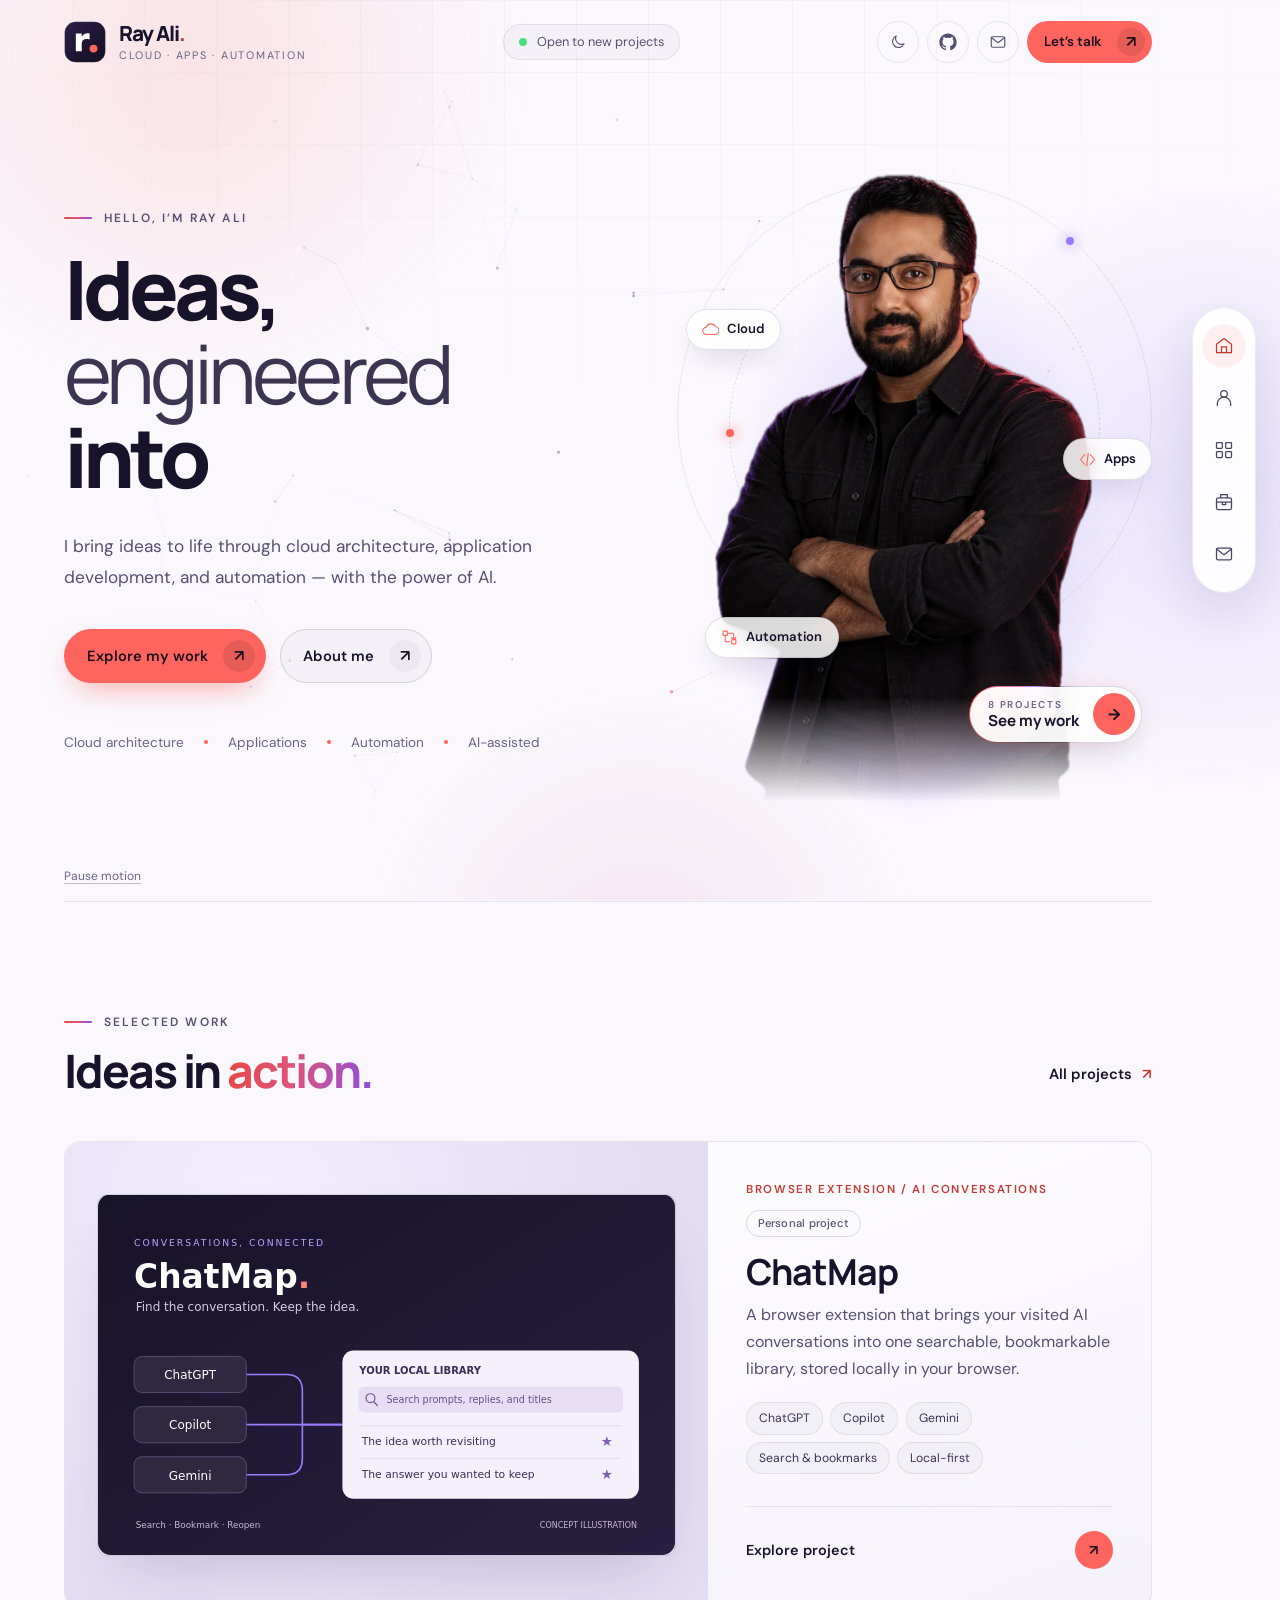
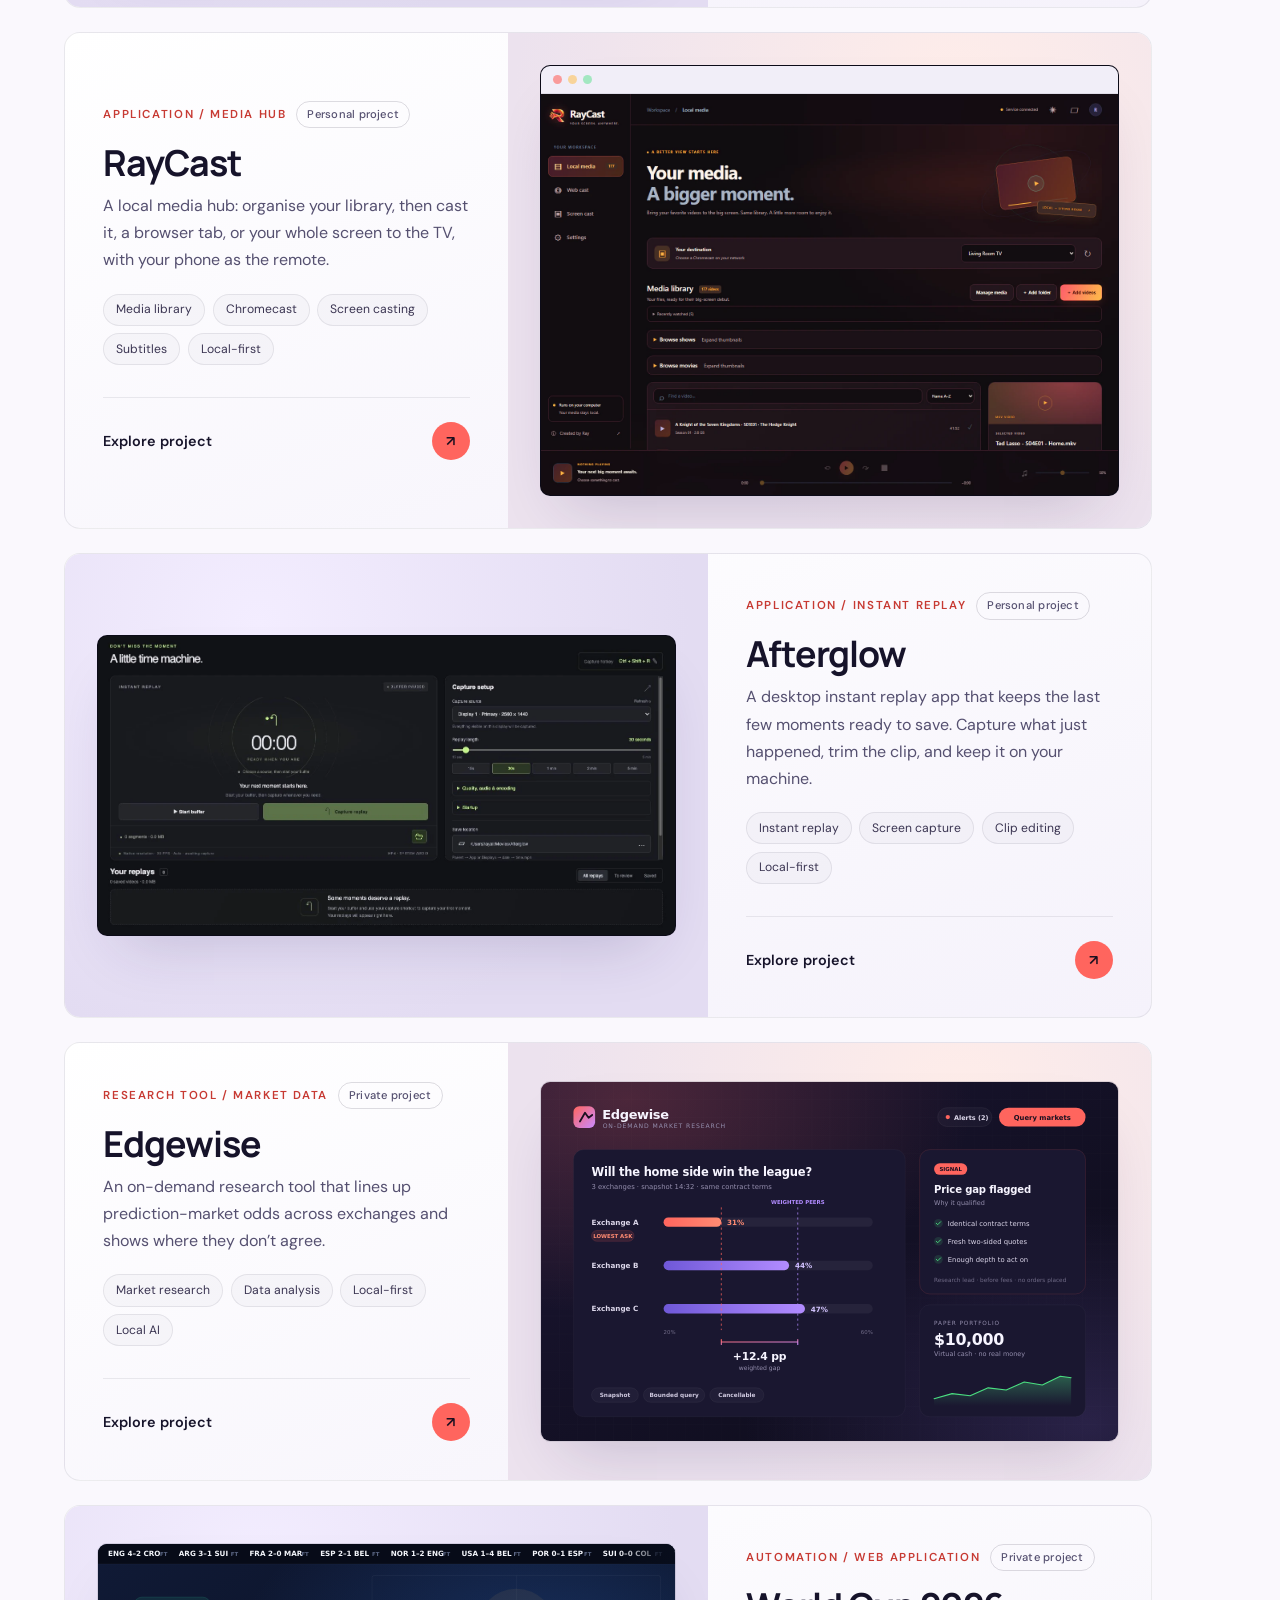
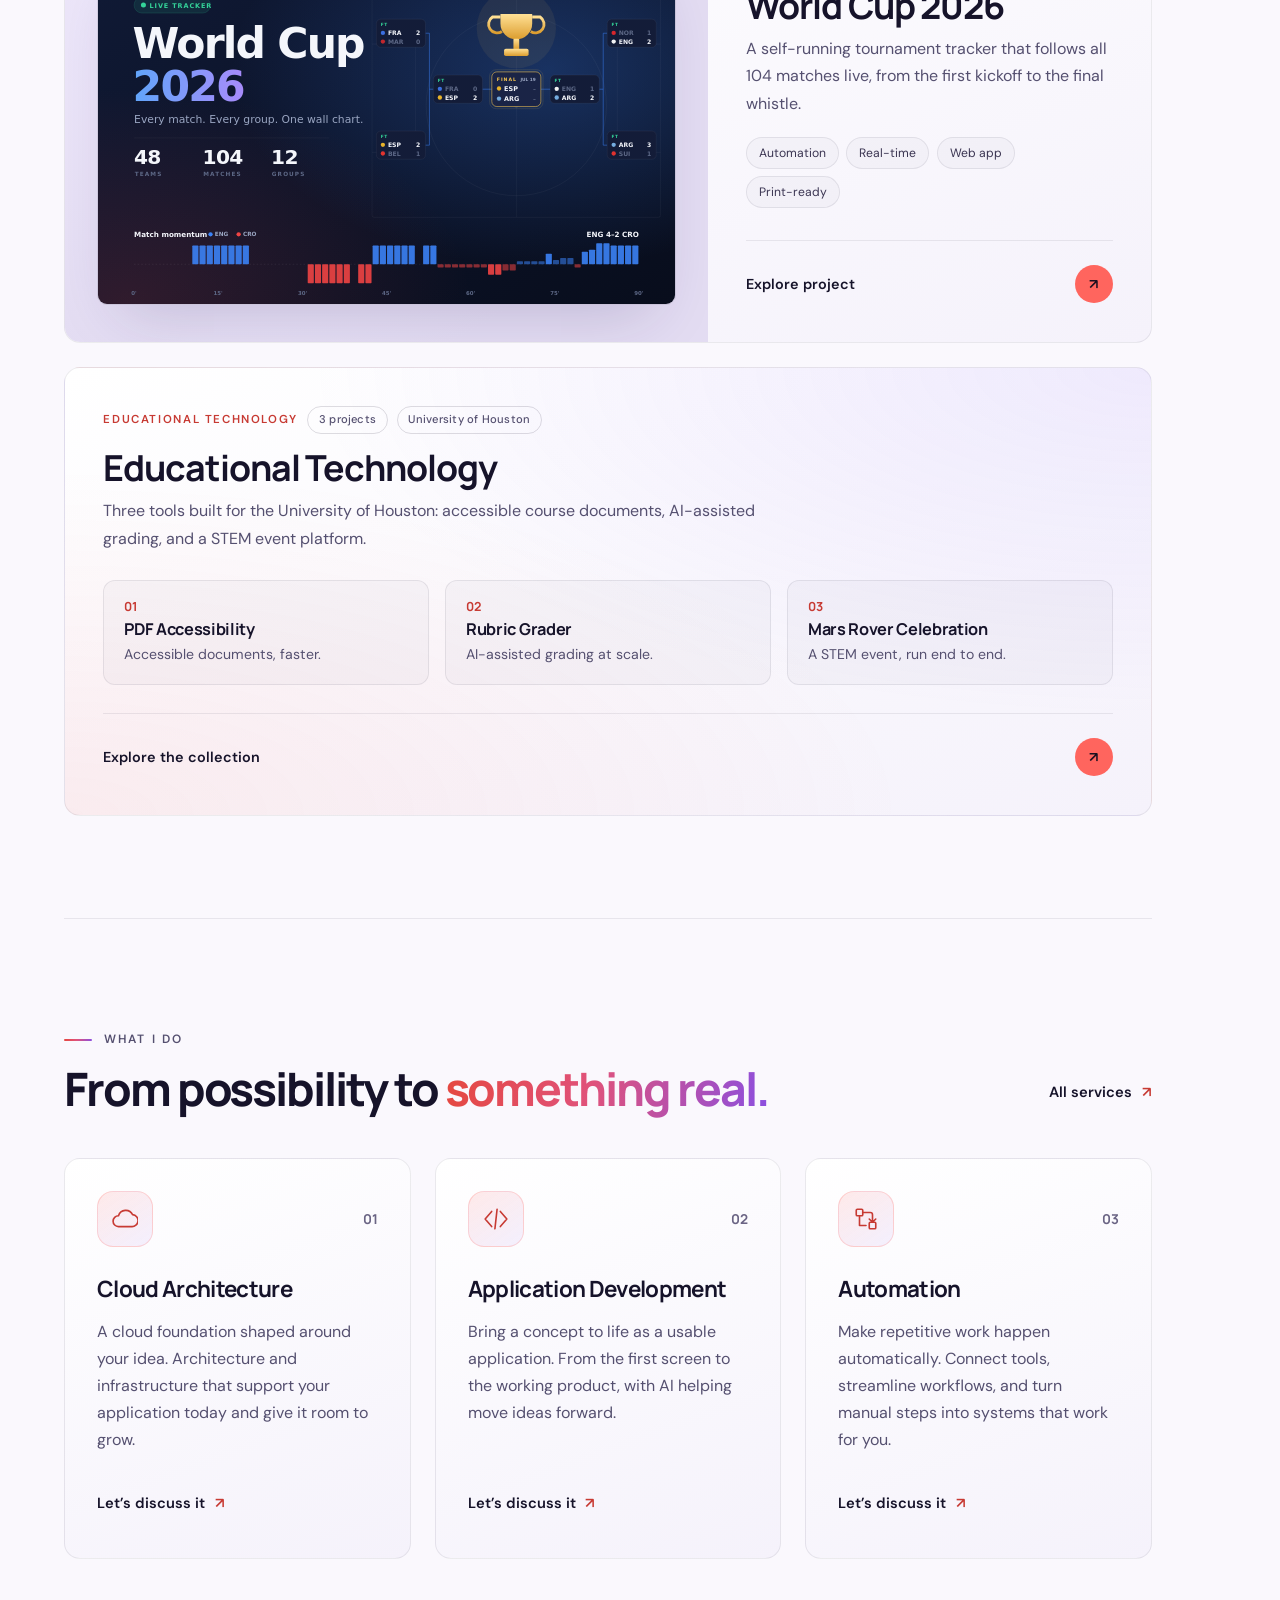
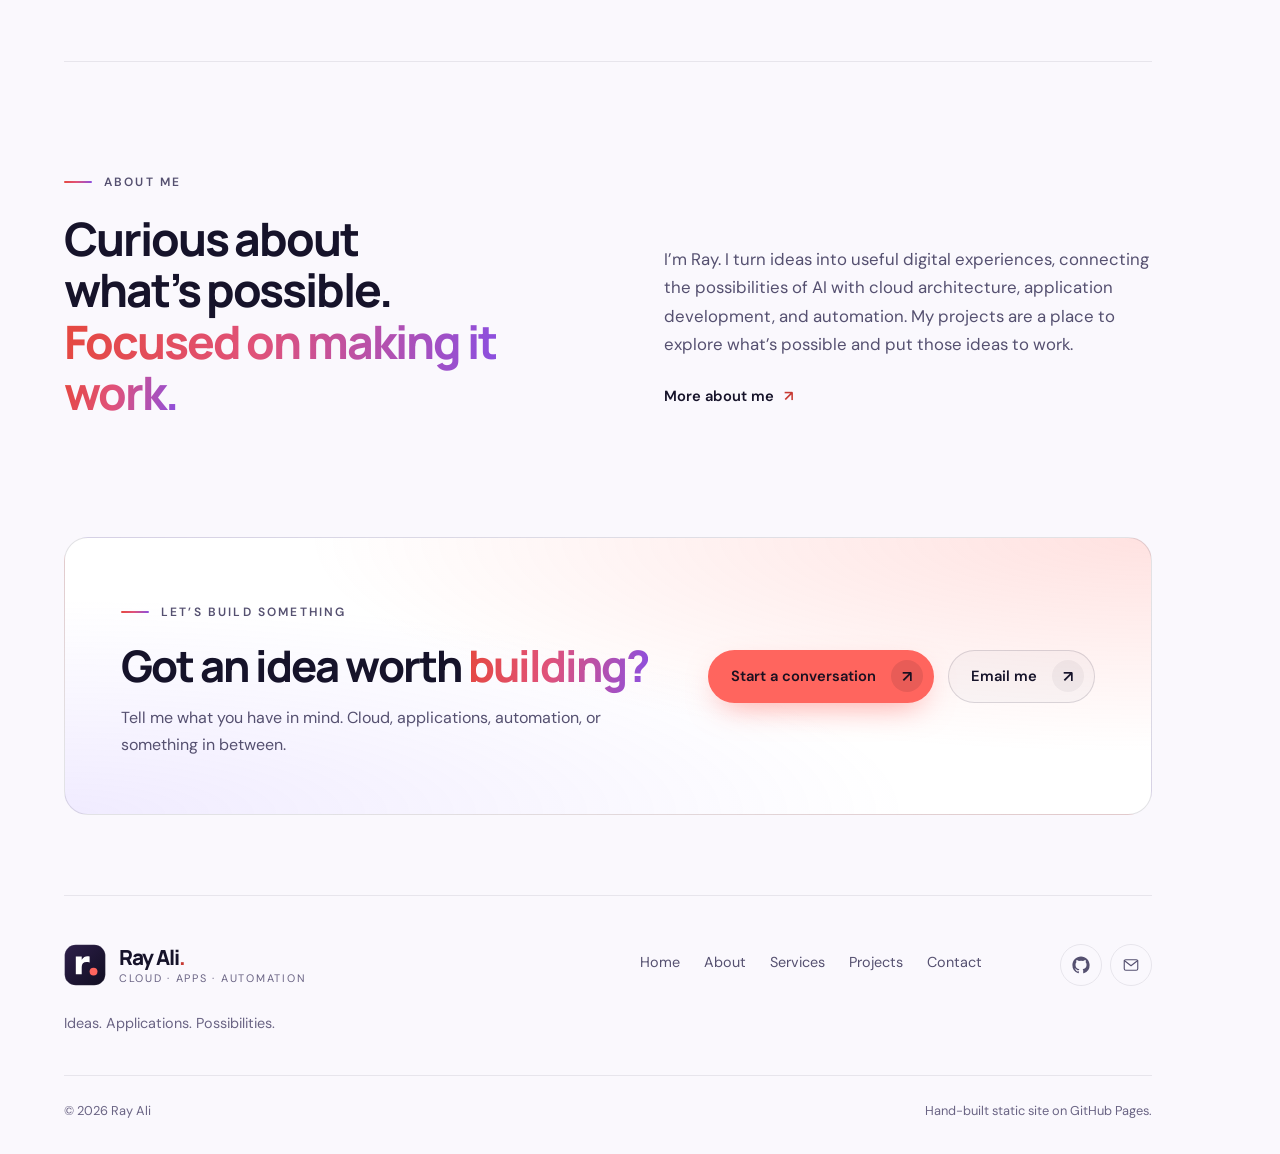
<file: index.html>
<!doctype html>
<html lang="en">
<head>
<meta charset="utf-8">
<meta name="viewport" content="width=device-width, initial-scale=1">
<title>Ray Ali — Cloud, Applications &amp; Automation</title>
<meta name="description" content="I bring ideas to life through cloud architecture, application development, and automation — with the power of AI.">
<meta name="theme-color" content="#0e0c1d">
<meta property="og:type" content="website">
<meta property="og:site_name" content="Ray Ali">
<meta property="og:title" content="Ray Ali — Cloud, Applications &amp; Automation">
<meta property="og:description" content="I bring ideas to life through cloud architecture, application development, and automation — with the power of AI.">
<meta property="og:url" content="https://rayali.dev/">
<meta property="og:image" content="https://rayali.dev/assets/ray-portrait-noir.jpg">
<meta name="twitter:card" content="summary_large_image">
<link rel="icon" href="assets/favicon.svg" type="image/svg+xml">
<link rel="preconnect" href="https://fonts.googleapis.com">
<link rel="preconnect" href="https://fonts.gstatic.com" crossorigin>
<link rel="stylesheet" href="https://fonts.googleapis.com/css2?family=DM+Sans:opsz,wght@9..40,400;9..40,500;9..40,600&family=Manrope:wght@400;500;600;700;800&display=swap">
<link rel="stylesheet" href="assets/style.css">
<script>(function(){var d=document.documentElement,t;d.classList.add('js');try{t=localStorage.getItem('theme')}catch(e){}if(t!=='light'&&t!=='dark')t=matchMedia('(prefers-color-scheme: light)').matches?'light':'dark';d.dataset.theme=t})()</script>
<script src="assets/site.js" defer></script>
</head>
<body class="page-home">
<a class="skip" href="#main">Skip to content</a>
<div class="ambient" aria-hidden="true"><span></span><span></span><span></span></div>
<header class="site-header" data-header>
  <div class="header-inner">
    <a class="brand" href="index.html" aria-label="Ray Ali, home"><svg class="brand-mark" viewBox="0 0 64 64" aria-hidden="true"><defs><linearGradient id="bm-head" x1="0" y1="0" x2="1" y2="1"><stop offset="0" stop-color="#2d1f4a"/><stop offset="1" stop-color="#110e21"/></linearGradient></defs><rect x="1" y="1" width="62" height="62" rx="17" fill="url(#bm-head)" stroke="#ffffff26"/><path d="M18 46V19h9v5c3-5 7-6 12-5v9c-8-2-12 1-12 7v11z" fill="#fff"/><circle cx="45" cy="42" r="6" fill="#ff655e"/></svg><span class="brand-text"><strong>Ray Ali<span class="dot">.</span></strong><small>Cloud · Apps · Automation</small></span></a>
    <p class="status"><span class="pulse" aria-hidden="true"></span>Open to new projects</p>
    <div class="header-actions">
      <button class="icon-btn theme-toggle" type="button" data-theme-toggle aria-label="Switch to light theme"><svg class="icon-sun" viewBox="0 0 24 24" fill="none" stroke="currentColor" stroke-width="1.5" stroke-linecap="round" stroke-linejoin="round" aria-hidden="true"><circle cx="12" cy="12" r="4"/><path d="M12 2v2M12 20v2M4.9 4.9l1.4 1.4M17.7 17.7l1.4 1.4M2 12h2M20 12h2M4.9 19.1l1.4-1.4M17.7 6.3l1.4-1.4"/></svg><svg class="icon-moon" viewBox="0 0 24 24" fill="none" stroke="currentColor" stroke-width="1.5" stroke-linecap="round" stroke-linejoin="round" aria-hidden="true"><path d="M20 14.5A8 8 0 0 1 9.5 4a8 8 0 1 0 10.5 10.5Z"/></svg></button>
      <a class="icon-btn" href="https://github.com/itsRayAli" target="_blank" rel="noopener noreferrer" aria-label="GitHub profile (opens in a new tab)"><svg viewBox="0 0 24 24" fill="currentColor" aria-hidden="true"><path d="M12 .5C5.65.5.5 5.65.5 12a11.5 11.5 0 0 0 7.86 10.92c.58.1.79-.25.79-.56v-2c-3.2.7-3.88-1.37-3.88-1.37-.52-1.33-1.28-1.69-1.28-1.69-1.04-.71.08-.7.08-.7 1.16.08 1.77 1.19 1.77 1.19 1.03 1.76 2.7 1.25 3.36.96.1-.75.4-1.25.73-1.54-2.55-.29-5.24-1.28-5.24-5.68 0-1.26.45-2.28 1.19-3.09-.12-.29-.52-1.46.11-3.05 0 0 .97-.31 3.17 1.18a11 11 0 0 1 5.77 0c2.2-1.49 3.17-1.18 3.17-1.18.63 1.59.23 2.76.11 3.05.74.81 1.19 1.83 1.19 3.09 0 4.41-2.7 5.38-5.26 5.67.41.36.78 1.06.78 2.14v3.17c0 .31.21.67.8.56A11.5 11.5 0 0 0 23.5 12C23.5 5.65 18.35.5 12 .5Z"/></svg></a>
      <a class="icon-btn" href="mailto:hi@rayali.dev" aria-label="Email Ray Ali"><svg viewBox="0 0 24 24" fill="none" stroke="currentColor" stroke-width="1.5" stroke-linecap="round" stroke-linejoin="round" aria-hidden="true"><rect x="3" y="5" width="18" height="14" rx="2"/><path d="m3 6 9 7 9-7"/></svg></a>
      <a class="button button-sm" href="contact/">Let’s talk <span class="arrow" aria-hidden="true">↗</span></a>
    </div>
  </div>
</header>
<nav class="dock" aria-label="Main navigation"><a href="index.html" aria-current="page"><svg viewBox="0 0 24 24" fill="none" stroke="currentColor" stroke-width="1.5" stroke-linecap="round" stroke-linejoin="round" aria-hidden="true"><path d="m3 10 9-7 9 7v10H3z"/><path d="M9 20v-7h6v7"/></svg><span>Home</span></a><a href="about/"><svg viewBox="0 0 24 24" fill="none" stroke="currentColor" stroke-width="1.5" stroke-linecap="round" stroke-linejoin="round" aria-hidden="true"><circle cx="12" cy="7" r="4"/><path d="M4 21v-2a8 8 0 0 1 16 0v2"/></svg><span>About</span></a><a href="services/"><svg viewBox="0 0 24 24" fill="none" stroke="currentColor" stroke-width="1.5" stroke-linecap="round" stroke-linejoin="round" aria-hidden="true"><rect x="3" y="3" width="7" height="7" rx="1"/><rect x="14" y="3" width="7" height="7" rx="1"/><rect x="3" y="14" width="7" height="7" rx="1"/><rect x="14" y="14" width="7" height="7" rx="1"/></svg><span>Services</span></a><a href="work/"><svg viewBox="0 0 24 24" fill="none" stroke="currentColor" stroke-width="1.5" stroke-linecap="round" stroke-linejoin="round" aria-hidden="true"><rect x="3" y="7" width="18" height="14" rx="2"/><path d="M8 7V3h8v4M3 12h18M10 12v3h4v-3"/></svg><span>Projects</span></a><a href="contact/"><svg viewBox="0 0 24 24" fill="none" stroke="currentColor" stroke-width="1.5" stroke-linecap="round" stroke-linejoin="round" aria-hidden="true"><rect x="3" y="5" width="18" height="14" rx="2"/><path d="m3 6 9 7 9-7"/></svg><span>Contact</span></a></nav>
<div class="site-shell">
<main id="main">
<section class="hero" data-hero>
  <canvas class="particles" data-particles aria-hidden="true"></canvas>
  <div class="hero-copy">
    <p class="eyebrow">Hello, I’m Ray Ali</p>
    <h1 class="hero-title"><span class="sr-only">Ideas, engineered into reality.</span><span aria-hidden="true">Ideas, <span class="soft">engineered</span><br>into <span class="rotator" data-rotate="[&quot;reality.&quot;, &quot;the cloud.&quot;, &quot;apps.&quot;, &quot;automation.&quot;, &quot;reality.&quot;]">reality.</span></span></h1>
    <p class="lead">I bring ideas to life through cloud architecture, application development, and automation — with the power of AI.</p>
    <div class="actions"><a class="button" href="work/">Explore my work <span class="arrow" aria-hidden="true">↗</span></a><a class="button secondary" href="about/">About me <span class="arrow" aria-hidden="true">↗</span></a></div>
    <ul class="focus-list" aria-label="Focus areas"><li>Cloud architecture</li><li>Applications</li><li>Automation</li><li>AI-assisted</li></ul>
  </div>
  <div class="portrait portrait-hero"><div class="rings" aria-hidden="true"><span></span><span></span></div><img class="portrait-dark" src="assets/ray-portrait-noir.jpg" alt="AI-generated portrait of Ray Ali standing with his arms crossed" width="1024" height="1536" loading="lazy" fetchpriority="high"><img class="portrait-light" src="assets/ray-portrait-light.webp" alt="AI-generated portrait of Ray Ali standing with his arms crossed" width="1024" height="1536" loading="lazy" fetchpriority="high"><span class="chip chip-0" aria-hidden="true"><svg viewBox="0 0 24 24" fill="none" stroke="currentColor" stroke-width="1.5" stroke-linecap="round" stroke-linejoin="round" aria-hidden="true"><path d="M6 19a5 5 0 1 1 0-10 7 7 0 0 1 13-1 5.5 5.5 0 0 1-1 11Z"/></svg>Cloud</span><span class="chip chip-1" aria-hidden="true"><svg viewBox="0 0 24 24" fill="none" stroke="currentColor" stroke-width="1.5" stroke-linecap="round" stroke-linejoin="round" aria-hidden="true"><path d="m8 5-6 7 6 7m8-14 6 7-6 7m-3-16-2 18"/></svg>Apps</span><span class="chip chip-2" aria-hidden="true"><svg viewBox="0 0 24 24" fill="none" stroke="currentColor" stroke-width="1.5" stroke-linecap="round" stroke-linejoin="round" aria-hidden="true"><rect x="3" y="3" width="6" height="6" rx="1"/><rect x="15" y="15" width="6" height="6" rx="1"/><path d="M9 6h7a2 2 0 0 1 2 2v7M15 12l3 3 3-3M6 9v9h6"/></svg>Automation</span><a class="work-cta" href="work/"><span class="work-cta-label"><small>8 projects</small>See my work</span><span class="work-cta-arrow" aria-hidden="true"><i>→</i><i>→</i></span></a></div>
  <button class="motion-toggle" type="button" data-motion-toggle aria-pressed="false">Pause motion</button>
</section>
<section class="section">
  <div class="section-heading reveal"><div><p class="eyebrow">Selected work</p><h2>Ideas in <em>action.</em></h2></div><a class="text-link" href="work/">All projects <span class="arrow" aria-hidden="true">↗</span></a></div>
  <div class="project-grid"><a class="project-card reveal featured" href="projects/chatmap/"><div class="card-cover"><img class="art" src="assets/chatmap/cover.svg" alt="ChatMap illustration connecting ChatGPT, Copilot, and Gemini to a local library with search and bookmarks" loading="lazy"></div><div class="card-copy"><p class="card-meta"><span>Browser extension / AI conversations</span><span class="pill">Personal project</span></p><h3>ChatMap</h3><p class="card-summary">A browser extension that brings your visited AI conversations into one searchable, bookmarkable library, stored locally in your browser.</p><ul class="tags" aria-label="Tags"><li>ChatGPT</li><li>Copilot</li><li>Gemini</li><li>Search &amp; bookmarks</li><li>Local-first</li></ul><span class="card-action">Explore project <span class="arrow" aria-hidden="true">↗</span></span></div></a><a class="project-card reveal featured reverse" href="projects/raycast/"><div class="card-cover"><div class="window"><div class="window-bar" aria-hidden="true"><i></i><i></i><i></i></div><picture><source srcset="assets/raycast/RAYCAST.webp" type="image/webp"><img src="assets/raycast/RAYCAST.png" alt="RayCast local media library with Chromecast destination, video list, and player controls" loading="lazy" width="1440" height="1000"></picture></div></div><div class="card-copy"><p class="card-meta"><span>Application / Media hub</span><span class="pill">Personal project</span></p><h3>RayCast</h3><p class="card-summary">A local media hub: organise your library, then cast it, a browser tab, or your whole screen to the TV, with your phone as the remote.</p><ul class="tags" aria-label="Tags"><li>Media library</li><li>Chromecast</li><li>Screen casting</li><li>Subtitles</li><li>Local-first</li></ul><span class="card-action">Explore project <span class="arrow" aria-hidden="true">↗</span></span></div></a><a class="project-card reveal featured" href="projects/afterglow/"><div class="card-cover"><div class="window"><picture><source srcset="assets/afterglow/workspace.webp" type="image/webp"><img src="assets/afterglow/workspace.png" alt="Afterglow Original theme showing the paused replay buffer, capture setup, replay length controls, and local replay library" loading="lazy" width="1349" height="698"></picture></div></div><div class="card-copy"><p class="card-meta"><span>Application / Instant replay</span><span class="pill">Personal project</span></p><h3>Afterglow</h3><p class="card-summary">A desktop instant replay app that keeps the last few moments ready to save. Capture what just happened, trim the clip, and keep it on your machine.</p><ul class="tags" aria-label="Tags"><li>Instant replay</li><li>Screen capture</li><li>Clip editing</li><li>Local-first</li></ul><span class="card-action">Explore project <span class="arrow" aria-hidden="true">↗</span></span></div></a><a class="project-card reveal featured reverse" href="projects/edgewise/"><div class="card-cover"><img class="art" src="assets/edgewise/edgewise-illustration.svg" alt="Illustration of Edgewise comparing one prediction&#x27;s odds across three exchanges, with the price gap highlighted, a signal card, and a paper portfolio" loading="lazy"></div><div class="card-copy"><p class="card-meta"><span>Research tool / Market data</span><span class="pill">Private project</span></p><h3>Edgewise</h3><p class="card-summary">An on-demand research tool that lines up prediction-market odds across exchanges and shows where they don’t agree.</p><ul class="tags" aria-label="Tags"><li>Market research</li><li>Data analysis</li><li>Local-first</li><li>Local AI</li></ul><span class="card-action">Explore project <span class="arrow" aria-hidden="true">↗</span></span></div></a><a class="project-card reveal featured" href="projects/world-cup-2026/"><div class="card-cover"><img class="art" src="assets/worldcup/cover.svg" alt="World Cup 2026 cover: title with 48 teams, 104 matches and 12 groups, a knockout bracket leading to the final, and a match momentum chart" loading="lazy"></div><div class="card-copy"><p class="card-meta"><span>Automation / Web application</span><span class="pill">Private project</span></p><h3>World Cup 2026</h3><p class="card-summary">A self-running tournament tracker that follows all 104 matches live, from the first kickoff to the final whistle.</p><ul class="tags" aria-label="Tags"><li>Automation</li><li>Real-time</li><li>Web app</li><li>Print-ready</li></ul><span class="card-action">Explore project <span class="arrow" aria-hidden="true">↗</span></span></div></a><a class="project-card collection-card reveal" href="projects/edtech/"><div class="card-copy"><p class="card-meta"><span>Educational technology</span><span class="pill">3 projects</span><span class="pill">University of Houston</span></p><h3>Educational Technology</h3><p class="card-summary">Three tools built for the University of Houston: accessible course documents, AI-assisted grading, and a STEM event platform.</p><ul class="collection-members"><li><span class="member-num">01</span><strong>PDF Accessibility</strong><span>Accessible documents, faster.</span></li><li><span class="member-num">02</span><strong>Rubric Grader</strong><span>AI-assisted grading at scale.</span></li><li><span class="member-num">03</span><strong>Mars Rover Celebration</strong><span>A STEM event, run end to end.</span></li></ul><span class="card-action">Explore the collection <span class="arrow" aria-hidden="true">↗</span></span></div></a></div>
</section>
<section class="section">
  <div class="section-heading reveal"><div><p class="eyebrow">What I do</p><h2>From possibility to <em>something real.</em></h2></div><a class="text-link" href="services/">All services <span class="arrow" aria-hidden="true">↗</span></a></div>
  <div class="services-grid"><article class="service-card reveal"><div class="service-top"><span class="service-icon"><svg viewBox="0 0 24 24" fill="none" stroke="currentColor" stroke-width="1.5" stroke-linecap="round" stroke-linejoin="round" aria-hidden="true"><path d="M6 19a5 5 0 1 1 0-10 7 7 0 0 1 13-1 5.5 5.5 0 0 1-1 11Z"/></svg></span><span class="service-num">01</span></div><h3>Cloud Architecture</h3><p>A cloud foundation shaped around your idea. Architecture and infrastructure that support your application today and give it room to grow.</p><a class="text-link" href="contact/?service=cloud">Let’s discuss it <span class="arrow" aria-hidden="true">↗</span></a></article><article class="service-card reveal"><div class="service-top"><span class="service-icon"><svg viewBox="0 0 24 24" fill="none" stroke="currentColor" stroke-width="1.5" stroke-linecap="round" stroke-linejoin="round" aria-hidden="true"><path d="m8 5-6 7 6 7m8-14 6 7-6 7m-3-16-2 18"/></svg></span><span class="service-num">02</span></div><h3>Application Development</h3><p>Bring a concept to life as a usable application. From the first screen to the working product, with AI helping move ideas forward.</p><a class="text-link" href="contact/?service=code">Let’s discuss it <span class="arrow" aria-hidden="true">↗</span></a></article><article class="service-card reveal"><div class="service-top"><span class="service-icon"><svg viewBox="0 0 24 24" fill="none" stroke="currentColor" stroke-width="1.5" stroke-linecap="round" stroke-linejoin="round" aria-hidden="true"><rect x="3" y="3" width="6" height="6" rx="1"/><rect x="15" y="15" width="6" height="6" rx="1"/><path d="M9 6h7a2 2 0 0 1 2 2v7M15 12l3 3 3-3M6 9v9h6"/></svg></span><span class="service-num">03</span></div><h3>Automation</h3><p>Make repetitive work happen automatically. Connect tools, streamline workflows, and turn manual steps into systems that work for you.</p><a class="text-link" href="contact/?service=flow">Let’s discuss it <span class="arrow" aria-hidden="true">↗</span></a></article></div>
</section>
<section class="section home-about reveal">
  <div><p class="eyebrow">About me</p><h2>Curious about what’s possible.<br><em>Focused on making it work.</em></h2></div>
  <div><p>I’m Ray. I turn ideas into useful digital experiences, connecting the possibilities of AI with cloud architecture, application development, and automation. My projects are a place to explore what’s possible and put those ideas to work.</p><a class="text-link" href="about/">More about me <span class="arrow" aria-hidden="true">↗</span></a></div>
</section>
<section class="cta-band reveal"><div><p class="eyebrow">Let’s build something</p><h2>Got an idea worth <em>building?</em></h2><p>Tell me what you have in mind. Cloud, applications, automation, or something in between.</p></div><div class="actions"><a class="button" href="contact/">Start a conversation <span class="arrow" aria-hidden="true">↗</span></a><a class="button secondary" href="mailto:hi@rayali.dev">Email me <span class="arrow" aria-hidden="true">↗</span></a></div></section>
</main>
<footer class="site-footer">
  <div class="footer-top">
    <div class="footer-brand"><a class="brand" href="index.html" aria-label="Ray Ali, home"><svg class="brand-mark" viewBox="0 0 64 64" aria-hidden="true"><defs><linearGradient id="bm-foot" x1="0" y1="0" x2="1" y2="1"><stop offset="0" stop-color="#2d1f4a"/><stop offset="1" stop-color="#110e21"/></linearGradient></defs><rect x="1" y="1" width="62" height="62" rx="17" fill="url(#bm-foot)" stroke="#ffffff26"/><path d="M18 46V19h9v5c3-5 7-6 12-5v9c-8-2-12 1-12 7v11z" fill="#fff"/><circle cx="45" cy="42" r="6" fill="#ff655e"/></svg><span class="brand-text"><strong>Ray Ali<span class="dot">.</span></strong><small>Cloud · Apps · Automation</small></span></a><p>Ideas. Applications. Possibilities.</p></div>
    <nav class="footer-nav" aria-label="Footer"><a href="index.html">Home</a><a href="about/">About</a><a href="services/">Services</a><a href="work/">Projects</a><a href="contact/">Contact</a></nav>
    <div class="footer-social">
      <a class="icon-btn" href="https://github.com/itsRayAli" target="_blank" rel="noopener noreferrer" aria-label="GitHub profile (opens in a new tab)"><svg viewBox="0 0 24 24" fill="currentColor" aria-hidden="true"><path d="M12 .5C5.65.5.5 5.65.5 12a11.5 11.5 0 0 0 7.86 10.92c.58.1.79-.25.79-.56v-2c-3.2.7-3.88-1.37-3.88-1.37-.52-1.33-1.28-1.69-1.28-1.69-1.04-.71.08-.7.08-.7 1.16.08 1.77 1.19 1.77 1.19 1.03 1.76 2.7 1.25 3.36.96.1-.75.4-1.25.73-1.54-2.55-.29-5.24-1.28-5.24-5.68 0-1.26.45-2.28 1.19-3.09-.12-.29-.52-1.46.11-3.05 0 0 .97-.31 3.17 1.18a11 11 0 0 1 5.77 0c2.2-1.49 3.17-1.18 3.17-1.18.63 1.59.23 2.76.11 3.05.74.81 1.19 1.83 1.19 3.09 0 4.41-2.7 5.38-5.26 5.67.41.36.78 1.06.78 2.14v3.17c0 .31.21.67.8.56A11.5 11.5 0 0 0 23.5 12C23.5 5.65 18.35.5 12 .5Z"/></svg></a>
      <a class="icon-btn" href="mailto:hi@rayali.dev" aria-label="Email Ray Ali"><svg viewBox="0 0 24 24" fill="none" stroke="currentColor" stroke-width="1.5" stroke-linecap="round" stroke-linejoin="round" aria-hidden="true"><rect x="3" y="5" width="18" height="14" rx="2"/><path d="m3 6 9 7 9-7"/></svg></a>
    </div>
  </div>
  <div class="footer-bottom"><span>© 2026 Ray Ali</span><span>Hand-built static site on GitHub Pages.</span></div>
</footer>
</div>
</body>
</html>
</file>
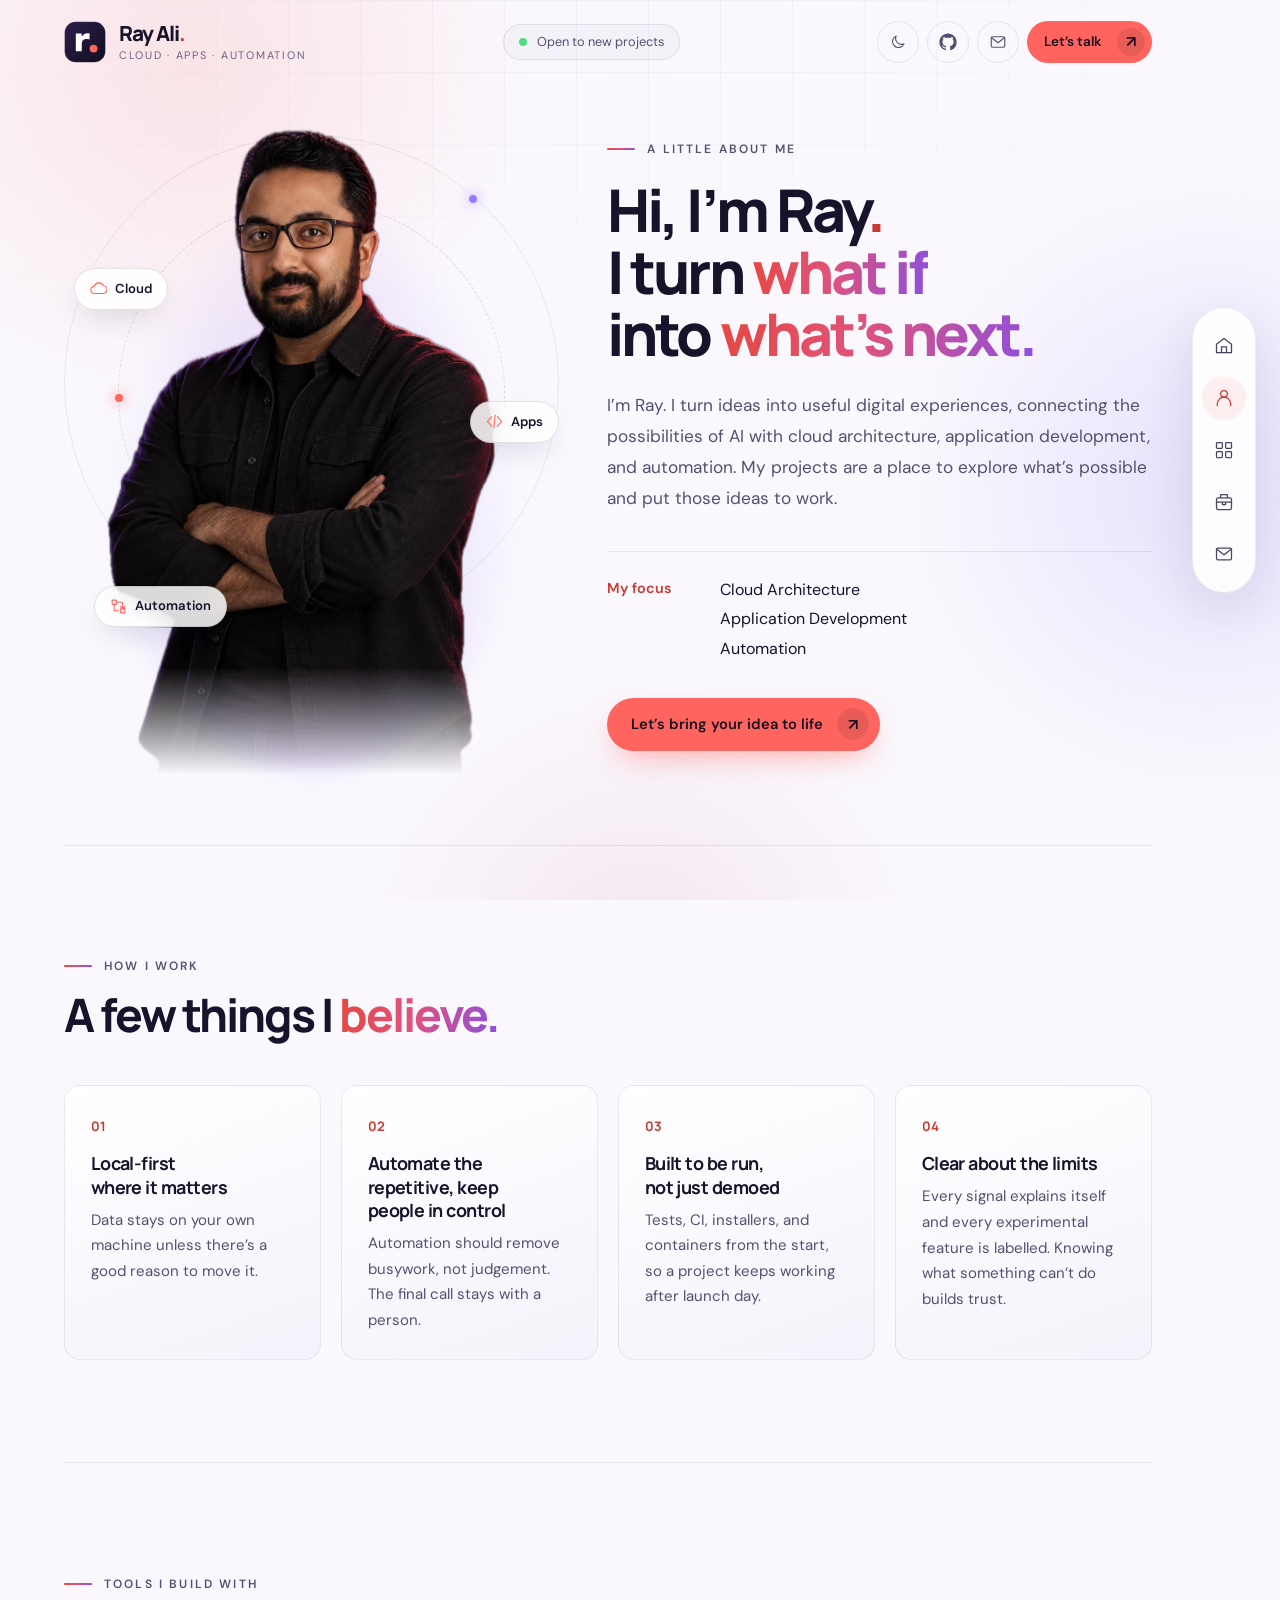
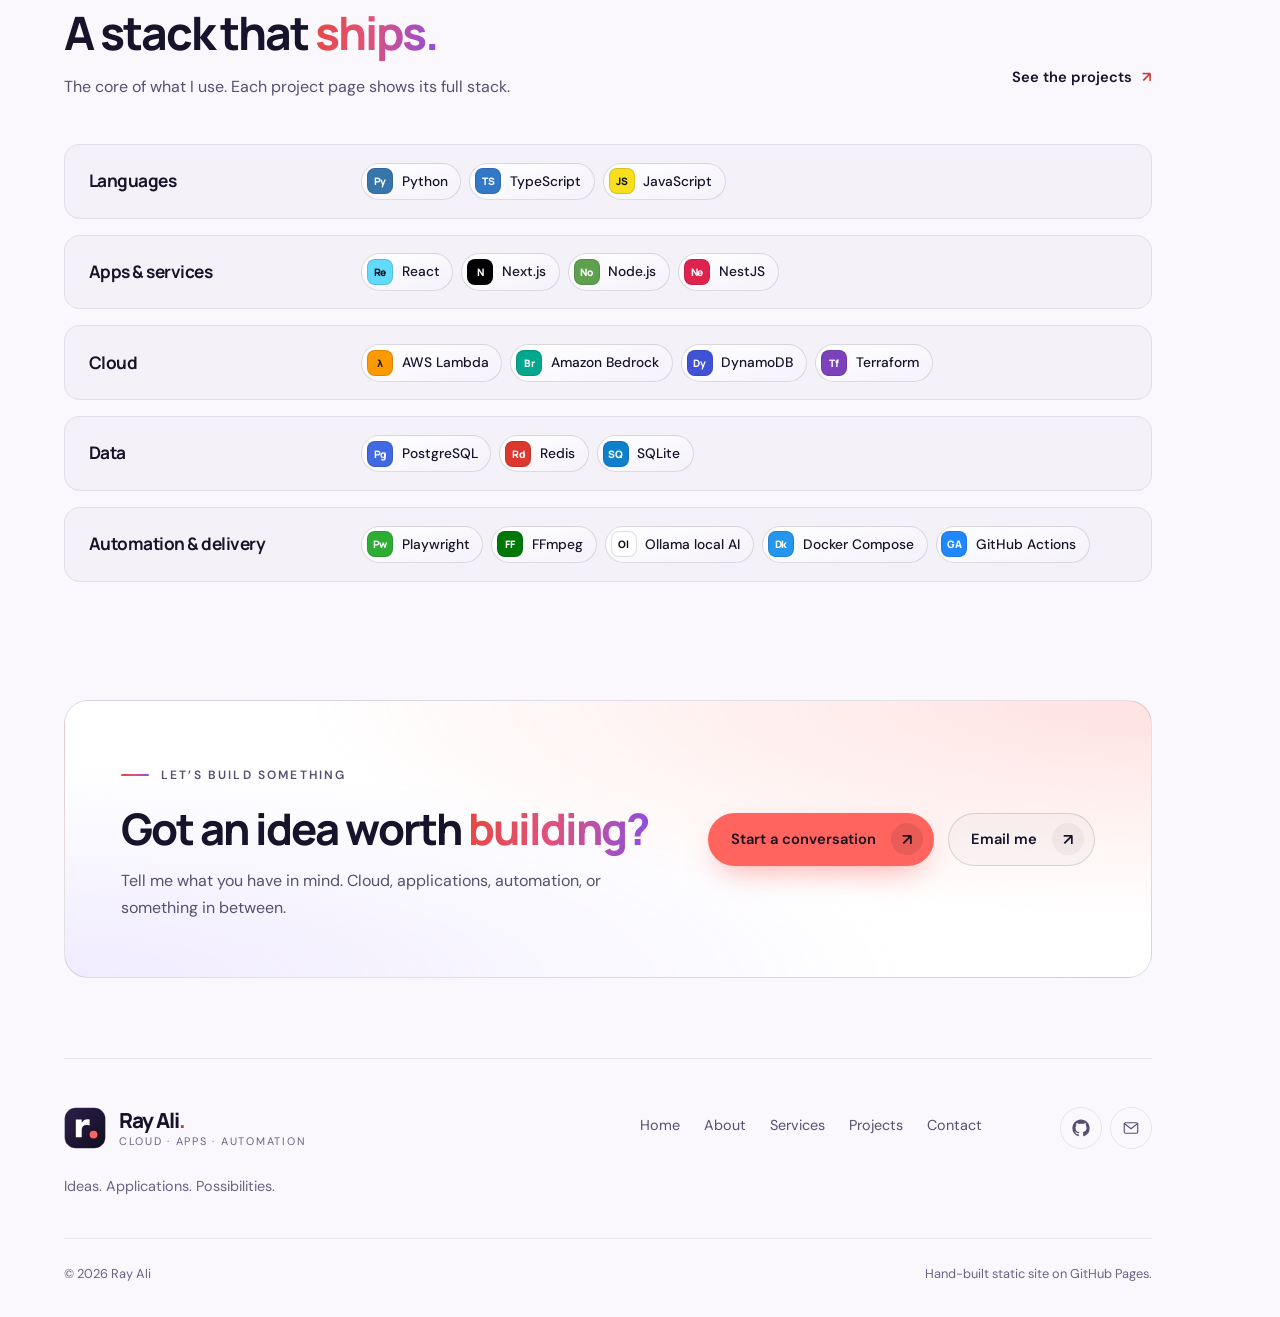
<file: about/index.html>
<!doctype html>
<html lang="en">
<head>
<meta charset="utf-8">
<meta name="viewport" content="width=device-width, initial-scale=1">
<title>About me — Ray Ali</title>
<meta name="description" content="I’m Ray. I turn ideas into useful digital experiences, connecting the possibilities of AI with cloud architecture, application development, and automation. My projects are a place to explore what’s possible and put those ideas to work.">
<meta name="theme-color" content="#0e0c1d">
<meta property="og:type" content="website">
<meta property="og:site_name" content="Ray Ali">
<meta property="og:title" content="About me — Ray Ali">
<meta property="og:description" content="I’m Ray. I turn ideas into useful digital experiences, connecting the possibilities of AI with cloud architecture, application development, and automation. My projects are a place to explore what’s possible and put those ideas to work.">
<meta property="og:url" content="https://rayali.dev/about/">
<meta property="og:image" content="https://rayali.dev/assets/ray-portrait-noir.jpg">
<meta name="twitter:card" content="summary_large_image">
<link rel="icon" href="../assets/favicon.svg" type="image/svg+xml">
<link rel="preconnect" href="https://fonts.googleapis.com">
<link rel="preconnect" href="https://fonts.gstatic.com" crossorigin>
<link rel="stylesheet" href="https://fonts.googleapis.com/css2?family=DM+Sans:opsz,wght@9..40,400;9..40,500;9..40,600&family=Manrope:wght@400;500;600;700;800&display=swap">
<link rel="stylesheet" href="../assets/style.css">
<script>(function(){var d=document.documentElement,t;d.classList.add('js');try{t=localStorage.getItem('theme')}catch(e){}if(t!=='light'&&t!=='dark')t=matchMedia('(prefers-color-scheme: light)').matches?'light':'dark';d.dataset.theme=t})()</script>
<script src="../assets/site.js" defer></script>
</head>
<body class="page-about">
<a class="skip" href="#main">Skip to content</a>
<div class="ambient" aria-hidden="true"><span></span><span></span><span></span></div>
<header class="site-header" data-header>
  <div class="header-inner">
    <a class="brand" href="../index.html" aria-label="Ray Ali, home"><svg class="brand-mark" viewBox="0 0 64 64" aria-hidden="true"><defs><linearGradient id="bm-head" x1="0" y1="0" x2="1" y2="1"><stop offset="0" stop-color="#2d1f4a"/><stop offset="1" stop-color="#110e21"/></linearGradient></defs><rect x="1" y="1" width="62" height="62" rx="17" fill="url(#bm-head)" stroke="#ffffff26"/><path d="M18 46V19h9v5c3-5 7-6 12-5v9c-8-2-12 1-12 7v11z" fill="#fff"/><circle cx="45" cy="42" r="6" fill="#ff655e"/></svg><span class="brand-text"><strong>Ray Ali<span class="dot">.</span></strong><small>Cloud · Apps · Automation</small></span></a>
    <p class="status"><span class="pulse" aria-hidden="true"></span>Open to new projects</p>
    <div class="header-actions">
      <button class="icon-btn theme-toggle" type="button" data-theme-toggle aria-label="Switch to light theme"><svg class="icon-sun" viewBox="0 0 24 24" fill="none" stroke="currentColor" stroke-width="1.5" stroke-linecap="round" stroke-linejoin="round" aria-hidden="true"><circle cx="12" cy="12" r="4"/><path d="M12 2v2M12 20v2M4.9 4.9l1.4 1.4M17.7 17.7l1.4 1.4M2 12h2M20 12h2M4.9 19.1l1.4-1.4M17.7 6.3l1.4-1.4"/></svg><svg class="icon-moon" viewBox="0 0 24 24" fill="none" stroke="currentColor" stroke-width="1.5" stroke-linecap="round" stroke-linejoin="round" aria-hidden="true"><path d="M20 14.5A8 8 0 0 1 9.5 4a8 8 0 1 0 10.5 10.5Z"/></svg></button>
      <a class="icon-btn" href="https://github.com/itsRayAli" target="_blank" rel="noopener noreferrer" aria-label="GitHub profile (opens in a new tab)"><svg viewBox="0 0 24 24" fill="currentColor" aria-hidden="true"><path d="M12 .5C5.65.5.5 5.65.5 12a11.5 11.5 0 0 0 7.86 10.92c.58.1.79-.25.79-.56v-2c-3.2.7-3.88-1.37-3.88-1.37-.52-1.33-1.28-1.69-1.28-1.69-1.04-.71.08-.7.08-.7 1.16.08 1.77 1.19 1.77 1.19 1.03 1.76 2.7 1.25 3.36.96.1-.75.4-1.25.73-1.54-2.55-.29-5.24-1.28-5.24-5.68 0-1.26.45-2.28 1.19-3.09-.12-.29-.52-1.46.11-3.05 0 0 .97-.31 3.17 1.18a11 11 0 0 1 5.77 0c2.2-1.49 3.17-1.18 3.17-1.18.63 1.59.23 2.76.11 3.05.74.81 1.19 1.83 1.19 3.09 0 4.41-2.7 5.38-5.26 5.67.41.36.78 1.06.78 2.14v3.17c0 .31.21.67.8.56A11.5 11.5 0 0 0 23.5 12C23.5 5.65 18.35.5 12 .5Z"/></svg></a>
      <a class="icon-btn" href="mailto:hi@rayali.dev" aria-label="Email Ray Ali"><svg viewBox="0 0 24 24" fill="none" stroke="currentColor" stroke-width="1.5" stroke-linecap="round" stroke-linejoin="round" aria-hidden="true"><rect x="3" y="5" width="18" height="14" rx="2"/><path d="m3 6 9 7 9-7"/></svg></a>
      <a class="button button-sm" href="../contact/">Let’s talk <span class="arrow" aria-hidden="true">↗</span></a>
    </div>
  </div>
</header>
<nav class="dock" aria-label="Main navigation"><a href="../index.html"><svg viewBox="0 0 24 24" fill="none" stroke="currentColor" stroke-width="1.5" stroke-linecap="round" stroke-linejoin="round" aria-hidden="true"><path d="m3 10 9-7 9 7v10H3z"/><path d="M9 20v-7h6v7"/></svg><span>Home</span></a><a href="../about/" aria-current="page"><svg viewBox="0 0 24 24" fill="none" stroke="currentColor" stroke-width="1.5" stroke-linecap="round" stroke-linejoin="round" aria-hidden="true"><circle cx="12" cy="7" r="4"/><path d="M4 21v-2a8 8 0 0 1 16 0v2"/></svg><span>About</span></a><a href="../services/"><svg viewBox="0 0 24 24" fill="none" stroke="currentColor" stroke-width="1.5" stroke-linecap="round" stroke-linejoin="round" aria-hidden="true"><rect x="3" y="3" width="7" height="7" rx="1"/><rect x="14" y="3" width="7" height="7" rx="1"/><rect x="3" y="14" width="7" height="7" rx="1"/><rect x="14" y="14" width="7" height="7" rx="1"/></svg><span>Services</span></a><a href="../work/"><svg viewBox="0 0 24 24" fill="none" stroke="currentColor" stroke-width="1.5" stroke-linecap="round" stroke-linejoin="round" aria-hidden="true"><rect x="3" y="7" width="18" height="14" rx="2"/><path d="M8 7V3h8v4M3 12h18M10 12v3h4v-3"/></svg><span>Projects</span></a><a href="../contact/"><svg viewBox="0 0 24 24" fill="none" stroke="currentColor" stroke-width="1.5" stroke-linecap="round" stroke-linejoin="round" aria-hidden="true"><rect x="3" y="5" width="18" height="14" rx="2"/><path d="m3 6 9 7 9-7"/></svg><span>Contact</span></a></nav>
<div class="site-shell">
<main id="main">
<section class="about-layout">
  <div class="portrait portrait-about"><div class="rings" aria-hidden="true"><span></span><span></span></div><img class="portrait-dark" src="../assets/ray-portrait-noir.jpg" alt="AI-generated portrait of Ray Ali standing with his arms crossed" width="1024" height="1536" loading="lazy" fetchpriority="high"><img class="portrait-light" src="../assets/ray-portrait-light.webp" alt="AI-generated portrait of Ray Ali standing with his arms crossed" width="1024" height="1536" loading="lazy" fetchpriority="high"><span class="chip chip-0" aria-hidden="true"><svg viewBox="0 0 24 24" fill="none" stroke="currentColor" stroke-width="1.5" stroke-linecap="round" stroke-linejoin="round" aria-hidden="true"><path d="M6 19a5 5 0 1 1 0-10 7 7 0 0 1 13-1 5.5 5.5 0 0 1-1 11Z"/></svg>Cloud</span><span class="chip chip-1" aria-hidden="true"><svg viewBox="0 0 24 24" fill="none" stroke="currentColor" stroke-width="1.5" stroke-linecap="round" stroke-linejoin="round" aria-hidden="true"><path d="m8 5-6 7 6 7m8-14 6 7-6 7m-3-16-2 18"/></svg>Apps</span><span class="chip chip-2" aria-hidden="true"><svg viewBox="0 0 24 24" fill="none" stroke="currentColor" stroke-width="1.5" stroke-linecap="round" stroke-linejoin="round" aria-hidden="true"><rect x="3" y="3" width="6" height="6" rx="1"/><rect x="15" y="15" width="6" height="6" rx="1"/><path d="M9 6h7a2 2 0 0 1 2 2v7M15 12l3 3 3-3M6 9v9h6"/></svg>Automation</span></div>
  <div class="about-copy">
    <p class="eyebrow">A little about me</p>
    <h1>Hi, I’m Ray<span class="dot">.</span><br>I turn <em>what if</em><br>into <em>what’s next.</em></h1>
    <p class="lead">I’m Ray. I turn ideas into useful digital experiences, connecting the possibilities of AI with cloud architecture, application development, and automation. My projects are a place to explore what’s possible and put those ideas to work.</p>
    <dl class="about-focus"><dt>My focus</dt><dd>Cloud Architecture</dd><dd>Application Development</dd><dd>Automation</dd></dl>
    <a class="button" href="../contact/">Let’s bring your idea to life <span class="arrow" aria-hidden="true">↗</span></a>
  </div>
</section>
<section class="section about-section" aria-labelledby="how-title"><div class="section-heading"><div><p class="eyebrow">How I work</p><h2 id="how-title">A few things I <em>believe.</em></h2></div></div><ol class="principles"><li class="principle reveal"><span class="principle-num">01</span><h3>Local-first where it matters</h3><p>Data stays on your own machine unless there’s a good reason to move it.</p></li><li class="principle reveal"><span class="principle-num">02</span><h3>Automate the repetitive, keep people in control</h3><p>Automation should remove busywork, not judgement. The final call stays with a person.</p></li><li class="principle reveal"><span class="principle-num">03</span><h3>Built to be run, not just demoed</h3><p>Tests, CI, installers, and containers from the start, so a project keeps working after launch day.</p></li><li class="principle reveal"><span class="principle-num">04</span><h3>Clear about the limits</h3><p>Every signal explains itself and every experimental feature is labelled. Knowing what something can’t do builds trust.</p></li></ol></section>
<section class="section about-section" aria-labelledby="tools-title"><div class="section-heading"><div><p class="eyebrow">Tools I build with</p><h2 id="tools-title">A stack that <em>ships.</em></h2><p class="section-lead">The core of what I use. Each project page shows its full stack.</p></div><a class="text-link" href="../work/">See the projects <span class="arrow" aria-hidden="true">↗</span></a></div><ul class="stack tech-groups"><li class="stack-layer reveal"><div class="stack-label"><div><h3>Languages</h3></div></div><ul class="tech-list" aria-label="Languages"><li class="tech" style="--c:#3776ab;--on:#ffffff"><span class="tech-mark" aria-hidden="true">Py</span><span class="tech-name">Python</span></li><li class="tech" style="--c:#3178c6;--on:#ffffff"><span class="tech-mark" aria-hidden="true">TS</span><span class="tech-name">TypeScript</span></li><li class="tech" style="--c:#f7df1e;--on:#10101a"><span class="tech-mark" aria-hidden="true">JS</span><span class="tech-name">JavaScript</span></li></ul></li><li class="stack-layer reveal"><div class="stack-label"><div><h3>Apps &amp; services</h3></div></div><ul class="tech-list" aria-label="Apps &amp; services"><li class="tech" style="--c:#61dafb;--on:#10101a"><span class="tech-mark" aria-hidden="true">Re</span><span class="tech-name">React</span></li><li class="tech" style="--c:#000000;--on:#ffffff"><span class="tech-mark" aria-hidden="true">N</span><span class="tech-name">Next.js</span></li><li class="tech" style="--c:#5fa04e;--on:#ffffff"><span class="tech-mark" aria-hidden="true">No</span><span class="tech-name">Node.js</span></li><li class="tech" style="--c:#e0234e;--on:#ffffff"><span class="tech-mark" aria-hidden="true">Ne</span><span class="tech-name">NestJS</span></li></ul></li><li class="stack-layer reveal"><div class="stack-label"><div><h3>Cloud</h3></div></div><ul class="tech-list" aria-label="Cloud"><li class="tech" style="--c:#ff9900;--on:#10101a"><span class="tech-mark" aria-hidden="true">λ</span><span class="tech-name">AWS Lambda</span></li><li class="tech" style="--c:#01a88d;--on:#ffffff"><span class="tech-mark" aria-hidden="true">Br</span><span class="tech-name">Amazon Bedrock</span></li><li class="tech" style="--c:#4053d6;--on:#ffffff"><span class="tech-mark" aria-hidden="true">Dy</span><span class="tech-name">DynamoDB</span></li><li class="tech" style="--c:#7b42bc;--on:#ffffff"><span class="tech-mark" aria-hidden="true">Tf</span><span class="tech-name">Terraform</span></li></ul></li><li class="stack-layer reveal"><div class="stack-label"><div><h3>Data</h3></div></div><ul class="tech-list" aria-label="Data"><li class="tech" style="--c:#4169e1;--on:#ffffff"><span class="tech-mark" aria-hidden="true">Pg</span><span class="tech-name">PostgreSQL</span></li><li class="tech" style="--c:#dc382d;--on:#ffffff"><span class="tech-mark" aria-hidden="true">Rd</span><span class="tech-name">Redis</span></li><li class="tech" style="--c:#0f80cc;--on:#ffffff"><span class="tech-mark" aria-hidden="true">SQ</span><span class="tech-name">SQLite</span></li></ul></li><li class="stack-layer reveal"><div class="stack-label"><div><h3>Automation &amp; delivery</h3></div></div><ul class="tech-list" aria-label="Automation &amp; delivery"><li class="tech" style="--c:#2ead33;--on:#ffffff"><span class="tech-mark" aria-hidden="true">Pw</span><span class="tech-name">Playwright</span></li><li class="tech" style="--c:#007808;--on:#ffffff"><span class="tech-mark" aria-hidden="true">FF</span><span class="tech-name">FFmpeg</span></li><li class="tech" style="--c:#ffffff;--on:#10101a"><span class="tech-mark" aria-hidden="true">Ol</span><span class="tech-name">Ollama local AI</span></li><li class="tech" style="--c:#2496ed;--on:#ffffff"><span class="tech-mark" aria-hidden="true">Dk</span><span class="tech-name">Docker Compose</span></li><li class="tech" style="--c:#2088ff;--on:#ffffff"><span class="tech-mark" aria-hidden="true">GA</span><span class="tech-name">GitHub Actions</span></li></ul></li></ul></section>


<section class="cta-band reveal"><div><p class="eyebrow">Let’s build something</p><h2>Got an idea worth <em>building?</em></h2><p>Tell me what you have in mind. Cloud, applications, automation, or something in between.</p></div><div class="actions"><a class="button" href="../contact/">Start a conversation <span class="arrow" aria-hidden="true">↗</span></a><a class="button secondary" href="mailto:hi@rayali.dev">Email me <span class="arrow" aria-hidden="true">↗</span></a></div></section>
</main>
<footer class="site-footer">
  <div class="footer-top">
    <div class="footer-brand"><a class="brand" href="../index.html" aria-label="Ray Ali, home"><svg class="brand-mark" viewBox="0 0 64 64" aria-hidden="true"><defs><linearGradient id="bm-foot" x1="0" y1="0" x2="1" y2="1"><stop offset="0" stop-color="#2d1f4a"/><stop offset="1" stop-color="#110e21"/></linearGradient></defs><rect x="1" y="1" width="62" height="62" rx="17" fill="url(#bm-foot)" stroke="#ffffff26"/><path d="M18 46V19h9v5c3-5 7-6 12-5v9c-8-2-12 1-12 7v11z" fill="#fff"/><circle cx="45" cy="42" r="6" fill="#ff655e"/></svg><span class="brand-text"><strong>Ray Ali<span class="dot">.</span></strong><small>Cloud · Apps · Automation</small></span></a><p>Ideas. Applications. Possibilities.</p></div>
    <nav class="footer-nav" aria-label="Footer"><a href="../index.html">Home</a><a href="../about/">About</a><a href="../services/">Services</a><a href="../work/">Projects</a><a href="../contact/">Contact</a></nav>
    <div class="footer-social">
      <a class="icon-btn" href="https://github.com/itsRayAli" target="_blank" rel="noopener noreferrer" aria-label="GitHub profile (opens in a new tab)"><svg viewBox="0 0 24 24" fill="currentColor" aria-hidden="true"><path d="M12 .5C5.65.5.5 5.65.5 12a11.5 11.5 0 0 0 7.86 10.92c.58.1.79-.25.79-.56v-2c-3.2.7-3.88-1.37-3.88-1.37-.52-1.33-1.28-1.69-1.28-1.69-1.04-.71.08-.7.08-.7 1.16.08 1.77 1.19 1.77 1.19 1.03 1.76 2.7 1.25 3.36.96.1-.75.4-1.25.73-1.54-2.55-.29-5.24-1.28-5.24-5.68 0-1.26.45-2.28 1.19-3.09-.12-.29-.52-1.46.11-3.05 0 0 .97-.31 3.17 1.18a11 11 0 0 1 5.77 0c2.2-1.49 3.17-1.18 3.17-1.18.63 1.59.23 2.76.11 3.05.74.81 1.19 1.83 1.19 3.09 0 4.41-2.7 5.38-5.26 5.67.41.36.78 1.06.78 2.14v3.17c0 .31.21.67.8.56A11.5 11.5 0 0 0 23.5 12C23.5 5.65 18.35.5 12 .5Z"/></svg></a>
      <a class="icon-btn" href="mailto:hi@rayali.dev" aria-label="Email Ray Ali"><svg viewBox="0 0 24 24" fill="none" stroke="currentColor" stroke-width="1.5" stroke-linecap="round" stroke-linejoin="round" aria-hidden="true"><rect x="3" y="5" width="18" height="14" rx="2"/><path d="m3 6 9 7 9-7"/></svg></a>
    </div>
  </div>
  <div class="footer-bottom"><span>© 2026 Ray Ali</span><span>Hand-built static site on GitHub Pages.</span></div>
</footer>
</div>
</body>
</html>
</file>
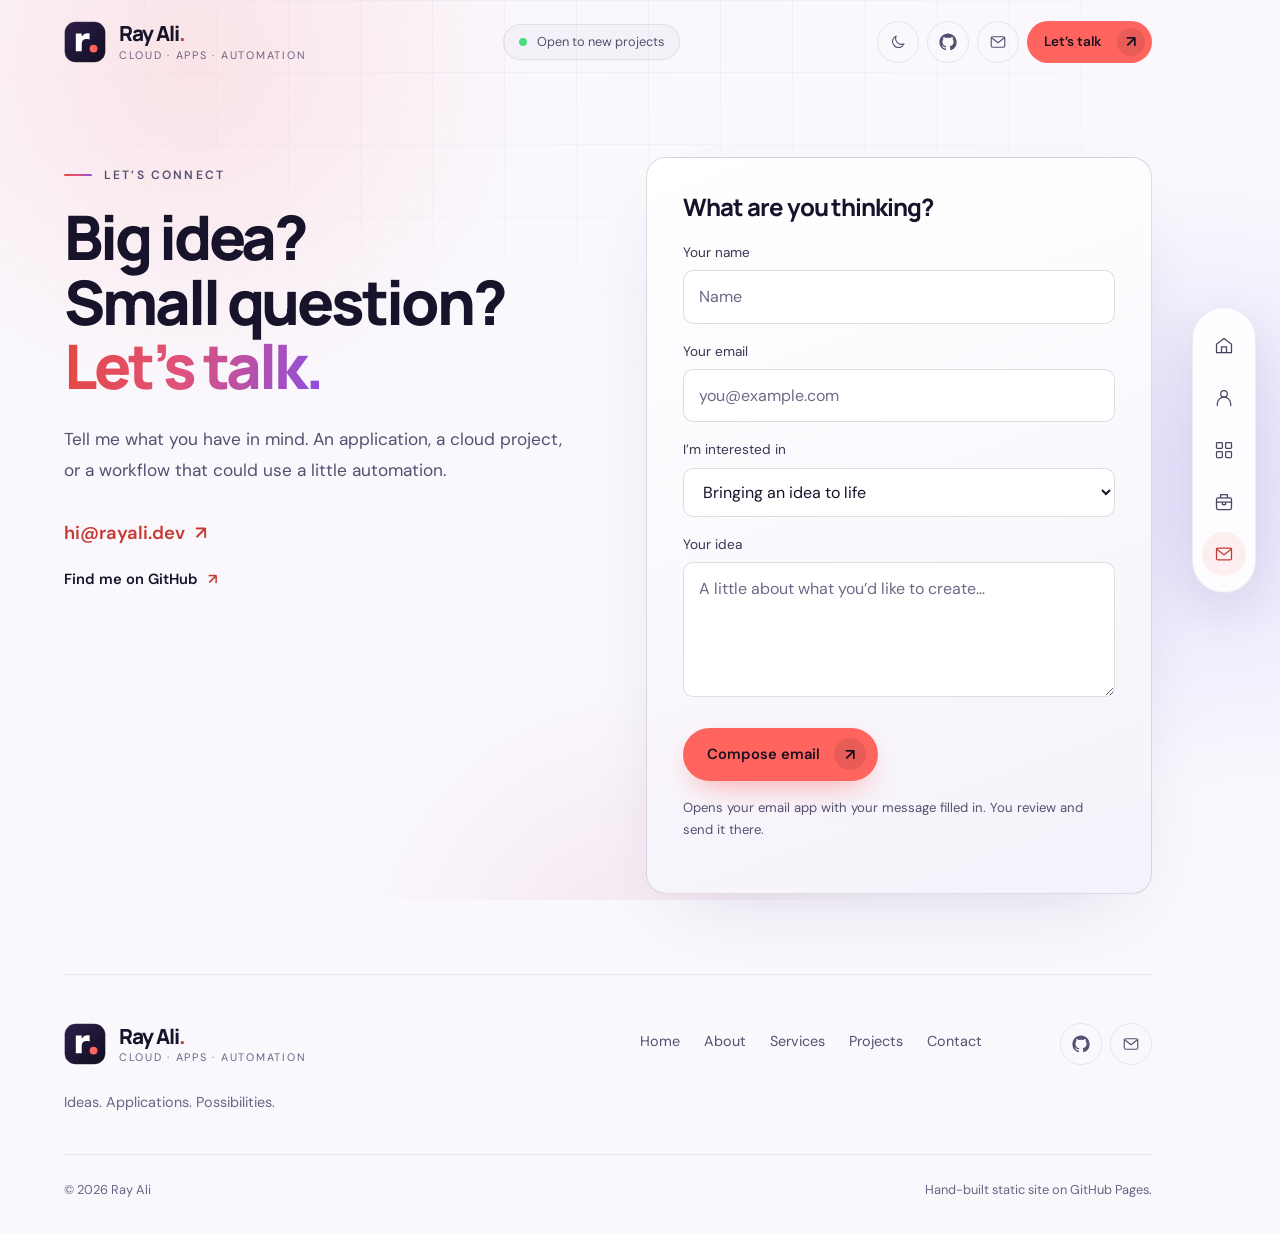
<file: contact/index.html>
<!doctype html>
<html lang="en">
<head>
<meta charset="utf-8">
<meta name="viewport" content="width=device-width, initial-scale=1">
<title>Contact — Ray Ali</title>
<meta name="description" content="I bring ideas to life through cloud architecture, application development, and automation — with the power of AI.">
<meta name="theme-color" content="#0e0c1d">
<meta property="og:type" content="website">
<meta property="og:site_name" content="Ray Ali">
<meta property="og:title" content="Contact — Ray Ali">
<meta property="og:description" content="I bring ideas to life through cloud architecture, application development, and automation — with the power of AI.">
<meta property="og:url" content="https://rayali.dev/contact/">
<meta property="og:image" content="https://rayali.dev/assets/ray-portrait-noir.jpg">
<meta name="twitter:card" content="summary_large_image">
<link rel="icon" href="../assets/favicon.svg" type="image/svg+xml">
<link rel="preconnect" href="https://fonts.googleapis.com">
<link rel="preconnect" href="https://fonts.gstatic.com" crossorigin>
<link rel="stylesheet" href="https://fonts.googleapis.com/css2?family=DM+Sans:opsz,wght@9..40,400;9..40,500;9..40,600&family=Manrope:wght@400;500;600;700;800&display=swap">
<link rel="stylesheet" href="../assets/style.css">
<script>(function(){var d=document.documentElement,t;d.classList.add('js');try{t=localStorage.getItem('theme')}catch(e){}if(t!=='light'&&t!=='dark')t=matchMedia('(prefers-color-scheme: light)').matches?'light':'dark';d.dataset.theme=t})()</script>
<script src="../assets/site.js" defer></script>
</head>
<body class="page-contact">
<a class="skip" href="#main">Skip to content</a>
<div class="ambient" aria-hidden="true"><span></span><span></span><span></span></div>
<header class="site-header" data-header>
  <div class="header-inner">
    <a class="brand" href="../index.html" aria-label="Ray Ali, home"><svg class="brand-mark" viewBox="0 0 64 64" aria-hidden="true"><defs><linearGradient id="bm-head" x1="0" y1="0" x2="1" y2="1"><stop offset="0" stop-color="#2d1f4a"/><stop offset="1" stop-color="#110e21"/></linearGradient></defs><rect x="1" y="1" width="62" height="62" rx="17" fill="url(#bm-head)" stroke="#ffffff26"/><path d="M18 46V19h9v5c3-5 7-6 12-5v9c-8-2-12 1-12 7v11z" fill="#fff"/><circle cx="45" cy="42" r="6" fill="#ff655e"/></svg><span class="brand-text"><strong>Ray Ali<span class="dot">.</span></strong><small>Cloud · Apps · Automation</small></span></a>
    <p class="status"><span class="pulse" aria-hidden="true"></span>Open to new projects</p>
    <div class="header-actions">
      <button class="icon-btn theme-toggle" type="button" data-theme-toggle aria-label="Switch to light theme"><svg class="icon-sun" viewBox="0 0 24 24" fill="none" stroke="currentColor" stroke-width="1.5" stroke-linecap="round" stroke-linejoin="round" aria-hidden="true"><circle cx="12" cy="12" r="4"/><path d="M12 2v2M12 20v2M4.9 4.9l1.4 1.4M17.7 17.7l1.4 1.4M2 12h2M20 12h2M4.9 19.1l1.4-1.4M17.7 6.3l1.4-1.4"/></svg><svg class="icon-moon" viewBox="0 0 24 24" fill="none" stroke="currentColor" stroke-width="1.5" stroke-linecap="round" stroke-linejoin="round" aria-hidden="true"><path d="M20 14.5A8 8 0 0 1 9.5 4a8 8 0 1 0 10.5 10.5Z"/></svg></button>
      <a class="icon-btn" href="https://github.com/itsRayAli" target="_blank" rel="noopener noreferrer" aria-label="GitHub profile (opens in a new tab)"><svg viewBox="0 0 24 24" fill="currentColor" aria-hidden="true"><path d="M12 .5C5.65.5.5 5.65.5 12a11.5 11.5 0 0 0 7.86 10.92c.58.1.79-.25.79-.56v-2c-3.2.7-3.88-1.37-3.88-1.37-.52-1.33-1.28-1.69-1.28-1.69-1.04-.71.08-.7.08-.7 1.16.08 1.77 1.19 1.77 1.19 1.03 1.76 2.7 1.25 3.36.96.1-.75.4-1.25.73-1.54-2.55-.29-5.24-1.28-5.24-5.68 0-1.26.45-2.28 1.19-3.09-.12-.29-.52-1.46.11-3.05 0 0 .97-.31 3.17 1.18a11 11 0 0 1 5.77 0c2.2-1.49 3.17-1.18 3.17-1.18.63 1.59.23 2.76.11 3.05.74.81 1.19 1.83 1.19 3.09 0 4.41-2.7 5.38-5.26 5.67.41.36.78 1.06.78 2.14v3.17c0 .31.21.67.8.56A11.5 11.5 0 0 0 23.5 12C23.5 5.65 18.35.5 12 .5Z"/></svg></a>
      <a class="icon-btn" href="mailto:hi@rayali.dev" aria-label="Email Ray Ali"><svg viewBox="0 0 24 24" fill="none" stroke="currentColor" stroke-width="1.5" stroke-linecap="round" stroke-linejoin="round" aria-hidden="true"><rect x="3" y="5" width="18" height="14" rx="2"/><path d="m3 6 9 7 9-7"/></svg></a>
      <a class="button button-sm" href="../contact/">Let’s talk <span class="arrow" aria-hidden="true">↗</span></a>
    </div>
  </div>
</header>
<nav class="dock" aria-label="Main navigation"><a href="../index.html"><svg viewBox="0 0 24 24" fill="none" stroke="currentColor" stroke-width="1.5" stroke-linecap="round" stroke-linejoin="round" aria-hidden="true"><path d="m3 10 9-7 9 7v10H3z"/><path d="M9 20v-7h6v7"/></svg><span>Home</span></a><a href="../about/"><svg viewBox="0 0 24 24" fill="none" stroke="currentColor" stroke-width="1.5" stroke-linecap="round" stroke-linejoin="round" aria-hidden="true"><circle cx="12" cy="7" r="4"/><path d="M4 21v-2a8 8 0 0 1 16 0v2"/></svg><span>About</span></a><a href="../services/"><svg viewBox="0 0 24 24" fill="none" stroke="currentColor" stroke-width="1.5" stroke-linecap="round" stroke-linejoin="round" aria-hidden="true"><rect x="3" y="3" width="7" height="7" rx="1"/><rect x="14" y="3" width="7" height="7" rx="1"/><rect x="3" y="14" width="7" height="7" rx="1"/><rect x="14" y="14" width="7" height="7" rx="1"/></svg><span>Services</span></a><a href="../work/"><svg viewBox="0 0 24 24" fill="none" stroke="currentColor" stroke-width="1.5" stroke-linecap="round" stroke-linejoin="round" aria-hidden="true"><rect x="3" y="7" width="18" height="14" rx="2"/><path d="M8 7V3h8v4M3 12h18M10 12v3h4v-3"/></svg><span>Projects</span></a><a href="../contact/" aria-current="page"><svg viewBox="0 0 24 24" fill="none" stroke="currentColor" stroke-width="1.5" stroke-linecap="round" stroke-linejoin="round" aria-hidden="true"><rect x="3" y="5" width="18" height="14" rx="2"/><path d="m3 6 9 7 9-7"/></svg><span>Contact</span></a></nav>
<div class="site-shell">
<main id="main" class="contact-layout">
<section>
  <p class="eyebrow">Let’s connect</p>
  <h1>Big idea?<br>Small question?<br><em>Let’s talk.</em></h1>
  <p class="lead">Tell me what you have in mind. An application, a cloud project, or a workflow that could use a little automation.</p>
  <a class="email-link" href="mailto:hi@rayali.dev">hi@rayali.dev <span class="arrow" aria-hidden="true">↗</span></a>
  <a class="text-link" href="https://github.com/itsRayAli" target="_blank" rel="noopener noreferrer">Find me on GitHub <span class="arrow" aria-hidden="true">↗</span></a>
</section>
<form id="contact-form" data-email="hi@rayali.dev">
  <h2>What are you thinking?</h2>
  <label for="name">Your name</label><input id="name" name="name" autocomplete="name" required placeholder="Name">
  <label for="email">Your email</label><input id="email" name="email" type="email" autocomplete="email" required placeholder="you@example.com">
  <label for="service">I’m interested in</label><select id="service" name="service"><option value="idea">Bringing an idea to life</option><option value="cloud">Cloud Architecture</option><option value="code">Application Development</option><option value="flow">Automation</option></select>
  <label for="message">Your idea</label><textarea id="message" name="message" rows="4" required placeholder="A little about what you’d like to create…"></textarea>
  <button class="button" type="submit">Compose email <span class="arrow" aria-hidden="true">↗</span></button>
  <p class="form-note">Opens your email app with your message filled in. You review and send it there.</p>
  <p id="form-status" role="status"></p>
</form>
</main>
<footer class="site-footer">
  <div class="footer-top">
    <div class="footer-brand"><a class="brand" href="../index.html" aria-label="Ray Ali, home"><svg class="brand-mark" viewBox="0 0 64 64" aria-hidden="true"><defs><linearGradient id="bm-foot" x1="0" y1="0" x2="1" y2="1"><stop offset="0" stop-color="#2d1f4a"/><stop offset="1" stop-color="#110e21"/></linearGradient></defs><rect x="1" y="1" width="62" height="62" rx="17" fill="url(#bm-foot)" stroke="#ffffff26"/><path d="M18 46V19h9v5c3-5 7-6 12-5v9c-8-2-12 1-12 7v11z" fill="#fff"/><circle cx="45" cy="42" r="6" fill="#ff655e"/></svg><span class="brand-text"><strong>Ray Ali<span class="dot">.</span></strong><small>Cloud · Apps · Automation</small></span></a><p>Ideas. Applications. Possibilities.</p></div>
    <nav class="footer-nav" aria-label="Footer"><a href="../index.html">Home</a><a href="../about/">About</a><a href="../services/">Services</a><a href="../work/">Projects</a><a href="../contact/">Contact</a></nav>
    <div class="footer-social">
      <a class="icon-btn" href="https://github.com/itsRayAli" target="_blank" rel="noopener noreferrer" aria-label="GitHub profile (opens in a new tab)"><svg viewBox="0 0 24 24" fill="currentColor" aria-hidden="true"><path d="M12 .5C5.65.5.5 5.65.5 12a11.5 11.5 0 0 0 7.86 10.92c.58.1.79-.25.79-.56v-2c-3.2.7-3.88-1.37-3.88-1.37-.52-1.33-1.28-1.69-1.28-1.69-1.04-.71.08-.7.08-.7 1.16.08 1.77 1.19 1.77 1.19 1.03 1.76 2.7 1.25 3.36.96.1-.75.4-1.25.73-1.54-2.55-.29-5.24-1.28-5.24-5.68 0-1.26.45-2.28 1.19-3.09-.12-.29-.52-1.46.11-3.05 0 0 .97-.31 3.17 1.18a11 11 0 0 1 5.77 0c2.2-1.49 3.17-1.18 3.17-1.18.63 1.59.23 2.76.11 3.05.74.81 1.19 1.83 1.19 3.09 0 4.41-2.7 5.38-5.26 5.67.41.36.78 1.06.78 2.14v3.17c0 .31.21.67.8.56A11.5 11.5 0 0 0 23.5 12C23.5 5.65 18.35.5 12 .5Z"/></svg></a>
      <a class="icon-btn" href="mailto:hi@rayali.dev" aria-label="Email Ray Ali"><svg viewBox="0 0 24 24" fill="none" stroke="currentColor" stroke-width="1.5" stroke-linecap="round" stroke-linejoin="round" aria-hidden="true"><rect x="3" y="5" width="18" height="14" rx="2"/><path d="m3 6 9 7 9-7"/></svg></a>
    </div>
  </div>
  <div class="footer-bottom"><span>© 2026 Ray Ali</span><span>Hand-built static site on GitHub Pages.</span></div>
</footer>
</div>
</body>
</html>
</file>
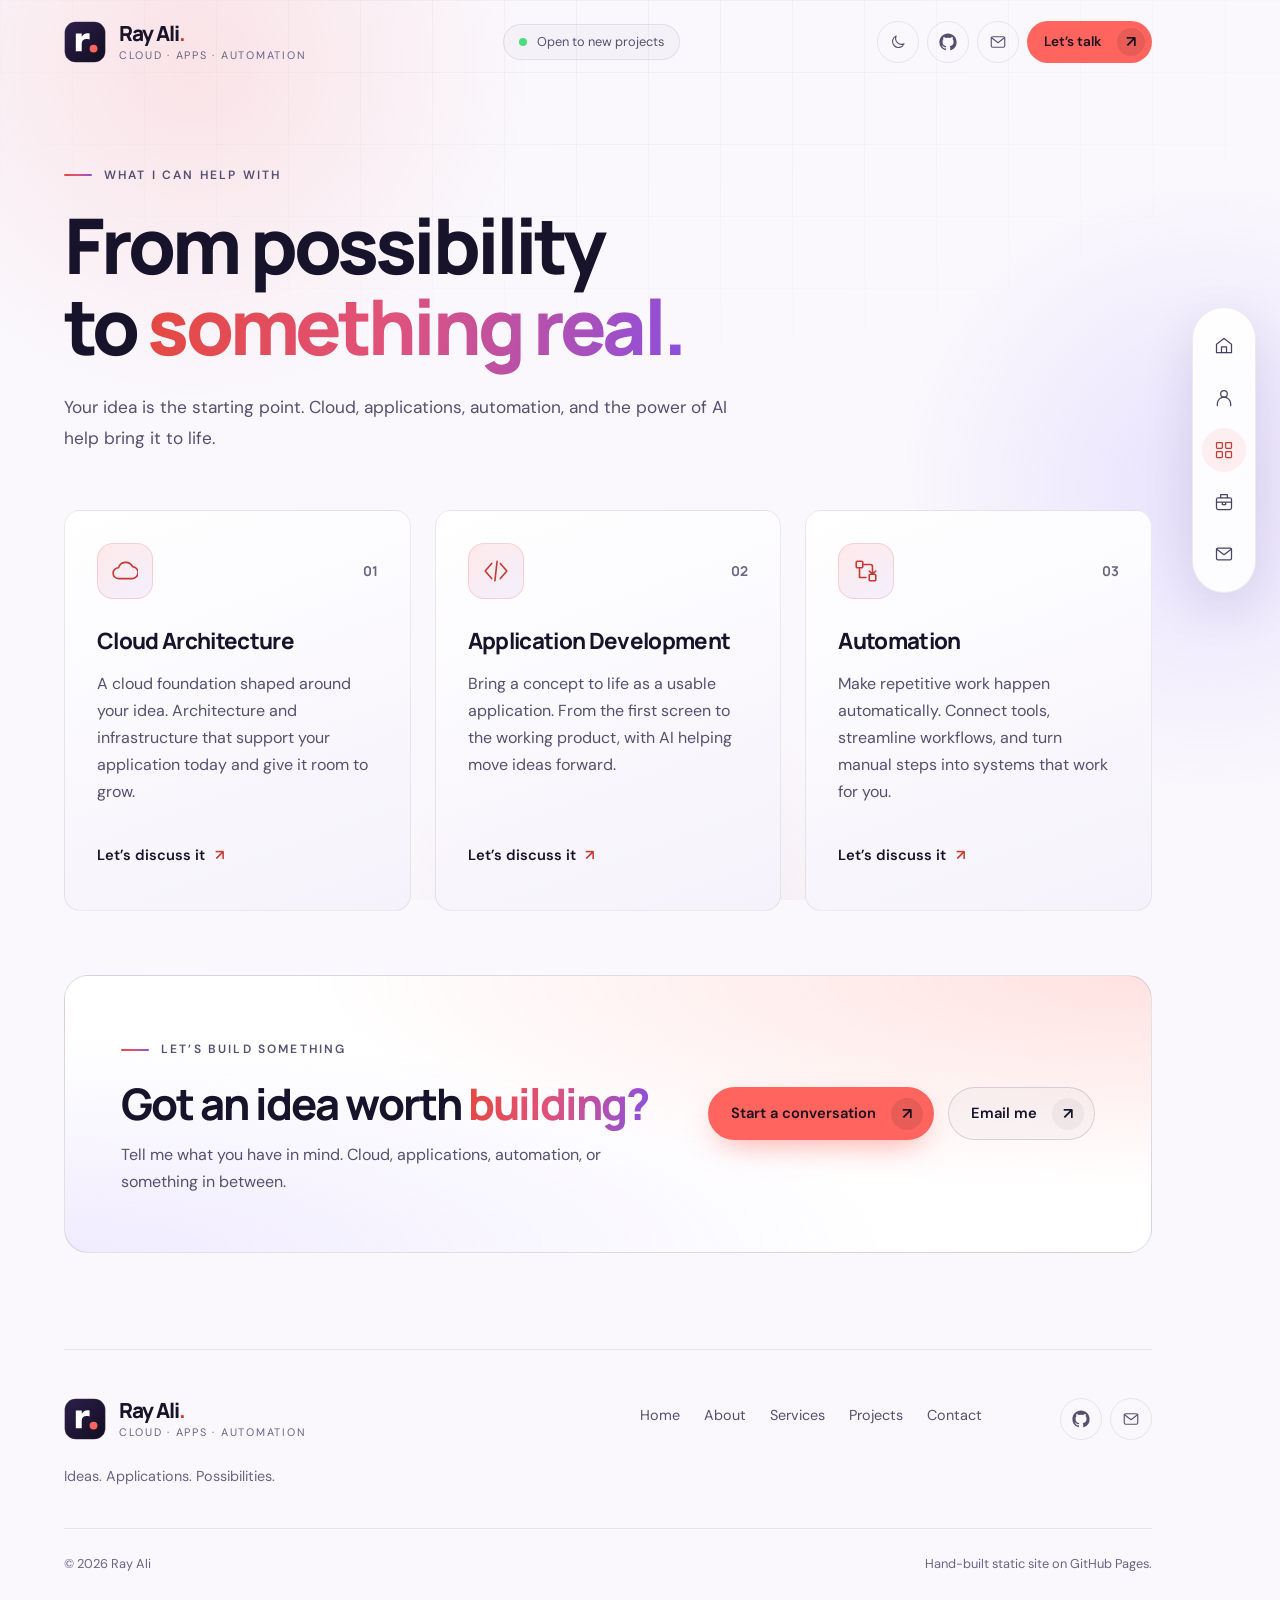
<file: services/index.html>
<!doctype html>
<html lang="en">
<head>
<meta charset="utf-8">
<meta name="viewport" content="width=device-width, initial-scale=1">
<title>Services — Ray Ali</title>
<meta name="description" content="I bring ideas to life through cloud architecture, application development, and automation — with the power of AI.">
<meta name="theme-color" content="#0e0c1d">
<meta property="og:type" content="website">
<meta property="og:site_name" content="Ray Ali">
<meta property="og:title" content="Services — Ray Ali">
<meta property="og:description" content="I bring ideas to life through cloud architecture, application development, and automation — with the power of AI.">
<meta property="og:url" content="https://rayali.dev/services/">
<meta property="og:image" content="https://rayali.dev/assets/ray-portrait-noir.jpg">
<meta name="twitter:card" content="summary_large_image">
<link rel="icon" href="../assets/favicon.svg" type="image/svg+xml">
<link rel="preconnect" href="https://fonts.googleapis.com">
<link rel="preconnect" href="https://fonts.gstatic.com" crossorigin>
<link rel="stylesheet" href="https://fonts.googleapis.com/css2?family=DM+Sans:opsz,wght@9..40,400;9..40,500;9..40,600&family=Manrope:wght@400;500;600;700;800&display=swap">
<link rel="stylesheet" href="../assets/style.css">
<script>(function(){var d=document.documentElement,t;d.classList.add('js');try{t=localStorage.getItem('theme')}catch(e){}if(t!=='light'&&t!=='dark')t=matchMedia('(prefers-color-scheme: light)').matches?'light':'dark';d.dataset.theme=t})()</script>
<script src="../assets/site.js" defer></script>
</head>
<body class="page-services">
<a class="skip" href="#main">Skip to content</a>
<div class="ambient" aria-hidden="true"><span></span><span></span><span></span></div>
<header class="site-header" data-header>
  <div class="header-inner">
    <a class="brand" href="../index.html" aria-label="Ray Ali, home"><svg class="brand-mark" viewBox="0 0 64 64" aria-hidden="true"><defs><linearGradient id="bm-head" x1="0" y1="0" x2="1" y2="1"><stop offset="0" stop-color="#2d1f4a"/><stop offset="1" stop-color="#110e21"/></linearGradient></defs><rect x="1" y="1" width="62" height="62" rx="17" fill="url(#bm-head)" stroke="#ffffff26"/><path d="M18 46V19h9v5c3-5 7-6 12-5v9c-8-2-12 1-12 7v11z" fill="#fff"/><circle cx="45" cy="42" r="6" fill="#ff655e"/></svg><span class="brand-text"><strong>Ray Ali<span class="dot">.</span></strong><small>Cloud · Apps · Automation</small></span></a>
    <p class="status"><span class="pulse" aria-hidden="true"></span>Open to new projects</p>
    <div class="header-actions">
      <button class="icon-btn theme-toggle" type="button" data-theme-toggle aria-label="Switch to light theme"><svg class="icon-sun" viewBox="0 0 24 24" fill="none" stroke="currentColor" stroke-width="1.5" stroke-linecap="round" stroke-linejoin="round" aria-hidden="true"><circle cx="12" cy="12" r="4"/><path d="M12 2v2M12 20v2M4.9 4.9l1.4 1.4M17.7 17.7l1.4 1.4M2 12h2M20 12h2M4.9 19.1l1.4-1.4M17.7 6.3l1.4-1.4"/></svg><svg class="icon-moon" viewBox="0 0 24 24" fill="none" stroke="currentColor" stroke-width="1.5" stroke-linecap="round" stroke-linejoin="round" aria-hidden="true"><path d="M20 14.5A8 8 0 0 1 9.5 4a8 8 0 1 0 10.5 10.5Z"/></svg></button>
      <a class="icon-btn" href="https://github.com/itsRayAli" target="_blank" rel="noopener noreferrer" aria-label="GitHub profile (opens in a new tab)"><svg viewBox="0 0 24 24" fill="currentColor" aria-hidden="true"><path d="M12 .5C5.65.5.5 5.65.5 12a11.5 11.5 0 0 0 7.86 10.92c.58.1.79-.25.79-.56v-2c-3.2.7-3.88-1.37-3.88-1.37-.52-1.33-1.28-1.69-1.28-1.69-1.04-.71.08-.7.08-.7 1.16.08 1.77 1.19 1.77 1.19 1.03 1.76 2.7 1.25 3.36.96.1-.75.4-1.25.73-1.54-2.55-.29-5.24-1.28-5.24-5.68 0-1.26.45-2.28 1.19-3.09-.12-.29-.52-1.46.11-3.05 0 0 .97-.31 3.17 1.18a11 11 0 0 1 5.77 0c2.2-1.49 3.17-1.18 3.17-1.18.63 1.59.23 2.76.11 3.05.74.81 1.19 1.83 1.19 3.09 0 4.41-2.7 5.38-5.26 5.67.41.36.78 1.06.78 2.14v3.17c0 .31.21.67.8.56A11.5 11.5 0 0 0 23.5 12C23.5 5.65 18.35.5 12 .5Z"/></svg></a>
      <a class="icon-btn" href="mailto:hi@rayali.dev" aria-label="Email Ray Ali"><svg viewBox="0 0 24 24" fill="none" stroke="currentColor" stroke-width="1.5" stroke-linecap="round" stroke-linejoin="round" aria-hidden="true"><rect x="3" y="5" width="18" height="14" rx="2"/><path d="m3 6 9 7 9-7"/></svg></a>
      <a class="button button-sm" href="../contact/">Let’s talk <span class="arrow" aria-hidden="true">↗</span></a>
    </div>
  </div>
</header>
<nav class="dock" aria-label="Main navigation"><a href="../index.html"><svg viewBox="0 0 24 24" fill="none" stroke="currentColor" stroke-width="1.5" stroke-linecap="round" stroke-linejoin="round" aria-hidden="true"><path d="m3 10 9-7 9 7v10H3z"/><path d="M9 20v-7h6v7"/></svg><span>Home</span></a><a href="../about/"><svg viewBox="0 0 24 24" fill="none" stroke="currentColor" stroke-width="1.5" stroke-linecap="round" stroke-linejoin="round" aria-hidden="true"><circle cx="12" cy="7" r="4"/><path d="M4 21v-2a8 8 0 0 1 16 0v2"/></svg><span>About</span></a><a href="../services/" aria-current="page"><svg viewBox="0 0 24 24" fill="none" stroke="currentColor" stroke-width="1.5" stroke-linecap="round" stroke-linejoin="round" aria-hidden="true"><rect x="3" y="3" width="7" height="7" rx="1"/><rect x="14" y="3" width="7" height="7" rx="1"/><rect x="3" y="14" width="7" height="7" rx="1"/><rect x="14" y="14" width="7" height="7" rx="1"/></svg><span>Services</span></a><a href="../work/"><svg viewBox="0 0 24 24" fill="none" stroke="currentColor" stroke-width="1.5" stroke-linecap="round" stroke-linejoin="round" aria-hidden="true"><rect x="3" y="7" width="18" height="14" rx="2"/><path d="M8 7V3h8v4M3 12h18M10 12v3h4v-3"/></svg><span>Projects</span></a><a href="../contact/"><svg viewBox="0 0 24 24" fill="none" stroke="currentColor" stroke-width="1.5" stroke-linecap="round" stroke-linejoin="round" aria-hidden="true"><rect x="3" y="5" width="18" height="14" rx="2"/><path d="m3 6 9 7 9-7"/></svg><span>Contact</span></a></nav>
<div class="site-shell">
<main id="main" class="page-main">
<section class="page-intro"><p class="eyebrow">What I can help with</p><h1>From possibility<br>to <em>something real.</em></h1><p class="lead">Your idea is the starting point. Cloud, applications, automation, and the power of AI help bring it to life.</p></section>
<div class="services-grid"><article class="service-card reveal"><div class="service-top"><span class="service-icon"><svg viewBox="0 0 24 24" fill="none" stroke="currentColor" stroke-width="1.5" stroke-linecap="round" stroke-linejoin="round" aria-hidden="true"><path d="M6 19a5 5 0 1 1 0-10 7 7 0 0 1 13-1 5.5 5.5 0 0 1-1 11Z"/></svg></span><span class="service-num">01</span></div><h2>Cloud Architecture</h2><p>A cloud foundation shaped around your idea. Architecture and infrastructure that support your application today and give it room to grow.</p><a class="text-link" href="../contact/?service=cloud">Let’s discuss it <span class="arrow" aria-hidden="true">↗</span></a></article><article class="service-card reveal"><div class="service-top"><span class="service-icon"><svg viewBox="0 0 24 24" fill="none" stroke="currentColor" stroke-width="1.5" stroke-linecap="round" stroke-linejoin="round" aria-hidden="true"><path d="m8 5-6 7 6 7m8-14 6 7-6 7m-3-16-2 18"/></svg></span><span class="service-num">02</span></div><h2>Application Development</h2><p>Bring a concept to life as a usable application. From the first screen to the working product, with AI helping move ideas forward.</p><a class="text-link" href="../contact/?service=code">Let’s discuss it <span class="arrow" aria-hidden="true">↗</span></a></article><article class="service-card reveal"><div class="service-top"><span class="service-icon"><svg viewBox="0 0 24 24" fill="none" stroke="currentColor" stroke-width="1.5" stroke-linecap="round" stroke-linejoin="round" aria-hidden="true"><rect x="3" y="3" width="6" height="6" rx="1"/><rect x="15" y="15" width="6" height="6" rx="1"/><path d="M9 6h7a2 2 0 0 1 2 2v7M15 12l3 3 3-3M6 9v9h6"/></svg></span><span class="service-num">03</span></div><h2>Automation</h2><p>Make repetitive work happen automatically. Connect tools, streamline workflows, and turn manual steps into systems that work for you.</p><a class="text-link" href="../contact/?service=flow">Let’s discuss it <span class="arrow" aria-hidden="true">↗</span></a></article></div>
<section class="cta-band reveal"><div><p class="eyebrow">Let’s build something</p><h2>Got an idea worth <em>building?</em></h2><p>Tell me what you have in mind. Cloud, applications, automation, or something in between.</p></div><div class="actions"><a class="button" href="../contact/">Start a conversation <span class="arrow" aria-hidden="true">↗</span></a><a class="button secondary" href="mailto:hi@rayali.dev">Email me <span class="arrow" aria-hidden="true">↗</span></a></div></section>
</main>
<footer class="site-footer">
  <div class="footer-top">
    <div class="footer-brand"><a class="brand" href="../index.html" aria-label="Ray Ali, home"><svg class="brand-mark" viewBox="0 0 64 64" aria-hidden="true"><defs><linearGradient id="bm-foot" x1="0" y1="0" x2="1" y2="1"><stop offset="0" stop-color="#2d1f4a"/><stop offset="1" stop-color="#110e21"/></linearGradient></defs><rect x="1" y="1" width="62" height="62" rx="17" fill="url(#bm-foot)" stroke="#ffffff26"/><path d="M18 46V19h9v5c3-5 7-6 12-5v9c-8-2-12 1-12 7v11z" fill="#fff"/><circle cx="45" cy="42" r="6" fill="#ff655e"/></svg><span class="brand-text"><strong>Ray Ali<span class="dot">.</span></strong><small>Cloud · Apps · Automation</small></span></a><p>Ideas. Applications. Possibilities.</p></div>
    <nav class="footer-nav" aria-label="Footer"><a href="../index.html">Home</a><a href="../about/">About</a><a href="../services/">Services</a><a href="../work/">Projects</a><a href="../contact/">Contact</a></nav>
    <div class="footer-social">
      <a class="icon-btn" href="https://github.com/itsRayAli" target="_blank" rel="noopener noreferrer" aria-label="GitHub profile (opens in a new tab)"><svg viewBox="0 0 24 24" fill="currentColor" aria-hidden="true"><path d="M12 .5C5.65.5.5 5.65.5 12a11.5 11.5 0 0 0 7.86 10.92c.58.1.79-.25.79-.56v-2c-3.2.7-3.88-1.37-3.88-1.37-.52-1.33-1.28-1.69-1.28-1.69-1.04-.71.08-.7.08-.7 1.16.08 1.77 1.19 1.77 1.19 1.03 1.76 2.7 1.25 3.36.96.1-.75.4-1.25.73-1.54-2.55-.29-5.24-1.28-5.24-5.68 0-1.26.45-2.28 1.19-3.09-.12-.29-.52-1.46.11-3.05 0 0 .97-.31 3.17 1.18a11 11 0 0 1 5.77 0c2.2-1.49 3.17-1.18 3.17-1.18.63 1.59.23 2.76.11 3.05.74.81 1.19 1.83 1.19 3.09 0 4.41-2.7 5.38-5.26 5.67.41.36.78 1.06.78 2.14v3.17c0 .31.21.67.8.56A11.5 11.5 0 0 0 23.5 12C23.5 5.65 18.35.5 12 .5Z"/></svg></a>
      <a class="icon-btn" href="mailto:hi@rayali.dev" aria-label="Email Ray Ali"><svg viewBox="0 0 24 24" fill="none" stroke="currentColor" stroke-width="1.5" stroke-linecap="round" stroke-linejoin="round" aria-hidden="true"><rect x="3" y="5" width="18" height="14" rx="2"/><path d="m3 6 9 7 9-7"/></svg></a>
    </div>
  </div>
  <div class="footer-bottom"><span>© 2026 Ray Ali</span><span>Hand-built static site on GitHub Pages.</span></div>
</footer>
</div>
</body>
</html>
</file>
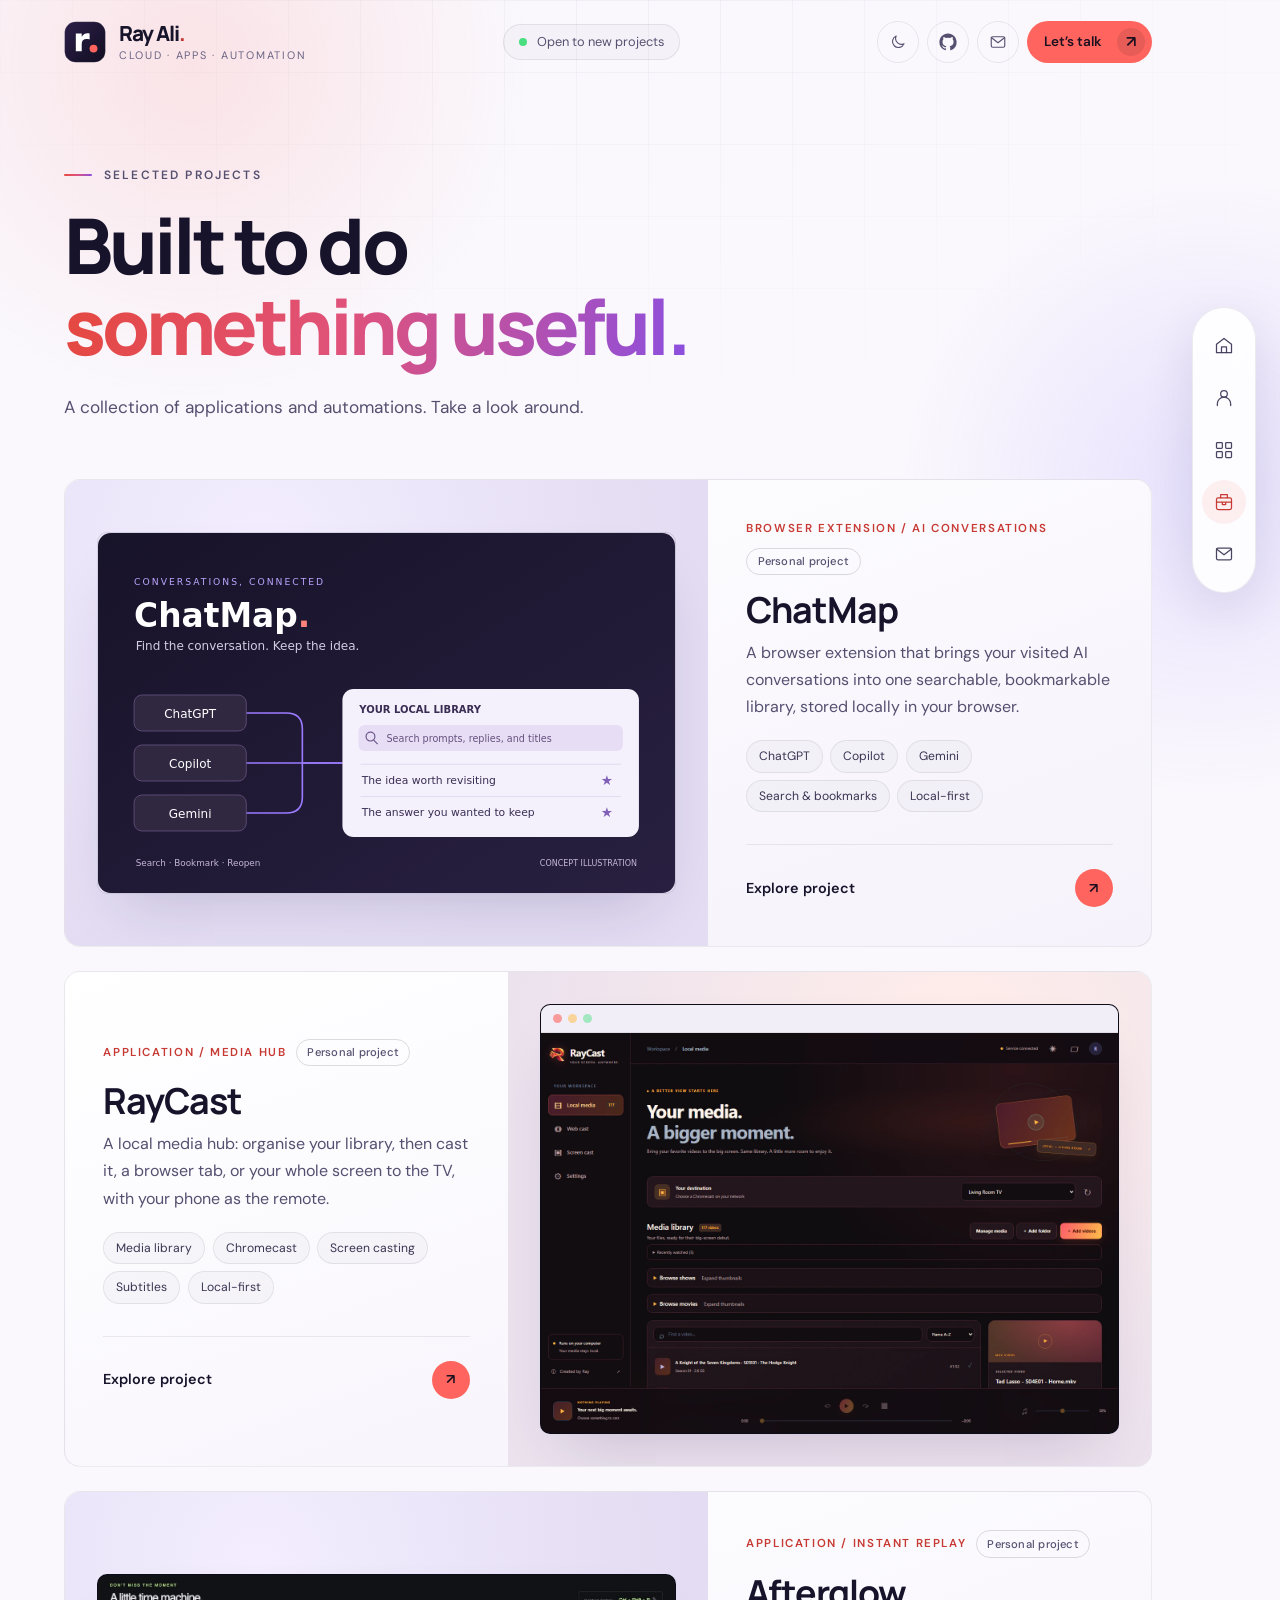
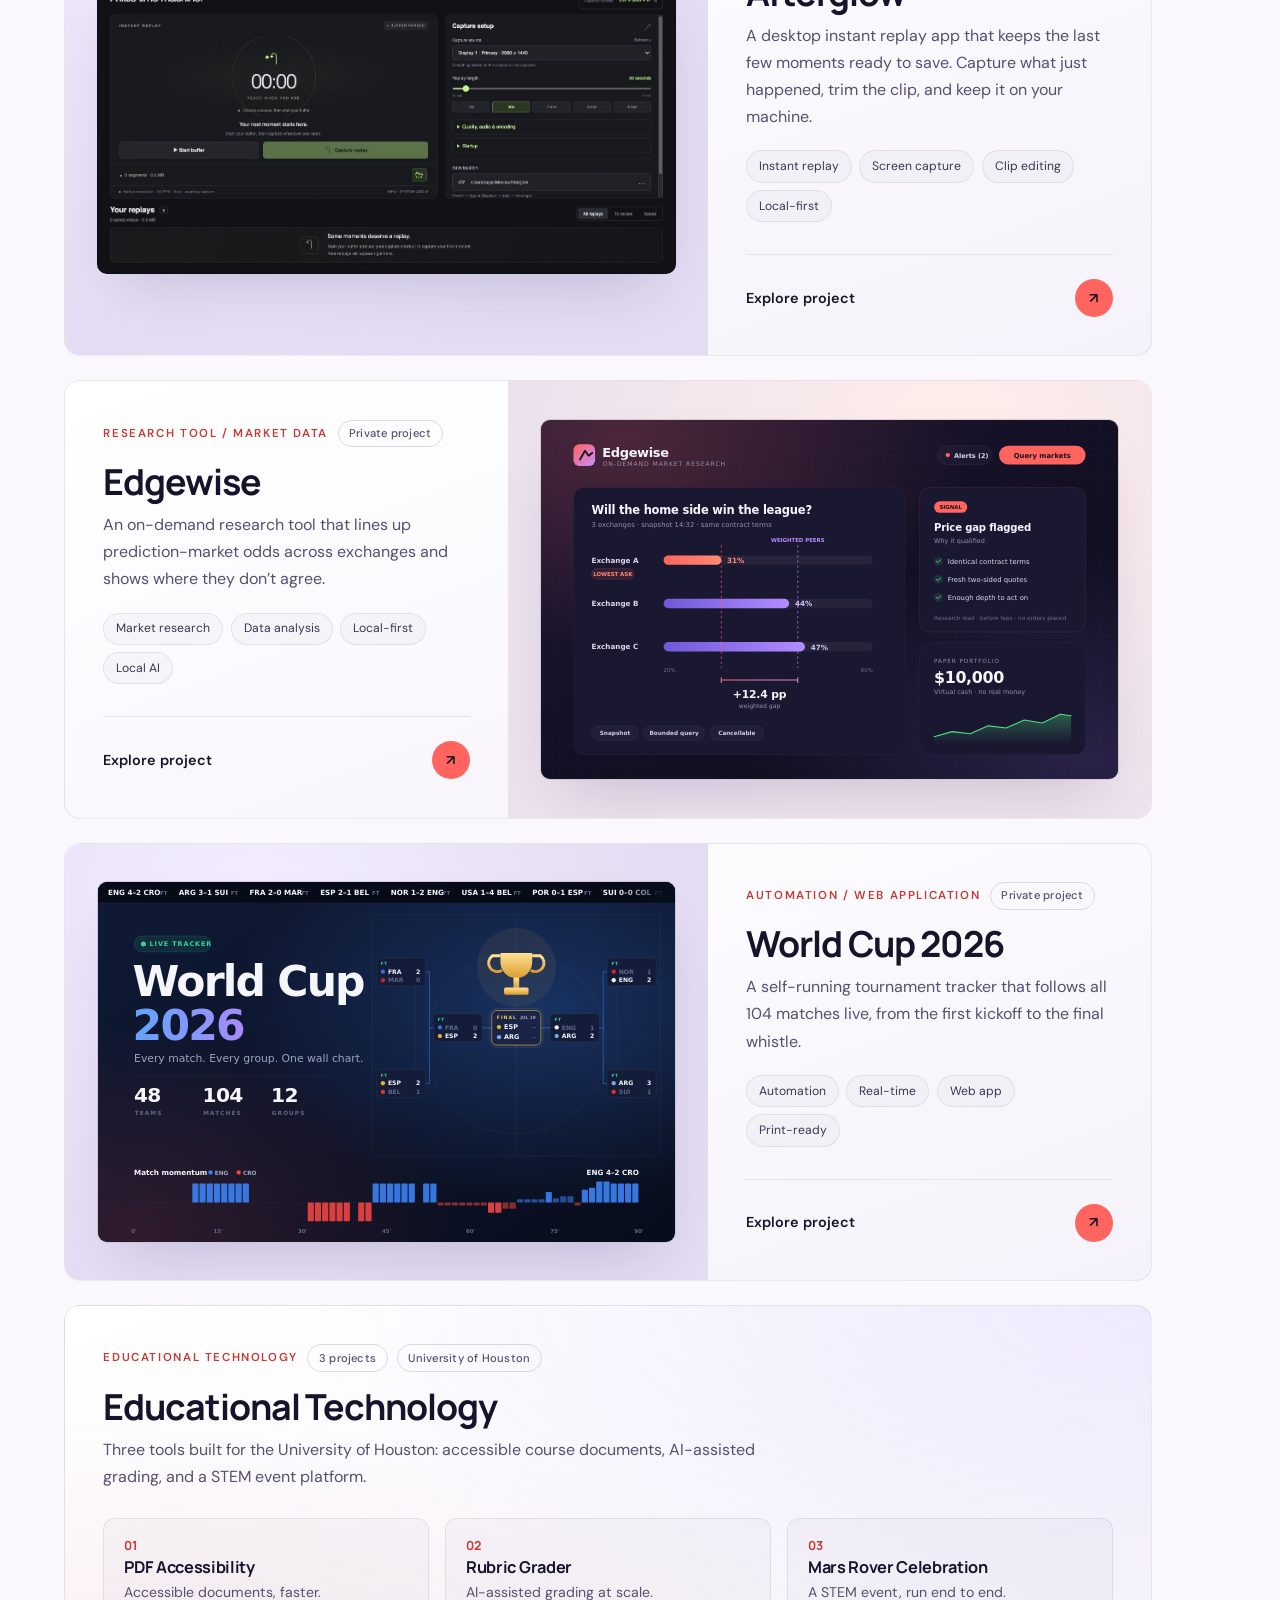
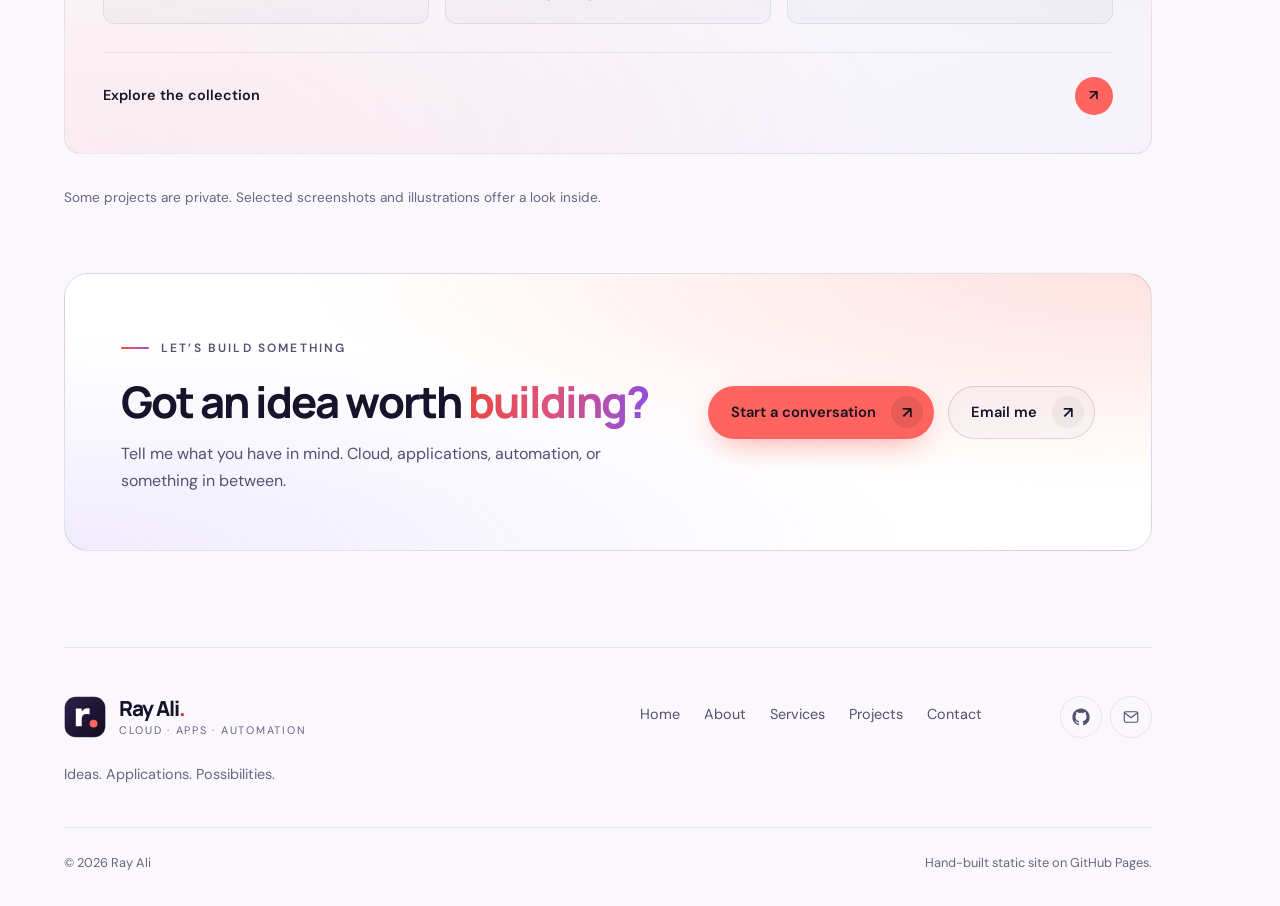
<file: work/index.html>
<!doctype html>
<html lang="en">
<head>
<meta charset="utf-8">
<meta name="viewport" content="width=device-width, initial-scale=1">
<title>Projects — Ray Ali</title>
<meta name="description" content="I bring ideas to life through cloud architecture, application development, and automation — with the power of AI.">
<meta name="theme-color" content="#0e0c1d">
<meta property="og:type" content="website">
<meta property="og:site_name" content="Ray Ali">
<meta property="og:title" content="Projects — Ray Ali">
<meta property="og:description" content="I bring ideas to life through cloud architecture, application development, and automation — with the power of AI.">
<meta property="og:url" content="https://rayali.dev/work/">
<meta property="og:image" content="https://rayali.dev/assets/ray-portrait-noir.jpg">
<meta name="twitter:card" content="summary_large_image">
<link rel="icon" href="../assets/favicon.svg" type="image/svg+xml">
<link rel="preconnect" href="https://fonts.googleapis.com">
<link rel="preconnect" href="https://fonts.gstatic.com" crossorigin>
<link rel="stylesheet" href="https://fonts.googleapis.com/css2?family=DM+Sans:opsz,wght@9..40,400;9..40,500;9..40,600&family=Manrope:wght@400;500;600;700;800&display=swap">
<link rel="stylesheet" href="../assets/style.css">
<script>(function(){var d=document.documentElement,t;d.classList.add('js');try{t=localStorage.getItem('theme')}catch(e){}if(t!=='light'&&t!=='dark')t=matchMedia('(prefers-color-scheme: light)').matches?'light':'dark';d.dataset.theme=t})()</script>
<script src="../assets/site.js" defer></script>
</head>
<body class="page-work">
<a class="skip" href="#main">Skip to content</a>
<div class="ambient" aria-hidden="true"><span></span><span></span><span></span></div>
<header class="site-header" data-header>
  <div class="header-inner">
    <a class="brand" href="../index.html" aria-label="Ray Ali, home"><svg class="brand-mark" viewBox="0 0 64 64" aria-hidden="true"><defs><linearGradient id="bm-head" x1="0" y1="0" x2="1" y2="1"><stop offset="0" stop-color="#2d1f4a"/><stop offset="1" stop-color="#110e21"/></linearGradient></defs><rect x="1" y="1" width="62" height="62" rx="17" fill="url(#bm-head)" stroke="#ffffff26"/><path d="M18 46V19h9v5c3-5 7-6 12-5v9c-8-2-12 1-12 7v11z" fill="#fff"/><circle cx="45" cy="42" r="6" fill="#ff655e"/></svg><span class="brand-text"><strong>Ray Ali<span class="dot">.</span></strong><small>Cloud · Apps · Automation</small></span></a>
    <p class="status"><span class="pulse" aria-hidden="true"></span>Open to new projects</p>
    <div class="header-actions">
      <button class="icon-btn theme-toggle" type="button" data-theme-toggle aria-label="Switch to light theme"><svg class="icon-sun" viewBox="0 0 24 24" fill="none" stroke="currentColor" stroke-width="1.5" stroke-linecap="round" stroke-linejoin="round" aria-hidden="true"><circle cx="12" cy="12" r="4"/><path d="M12 2v2M12 20v2M4.9 4.9l1.4 1.4M17.7 17.7l1.4 1.4M2 12h2M20 12h2M4.9 19.1l1.4-1.4M17.7 6.3l1.4-1.4"/></svg><svg class="icon-moon" viewBox="0 0 24 24" fill="none" stroke="currentColor" stroke-width="1.5" stroke-linecap="round" stroke-linejoin="round" aria-hidden="true"><path d="M20 14.5A8 8 0 0 1 9.5 4a8 8 0 1 0 10.5 10.5Z"/></svg></button>
      <a class="icon-btn" href="https://github.com/itsRayAli" target="_blank" rel="noopener noreferrer" aria-label="GitHub profile (opens in a new tab)"><svg viewBox="0 0 24 24" fill="currentColor" aria-hidden="true"><path d="M12 .5C5.65.5.5 5.65.5 12a11.5 11.5 0 0 0 7.86 10.92c.58.1.79-.25.79-.56v-2c-3.2.7-3.88-1.37-3.88-1.37-.52-1.33-1.28-1.69-1.28-1.69-1.04-.71.08-.7.08-.7 1.16.08 1.77 1.19 1.77 1.19 1.03 1.76 2.7 1.25 3.36.96.1-.75.4-1.25.73-1.54-2.55-.29-5.24-1.28-5.24-5.68 0-1.26.45-2.28 1.19-3.09-.12-.29-.52-1.46.11-3.05 0 0 .97-.31 3.17 1.18a11 11 0 0 1 5.77 0c2.2-1.49 3.17-1.18 3.17-1.18.63 1.59.23 2.76.11 3.05.74.81 1.19 1.83 1.19 3.09 0 4.41-2.7 5.38-5.26 5.67.41.36.78 1.06.78 2.14v3.17c0 .31.21.67.8.56A11.5 11.5 0 0 0 23.5 12C23.5 5.65 18.35.5 12 .5Z"/></svg></a>
      <a class="icon-btn" href="mailto:hi@rayali.dev" aria-label="Email Ray Ali"><svg viewBox="0 0 24 24" fill="none" stroke="currentColor" stroke-width="1.5" stroke-linecap="round" stroke-linejoin="round" aria-hidden="true"><rect x="3" y="5" width="18" height="14" rx="2"/><path d="m3 6 9 7 9-7"/></svg></a>
      <a class="button button-sm" href="../contact/">Let’s talk <span class="arrow" aria-hidden="true">↗</span></a>
    </div>
  </div>
</header>
<nav class="dock" aria-label="Main navigation"><a href="../index.html"><svg viewBox="0 0 24 24" fill="none" stroke="currentColor" stroke-width="1.5" stroke-linecap="round" stroke-linejoin="round" aria-hidden="true"><path d="m3 10 9-7 9 7v10H3z"/><path d="M9 20v-7h6v7"/></svg><span>Home</span></a><a href="../about/"><svg viewBox="0 0 24 24" fill="none" stroke="currentColor" stroke-width="1.5" stroke-linecap="round" stroke-linejoin="round" aria-hidden="true"><circle cx="12" cy="7" r="4"/><path d="M4 21v-2a8 8 0 0 1 16 0v2"/></svg><span>About</span></a><a href="../services/"><svg viewBox="0 0 24 24" fill="none" stroke="currentColor" stroke-width="1.5" stroke-linecap="round" stroke-linejoin="round" aria-hidden="true"><rect x="3" y="3" width="7" height="7" rx="1"/><rect x="14" y="3" width="7" height="7" rx="1"/><rect x="3" y="14" width="7" height="7" rx="1"/><rect x="14" y="14" width="7" height="7" rx="1"/></svg><span>Services</span></a><a href="../work/" aria-current="page"><svg viewBox="0 0 24 24" fill="none" stroke="currentColor" stroke-width="1.5" stroke-linecap="round" stroke-linejoin="round" aria-hidden="true"><rect x="3" y="7" width="18" height="14" rx="2"/><path d="M8 7V3h8v4M3 12h18M10 12v3h4v-3"/></svg><span>Projects</span></a><a href="../contact/"><svg viewBox="0 0 24 24" fill="none" stroke="currentColor" stroke-width="1.5" stroke-linecap="round" stroke-linejoin="round" aria-hidden="true"><rect x="3" y="5" width="18" height="14" rx="2"/><path d="m3 6 9 7 9-7"/></svg><span>Contact</span></a></nav>
<div class="site-shell">
<main id="main" class="page-main">
<section class="page-intro"><p class="eyebrow">Selected projects</p><h1>Built to do<br><em>something useful.</em></h1><p class="lead">A collection of applications and automations. Take a look around.</p></section>
<div class="project-grid"><a class="project-card reveal featured" href="../projects/chatmap/"><div class="card-cover"><img class="art" src="../assets/chatmap/cover.svg" alt="ChatMap illustration connecting ChatGPT, Copilot, and Gemini to a local library with search and bookmarks" loading="lazy"></div><div class="card-copy"><p class="card-meta"><span>Browser extension / AI conversations</span><span class="pill">Personal project</span></p><h3>ChatMap</h3><p class="card-summary">A browser extension that brings your visited AI conversations into one searchable, bookmarkable library, stored locally in your browser.</p><ul class="tags" aria-label="Tags"><li>ChatGPT</li><li>Copilot</li><li>Gemini</li><li>Search &amp; bookmarks</li><li>Local-first</li></ul><span class="card-action">Explore project <span class="arrow" aria-hidden="true">↗</span></span></div></a><a class="project-card reveal featured reverse" href="../projects/raycast/"><div class="card-cover"><div class="window"><div class="window-bar" aria-hidden="true"><i></i><i></i><i></i></div><picture><source srcset="../assets/raycast/RAYCAST.webp" type="image/webp"><img src="../assets/raycast/RAYCAST.png" alt="RayCast local media library with Chromecast destination, video list, and player controls" loading="lazy" width="1440" height="1000"></picture></div></div><div class="card-copy"><p class="card-meta"><span>Application / Media hub</span><span class="pill">Personal project</span></p><h3>RayCast</h3><p class="card-summary">A local media hub: organise your library, then cast it, a browser tab, or your whole screen to the TV, with your phone as the remote.</p><ul class="tags" aria-label="Tags"><li>Media library</li><li>Chromecast</li><li>Screen casting</li><li>Subtitles</li><li>Local-first</li></ul><span class="card-action">Explore project <span class="arrow" aria-hidden="true">↗</span></span></div></a><a class="project-card reveal featured" href="../projects/afterglow/"><div class="card-cover"><div class="window"><picture><source srcset="../assets/afterglow/workspace.webp" type="image/webp"><img src="../assets/afterglow/workspace.png" alt="Afterglow Original theme showing the paused replay buffer, capture setup, replay length controls, and local replay library" loading="lazy" width="1349" height="698"></picture></div></div><div class="card-copy"><p class="card-meta"><span>Application / Instant replay</span><span class="pill">Personal project</span></p><h3>Afterglow</h3><p class="card-summary">A desktop instant replay app that keeps the last few moments ready to save. Capture what just happened, trim the clip, and keep it on your machine.</p><ul class="tags" aria-label="Tags"><li>Instant replay</li><li>Screen capture</li><li>Clip editing</li><li>Local-first</li></ul><span class="card-action">Explore project <span class="arrow" aria-hidden="true">↗</span></span></div></a><a class="project-card reveal featured reverse" href="../projects/edgewise/"><div class="card-cover"><img class="art" src="../assets/edgewise/edgewise-illustration.svg" alt="Illustration of Edgewise comparing one prediction&#x27;s odds across three exchanges, with the price gap highlighted, a signal card, and a paper portfolio" loading="lazy"></div><div class="card-copy"><p class="card-meta"><span>Research tool / Market data</span><span class="pill">Private project</span></p><h3>Edgewise</h3><p class="card-summary">An on-demand research tool that lines up prediction-market odds across exchanges and shows where they don’t agree.</p><ul class="tags" aria-label="Tags"><li>Market research</li><li>Data analysis</li><li>Local-first</li><li>Local AI</li></ul><span class="card-action">Explore project <span class="arrow" aria-hidden="true">↗</span></span></div></a><a class="project-card reveal featured" href="../projects/world-cup-2026/"><div class="card-cover"><img class="art" src="../assets/worldcup/cover.svg" alt="World Cup 2026 cover: title with 48 teams, 104 matches and 12 groups, a knockout bracket leading to the final, and a match momentum chart" loading="lazy"></div><div class="card-copy"><p class="card-meta"><span>Automation / Web application</span><span class="pill">Private project</span></p><h3>World Cup 2026</h3><p class="card-summary">A self-running tournament tracker that follows all 104 matches live, from the first kickoff to the final whistle.</p><ul class="tags" aria-label="Tags"><li>Automation</li><li>Real-time</li><li>Web app</li><li>Print-ready</li></ul><span class="card-action">Explore project <span class="arrow" aria-hidden="true">↗</span></span></div></a><a class="project-card collection-card reveal" href="../projects/edtech/"><div class="card-copy"><p class="card-meta"><span>Educational technology</span><span class="pill">3 projects</span><span class="pill">University of Houston</span></p><h3>Educational Technology</h3><p class="card-summary">Three tools built for the University of Houston: accessible course documents, AI-assisted grading, and a STEM event platform.</p><ul class="collection-members"><li><span class="member-num">01</span><strong>PDF Accessibility</strong><span>Accessible documents, faster.</span></li><li><span class="member-num">02</span><strong>Rubric Grader</strong><span>AI-assisted grading at scale.</span></li><li><span class="member-num">03</span><strong>Mars Rover Celebration</strong><span>A STEM event, run end to end.</span></li></ul><span class="card-action">Explore the collection <span class="arrow" aria-hidden="true">↗</span></span></div></a></div>
<p class="collection-note">Some projects are private. Selected screenshots and illustrations offer a look inside.</p>
<section class="cta-band reveal"><div><p class="eyebrow">Let’s build something</p><h2>Got an idea worth <em>building?</em></h2><p>Tell me what you have in mind. Cloud, applications, automation, or something in between.</p></div><div class="actions"><a class="button" href="../contact/">Start a conversation <span class="arrow" aria-hidden="true">↗</span></a><a class="button secondary" href="mailto:hi@rayali.dev">Email me <span class="arrow" aria-hidden="true">↗</span></a></div></section>
</main>
<footer class="site-footer">
  <div class="footer-top">
    <div class="footer-brand"><a class="brand" href="../index.html" aria-label="Ray Ali, home"><svg class="brand-mark" viewBox="0 0 64 64" aria-hidden="true"><defs><linearGradient id="bm-foot" x1="0" y1="0" x2="1" y2="1"><stop offset="0" stop-color="#2d1f4a"/><stop offset="1" stop-color="#110e21"/></linearGradient></defs><rect x="1" y="1" width="62" height="62" rx="17" fill="url(#bm-foot)" stroke="#ffffff26"/><path d="M18 46V19h9v5c3-5 7-6 12-5v9c-8-2-12 1-12 7v11z" fill="#fff"/><circle cx="45" cy="42" r="6" fill="#ff655e"/></svg><span class="brand-text"><strong>Ray Ali<span class="dot">.</span></strong><small>Cloud · Apps · Automation</small></span></a><p>Ideas. Applications. Possibilities.</p></div>
    <nav class="footer-nav" aria-label="Footer"><a href="../index.html">Home</a><a href="../about/">About</a><a href="../services/">Services</a><a href="../work/">Projects</a><a href="../contact/">Contact</a></nav>
    <div class="footer-social">
      <a class="icon-btn" href="https://github.com/itsRayAli" target="_blank" rel="noopener noreferrer" aria-label="GitHub profile (opens in a new tab)"><svg viewBox="0 0 24 24" fill="currentColor" aria-hidden="true"><path d="M12 .5C5.65.5.5 5.65.5 12a11.5 11.5 0 0 0 7.86 10.92c.58.1.79-.25.79-.56v-2c-3.2.7-3.88-1.37-3.88-1.37-.52-1.33-1.28-1.69-1.28-1.69-1.04-.71.08-.7.08-.7 1.16.08 1.77 1.19 1.77 1.19 1.03 1.76 2.7 1.25 3.36.96.1-.75.4-1.25.73-1.54-2.55-.29-5.24-1.28-5.24-5.68 0-1.26.45-2.28 1.19-3.09-.12-.29-.52-1.46.11-3.05 0 0 .97-.31 3.17 1.18a11 11 0 0 1 5.77 0c2.2-1.49 3.17-1.18 3.17-1.18.63 1.59.23 2.76.11 3.05.74.81 1.19 1.83 1.19 3.09 0 4.41-2.7 5.38-5.26 5.67.41.36.78 1.06.78 2.14v3.17c0 .31.21.67.8.56A11.5 11.5 0 0 0 23.5 12C23.5 5.65 18.35.5 12 .5Z"/></svg></a>
      <a class="icon-btn" href="mailto:hi@rayali.dev" aria-label="Email Ray Ali"><svg viewBox="0 0 24 24" fill="none" stroke="currentColor" stroke-width="1.5" stroke-linecap="round" stroke-linejoin="round" aria-hidden="true"><rect x="3" y="5" width="18" height="14" rx="2"/><path d="m3 6 9 7 9-7"/></svg></a>
    </div>
  </div>
  <div class="footer-bottom"><span>© 2026 Ray Ali</span><span>Hand-built static site on GitHub Pages.</span></div>
</footer>
</div>
</body>
</html>
</file>
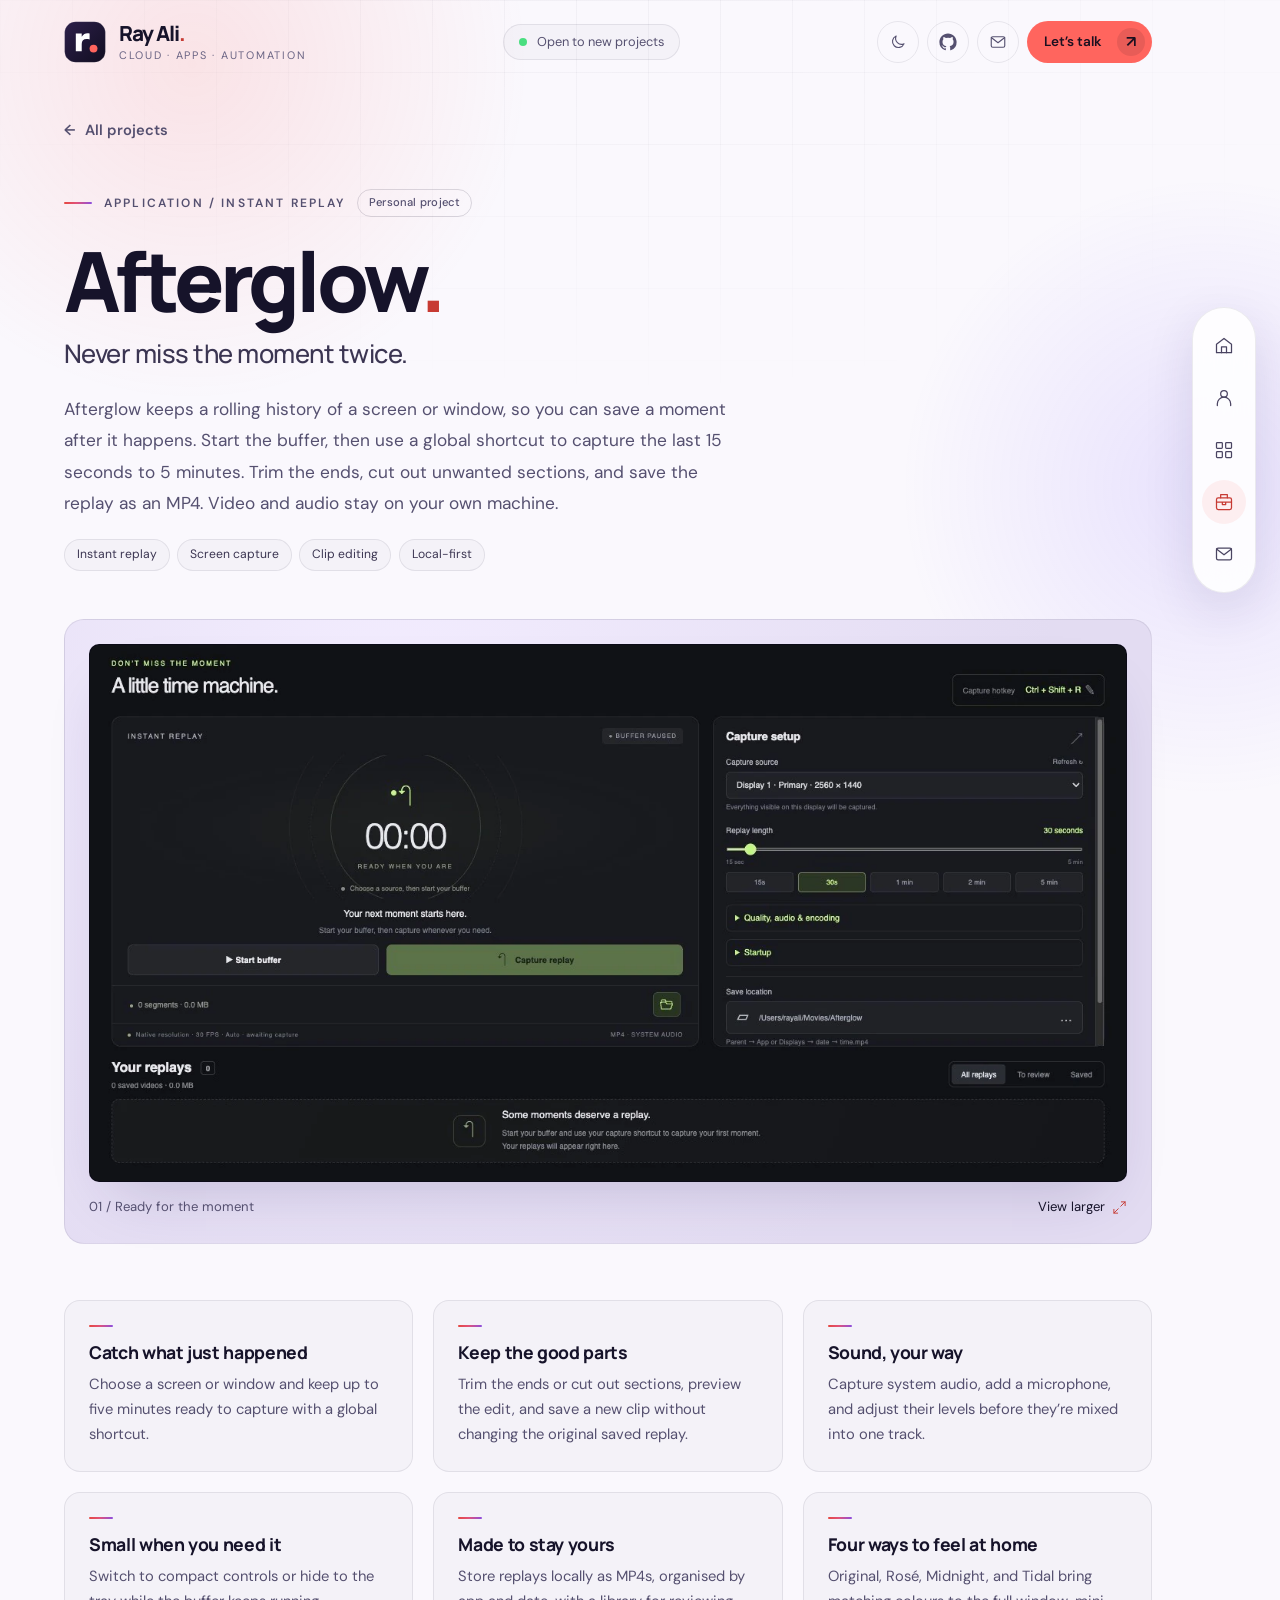
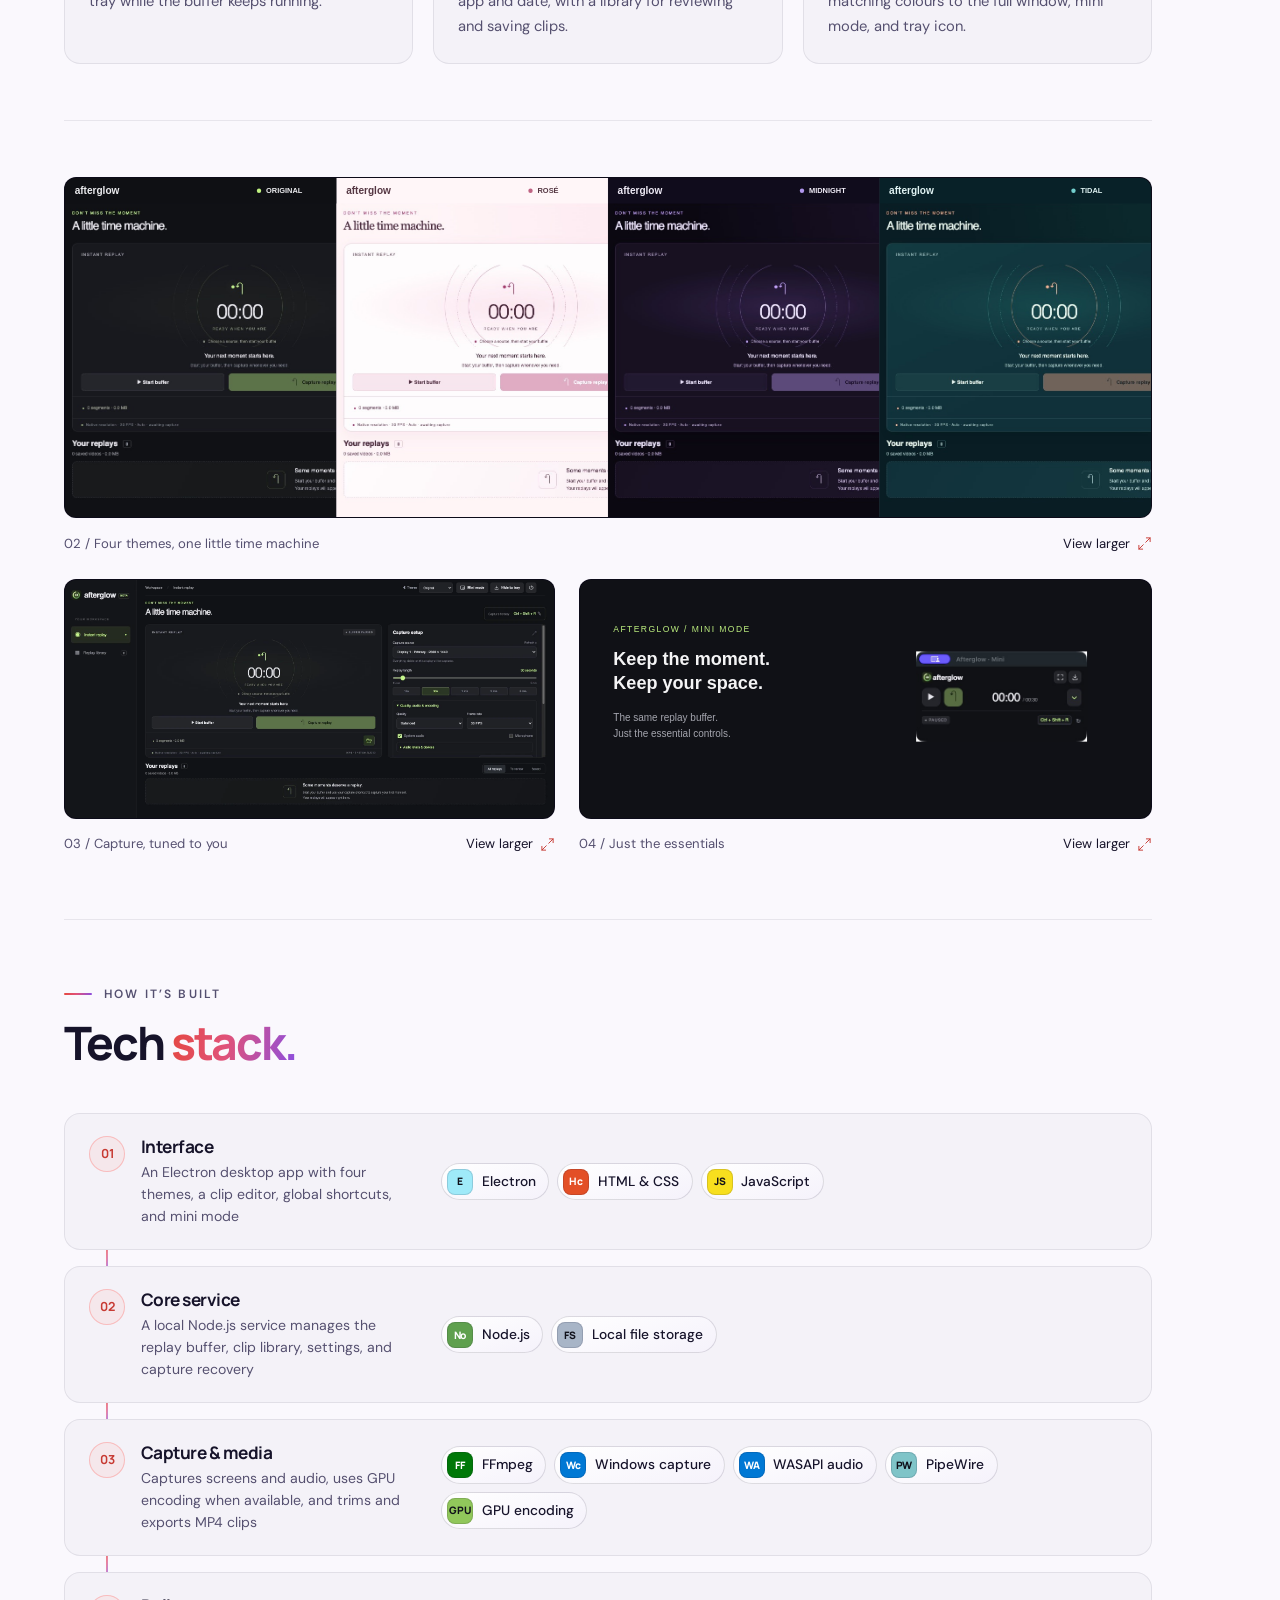
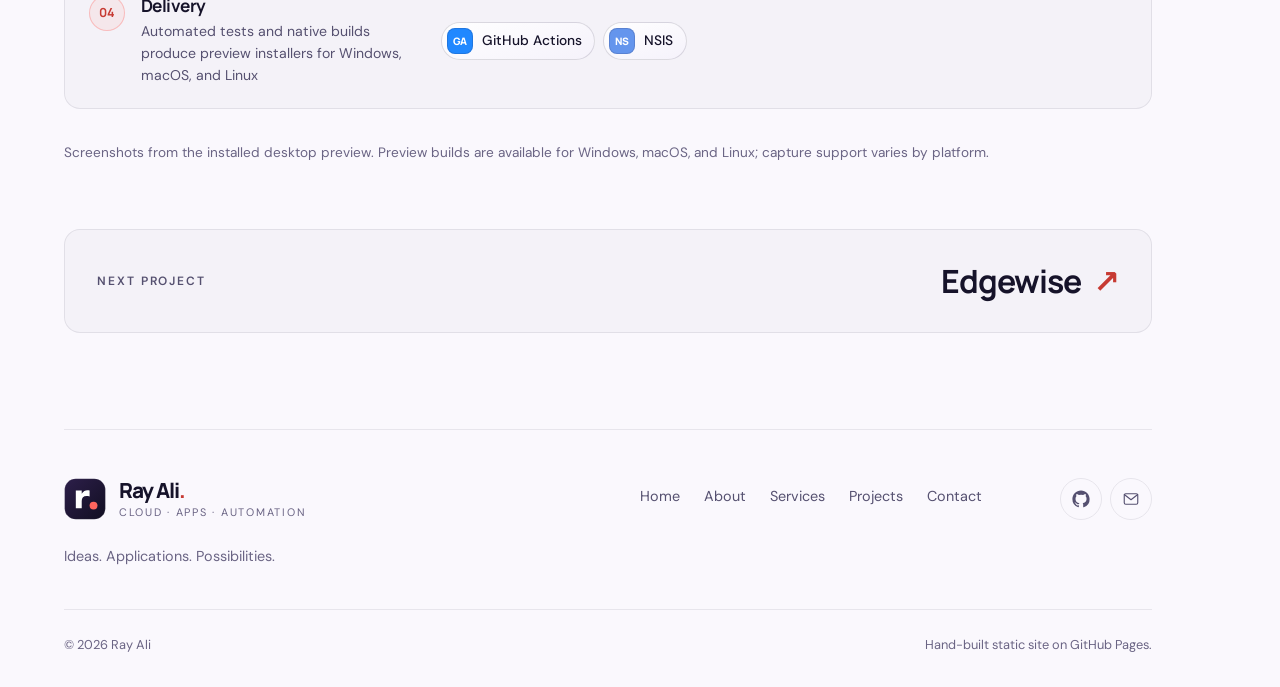
<file: projects/afterglow/index.html>
<!doctype html>
<html lang="en">
<head>
<meta charset="utf-8">
<meta name="viewport" content="width=device-width, initial-scale=1">
<title>Afterglow — Ray Ali</title>
<meta name="description" content="A desktop instant replay app that keeps the last few moments ready to save. Capture what just happened, trim the clip, and keep it on your machine.">
<meta name="theme-color" content="#0e0c1d">
<meta property="og:type" content="website">
<meta property="og:site_name" content="Ray Ali">
<meta property="og:title" content="Afterglow — Ray Ali">
<meta property="og:description" content="A desktop instant replay app that keeps the last few moments ready to save. Capture what just happened, trim the clip, and keep it on your machine.">
<meta property="og:url" content="https://rayali.dev/projects/afterglow/">
<meta property="og:image" content="https://rayali.dev/assets/ray-portrait-noir.jpg">
<meta name="twitter:card" content="summary_large_image">
<link rel="icon" href="../../assets/favicon.svg" type="image/svg+xml">
<link rel="preconnect" href="https://fonts.googleapis.com">
<link rel="preconnect" href="https://fonts.gstatic.com" crossorigin>
<link rel="stylesheet" href="https://fonts.googleapis.com/css2?family=DM+Sans:opsz,wght@9..40,400;9..40,500;9..40,600&family=Manrope:wght@400;500;600;700;800&display=swap">
<link rel="stylesheet" href="../../assets/style.css">
<script>(function(){var d=document.documentElement,t;d.classList.add('js');try{t=localStorage.getItem('theme')}catch(e){}if(t!=='light'&&t!=='dark')t=matchMedia('(prefers-color-scheme: light)').matches?'light':'dark';d.dataset.theme=t})()</script>
<script src="../../assets/site.js" defer></script>
</head>
<body class="page-work">
<a class="skip" href="#main">Skip to content</a>
<div class="ambient" aria-hidden="true"><span></span><span></span><span></span></div>
<header class="site-header" data-header>
  <div class="header-inner">
    <a class="brand" href="../../index.html" aria-label="Ray Ali, home"><svg class="brand-mark" viewBox="0 0 64 64" aria-hidden="true"><defs><linearGradient id="bm-head" x1="0" y1="0" x2="1" y2="1"><stop offset="0" stop-color="#2d1f4a"/><stop offset="1" stop-color="#110e21"/></linearGradient></defs><rect x="1" y="1" width="62" height="62" rx="17" fill="url(#bm-head)" stroke="#ffffff26"/><path d="M18 46V19h9v5c3-5 7-6 12-5v9c-8-2-12 1-12 7v11z" fill="#fff"/><circle cx="45" cy="42" r="6" fill="#ff655e"/></svg><span class="brand-text"><strong>Ray Ali<span class="dot">.</span></strong><small>Cloud · Apps · Automation</small></span></a>
    <p class="status"><span class="pulse" aria-hidden="true"></span>Open to new projects</p>
    <div class="header-actions">
      <button class="icon-btn theme-toggle" type="button" data-theme-toggle aria-label="Switch to light theme"><svg class="icon-sun" viewBox="0 0 24 24" fill="none" stroke="currentColor" stroke-width="1.5" stroke-linecap="round" stroke-linejoin="round" aria-hidden="true"><circle cx="12" cy="12" r="4"/><path d="M12 2v2M12 20v2M4.9 4.9l1.4 1.4M17.7 17.7l1.4 1.4M2 12h2M20 12h2M4.9 19.1l1.4-1.4M17.7 6.3l1.4-1.4"/></svg><svg class="icon-moon" viewBox="0 0 24 24" fill="none" stroke="currentColor" stroke-width="1.5" stroke-linecap="round" stroke-linejoin="round" aria-hidden="true"><path d="M20 14.5A8 8 0 0 1 9.5 4a8 8 0 1 0 10.5 10.5Z"/></svg></button>
      <a class="icon-btn" href="https://github.com/itsRayAli" target="_blank" rel="noopener noreferrer" aria-label="GitHub profile (opens in a new tab)"><svg viewBox="0 0 24 24" fill="currentColor" aria-hidden="true"><path d="M12 .5C5.65.5.5 5.65.5 12a11.5 11.5 0 0 0 7.86 10.92c.58.1.79-.25.79-.56v-2c-3.2.7-3.88-1.37-3.88-1.37-.52-1.33-1.28-1.69-1.28-1.69-1.04-.71.08-.7.08-.7 1.16.08 1.77 1.19 1.77 1.19 1.03 1.76 2.7 1.25 3.36.96.1-.75.4-1.25.73-1.54-2.55-.29-5.24-1.28-5.24-5.68 0-1.26.45-2.28 1.19-3.09-.12-.29-.52-1.46.11-3.05 0 0 .97-.31 3.17 1.18a11 11 0 0 1 5.77 0c2.2-1.49 3.17-1.18 3.17-1.18.63 1.59.23 2.76.11 3.05.74.81 1.19 1.83 1.19 3.09 0 4.41-2.7 5.38-5.26 5.67.41.36.78 1.06.78 2.14v3.17c0 .31.21.67.8.56A11.5 11.5 0 0 0 23.5 12C23.5 5.65 18.35.5 12 .5Z"/></svg></a>
      <a class="icon-btn" href="mailto:hi@rayali.dev" aria-label="Email Ray Ali"><svg viewBox="0 0 24 24" fill="none" stroke="currentColor" stroke-width="1.5" stroke-linecap="round" stroke-linejoin="round" aria-hidden="true"><rect x="3" y="5" width="18" height="14" rx="2"/><path d="m3 6 9 7 9-7"/></svg></a>
      <a class="button button-sm" href="../../contact/">Let’s talk <span class="arrow" aria-hidden="true">↗</span></a>
    </div>
  </div>
</header>
<nav class="dock" aria-label="Main navigation"><a href="../../index.html"><svg viewBox="0 0 24 24" fill="none" stroke="currentColor" stroke-width="1.5" stroke-linecap="round" stroke-linejoin="round" aria-hidden="true"><path d="m3 10 9-7 9 7v10H3z"/><path d="M9 20v-7h6v7"/></svg><span>Home</span></a><a href="../../about/"><svg viewBox="0 0 24 24" fill="none" stroke="currentColor" stroke-width="1.5" stroke-linecap="round" stroke-linejoin="round" aria-hidden="true"><circle cx="12" cy="7" r="4"/><path d="M4 21v-2a8 8 0 0 1 16 0v2"/></svg><span>About</span></a><a href="../../services/"><svg viewBox="0 0 24 24" fill="none" stroke="currentColor" stroke-width="1.5" stroke-linecap="round" stroke-linejoin="round" aria-hidden="true"><rect x="3" y="3" width="7" height="7" rx="1"/><rect x="14" y="3" width="7" height="7" rx="1"/><rect x="3" y="14" width="7" height="7" rx="1"/><rect x="14" y="14" width="7" height="7" rx="1"/></svg><span>Services</span></a><a href="../../work/" aria-current="page"><svg viewBox="0 0 24 24" fill="none" stroke="currentColor" stroke-width="1.5" stroke-linecap="round" stroke-linejoin="round" aria-hidden="true"><rect x="3" y="7" width="18" height="14" rx="2"/><path d="M8 7V3h8v4M3 12h18M10 12v3h4v-3"/></svg><span>Projects</span></a><a href="../../contact/"><svg viewBox="0 0 24 24" fill="none" stroke="currentColor" stroke-width="1.5" stroke-linecap="round" stroke-linejoin="round" aria-hidden="true"><rect x="3" y="5" width="18" height="14" rx="2"/><path d="m3 6 9 7 9-7"/></svg><span>Contact</span></a></nav>
<div class="site-shell">
<main id="main" class="project-page">
<a class="text-link back-link" href="../../work/"><span aria-hidden="true">←</span> All projects</a>
<section class="project-intro">
  <p class="eyebrow">Application / Instant replay <span class="pill">Personal project</span></p>
  <h1>Afterglow<span class="dot">.</span></h1>
  <h2>Never miss the moment twice.</h2>
  <p class="lead">Afterglow keeps a rolling history of a screen or window, so you can save a moment after it happens. Start the buffer, then use a global shortcut to capture the last 15 seconds to 5 minutes. Trim the ends, cut out unwanted sections, and save the replay as an MP4. Video and audio stay on your own machine.</p>
  <ul class="tags" aria-label="Tags"><li>Instant replay</li><li>Screen capture</li><li>Clip editing</li><li>Local-first</li></ul>
  
</section>
<div class="gallery-hero"><figure class="showcase-shot"><div class="window"><a href="../../assets/afterglow/workspace.png" data-lightbox data-full="../../assets/afterglow/workspace.webp" data-caption="01 / Ready for the moment" aria-label="View 01 / Ready for the moment larger"><picture><source srcset="../../assets/afterglow/workspace.webp" type="image/webp"><img src="../../assets/afterglow/workspace.png" alt="Afterglow Original theme showing the paused replay buffer, capture setup, replay length controls, and local replay library" fetchpriority="high" width="1349" height="698"></picture></a></div><figcaption>01 / Ready for the moment<span>View larger <svg viewBox="0 0 24 24" fill="none" stroke="currentColor" stroke-width="1.5" stroke-linecap="round" stroke-linejoin="round" aria-hidden="true"><path d="M15 3h6v6M9 21H3v-6M21 3l-7 7M3 21l7-7"/></svg></span></figcaption></figure></div>
<div class="feature-grid"><div class="reveal"><h2>Catch what just happened</h2><p>Choose a screen or window and keep up to five minutes ready to capture with a global shortcut.</p></div><div class="reveal"><h2>Keep the good parts</h2><p>Trim the ends or cut out sections, preview the edit, and save a new clip without changing the original saved replay.</p></div><div class="reveal"><h2>Sound, your way</h2><p>Capture system audio, add a microphone, and adjust their levels before they’re mixed into one track.</p></div><div class="reveal"><h2>Small when you need it</h2><p>Switch to compact controls or hide to the tray while the buffer keeps running.</p></div><div class="reveal"><h2>Made to stay yours</h2><p>Store replays locally as MP4s, organised by app and date, with a library for reviewing and saving clips.</p></div><div class="reveal"><h2>Four ways to feel at home</h2><p>Original, Rosé, Midnight, and Tidal bring matching colours to the full window, mini mode, and tray icon.</p></div></div>
<div class="gallery"><figure class="showcase-shot reveal" style="--r:3.204"><a href="../../assets/afterglow/afterglow-themes.svg" data-lightbox data-full="../../assets/afterglow/afterglow-themes.svg" data-caption="02 / Four themes, one little time machine" aria-label="View 02 / Four themes, one little time machine larger"><img src="../../assets/afterglow/afterglow-themes.svg" alt="Afterglow in all four themes: lime-accented Original, pink Rosé, violet Midnight, and teal Tidal" loading="lazy" width="2480" height="774"></a><figcaption>02 / Four themes, one little time machine<span>View larger <svg viewBox="0 0 24 24" fill="none" stroke="currentColor" stroke-width="1.5" stroke-linecap="round" stroke-linejoin="round" aria-hidden="true"><path d="M15 3h6v6M9 21H3v-6M21 3l-7 7M3 21l7-7"/></svg></span></figcaption></figure><figure class="showcase-shot reveal" style="--r:2.059"><a href="../../assets/afterglow/capture-options.png" data-lightbox data-full="../../assets/afterglow/capture-options.webp" data-caption="03 / Capture, tuned to you" aria-label="View 03 / Capture, tuned to you larger"><picture><source srcset="../../assets/afterglow/capture-options.webp" type="image/webp"><img src="../../assets/afterglow/capture-options.png" alt="Afterglow capture settings with quality, frame rate, system audio, microphone, and automatic GPU encoding controls" loading="lazy" width="1581" height="768"></picture></a><figcaption>03 / Capture, tuned to you<span>View larger <svg viewBox="0 0 24 24" fill="none" stroke="currentColor" stroke-width="1.5" stroke-linecap="round" stroke-linejoin="round" aria-hidden="true"><path d="M15 3h6v6M9 21H3v-6M21 3l-7 7M3 21l7-7"/></svg></span></figcaption></figure><figure class="showcase-shot reveal" style="--r:2.400"><a href="../../assets/afterglow/mini-mode.svg" data-lightbox data-full="../../assets/afterglow/mini-mode.svg" data-caption="04 / Just the essentials" aria-label="View 04 / Just the essentials larger"><img src="../../assets/afterglow/mini-mode.svg" alt="Afterglow mini mode with start buffer, capture replay, timer, source selector, and capture shortcut" loading="lazy" width="1200" height="500"></a><figcaption>04 / Just the essentials<span>View larger <svg viewBox="0 0 24 24" fill="none" stroke="currentColor" stroke-width="1.5" stroke-linecap="round" stroke-linejoin="round" aria-hidden="true"><path d="M15 3h6v6M9 21H3v-6M21 3l-7 7M3 21l7-7"/></svg></span></figcaption></figure></div>
<section class="stack-section" aria-labelledby="stack-title"><div class="section-heading"><div><p class="eyebrow">How it’s built</p><h2 id="stack-title">Tech <em>stack.</em></h2></div></div><ol class="stack"><li class="stack-layer reveal"><div class="stack-label"><span class="stack-num">01</span><div><h3>Interface</h3><p>An Electron desktop app with four themes, a clip editor, global shortcuts, and mini mode</p></div></div><ul class="tech-list" aria-label="Interface technologies"><li class="tech" style="--c:#9FEAF9;--on:#10101a"><span class="tech-mark" aria-hidden="true">E</span><span class="tech-name">Electron</span></li><li class="tech" style="--c:#e34f26;--on:#ffffff"><span class="tech-mark" aria-hidden="true">Hc</span><span class="tech-name">HTML &amp; CSS</span></li><li class="tech" style="--c:#f7df1e;--on:#10101a"><span class="tech-mark" aria-hidden="true">JS</span><span class="tech-name">JavaScript</span></li></ul></li><li class="stack-layer reveal"><div class="stack-label"><span class="stack-num">02</span><div><h3>Core service</h3><p>A local Node.js service manages the replay buffer, clip library, settings, and capture recovery</p></div></div><ul class="tech-list" aria-label="Core service technologies"><li class="tech" style="--c:#5fa04e;--on:#ffffff"><span class="tech-mark" aria-hidden="true">No</span><span class="tech-name">Node.js</span></li><li class="tech" style="--c:#a8b5c7;--on:#10101a"><span class="tech-mark" aria-hidden="true">FS</span><span class="tech-name">Local file storage</span></li></ul></li><li class="stack-layer reveal"><div class="stack-label"><span class="stack-num">03</span><div><h3>Capture &amp; media</h3><p>Captures screens and audio, uses GPU encoding when available, and trims and exports MP4 clips</p></div></div><ul class="tech-list" aria-label="Capture &amp; media technologies"><li class="tech" style="--c:#007808;--on:#ffffff"><span class="tech-mark" aria-hidden="true">FF</span><span class="tech-name">FFmpeg</span></li><li class="tech" style="--c:#0078d4;--on:#ffffff"><span class="tech-mark" aria-hidden="true">Wc</span><span class="tech-name">Windows capture</span></li><li class="tech" style="--c:#0078d4;--on:#ffffff"><span class="tech-mark" aria-hidden="true">WA</span><span class="tech-name">WASAPI audio</span></li><li class="tech" style="--c:#7fc4c8;--on:#10101a"><span class="tech-mark" aria-hidden="true">PW</span><span class="tech-name">PipeWire</span></li><li class="tech" style="--c:#91c75b;--on:#10101a"><span class="tech-mark" aria-hidden="true">GPU</span><span class="tech-name">GPU encoding</span></li></ul></li><li class="stack-layer reveal"><div class="stack-label"><span class="stack-num">04</span><div><h3>Delivery</h3><p>Automated tests and native builds produce preview installers for Windows, macOS, and Linux</p></div></div><ul class="tech-list" aria-label="Delivery technologies"><li class="tech" style="--c:#2088ff;--on:#ffffff"><span class="tech-mark" aria-hidden="true">GA</span><span class="tech-name">GitHub Actions</span></li><li class="tech" style="--c:#6495ed;--on:#ffffff"><span class="tech-mark" aria-hidden="true">NS</span><span class="tech-name">NSIS</span></li></ul></li></ol></section>
<p class="collection-note">Screenshots from the installed desktop preview. Preview builds are available for Windows, macOS, and Linux; capture support varies by platform.</p>
<a class="next-project" href="../edgewise/"><span>Next project</span><strong>Edgewise <span class="arrow" aria-hidden="true">↗</span></strong></a>
</main>
<footer class="site-footer">
  <div class="footer-top">
    <div class="footer-brand"><a class="brand" href="../../index.html" aria-label="Ray Ali, home"><svg class="brand-mark" viewBox="0 0 64 64" aria-hidden="true"><defs><linearGradient id="bm-foot" x1="0" y1="0" x2="1" y2="1"><stop offset="0" stop-color="#2d1f4a"/><stop offset="1" stop-color="#110e21"/></linearGradient></defs><rect x="1" y="1" width="62" height="62" rx="17" fill="url(#bm-foot)" stroke="#ffffff26"/><path d="M18 46V19h9v5c3-5 7-6 12-5v9c-8-2-12 1-12 7v11z" fill="#fff"/><circle cx="45" cy="42" r="6" fill="#ff655e"/></svg><span class="brand-text"><strong>Ray Ali<span class="dot">.</span></strong><small>Cloud · Apps · Automation</small></span></a><p>Ideas. Applications. Possibilities.</p></div>
    <nav class="footer-nav" aria-label="Footer"><a href="../../index.html">Home</a><a href="../../about/">About</a><a href="../../services/">Services</a><a href="../../work/">Projects</a><a href="../../contact/">Contact</a></nav>
    <div class="footer-social">
      <a class="icon-btn" href="https://github.com/itsRayAli" target="_blank" rel="noopener noreferrer" aria-label="GitHub profile (opens in a new tab)"><svg viewBox="0 0 24 24" fill="currentColor" aria-hidden="true"><path d="M12 .5C5.65.5.5 5.65.5 12a11.5 11.5 0 0 0 7.86 10.92c.58.1.79-.25.79-.56v-2c-3.2.7-3.88-1.37-3.88-1.37-.52-1.33-1.28-1.69-1.28-1.69-1.04-.71.08-.7.08-.7 1.16.08 1.77 1.19 1.77 1.19 1.03 1.76 2.7 1.25 3.36.96.1-.75.4-1.25.73-1.54-2.55-.29-5.24-1.28-5.24-5.68 0-1.26.45-2.28 1.19-3.09-.12-.29-.52-1.46.11-3.05 0 0 .97-.31 3.17 1.18a11 11 0 0 1 5.77 0c2.2-1.49 3.17-1.18 3.17-1.18.63 1.59.23 2.76.11 3.05.74.81 1.19 1.83 1.19 3.09 0 4.41-2.7 5.38-5.26 5.67.41.36.78 1.06.78 2.14v3.17c0 .31.21.67.8.56A11.5 11.5 0 0 0 23.5 12C23.5 5.65 18.35.5 12 .5Z"/></svg></a>
      <a class="icon-btn" href="mailto:hi@rayali.dev" aria-label="Email Ray Ali"><svg viewBox="0 0 24 24" fill="none" stroke="currentColor" stroke-width="1.5" stroke-linecap="round" stroke-linejoin="round" aria-hidden="true"><rect x="3" y="5" width="18" height="14" rx="2"/><path d="m3 6 9 7 9-7"/></svg></a>
    </div>
  </div>
  <div class="footer-bottom"><span>© 2026 Ray Ali</span><span>Hand-built static site on GitHub Pages.</span></div>
</footer>
</div>
</body>
</html>
</file>
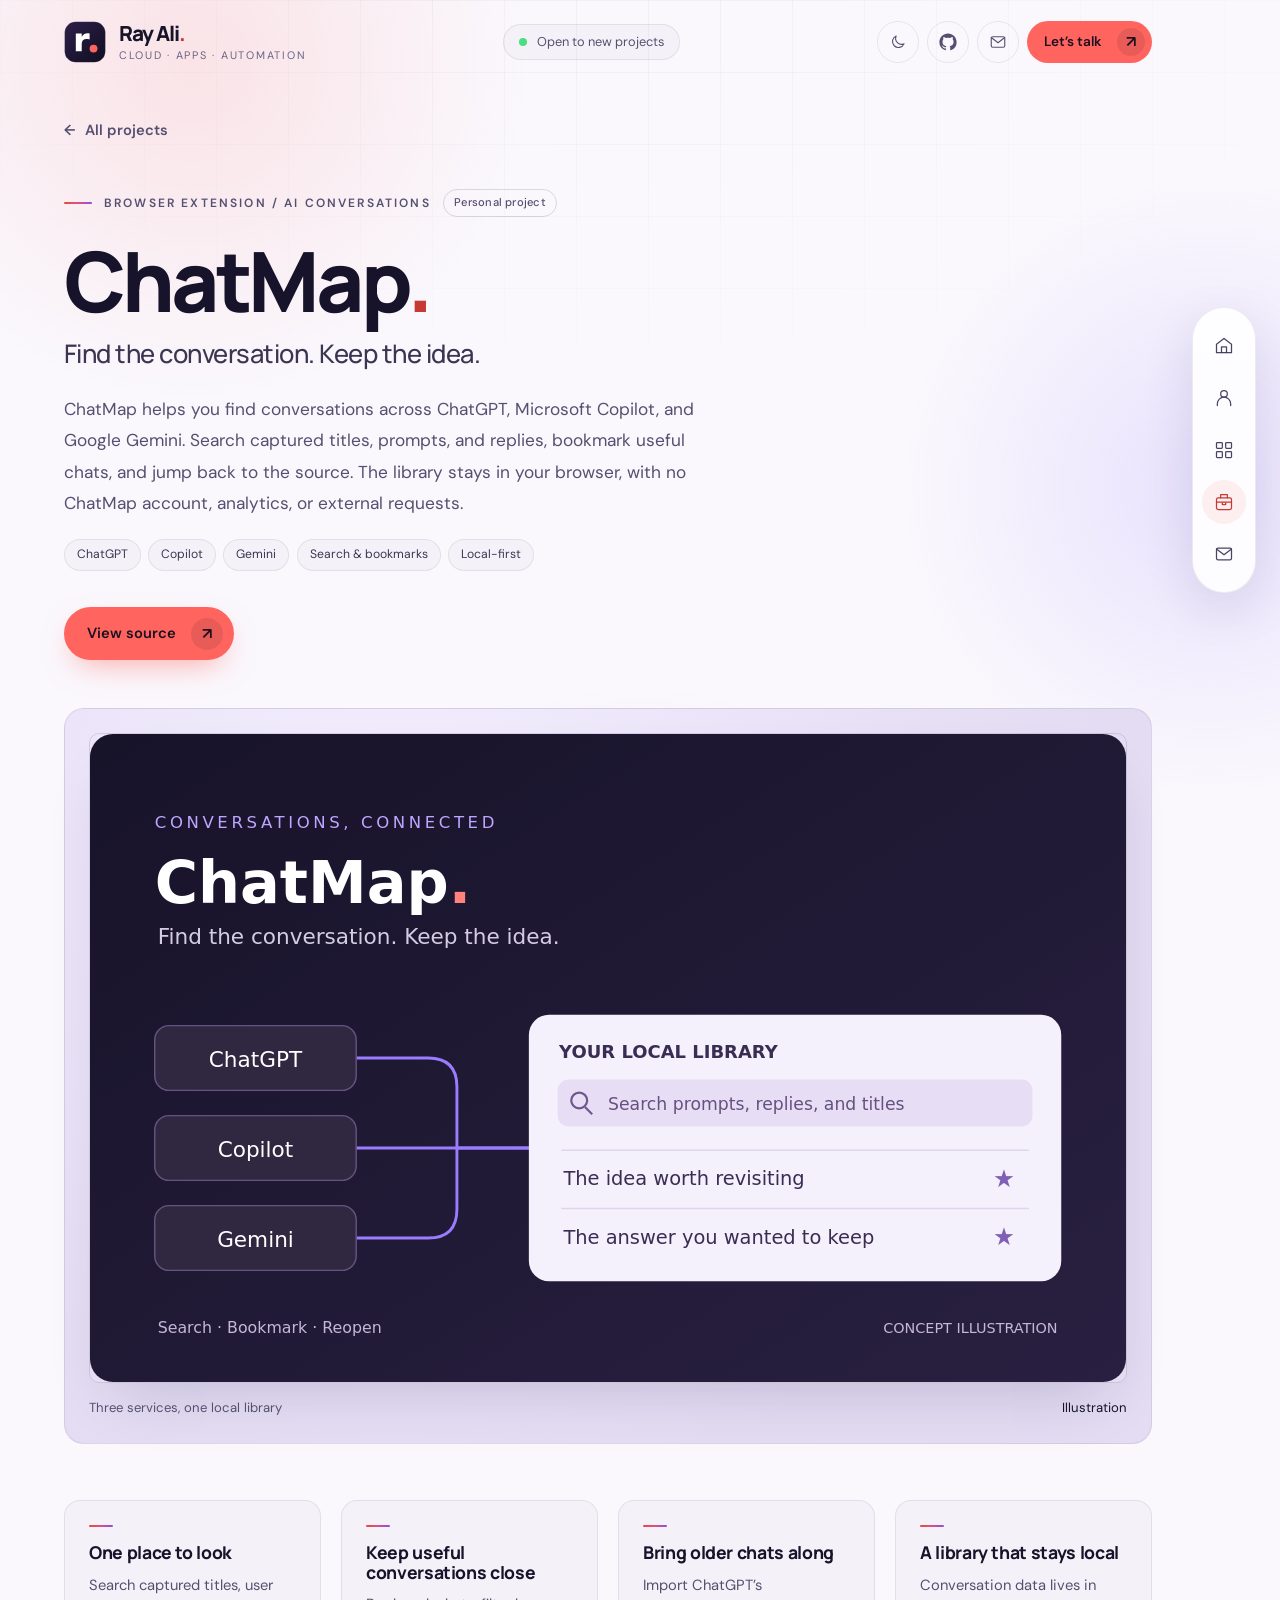
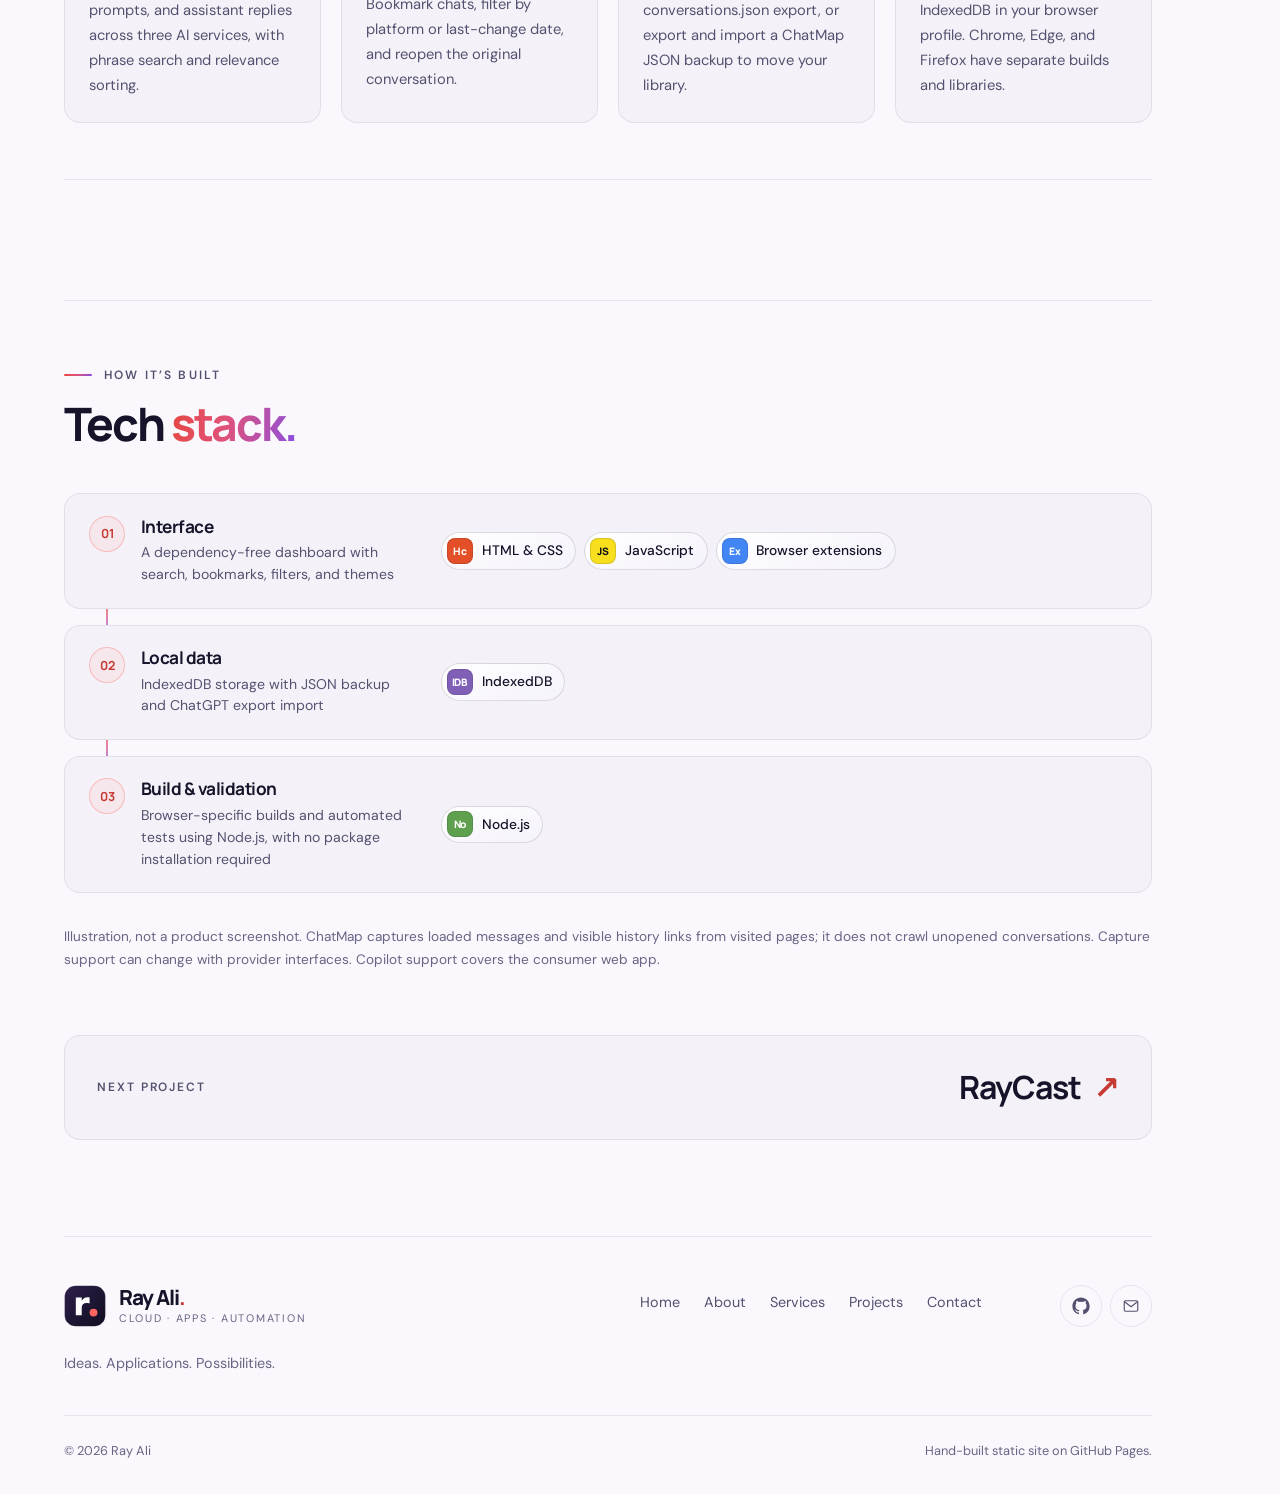
<file: projects/chatmap/index.html>
<!doctype html>
<html lang="en">
<head>
<meta charset="utf-8">
<meta name="viewport" content="width=device-width, initial-scale=1">
<title>ChatMap — Ray Ali</title>
<meta name="description" content="A browser extension that brings your visited AI conversations into one searchable, bookmarkable library, stored locally in your browser.">
<meta name="theme-color" content="#0e0c1d">
<meta property="og:type" content="website">
<meta property="og:site_name" content="Ray Ali">
<meta property="og:title" content="ChatMap — Ray Ali">
<meta property="og:description" content="A browser extension that brings your visited AI conversations into one searchable, bookmarkable library, stored locally in your browser.">
<meta property="og:url" content="https://rayali.dev/projects/chatmap/">
<meta property="og:image" content="https://rayali.dev/assets/ray-portrait-noir.jpg">
<meta name="twitter:card" content="summary_large_image">
<link rel="icon" href="../../assets/favicon.svg" type="image/svg+xml">
<link rel="preconnect" href="https://fonts.googleapis.com">
<link rel="preconnect" href="https://fonts.gstatic.com" crossorigin>
<link rel="stylesheet" href="https://fonts.googleapis.com/css2?family=DM+Sans:opsz,wght@9..40,400;9..40,500;9..40,600&family=Manrope:wght@400;500;600;700;800&display=swap">
<link rel="stylesheet" href="../../assets/style.css">
<script>(function(){var d=document.documentElement,t;d.classList.add('js');try{t=localStorage.getItem('theme')}catch(e){}if(t!=='light'&&t!=='dark')t=matchMedia('(prefers-color-scheme: light)').matches?'light':'dark';d.dataset.theme=t})()</script>
<script src="../../assets/site.js" defer></script>
</head>
<body class="page-work">
<a class="skip" href="#main">Skip to content</a>
<div class="ambient" aria-hidden="true"><span></span><span></span><span></span></div>
<header class="site-header" data-header>
  <div class="header-inner">
    <a class="brand" href="../../index.html" aria-label="Ray Ali, home"><svg class="brand-mark" viewBox="0 0 64 64" aria-hidden="true"><defs><linearGradient id="bm-head" x1="0" y1="0" x2="1" y2="1"><stop offset="0" stop-color="#2d1f4a"/><stop offset="1" stop-color="#110e21"/></linearGradient></defs><rect x="1" y="1" width="62" height="62" rx="17" fill="url(#bm-head)" stroke="#ffffff26"/><path d="M18 46V19h9v5c3-5 7-6 12-5v9c-8-2-12 1-12 7v11z" fill="#fff"/><circle cx="45" cy="42" r="6" fill="#ff655e"/></svg><span class="brand-text"><strong>Ray Ali<span class="dot">.</span></strong><small>Cloud · Apps · Automation</small></span></a>
    <p class="status"><span class="pulse" aria-hidden="true"></span>Open to new projects</p>
    <div class="header-actions">
      <button class="icon-btn theme-toggle" type="button" data-theme-toggle aria-label="Switch to light theme"><svg class="icon-sun" viewBox="0 0 24 24" fill="none" stroke="currentColor" stroke-width="1.5" stroke-linecap="round" stroke-linejoin="round" aria-hidden="true"><circle cx="12" cy="12" r="4"/><path d="M12 2v2M12 20v2M4.9 4.9l1.4 1.4M17.7 17.7l1.4 1.4M2 12h2M20 12h2M4.9 19.1l1.4-1.4M17.7 6.3l1.4-1.4"/></svg><svg class="icon-moon" viewBox="0 0 24 24" fill="none" stroke="currentColor" stroke-width="1.5" stroke-linecap="round" stroke-linejoin="round" aria-hidden="true"><path d="M20 14.5A8 8 0 0 1 9.5 4a8 8 0 1 0 10.5 10.5Z"/></svg></button>
      <a class="icon-btn" href="https://github.com/itsRayAli" target="_blank" rel="noopener noreferrer" aria-label="GitHub profile (opens in a new tab)"><svg viewBox="0 0 24 24" fill="currentColor" aria-hidden="true"><path d="M12 .5C5.65.5.5 5.65.5 12a11.5 11.5 0 0 0 7.86 10.92c.58.1.79-.25.79-.56v-2c-3.2.7-3.88-1.37-3.88-1.37-.52-1.33-1.28-1.69-1.28-1.69-1.04-.71.08-.7.08-.7 1.16.08 1.77 1.19 1.77 1.19 1.03 1.76 2.7 1.25 3.36.96.1-.75.4-1.25.73-1.54-2.55-.29-5.24-1.28-5.24-5.68 0-1.26.45-2.28 1.19-3.09-.12-.29-.52-1.46.11-3.05 0 0 .97-.31 3.17 1.18a11 11 0 0 1 5.77 0c2.2-1.49 3.17-1.18 3.17-1.18.63 1.59.23 2.76.11 3.05.74.81 1.19 1.83 1.19 3.09 0 4.41-2.7 5.38-5.26 5.67.41.36.78 1.06.78 2.14v3.17c0 .31.21.67.8.56A11.5 11.5 0 0 0 23.5 12C23.5 5.65 18.35.5 12 .5Z"/></svg></a>
      <a class="icon-btn" href="mailto:hi@rayali.dev" aria-label="Email Ray Ali"><svg viewBox="0 0 24 24" fill="none" stroke="currentColor" stroke-width="1.5" stroke-linecap="round" stroke-linejoin="round" aria-hidden="true"><rect x="3" y="5" width="18" height="14" rx="2"/><path d="m3 6 9 7 9-7"/></svg></a>
      <a class="button button-sm" href="../../contact/">Let’s talk <span class="arrow" aria-hidden="true">↗</span></a>
    </div>
  </div>
</header>
<nav class="dock" aria-label="Main navigation"><a href="../../index.html"><svg viewBox="0 0 24 24" fill="none" stroke="currentColor" stroke-width="1.5" stroke-linecap="round" stroke-linejoin="round" aria-hidden="true"><path d="m3 10 9-7 9 7v10H3z"/><path d="M9 20v-7h6v7"/></svg><span>Home</span></a><a href="../../about/"><svg viewBox="0 0 24 24" fill="none" stroke="currentColor" stroke-width="1.5" stroke-linecap="round" stroke-linejoin="round" aria-hidden="true"><circle cx="12" cy="7" r="4"/><path d="M4 21v-2a8 8 0 0 1 16 0v2"/></svg><span>About</span></a><a href="../../services/"><svg viewBox="0 0 24 24" fill="none" stroke="currentColor" stroke-width="1.5" stroke-linecap="round" stroke-linejoin="round" aria-hidden="true"><rect x="3" y="3" width="7" height="7" rx="1"/><rect x="14" y="3" width="7" height="7" rx="1"/><rect x="3" y="14" width="7" height="7" rx="1"/><rect x="14" y="14" width="7" height="7" rx="1"/></svg><span>Services</span></a><a href="../../work/" aria-current="page"><svg viewBox="0 0 24 24" fill="none" stroke="currentColor" stroke-width="1.5" stroke-linecap="round" stroke-linejoin="round" aria-hidden="true"><rect x="3" y="7" width="18" height="14" rx="2"/><path d="M8 7V3h8v4M3 12h18M10 12v3h4v-3"/></svg><span>Projects</span></a><a href="../../contact/"><svg viewBox="0 0 24 24" fill="none" stroke="currentColor" stroke-width="1.5" stroke-linecap="round" stroke-linejoin="round" aria-hidden="true"><rect x="3" y="5" width="18" height="14" rx="2"/><path d="m3 6 9 7 9-7"/></svg><span>Contact</span></a></nav>
<div class="site-shell">
<main id="main" class="project-page">
<a class="text-link back-link" href="../../work/"><span aria-hidden="true">←</span> All projects</a>
<section class="project-intro">
  <p class="eyebrow">Browser extension / AI conversations <span class="pill">Personal project</span></p>
  <h1>ChatMap<span class="dot">.</span></h1>
  <h2>Find the conversation. Keep the idea.</h2>
  <p class="lead">ChatMap helps you find conversations across ChatGPT, Microsoft Copilot, and Google Gemini. Search captured titles, prompts, and replies, bookmark useful chats, and jump back to the source. The library stays in your browser, with no ChatMap account, analytics, or external requests.</p>
  <ul class="tags" aria-label="Tags"><li>ChatGPT</li><li>Copilot</li><li>Gemini</li><li>Search &amp; bookmarks</li><li>Local-first</li></ul>
  <div class="actions"><a class="button" href="https://github.com/itsRayAli/ChatMap" target="_blank" rel="noopener noreferrer">View source <span class="arrow" aria-hidden="true">↗</span></a></div>
</section>
<div class="gallery-hero"><figure class="showcase-shot"><img class="art" src="../../assets/chatmap/cover.svg" alt="ChatMap illustration connecting ChatGPT, Copilot, and Gemini to a local library with search and bookmarks" fetchpriority="high"><figcaption>Three services, one local library<span>Illustration</span></figcaption></figure></div>
<div class="feature-grid"><div class="reveal"><h2>One place to look</h2><p>Search captured titles, user prompts, and assistant replies across three AI services, with phrase search and relevance sorting.</p></div><div class="reveal"><h2>Keep useful conversations close</h2><p>Bookmark chats, filter by platform or last-change date, and reopen the original conversation.</p></div><div class="reveal"><h2>Bring older chats along</h2><p>Import ChatGPT’s conversations.json export, or export and import a ChatMap JSON backup to move your library.</p></div><div class="reveal"><h2>A library that stays local</h2><p>Conversation data lives in IndexedDB in your browser profile. Chrome, Edge, and Firefox have separate builds and libraries.</p></div></div>
<div class="gallery"></div>
<section class="stack-section" aria-labelledby="stack-title"><div class="section-heading"><div><p class="eyebrow">How it’s built</p><h2 id="stack-title">Tech <em>stack.</em></h2></div></div><ol class="stack"><li class="stack-layer reveal"><div class="stack-label"><span class="stack-num">01</span><div><h3>Interface</h3><p>A dependency-free dashboard with search, bookmarks, filters, and themes</p></div></div><ul class="tech-list" aria-label="Interface technologies"><li class="tech" style="--c:#e34f26;--on:#ffffff"><span class="tech-mark" aria-hidden="true">Hc</span><span class="tech-name">HTML &amp; CSS</span></li><li class="tech" style="--c:#f7df1e;--on:#10101a"><span class="tech-mark" aria-hidden="true">JS</span><span class="tech-name">JavaScript</span></li><li class="tech" style="--c:#4285f4;--on:#ffffff"><span class="tech-mark" aria-hidden="true">Ex</span><span class="tech-name">Browser extensions</span></li></ul></li><li class="stack-layer reveal"><div class="stack-label"><span class="stack-num">02</span><div><h3>Local data</h3><p>IndexedDB storage with JSON backup and ChatGPT export import</p></div></div><ul class="tech-list" aria-label="Local data technologies"><li class="tech" style="--c:#8060b6;--on:#ffffff"><span class="tech-mark" aria-hidden="true">IDB</span><span class="tech-name">IndexedDB</span></li></ul></li><li class="stack-layer reveal"><div class="stack-label"><span class="stack-num">03</span><div><h3>Build &amp; validation</h3><p>Browser-specific builds and automated tests using Node.js, with no package installation required</p></div></div><ul class="tech-list" aria-label="Build &amp; validation technologies"><li class="tech" style="--c:#5fa04e;--on:#ffffff"><span class="tech-mark" aria-hidden="true">No</span><span class="tech-name">Node.js</span></li></ul></li></ol></section>
<p class="collection-note">Illustration, not a product screenshot. ChatMap captures loaded messages and visible history links from visited pages; it does not crawl unopened conversations. Capture support can change with provider interfaces. Copilot support covers the consumer web app.</p>
<a class="next-project" href="../raycast/"><span>Next project</span><strong>RayCast <span class="arrow" aria-hidden="true">↗</span></strong></a>
</main>
<footer class="site-footer">
  <div class="footer-top">
    <div class="footer-brand"><a class="brand" href="../../index.html" aria-label="Ray Ali, home"><svg class="brand-mark" viewBox="0 0 64 64" aria-hidden="true"><defs><linearGradient id="bm-foot" x1="0" y1="0" x2="1" y2="1"><stop offset="0" stop-color="#2d1f4a"/><stop offset="1" stop-color="#110e21"/></linearGradient></defs><rect x="1" y="1" width="62" height="62" rx="17" fill="url(#bm-foot)" stroke="#ffffff26"/><path d="M18 46V19h9v5c3-5 7-6 12-5v9c-8-2-12 1-12 7v11z" fill="#fff"/><circle cx="45" cy="42" r="6" fill="#ff655e"/></svg><span class="brand-text"><strong>Ray Ali<span class="dot">.</span></strong><small>Cloud · Apps · Automation</small></span></a><p>Ideas. Applications. Possibilities.</p></div>
    <nav class="footer-nav" aria-label="Footer"><a href="../../index.html">Home</a><a href="../../about/">About</a><a href="../../services/">Services</a><a href="../../work/">Projects</a><a href="../../contact/">Contact</a></nav>
    <div class="footer-social">
      <a class="icon-btn" href="https://github.com/itsRayAli" target="_blank" rel="noopener noreferrer" aria-label="GitHub profile (opens in a new tab)"><svg viewBox="0 0 24 24" fill="currentColor" aria-hidden="true"><path d="M12 .5C5.65.5.5 5.65.5 12a11.5 11.5 0 0 0 7.86 10.92c.58.1.79-.25.79-.56v-2c-3.2.7-3.88-1.37-3.88-1.37-.52-1.33-1.28-1.69-1.28-1.69-1.04-.71.08-.7.08-.7 1.16.08 1.77 1.19 1.77 1.19 1.03 1.76 2.7 1.25 3.36.96.1-.75.4-1.25.73-1.54-2.55-.29-5.24-1.28-5.24-5.68 0-1.26.45-2.28 1.19-3.09-.12-.29-.52-1.46.11-3.05 0 0 .97-.31 3.17 1.18a11 11 0 0 1 5.77 0c2.2-1.49 3.17-1.18 3.17-1.18.63 1.59.23 2.76.11 3.05.74.81 1.19 1.83 1.19 3.09 0 4.41-2.7 5.38-5.26 5.67.41.36.78 1.06.78 2.14v3.17c0 .31.21.67.8.56A11.5 11.5 0 0 0 23.5 12C23.5 5.65 18.35.5 12 .5Z"/></svg></a>
      <a class="icon-btn" href="mailto:hi@rayali.dev" aria-label="Email Ray Ali"><svg viewBox="0 0 24 24" fill="none" stroke="currentColor" stroke-width="1.5" stroke-linecap="round" stroke-linejoin="round" aria-hidden="true"><rect x="3" y="5" width="18" height="14" rx="2"/><path d="m3 6 9 7 9-7"/></svg></a>
    </div>
  </div>
  <div class="footer-bottom"><span>© 2026 Ray Ali</span><span>Hand-built static site on GitHub Pages.</span></div>
</footer>
</div>
</body>
</html>
</file>
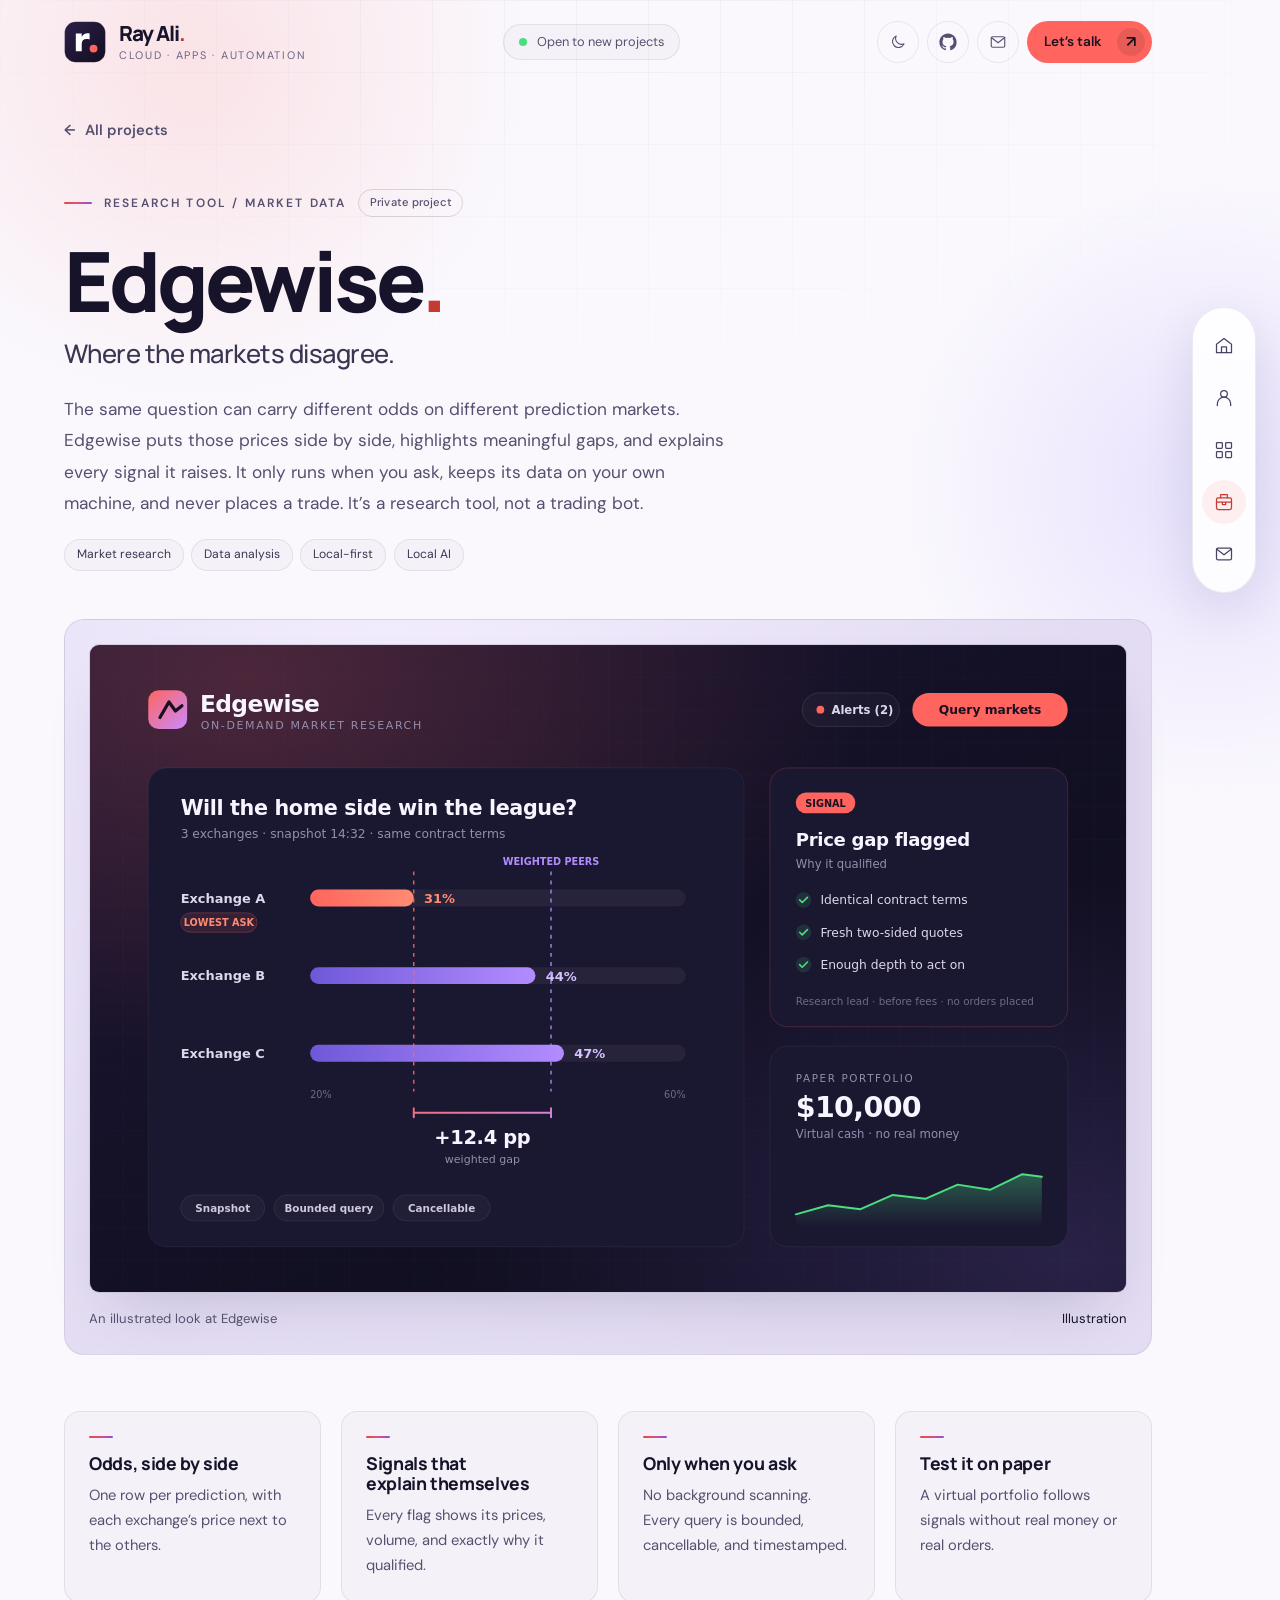
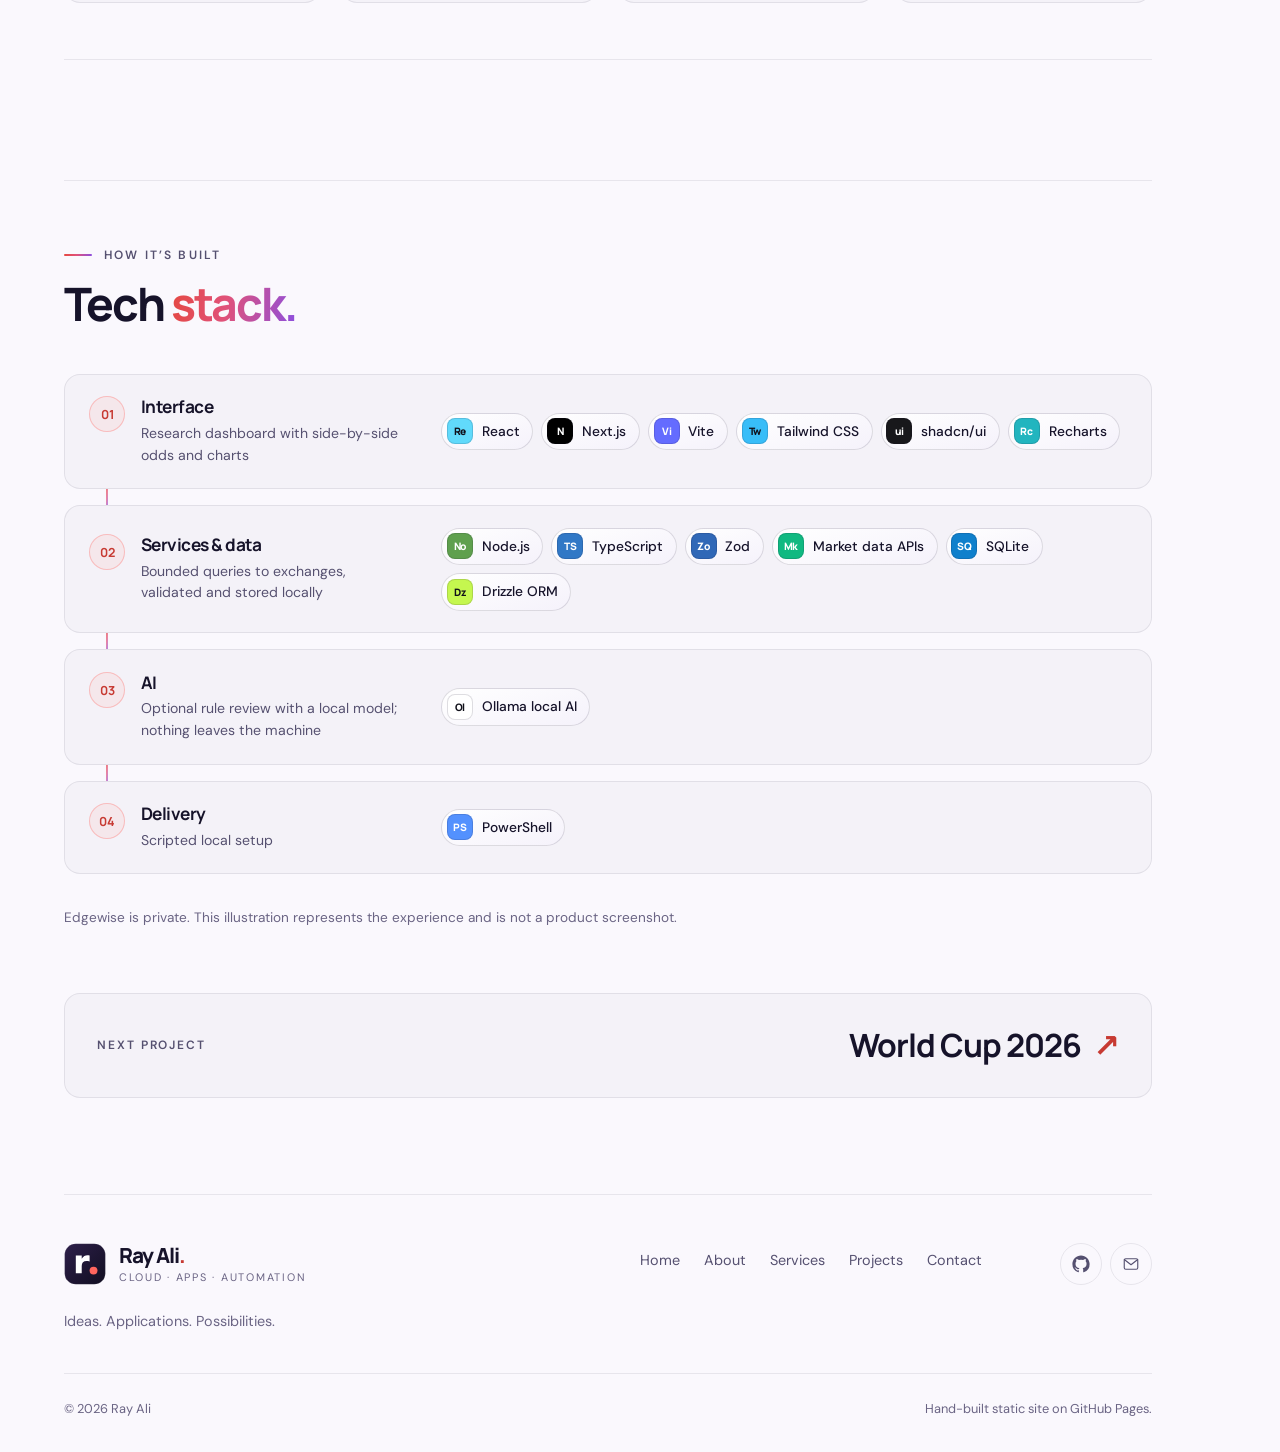
<file: projects/edgewise/index.html>
<!doctype html>
<html lang="en">
<head>
<meta charset="utf-8">
<meta name="viewport" content="width=device-width, initial-scale=1">
<title>Edgewise — Ray Ali</title>
<meta name="description" content="An on-demand research tool that lines up prediction-market odds across exchanges and shows where they don’t agree.">
<meta name="theme-color" content="#0e0c1d">
<meta property="og:type" content="website">
<meta property="og:site_name" content="Ray Ali">
<meta property="og:title" content="Edgewise — Ray Ali">
<meta property="og:description" content="An on-demand research tool that lines up prediction-market odds across exchanges and shows where they don’t agree.">
<meta property="og:url" content="https://rayali.dev/projects/edgewise/">
<meta property="og:image" content="https://rayali.dev/assets/ray-portrait-noir.jpg">
<meta name="twitter:card" content="summary_large_image">
<link rel="icon" href="../../assets/favicon.svg" type="image/svg+xml">
<link rel="preconnect" href="https://fonts.googleapis.com">
<link rel="preconnect" href="https://fonts.gstatic.com" crossorigin>
<link rel="stylesheet" href="https://fonts.googleapis.com/css2?family=DM+Sans:opsz,wght@9..40,400;9..40,500;9..40,600&family=Manrope:wght@400;500;600;700;800&display=swap">
<link rel="stylesheet" href="../../assets/style.css">
<script>(function(){var d=document.documentElement,t;d.classList.add('js');try{t=localStorage.getItem('theme')}catch(e){}if(t!=='light'&&t!=='dark')t=matchMedia('(prefers-color-scheme: light)').matches?'light':'dark';d.dataset.theme=t})()</script>
<script src="../../assets/site.js" defer></script>
</head>
<body class="page-work">
<a class="skip" href="#main">Skip to content</a>
<div class="ambient" aria-hidden="true"><span></span><span></span><span></span></div>
<header class="site-header" data-header>
  <div class="header-inner">
    <a class="brand" href="../../index.html" aria-label="Ray Ali, home"><svg class="brand-mark" viewBox="0 0 64 64" aria-hidden="true"><defs><linearGradient id="bm-head" x1="0" y1="0" x2="1" y2="1"><stop offset="0" stop-color="#2d1f4a"/><stop offset="1" stop-color="#110e21"/></linearGradient></defs><rect x="1" y="1" width="62" height="62" rx="17" fill="url(#bm-head)" stroke="#ffffff26"/><path d="M18 46V19h9v5c3-5 7-6 12-5v9c-8-2-12 1-12 7v11z" fill="#fff"/><circle cx="45" cy="42" r="6" fill="#ff655e"/></svg><span class="brand-text"><strong>Ray Ali<span class="dot">.</span></strong><small>Cloud · Apps · Automation</small></span></a>
    <p class="status"><span class="pulse" aria-hidden="true"></span>Open to new projects</p>
    <div class="header-actions">
      <button class="icon-btn theme-toggle" type="button" data-theme-toggle aria-label="Switch to light theme"><svg class="icon-sun" viewBox="0 0 24 24" fill="none" stroke="currentColor" stroke-width="1.5" stroke-linecap="round" stroke-linejoin="round" aria-hidden="true"><circle cx="12" cy="12" r="4"/><path d="M12 2v2M12 20v2M4.9 4.9l1.4 1.4M17.7 17.7l1.4 1.4M2 12h2M20 12h2M4.9 19.1l1.4-1.4M17.7 6.3l1.4-1.4"/></svg><svg class="icon-moon" viewBox="0 0 24 24" fill="none" stroke="currentColor" stroke-width="1.5" stroke-linecap="round" stroke-linejoin="round" aria-hidden="true"><path d="M20 14.5A8 8 0 0 1 9.5 4a8 8 0 1 0 10.5 10.5Z"/></svg></button>
      <a class="icon-btn" href="https://github.com/itsRayAli" target="_blank" rel="noopener noreferrer" aria-label="GitHub profile (opens in a new tab)"><svg viewBox="0 0 24 24" fill="currentColor" aria-hidden="true"><path d="M12 .5C5.65.5.5 5.65.5 12a11.5 11.5 0 0 0 7.86 10.92c.58.1.79-.25.79-.56v-2c-3.2.7-3.88-1.37-3.88-1.37-.52-1.33-1.28-1.69-1.28-1.69-1.04-.71.08-.7.08-.7 1.16.08 1.77 1.19 1.77 1.19 1.03 1.76 2.7 1.25 3.36.96.1-.75.4-1.25.73-1.54-2.55-.29-5.24-1.28-5.24-5.68 0-1.26.45-2.28 1.19-3.09-.12-.29-.52-1.46.11-3.05 0 0 .97-.31 3.17 1.18a11 11 0 0 1 5.77 0c2.2-1.49 3.17-1.18 3.17-1.18.63 1.59.23 2.76.11 3.05.74.81 1.19 1.83 1.19 3.09 0 4.41-2.7 5.38-5.26 5.67.41.36.78 1.06.78 2.14v3.17c0 .31.21.67.8.56A11.5 11.5 0 0 0 23.5 12C23.5 5.65 18.35.5 12 .5Z"/></svg></a>
      <a class="icon-btn" href="mailto:hi@rayali.dev" aria-label="Email Ray Ali"><svg viewBox="0 0 24 24" fill="none" stroke="currentColor" stroke-width="1.5" stroke-linecap="round" stroke-linejoin="round" aria-hidden="true"><rect x="3" y="5" width="18" height="14" rx="2"/><path d="m3 6 9 7 9-7"/></svg></a>
      <a class="button button-sm" href="../../contact/">Let’s talk <span class="arrow" aria-hidden="true">↗</span></a>
    </div>
  </div>
</header>
<nav class="dock" aria-label="Main navigation"><a href="../../index.html"><svg viewBox="0 0 24 24" fill="none" stroke="currentColor" stroke-width="1.5" stroke-linecap="round" stroke-linejoin="round" aria-hidden="true"><path d="m3 10 9-7 9 7v10H3z"/><path d="M9 20v-7h6v7"/></svg><span>Home</span></a><a href="../../about/"><svg viewBox="0 0 24 24" fill="none" stroke="currentColor" stroke-width="1.5" stroke-linecap="round" stroke-linejoin="round" aria-hidden="true"><circle cx="12" cy="7" r="4"/><path d="M4 21v-2a8 8 0 0 1 16 0v2"/></svg><span>About</span></a><a href="../../services/"><svg viewBox="0 0 24 24" fill="none" stroke="currentColor" stroke-width="1.5" stroke-linecap="round" stroke-linejoin="round" aria-hidden="true"><rect x="3" y="3" width="7" height="7" rx="1"/><rect x="14" y="3" width="7" height="7" rx="1"/><rect x="3" y="14" width="7" height="7" rx="1"/><rect x="14" y="14" width="7" height="7" rx="1"/></svg><span>Services</span></a><a href="../../work/" aria-current="page"><svg viewBox="0 0 24 24" fill="none" stroke="currentColor" stroke-width="1.5" stroke-linecap="round" stroke-linejoin="round" aria-hidden="true"><rect x="3" y="7" width="18" height="14" rx="2"/><path d="M8 7V3h8v4M3 12h18M10 12v3h4v-3"/></svg><span>Projects</span></a><a href="../../contact/"><svg viewBox="0 0 24 24" fill="none" stroke="currentColor" stroke-width="1.5" stroke-linecap="round" stroke-linejoin="round" aria-hidden="true"><rect x="3" y="5" width="18" height="14" rx="2"/><path d="m3 6 9 7 9-7"/></svg><span>Contact</span></a></nav>
<div class="site-shell">
<main id="main" class="project-page">
<a class="text-link back-link" href="../../work/"><span aria-hidden="true">←</span> All projects</a>
<section class="project-intro">
  <p class="eyebrow">Research tool / Market data <span class="pill">Private project</span></p>
  <h1>Edgewise<span class="dot">.</span></h1>
  <h2>Where the markets disagree.</h2>
  <p class="lead">The same question can carry different odds on different prediction markets. Edgewise puts those prices side by side, highlights meaningful gaps, and explains every signal it raises. It only runs when you ask, keeps its data on your own machine, and never places a trade. It’s a research tool, not a trading bot.</p>
  <ul class="tags" aria-label="Tags"><li>Market research</li><li>Data analysis</li><li>Local-first</li><li>Local AI</li></ul>
  
</section>
<div class="gallery-hero"><figure class="showcase-shot"><img class="art" src="../../assets/edgewise/edgewise-illustration.svg" alt="Illustration of Edgewise comparing one prediction&#x27;s odds across three exchanges, with the price gap highlighted, a signal card, and a paper portfolio" fetchpriority="high"><figcaption>An illustrated look at Edgewise<span>Illustration</span></figcaption></figure></div>
<div class="feature-grid"><div class="reveal"><h2>Odds, side by side</h2><p>One row per prediction, with each exchange’s price next to the others.</p></div><div class="reveal"><h2>Signals that explain themselves</h2><p>Every flag shows its prices, volume, and exactly why it qualified.</p></div><div class="reveal"><h2>Only when you ask</h2><p>No background scanning. Every query is bounded, cancellable, and timestamped.</p></div><div class="reveal"><h2>Test it on paper</h2><p>A virtual portfolio follows signals without real money or real orders.</p></div></div>
<div class="gallery"></div>
<section class="stack-section" aria-labelledby="stack-title"><div class="section-heading"><div><p class="eyebrow">How it’s built</p><h2 id="stack-title">Tech <em>stack.</em></h2></div></div><ol class="stack"><li class="stack-layer reveal"><div class="stack-label"><span class="stack-num">01</span><div><h3>Interface</h3><p>Research dashboard with side-by-side odds and charts</p></div></div><ul class="tech-list" aria-label="Interface technologies"><li class="tech" style="--c:#61dafb;--on:#10101a"><span class="tech-mark" aria-hidden="true">Re</span><span class="tech-name">React</span></li><li class="tech" style="--c:#000000;--on:#ffffff"><span class="tech-mark" aria-hidden="true">N</span><span class="tech-name">Next.js</span></li><li class="tech" style="--c:#646cff;--on:#ffffff"><span class="tech-mark" aria-hidden="true">Vi</span><span class="tech-name">Vite</span></li><li class="tech" style="--c:#38bdf8;--on:#10101a"><span class="tech-mark" aria-hidden="true">Tw</span><span class="tech-name">Tailwind CSS</span></li><li class="tech" style="--c:#18181b;--on:#ffffff"><span class="tech-mark" aria-hidden="true">ui</span><span class="tech-name">shadcn/ui</span></li><li class="tech" style="--c:#22b5bf;--on:#ffffff"><span class="tech-mark" aria-hidden="true">Rc</span><span class="tech-name">Recharts</span></li></ul></li><li class="stack-layer reveal"><div class="stack-label"><span class="stack-num">02</span><div><h3>Services &amp; data</h3><p>Bounded queries to exchanges, validated and stored locally</p></div></div><ul class="tech-list" aria-label="Services &amp; data technologies"><li class="tech" style="--c:#5fa04e;--on:#ffffff"><span class="tech-mark" aria-hidden="true">No</span><span class="tech-name">Node.js</span></li><li class="tech" style="--c:#3178c6;--on:#ffffff"><span class="tech-mark" aria-hidden="true">TS</span><span class="tech-name">TypeScript</span></li><li class="tech" style="--c:#3068b7;--on:#ffffff"><span class="tech-mark" aria-hidden="true">Zo</span><span class="tech-name">Zod</span></li><li class="tech" style="--c:#10b981;--on:#ffffff"><span class="tech-mark" aria-hidden="true">Mk</span><span class="tech-name">Market data APIs</span></li><li class="tech" style="--c:#0f80cc;--on:#ffffff"><span class="tech-mark" aria-hidden="true">SQ</span><span class="tech-name">SQLite</span></li><li class="tech" style="--c:#c5f74f;--on:#10101a"><span class="tech-mark" aria-hidden="true">Dz</span><span class="tech-name">Drizzle ORM</span></li></ul></li><li class="stack-layer reveal"><div class="stack-label"><span class="stack-num">03</span><div><h3>AI</h3><p>Optional rule review with a local model; nothing leaves the machine</p></div></div><ul class="tech-list" aria-label="AI technologies"><li class="tech" style="--c:#ffffff;--on:#10101a"><span class="tech-mark" aria-hidden="true">Ol</span><span class="tech-name">Ollama local AI</span></li></ul></li><li class="stack-layer reveal"><div class="stack-label"><span class="stack-num">04</span><div><h3>Delivery</h3><p>Scripted local setup</p></div></div><ul class="tech-list" aria-label="Delivery technologies"><li class="tech" style="--c:#5391fe;--on:#ffffff"><span class="tech-mark" aria-hidden="true">PS</span><span class="tech-name">PowerShell</span></li></ul></li></ol></section>
<p class="collection-note">Edgewise is private. This illustration represents the experience and is not a product screenshot.</p>
<a class="next-project" href="../world-cup-2026/"><span>Next project</span><strong>World Cup 2026 <span class="arrow" aria-hidden="true">↗</span></strong></a>
</main>
<footer class="site-footer">
  <div class="footer-top">
    <div class="footer-brand"><a class="brand" href="../../index.html" aria-label="Ray Ali, home"><svg class="brand-mark" viewBox="0 0 64 64" aria-hidden="true"><defs><linearGradient id="bm-foot" x1="0" y1="0" x2="1" y2="1"><stop offset="0" stop-color="#2d1f4a"/><stop offset="1" stop-color="#110e21"/></linearGradient></defs><rect x="1" y="1" width="62" height="62" rx="17" fill="url(#bm-foot)" stroke="#ffffff26"/><path d="M18 46V19h9v5c3-5 7-6 12-5v9c-8-2-12 1-12 7v11z" fill="#fff"/><circle cx="45" cy="42" r="6" fill="#ff655e"/></svg><span class="brand-text"><strong>Ray Ali<span class="dot">.</span></strong><small>Cloud · Apps · Automation</small></span></a><p>Ideas. Applications. Possibilities.</p></div>
    <nav class="footer-nav" aria-label="Footer"><a href="../../index.html">Home</a><a href="../../about/">About</a><a href="../../services/">Services</a><a href="../../work/">Projects</a><a href="../../contact/">Contact</a></nav>
    <div class="footer-social">
      <a class="icon-btn" href="https://github.com/itsRayAli" target="_blank" rel="noopener noreferrer" aria-label="GitHub profile (opens in a new tab)"><svg viewBox="0 0 24 24" fill="currentColor" aria-hidden="true"><path d="M12 .5C5.65.5.5 5.65.5 12a11.5 11.5 0 0 0 7.86 10.92c.58.1.79-.25.79-.56v-2c-3.2.7-3.88-1.37-3.88-1.37-.52-1.33-1.28-1.69-1.28-1.69-1.04-.71.08-.7.08-.7 1.16.08 1.77 1.19 1.77 1.19 1.03 1.76 2.7 1.25 3.36.96.1-.75.4-1.25.73-1.54-2.55-.29-5.24-1.28-5.24-5.68 0-1.26.45-2.28 1.19-3.09-.12-.29-.52-1.46.11-3.05 0 0 .97-.31 3.17 1.18a11 11 0 0 1 5.77 0c2.2-1.49 3.17-1.18 3.17-1.18.63 1.59.23 2.76.11 3.05.74.81 1.19 1.83 1.19 3.09 0 4.41-2.7 5.38-5.26 5.67.41.36.78 1.06.78 2.14v3.17c0 .31.21.67.8.56A11.5 11.5 0 0 0 23.5 12C23.5 5.65 18.35.5 12 .5Z"/></svg></a>
      <a class="icon-btn" href="mailto:hi@rayali.dev" aria-label="Email Ray Ali"><svg viewBox="0 0 24 24" fill="none" stroke="currentColor" stroke-width="1.5" stroke-linecap="round" stroke-linejoin="round" aria-hidden="true"><rect x="3" y="5" width="18" height="14" rx="2"/><path d="m3 6 9 7 9-7"/></svg></a>
    </div>
  </div>
  <div class="footer-bottom"><span>© 2026 Ray Ali</span><span>Hand-built static site on GitHub Pages.</span></div>
</footer>
</div>
</body>
</html>
</file>
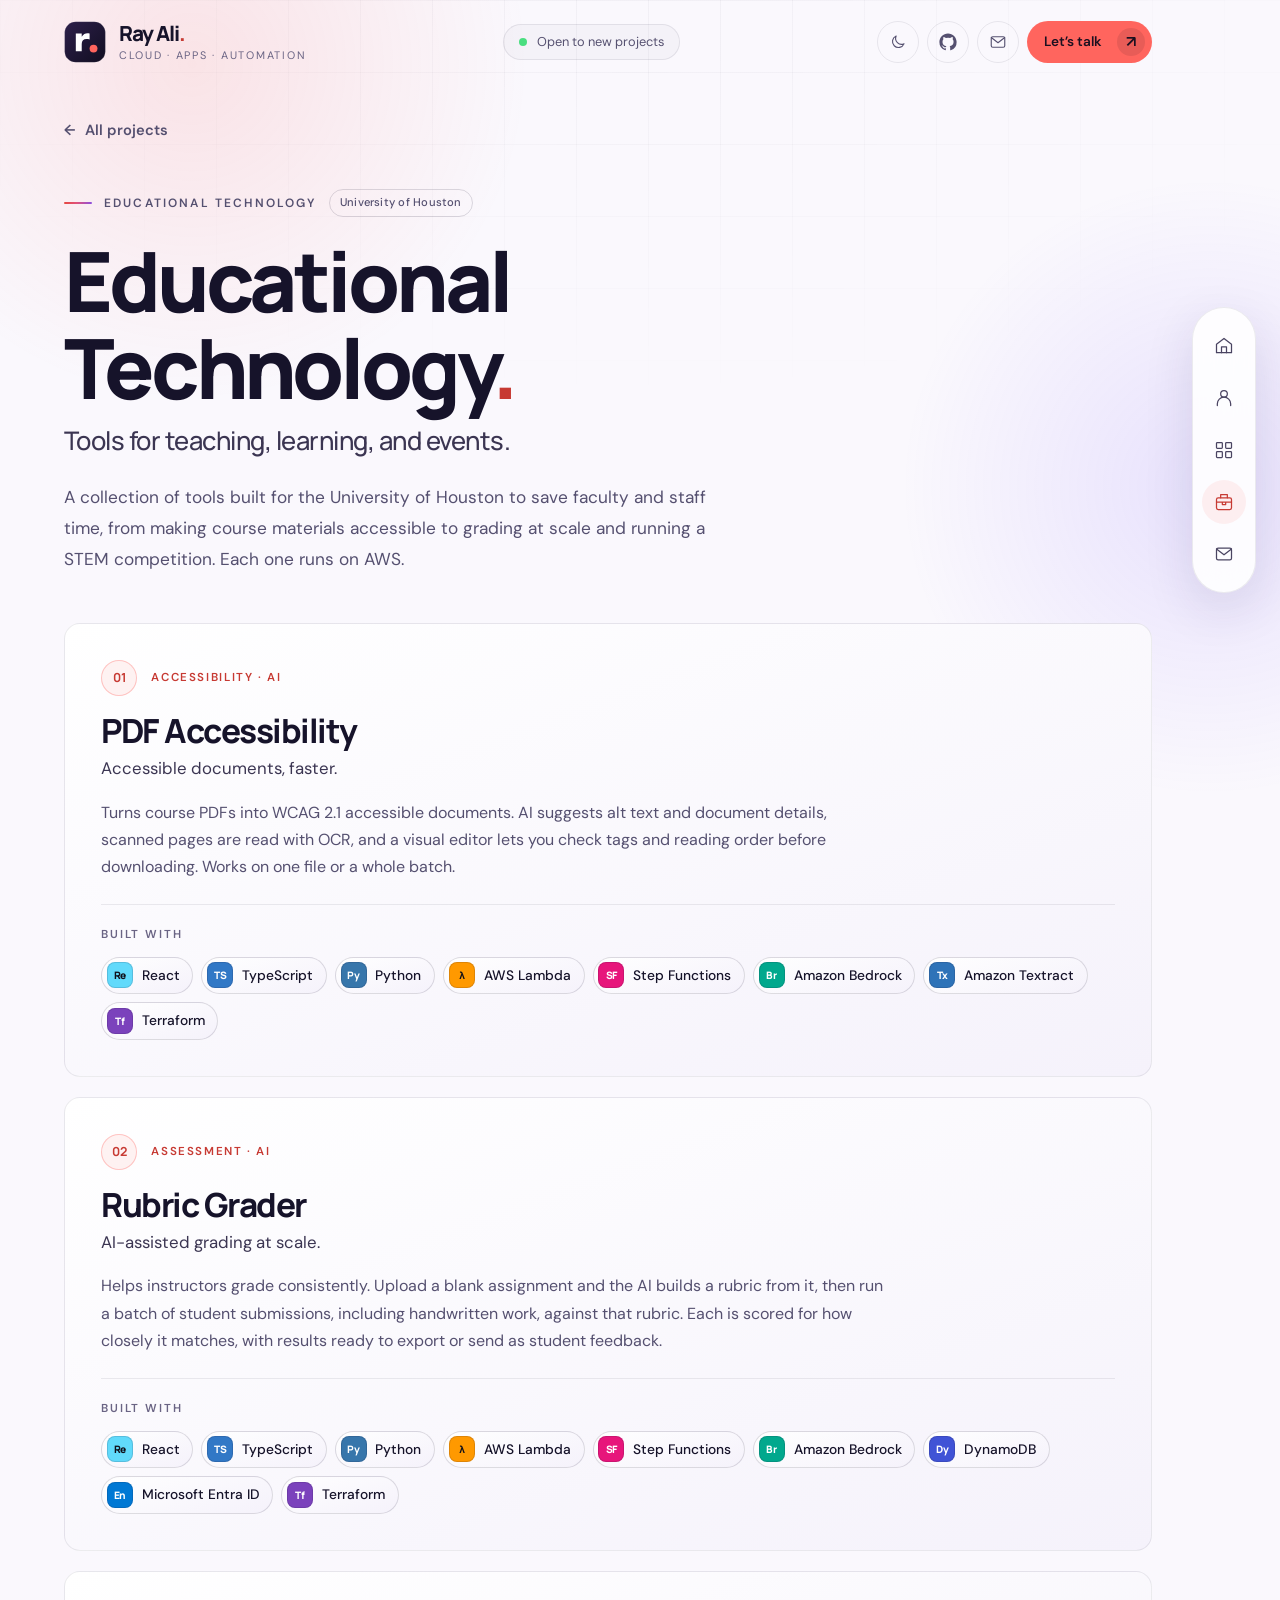
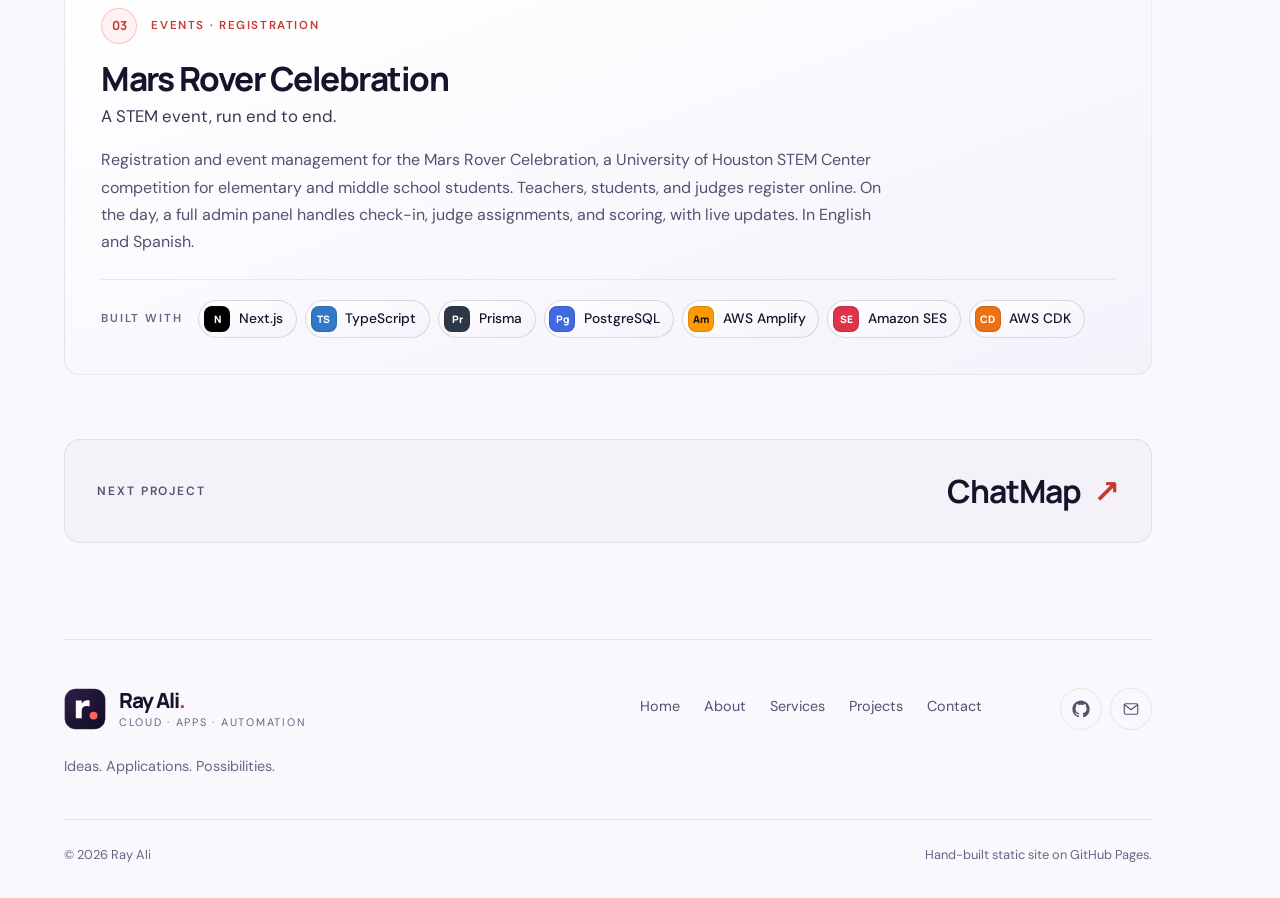
<file: projects/edtech/index.html>
<!doctype html>
<html lang="en">
<head>
<meta charset="utf-8">
<meta name="viewport" content="width=device-width, initial-scale=1">
<title>Educational Technology — Ray Ali</title>
<meta name="description" content="Three tools built for the University of Houston: accessible course documents, AI-assisted grading, and a STEM event platform.">
<meta name="theme-color" content="#0e0c1d">
<meta property="og:type" content="website">
<meta property="og:site_name" content="Ray Ali">
<meta property="og:title" content="Educational Technology — Ray Ali">
<meta property="og:description" content="Three tools built for the University of Houston: accessible course documents, AI-assisted grading, and a STEM event platform.">
<meta property="og:url" content="https://rayali.dev/projects/edtech/">
<meta property="og:image" content="https://rayali.dev/assets/ray-portrait-noir.jpg">
<meta name="twitter:card" content="summary_large_image">
<link rel="icon" href="../../assets/favicon.svg" type="image/svg+xml">
<link rel="preconnect" href="https://fonts.googleapis.com">
<link rel="preconnect" href="https://fonts.gstatic.com" crossorigin>
<link rel="stylesheet" href="https://fonts.googleapis.com/css2?family=DM+Sans:opsz,wght@9..40,400;9..40,500;9..40,600&family=Manrope:wght@400;500;600;700;800&display=swap">
<link rel="stylesheet" href="../../assets/style.css">
<script>(function(){var d=document.documentElement,t;d.classList.add('js');try{t=localStorage.getItem('theme')}catch(e){}if(t!=='light'&&t!=='dark')t=matchMedia('(prefers-color-scheme: light)').matches?'light':'dark';d.dataset.theme=t})()</script>
<script src="../../assets/site.js" defer></script>
</head>
<body class="page-work">
<a class="skip" href="#main">Skip to content</a>
<div class="ambient" aria-hidden="true"><span></span><span></span><span></span></div>
<header class="site-header" data-header>
  <div class="header-inner">
    <a class="brand" href="../../index.html" aria-label="Ray Ali, home"><svg class="brand-mark" viewBox="0 0 64 64" aria-hidden="true"><defs><linearGradient id="bm-head" x1="0" y1="0" x2="1" y2="1"><stop offset="0" stop-color="#2d1f4a"/><stop offset="1" stop-color="#110e21"/></linearGradient></defs><rect x="1" y="1" width="62" height="62" rx="17" fill="url(#bm-head)" stroke="#ffffff26"/><path d="M18 46V19h9v5c3-5 7-6 12-5v9c-8-2-12 1-12 7v11z" fill="#fff"/><circle cx="45" cy="42" r="6" fill="#ff655e"/></svg><span class="brand-text"><strong>Ray Ali<span class="dot">.</span></strong><small>Cloud · Apps · Automation</small></span></a>
    <p class="status"><span class="pulse" aria-hidden="true"></span>Open to new projects</p>
    <div class="header-actions">
      <button class="icon-btn theme-toggle" type="button" data-theme-toggle aria-label="Switch to light theme"><svg class="icon-sun" viewBox="0 0 24 24" fill="none" stroke="currentColor" stroke-width="1.5" stroke-linecap="round" stroke-linejoin="round" aria-hidden="true"><circle cx="12" cy="12" r="4"/><path d="M12 2v2M12 20v2M4.9 4.9l1.4 1.4M17.7 17.7l1.4 1.4M2 12h2M20 12h2M4.9 19.1l1.4-1.4M17.7 6.3l1.4-1.4"/></svg><svg class="icon-moon" viewBox="0 0 24 24" fill="none" stroke="currentColor" stroke-width="1.5" stroke-linecap="round" stroke-linejoin="round" aria-hidden="true"><path d="M20 14.5A8 8 0 0 1 9.5 4a8 8 0 1 0 10.5 10.5Z"/></svg></button>
      <a class="icon-btn" href="https://github.com/itsRayAli" target="_blank" rel="noopener noreferrer" aria-label="GitHub profile (opens in a new tab)"><svg viewBox="0 0 24 24" fill="currentColor" aria-hidden="true"><path d="M12 .5C5.65.5.5 5.65.5 12a11.5 11.5 0 0 0 7.86 10.92c.58.1.79-.25.79-.56v-2c-3.2.7-3.88-1.37-3.88-1.37-.52-1.33-1.28-1.69-1.28-1.69-1.04-.71.08-.7.08-.7 1.16.08 1.77 1.19 1.77 1.19 1.03 1.76 2.7 1.25 3.36.96.1-.75.4-1.25.73-1.54-2.55-.29-5.24-1.28-5.24-5.68 0-1.26.45-2.28 1.19-3.09-.12-.29-.52-1.46.11-3.05 0 0 .97-.31 3.17 1.18a11 11 0 0 1 5.77 0c2.2-1.49 3.17-1.18 3.17-1.18.63 1.59.23 2.76.11 3.05.74.81 1.19 1.83 1.19 3.09 0 4.41-2.7 5.38-5.26 5.67.41.36.78 1.06.78 2.14v3.17c0 .31.21.67.8.56A11.5 11.5 0 0 0 23.5 12C23.5 5.65 18.35.5 12 .5Z"/></svg></a>
      <a class="icon-btn" href="mailto:hi@rayali.dev" aria-label="Email Ray Ali"><svg viewBox="0 0 24 24" fill="none" stroke="currentColor" stroke-width="1.5" stroke-linecap="round" stroke-linejoin="round" aria-hidden="true"><rect x="3" y="5" width="18" height="14" rx="2"/><path d="m3 6 9 7 9-7"/></svg></a>
      <a class="button button-sm" href="../../contact/">Let’s talk <span class="arrow" aria-hidden="true">↗</span></a>
    </div>
  </div>
</header>
<nav class="dock" aria-label="Main navigation"><a href="../../index.html"><svg viewBox="0 0 24 24" fill="none" stroke="currentColor" stroke-width="1.5" stroke-linecap="round" stroke-linejoin="round" aria-hidden="true"><path d="m3 10 9-7 9 7v10H3z"/><path d="M9 20v-7h6v7"/></svg><span>Home</span></a><a href="../../about/"><svg viewBox="0 0 24 24" fill="none" stroke="currentColor" stroke-width="1.5" stroke-linecap="round" stroke-linejoin="round" aria-hidden="true"><circle cx="12" cy="7" r="4"/><path d="M4 21v-2a8 8 0 0 1 16 0v2"/></svg><span>About</span></a><a href="../../services/"><svg viewBox="0 0 24 24" fill="none" stroke="currentColor" stroke-width="1.5" stroke-linecap="round" stroke-linejoin="round" aria-hidden="true"><rect x="3" y="3" width="7" height="7" rx="1"/><rect x="14" y="3" width="7" height="7" rx="1"/><rect x="3" y="14" width="7" height="7" rx="1"/><rect x="14" y="14" width="7" height="7" rx="1"/></svg><span>Services</span></a><a href="../../work/" aria-current="page"><svg viewBox="0 0 24 24" fill="none" stroke="currentColor" stroke-width="1.5" stroke-linecap="round" stroke-linejoin="round" aria-hidden="true"><rect x="3" y="7" width="18" height="14" rx="2"/><path d="M8 7V3h8v4M3 12h18M10 12v3h4v-3"/></svg><span>Projects</span></a><a href="../../contact/"><svg viewBox="0 0 24 24" fill="none" stroke="currentColor" stroke-width="1.5" stroke-linecap="round" stroke-linejoin="round" aria-hidden="true"><rect x="3" y="5" width="18" height="14" rx="2"/><path d="m3 6 9 7 9-7"/></svg><span>Contact</span></a></nav>
<div class="site-shell">
<main id="main" class="project-page">
<a class="text-link back-link" href="../../work/"><span aria-hidden="true">←</span> All projects</a>
<section class="project-intro">
  <p class="eyebrow">Educational technology <span class="pill">University of Houston</span></p>
  <h1>Educational Technology<span class="dot">.</span></h1>
  <h2>Tools for teaching, learning, and events.</h2>
  <p class="lead">A collection of tools built for the University of Houston to save faculty and staff time, from making course materials accessible to grading at scale and running a STEM competition. Each one runs on AWS.</p>
</section>
<div class="members"><article class="member reveal" aria-labelledby="member-0"><div class="member-head"><span class="member-num">01</span><p class="card-meta"><span>Accessibility · AI</span></p></div><h2 id="member-0">PDF Accessibility</h2><p class="member-tagline">Accessible documents, faster.</p><p class="member-summary">Turns course PDFs into WCAG 2.1 accessible documents. AI suggests alt text and document details, scanned pages are read with OCR, and a visual editor lets you check tags and reading order before downloading. Works on one file or a whole batch.</p><div class="member-stack"><p class="member-stack-label">Built with</p><ul class="tech-list" aria-label="PDF Accessibility technologies"><li class="tech" style="--c:#61dafb;--on:#10101a"><span class="tech-mark" aria-hidden="true">Re</span><span class="tech-name">React</span></li><li class="tech" style="--c:#3178c6;--on:#ffffff"><span class="tech-mark" aria-hidden="true">TS</span><span class="tech-name">TypeScript</span></li><li class="tech" style="--c:#3776ab;--on:#ffffff"><span class="tech-mark" aria-hidden="true">Py</span><span class="tech-name">Python</span></li><li class="tech" style="--c:#ff9900;--on:#10101a"><span class="tech-mark" aria-hidden="true">λ</span><span class="tech-name">AWS Lambda</span></li><li class="tech" style="--c:#e7157b;--on:#ffffff"><span class="tech-mark" aria-hidden="true">SF</span><span class="tech-name">Step Functions</span></li><li class="tech" style="--c:#01a88d;--on:#ffffff"><span class="tech-mark" aria-hidden="true">Br</span><span class="tech-name">Amazon Bedrock</span></li><li class="tech" style="--c:#2e73b8;--on:#ffffff"><span class="tech-mark" aria-hidden="true">Tx</span><span class="tech-name">Amazon Textract</span></li><li class="tech" style="--c:#7b42bc;--on:#ffffff"><span class="tech-mark" aria-hidden="true">Tf</span><span class="tech-name">Terraform</span></li></ul></div></article><article class="member reveal" aria-labelledby="member-1"><div class="member-head"><span class="member-num">02</span><p class="card-meta"><span>Assessment · AI</span></p></div><h2 id="member-1">Rubric Grader</h2><p class="member-tagline">AI-assisted grading at scale.</p><p class="member-summary">Helps instructors grade consistently. Upload a blank assignment and the AI builds a rubric from it, then run a batch of student submissions, including handwritten work, against that rubric. Each is scored for how closely it matches, with results ready to export or send as student feedback.</p><div class="member-stack"><p class="member-stack-label">Built with</p><ul class="tech-list" aria-label="Rubric Grader technologies"><li class="tech" style="--c:#61dafb;--on:#10101a"><span class="tech-mark" aria-hidden="true">Re</span><span class="tech-name">React</span></li><li class="tech" style="--c:#3178c6;--on:#ffffff"><span class="tech-mark" aria-hidden="true">TS</span><span class="tech-name">TypeScript</span></li><li class="tech" style="--c:#3776ab;--on:#ffffff"><span class="tech-mark" aria-hidden="true">Py</span><span class="tech-name">Python</span></li><li class="tech" style="--c:#ff9900;--on:#10101a"><span class="tech-mark" aria-hidden="true">λ</span><span class="tech-name">AWS Lambda</span></li><li class="tech" style="--c:#e7157b;--on:#ffffff"><span class="tech-mark" aria-hidden="true">SF</span><span class="tech-name">Step Functions</span></li><li class="tech" style="--c:#01a88d;--on:#ffffff"><span class="tech-mark" aria-hidden="true">Br</span><span class="tech-name">Amazon Bedrock</span></li><li class="tech" style="--c:#4053d6;--on:#ffffff"><span class="tech-mark" aria-hidden="true">Dy</span><span class="tech-name">DynamoDB</span></li><li class="tech" style="--c:#0078d4;--on:#ffffff"><span class="tech-mark" aria-hidden="true">En</span><span class="tech-name">Microsoft Entra ID</span></li><li class="tech" style="--c:#7b42bc;--on:#ffffff"><span class="tech-mark" aria-hidden="true">Tf</span><span class="tech-name">Terraform</span></li></ul></div></article><article class="member reveal" aria-labelledby="member-2"><div class="member-head"><span class="member-num">03</span><p class="card-meta"><span>Events · Registration</span></p></div><h2 id="member-2">Mars Rover Celebration</h2><p class="member-tagline">A STEM event, run end to end.</p><p class="member-summary">Registration and event management for the Mars Rover Celebration, a University of Houston STEM Center competition for elementary and middle school students. Teachers, students, and judges register online. On the day, a full admin panel handles check-in, judge assignments, and scoring, with live updates. In English and Spanish.</p><div class="member-stack"><p class="member-stack-label">Built with</p><ul class="tech-list" aria-label="Mars Rover Celebration technologies"><li class="tech" style="--c:#000000;--on:#ffffff"><span class="tech-mark" aria-hidden="true">N</span><span class="tech-name">Next.js</span></li><li class="tech" style="--c:#3178c6;--on:#ffffff"><span class="tech-mark" aria-hidden="true">TS</span><span class="tech-name">TypeScript</span></li><li class="tech" style="--c:#2d3748;--on:#ffffff"><span class="tech-mark" aria-hidden="true">Pr</span><span class="tech-name">Prisma</span></li><li class="tech" style="--c:#4169e1;--on:#ffffff"><span class="tech-mark" aria-hidden="true">Pg</span><span class="tech-name">PostgreSQL</span></li><li class="tech" style="--c:#ff9900;--on:#10101a"><span class="tech-mark" aria-hidden="true">Am</span><span class="tech-name">AWS Amplify</span></li><li class="tech" style="--c:#dd344c;--on:#ffffff"><span class="tech-mark" aria-hidden="true">SE</span><span class="tech-name">Amazon SES</span></li><li class="tech" style="--c:#ec7211;--on:#ffffff"><span class="tech-mark" aria-hidden="true">CD</span><span class="tech-name">AWS CDK</span></li></ul></div></article></div>
<a class="next-project" href="../chatmap/"><span>Next project</span><strong>ChatMap <span class="arrow" aria-hidden="true">↗</span></strong></a>
</main>
<footer class="site-footer">
  <div class="footer-top">
    <div class="footer-brand"><a class="brand" href="../../index.html" aria-label="Ray Ali, home"><svg class="brand-mark" viewBox="0 0 64 64" aria-hidden="true"><defs><linearGradient id="bm-foot" x1="0" y1="0" x2="1" y2="1"><stop offset="0" stop-color="#2d1f4a"/><stop offset="1" stop-color="#110e21"/></linearGradient></defs><rect x="1" y="1" width="62" height="62" rx="17" fill="url(#bm-foot)" stroke="#ffffff26"/><path d="M18 46V19h9v5c3-5 7-6 12-5v9c-8-2-12 1-12 7v11z" fill="#fff"/><circle cx="45" cy="42" r="6" fill="#ff655e"/></svg><span class="brand-text"><strong>Ray Ali<span class="dot">.</span></strong><small>Cloud · Apps · Automation</small></span></a><p>Ideas. Applications. Possibilities.</p></div>
    <nav class="footer-nav" aria-label="Footer"><a href="../../index.html">Home</a><a href="../../about/">About</a><a href="../../services/">Services</a><a href="../../work/">Projects</a><a href="../../contact/">Contact</a></nav>
    <div class="footer-social">
      <a class="icon-btn" href="https://github.com/itsRayAli" target="_blank" rel="noopener noreferrer" aria-label="GitHub profile (opens in a new tab)"><svg viewBox="0 0 24 24" fill="currentColor" aria-hidden="true"><path d="M12 .5C5.65.5.5 5.65.5 12a11.5 11.5 0 0 0 7.86 10.92c.58.1.79-.25.79-.56v-2c-3.2.7-3.88-1.37-3.88-1.37-.52-1.33-1.28-1.69-1.28-1.69-1.04-.71.08-.7.08-.7 1.16.08 1.77 1.19 1.77 1.19 1.03 1.76 2.7 1.25 3.36.96.1-.75.4-1.25.73-1.54-2.55-.29-5.24-1.28-5.24-5.68 0-1.26.45-2.28 1.19-3.09-.12-.29-.52-1.46.11-3.05 0 0 .97-.31 3.17 1.18a11 11 0 0 1 5.77 0c2.2-1.49 3.17-1.18 3.17-1.18.63 1.59.23 2.76.11 3.05.74.81 1.19 1.83 1.19 3.09 0 4.41-2.7 5.38-5.26 5.67.41.36.78 1.06.78 2.14v3.17c0 .31.21.67.8.56A11.5 11.5 0 0 0 23.5 12C23.5 5.65 18.35.5 12 .5Z"/></svg></a>
      <a class="icon-btn" href="mailto:hi@rayali.dev" aria-label="Email Ray Ali"><svg viewBox="0 0 24 24" fill="none" stroke="currentColor" stroke-width="1.5" stroke-linecap="round" stroke-linejoin="round" aria-hidden="true"><rect x="3" y="5" width="18" height="14" rx="2"/><path d="m3 6 9 7 9-7"/></svg></a>
    </div>
  </div>
  <div class="footer-bottom"><span>© 2026 Ray Ali</span><span>Hand-built static site on GitHub Pages.</span></div>
</footer>
</div>
</body>
</html>
</file>
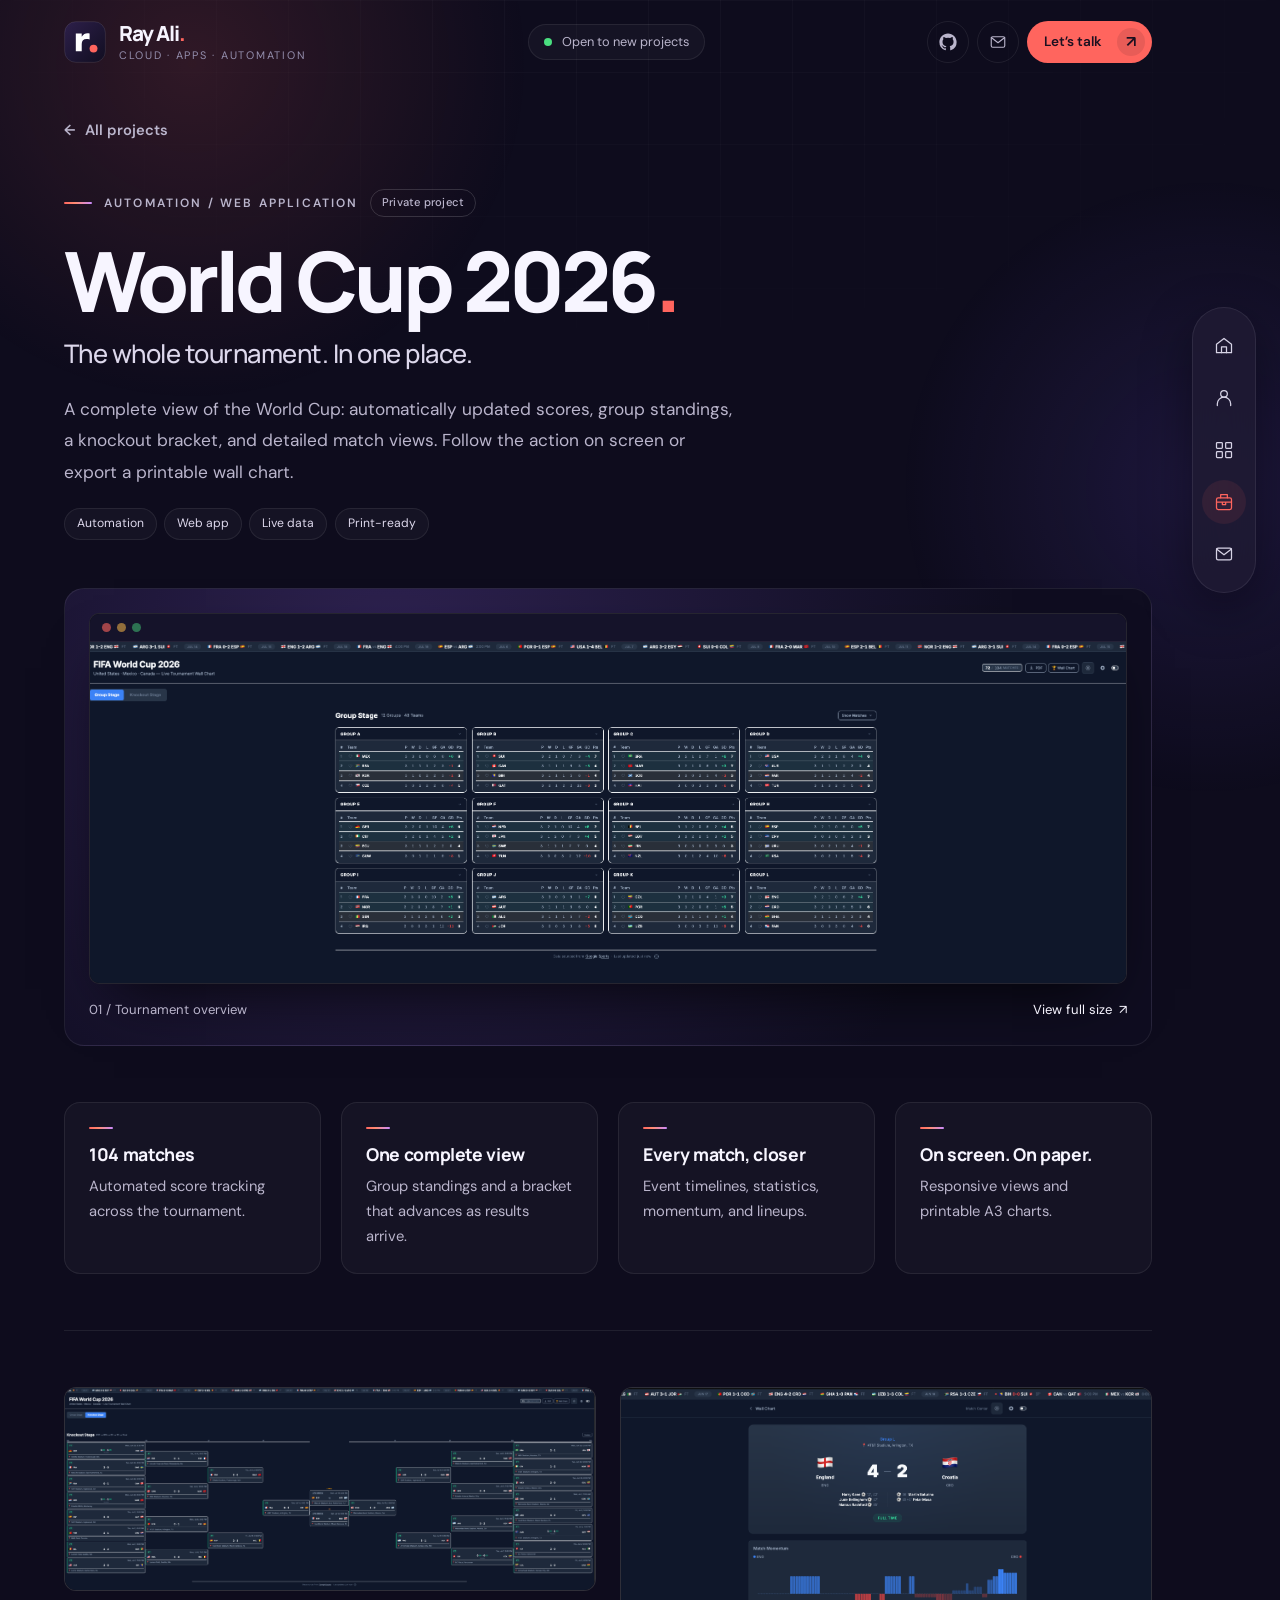
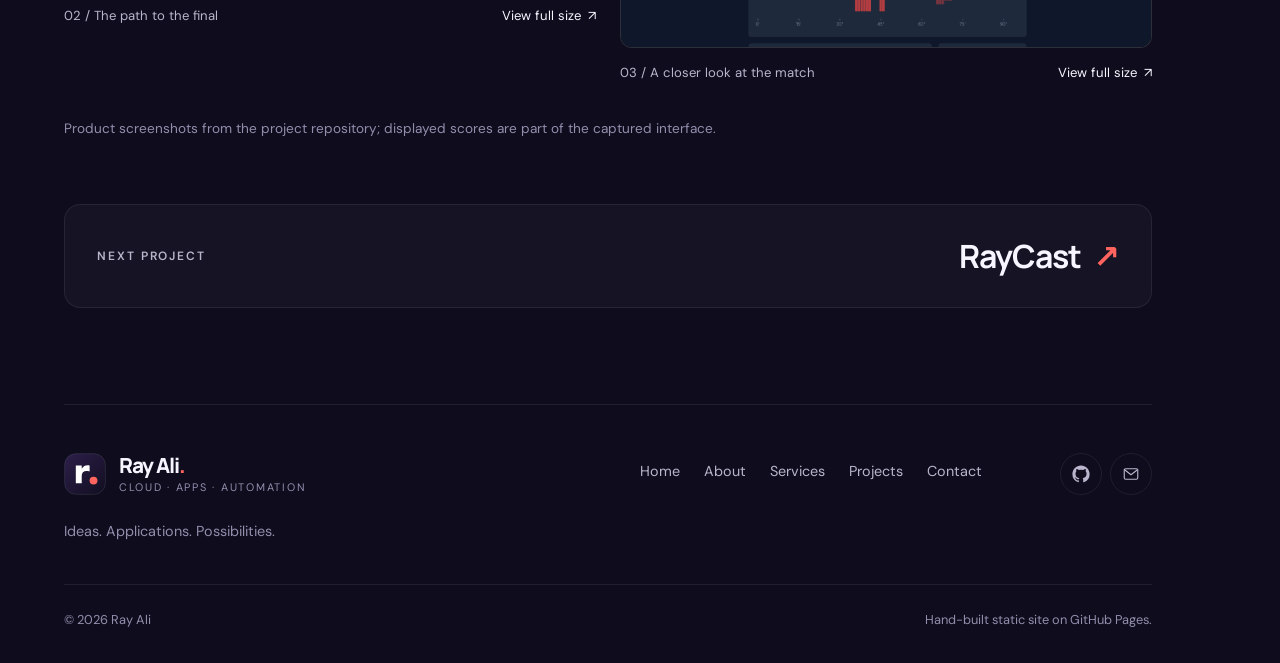
<file: projects/project-01/index.html>
<!doctype html>
<html lang="en">
<head>
<meta charset="utf-8">
<meta name="viewport" content="width=device-width, initial-scale=1">
<title>World Cup 2026 — Ray Ali</title>
<meta name="description" content="An automated tournament tracker, from the first kickoff to the final whistle.">
<meta name="theme-color" content="#0e0c1d">
<meta property="og:type" content="website">
<meta property="og:site_name" content="Ray Ali">
<meta property="og:title" content="World Cup 2026 — Ray Ali">
<meta property="og:description" content="An automated tournament tracker, from the first kickoff to the final whistle.">
<meta property="og:url" content="https://itsrayali.github.io/projects/project-01/">
<meta property="og:image" content="https://itsrayali.github.io/assets/ray-portrait-noir.jpg">
<meta name="twitter:card" content="summary_large_image">
<link rel="icon" href="../../assets/favicon.svg" type="image/svg+xml">
<link rel="preconnect" href="https://fonts.googleapis.com">
<link rel="preconnect" href="https://fonts.gstatic.com" crossorigin>
<link rel="stylesheet" href="https://fonts.googleapis.com/css2?family=DM+Sans:opsz,wght@9..40,400;9..40,500;9..40,600&family=Manrope:wght@400;500;600;700;800&display=swap">
<link rel="stylesheet" href="../../assets/style.css">
<script>document.documentElement.classList.add('js')</script>
<script src="../../assets/site.js" defer></script>
</head>
<body class="page-work">
<a class="skip" href="#main">Skip to content</a>
<div class="ambient" aria-hidden="true"><span></span><span></span><span></span></div>
<header class="site-header" data-header>
  <div class="header-inner">
    <a class="brand" href="../../index.html" aria-label="Ray Ali, home"><svg class="brand-mark" viewBox="0 0 64 64" aria-hidden="true"><defs><linearGradient id="bm-head" x1="0" y1="0" x2="1" y2="1"><stop offset="0" stop-color="#2d1f4a"/><stop offset="1" stop-color="#110e21"/></linearGradient></defs><rect x="1" y="1" width="62" height="62" rx="17" fill="url(#bm-head)" stroke="#ffffff26"/><path d="M18 46V19h9v5c3-5 7-6 12-5v9c-8-2-12 1-12 7v11z" fill="#fff"/><circle cx="45" cy="42" r="6" fill="#ff655e"/></svg><span class="brand-text"><strong>Ray Ali<span class="dot">.</span></strong><small>Cloud · Apps · Automation</small></span></a>
    <p class="status"><span class="pulse" aria-hidden="true"></span>Open to new projects</p>
    <div class="header-actions">
      <a class="icon-btn" href="https://github.com/itsRayAli" target="_blank" rel="noopener noreferrer" aria-label="GitHub profile (opens in a new tab)"><svg viewBox="0 0 24 24" fill="currentColor" aria-hidden="true"><path d="M12 .5C5.65.5.5 5.65.5 12a11.5 11.5 0 0 0 7.86 10.92c.58.1.79-.25.79-.56v-2c-3.2.7-3.88-1.37-3.88-1.37-.52-1.33-1.28-1.69-1.28-1.69-1.04-.71.08-.7.08-.7 1.16.08 1.77 1.19 1.77 1.19 1.03 1.76 2.7 1.25 3.36.96.1-.75.4-1.25.73-1.54-2.55-.29-5.24-1.28-5.24-5.68 0-1.26.45-2.28 1.19-3.09-.12-.29-.52-1.46.11-3.05 0 0 .97-.31 3.17 1.18a11 11 0 0 1 5.77 0c2.2-1.49 3.17-1.18 3.17-1.18.63 1.59.23 2.76.11 3.05.74.81 1.19 1.83 1.19 3.09 0 4.41-2.7 5.38-5.26 5.67.41.36.78 1.06.78 2.14v3.17c0 .31.21.67.8.56A11.5 11.5 0 0 0 23.5 12C23.5 5.65 18.35.5 12 .5Z"/></svg></a>
      <a class="icon-btn" href="mailto:rehali1992@gmail.com" aria-label="Email Ray Ali"><svg viewBox="0 0 24 24" fill="none" stroke="currentColor" stroke-width="1.5" stroke-linecap="round" stroke-linejoin="round" aria-hidden="true"><rect x="3" y="5" width="18" height="14" rx="2"/><path d="m3 6 9 7 9-7"/></svg></a>
      <a class="button button-sm" href="../../contact/">Let’s talk <span class="arrow" aria-hidden="true">↗</span></a>
    </div>
  </div>
</header>
<nav class="dock" aria-label="Main navigation"><a href="../../index.html"><svg viewBox="0 0 24 24" fill="none" stroke="currentColor" stroke-width="1.5" stroke-linecap="round" stroke-linejoin="round" aria-hidden="true"><path d="m3 10 9-7 9 7v10H3z"/><path d="M9 20v-7h6v7"/></svg><span>Home</span></a><a href="../../about/"><svg viewBox="0 0 24 24" fill="none" stroke="currentColor" stroke-width="1.5" stroke-linecap="round" stroke-linejoin="round" aria-hidden="true"><circle cx="12" cy="7" r="4"/><path d="M4 21v-2a8 8 0 0 1 16 0v2"/></svg><span>About</span></a><a href="../../services/"><svg viewBox="0 0 24 24" fill="none" stroke="currentColor" stroke-width="1.5" stroke-linecap="round" stroke-linejoin="round" aria-hidden="true"><rect x="3" y="3" width="7" height="7" rx="1"/><rect x="14" y="3" width="7" height="7" rx="1"/><rect x="3" y="14" width="7" height="7" rx="1"/><rect x="14" y="14" width="7" height="7" rx="1"/></svg><span>Services</span></a><a href="../../work/" aria-current="page"><svg viewBox="0 0 24 24" fill="none" stroke="currentColor" stroke-width="1.5" stroke-linecap="round" stroke-linejoin="round" aria-hidden="true"><rect x="3" y="7" width="18" height="14" rx="2"/><path d="M8 7V3h8v4M3 12h18M10 12v3h4v-3"/></svg><span>Projects</span></a><a href="../../contact/"><svg viewBox="0 0 24 24" fill="none" stroke="currentColor" stroke-width="1.5" stroke-linecap="round" stroke-linejoin="round" aria-hidden="true"><rect x="3" y="5" width="18" height="14" rx="2"/><path d="m3 6 9 7 9-7"/></svg><span>Contact</span></a></nav>
<div class="site-shell">
<main id="main" class="project-page">
<a class="text-link back-link" href="../../work/"><span aria-hidden="true">←</span> All projects</a>
<section class="project-intro">
  <p class="eyebrow">Automation / Web application <span class="pill">Private project</span></p>
  <h1>World Cup 2026<span class="dot">.</span></h1>
  <h2>The whole tournament. In one place.</h2>
  <p class="lead">A complete view of the World Cup: automatically updated scores, group standings, a knockout bracket, and detailed match views. Follow the action on screen or export a printable wall chart.</p>
  <ul class="tags" aria-label="Tags"><li>Automation</li><li>Web app</li><li>Live data</li><li>Print-ready</li></ul>
  
</section>
<div class="gallery-hero"><figure class="showcase-shot"><div class="window"><div class="window-bar" aria-hidden="true"><i></i><i></i><i></i></div><a href="../../assets/worldcup/wall-chart.png" target="_blank" rel="noopener noreferrer" aria-label="Open 01 / Tournament overview full size (opens in a new tab)"><img src="../../assets/worldcup/wall-chart.png" alt="World Cup tracker group standings screen" fetchpriority="high"></a></div><figcaption>01 / Tournament overview<span>View full size <span class="arrow" aria-hidden="true">↗</span></span></figcaption></figure></div>
<div class="feature-grid"><div class="reveal"><h2>104 matches</h2><p>Automated score tracking across the tournament.</p></div><div class="reveal"><h2>One complete view</h2><p>Group standings and a bracket that advances as results arrive.</p></div><div class="reveal"><h2>Every match, closer</h2><p>Event timelines, statistics, momentum, and lineups.</p></div><div class="reveal"><h2>On screen. On paper.</h2><p>Responsive views and printable A3 charts.</p></div></div>
<div class="gallery"><figure class="showcase-shot reveal"><a href="../../assets/worldcup/knockout.png" target="_blank" rel="noopener noreferrer" aria-label="Open 02 / The path to the final full size (opens in a new tab)"><img src="../../assets/worldcup/knockout.png" alt="World Cup tracker knockout bracket screen" loading="lazy"></a><figcaption>02 / The path to the final<span>View full size <span class="arrow" aria-hidden="true">↗</span></span></figcaption></figure><figure class="showcase-shot reveal"><a href="../../assets/worldcup/match-thread.png" target="_blank" rel="noopener noreferrer" aria-label="Open 03 / A closer look at the match full size (opens in a new tab)"><img src="../../assets/worldcup/match-thread.png" alt="World Cup tracker match detail and momentum screen" loading="lazy"></a><figcaption>03 / A closer look at the match<span>View full size <span class="arrow" aria-hidden="true">↗</span></span></figcaption></figure></div>
<p class="collection-note">Product screenshots from the project repository; displayed scores are part of the captured interface.</p>
<a class="next-project" href="../project-02/"><span>Next project</span><strong>RayCast <span class="arrow" aria-hidden="true">↗</span></strong></a>
</main>
<footer class="site-footer">
  <div class="footer-top">
    <div class="footer-brand"><a class="brand" href="../../index.html" aria-label="Ray Ali, home"><svg class="brand-mark" viewBox="0 0 64 64" aria-hidden="true"><defs><linearGradient id="bm-foot" x1="0" y1="0" x2="1" y2="1"><stop offset="0" stop-color="#2d1f4a"/><stop offset="1" stop-color="#110e21"/></linearGradient></defs><rect x="1" y="1" width="62" height="62" rx="17" fill="url(#bm-foot)" stroke="#ffffff26"/><path d="M18 46V19h9v5c3-5 7-6 12-5v9c-8-2-12 1-12 7v11z" fill="#fff"/><circle cx="45" cy="42" r="6" fill="#ff655e"/></svg><span class="brand-text"><strong>Ray Ali<span class="dot">.</span></strong><small>Cloud · Apps · Automation</small></span></a><p>Ideas. Applications. Possibilities.</p></div>
    <nav class="footer-nav" aria-label="Footer"><a href="../../index.html">Home</a><a href="../../about/">About</a><a href="../../services/">Services</a><a href="../../work/">Projects</a><a href="../../contact/">Contact</a></nav>
    <div class="footer-social">
      <a class="icon-btn" href="https://github.com/itsRayAli" target="_blank" rel="noopener noreferrer" aria-label="GitHub profile (opens in a new tab)"><svg viewBox="0 0 24 24" fill="currentColor" aria-hidden="true"><path d="M12 .5C5.65.5.5 5.65.5 12a11.5 11.5 0 0 0 7.86 10.92c.58.1.79-.25.79-.56v-2c-3.2.7-3.88-1.37-3.88-1.37-.52-1.33-1.28-1.69-1.28-1.69-1.04-.71.08-.7.08-.7 1.16.08 1.77 1.19 1.77 1.19 1.03 1.76 2.7 1.25 3.36.96.1-.75.4-1.25.73-1.54-2.55-.29-5.24-1.28-5.24-5.68 0-1.26.45-2.28 1.19-3.09-.12-.29-.52-1.46.11-3.05 0 0 .97-.31 3.17 1.18a11 11 0 0 1 5.77 0c2.2-1.49 3.17-1.18 3.17-1.18.63 1.59.23 2.76.11 3.05.74.81 1.19 1.83 1.19 3.09 0 4.41-2.7 5.38-5.26 5.67.41.36.78 1.06.78 2.14v3.17c0 .31.21.67.8.56A11.5 11.5 0 0 0 23.5 12C23.5 5.65 18.35.5 12 .5Z"/></svg></a>
      <a class="icon-btn" href="mailto:rehali1992@gmail.com" aria-label="Email Ray Ali"><svg viewBox="0 0 24 24" fill="none" stroke="currentColor" stroke-width="1.5" stroke-linecap="round" stroke-linejoin="round" aria-hidden="true"><rect x="3" y="5" width="18" height="14" rx="2"/><path d="m3 6 9 7 9-7"/></svg></a>
    </div>
  </div>
  <div class="footer-bottom"><span>© 2026 Ray Ali</span><span>Hand-built static site on GitHub Pages.</span></div>
</footer>
</div>
</body>
</html>
</file>
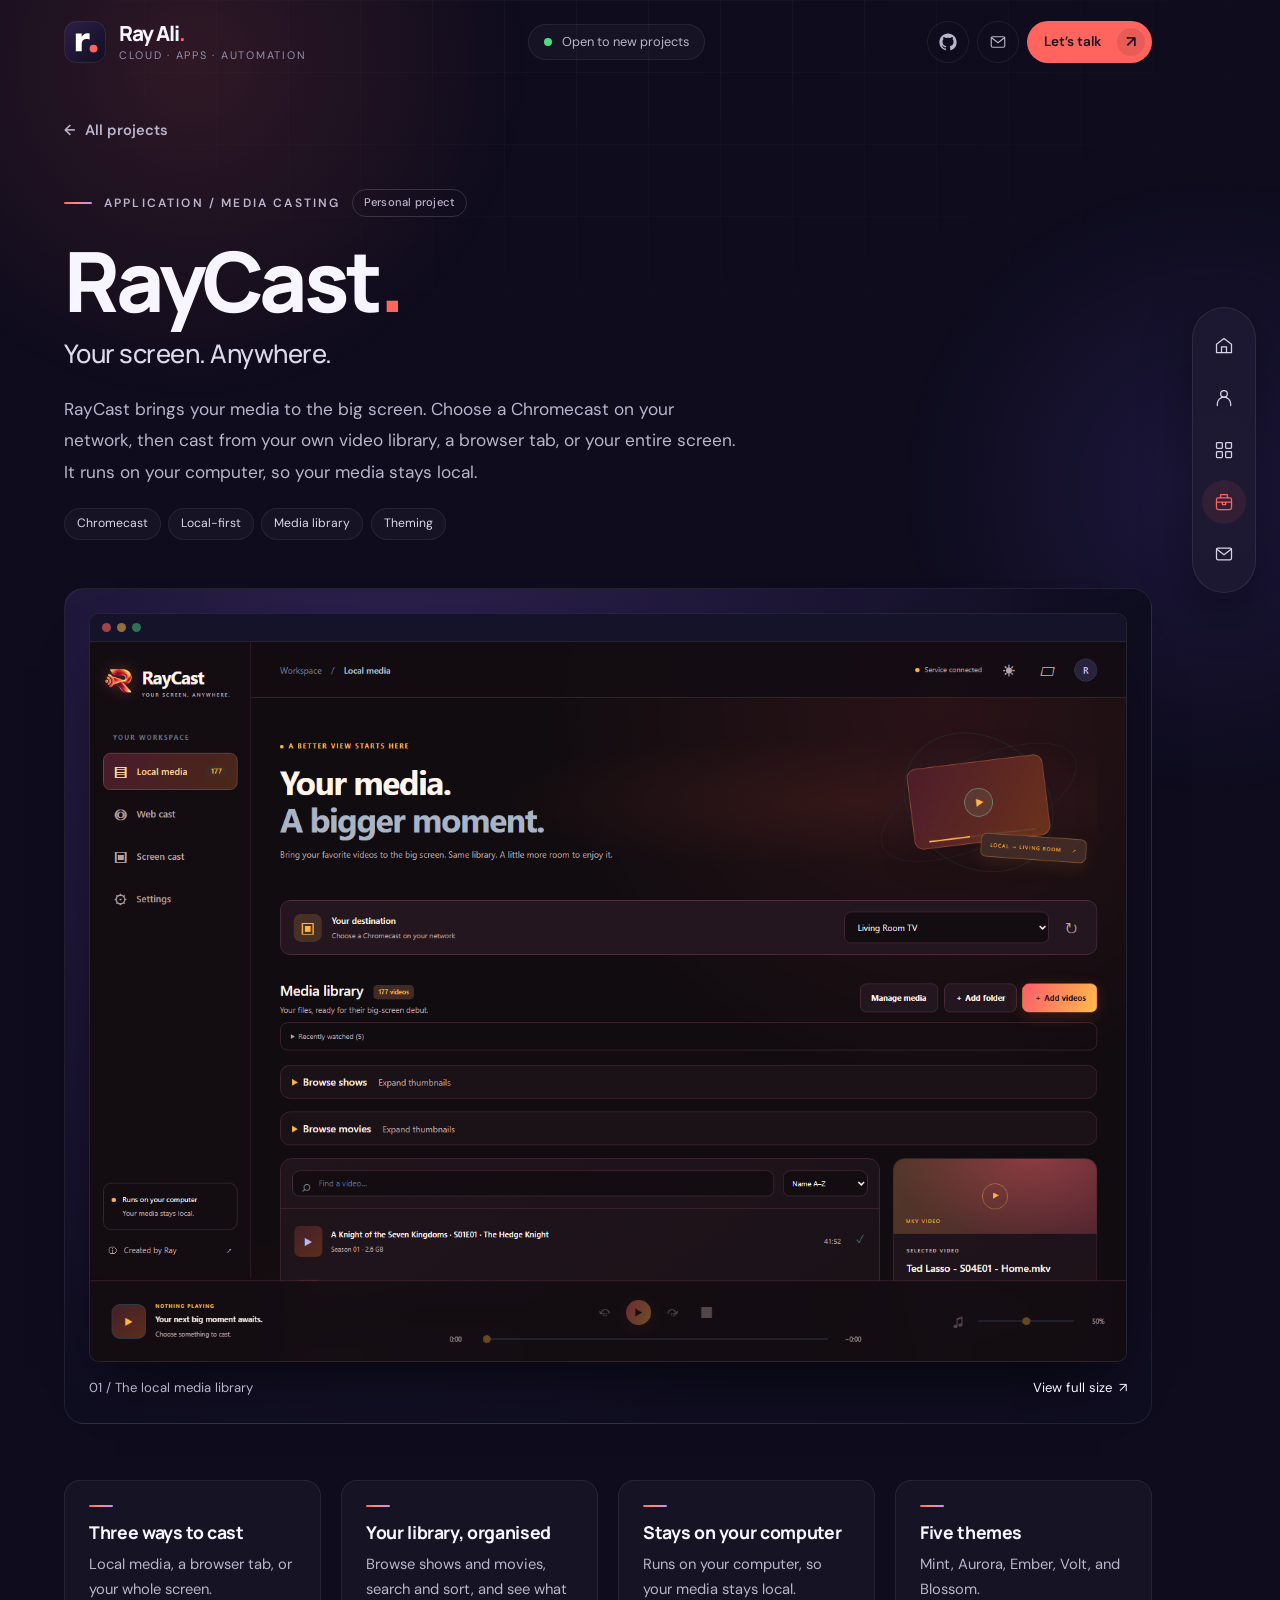
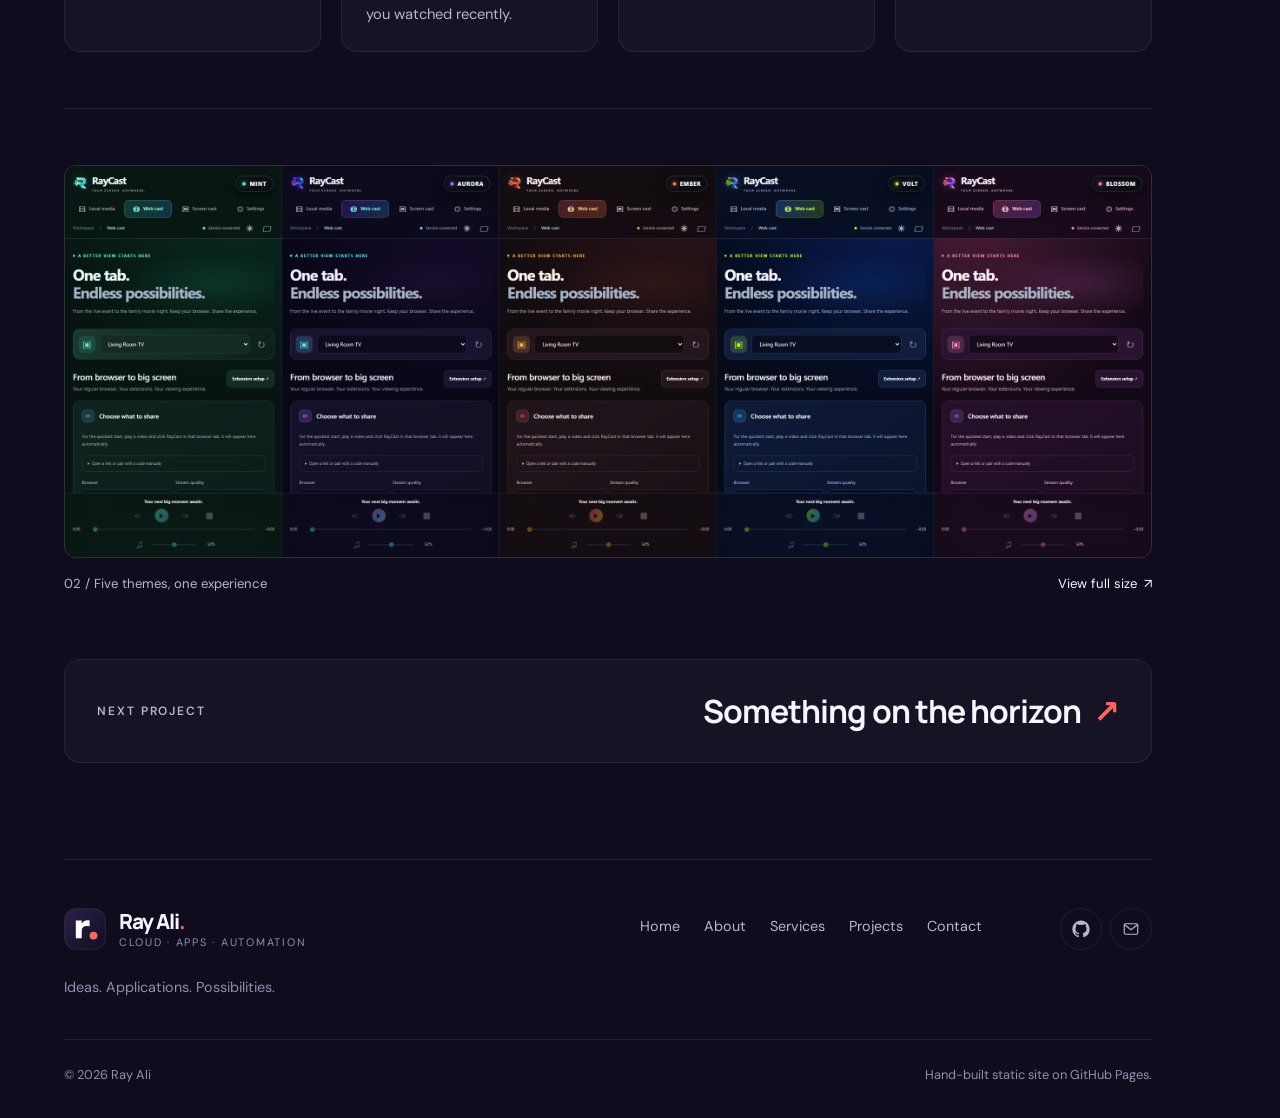
<file: projects/project-02/index.html>
<!doctype html>
<html lang="en">
<head>
<meta charset="utf-8">
<meta name="viewport" content="width=device-width, initial-scale=1">
<title>RayCast — Ray Ali</title>
<meta name="description" content="Cast local videos, browser tabs, or your whole screen to the TV, all from one app.">
<meta name="theme-color" content="#0e0c1d">
<meta property="og:type" content="website">
<meta property="og:site_name" content="Ray Ali">
<meta property="og:title" content="RayCast — Ray Ali">
<meta property="og:description" content="Cast local videos, browser tabs, or your whole screen to the TV, all from one app.">
<meta property="og:url" content="https://itsrayali.github.io/projects/project-02/">
<meta property="og:image" content="https://itsrayali.github.io/assets/ray-portrait-noir.jpg">
<meta name="twitter:card" content="summary_large_image">
<link rel="icon" href="../../assets/favicon.svg" type="image/svg+xml">
<link rel="preconnect" href="https://fonts.googleapis.com">
<link rel="preconnect" href="https://fonts.gstatic.com" crossorigin>
<link rel="stylesheet" href="https://fonts.googleapis.com/css2?family=DM+Sans:opsz,wght@9..40,400;9..40,500;9..40,600&family=Manrope:wght@400;500;600;700;800&display=swap">
<link rel="stylesheet" href="../../assets/style.css">
<script>document.documentElement.classList.add('js')</script>
<script src="../../assets/site.js" defer></script>
</head>
<body class="page-work">
<a class="skip" href="#main">Skip to content</a>
<div class="ambient" aria-hidden="true"><span></span><span></span><span></span></div>
<header class="site-header" data-header>
  <div class="header-inner">
    <a class="brand" href="../../index.html" aria-label="Ray Ali, home"><svg class="brand-mark" viewBox="0 0 64 64" aria-hidden="true"><defs><linearGradient id="bm-head" x1="0" y1="0" x2="1" y2="1"><stop offset="0" stop-color="#2d1f4a"/><stop offset="1" stop-color="#110e21"/></linearGradient></defs><rect x="1" y="1" width="62" height="62" rx="17" fill="url(#bm-head)" stroke="#ffffff26"/><path d="M18 46V19h9v5c3-5 7-6 12-5v9c-8-2-12 1-12 7v11z" fill="#fff"/><circle cx="45" cy="42" r="6" fill="#ff655e"/></svg><span class="brand-text"><strong>Ray Ali<span class="dot">.</span></strong><small>Cloud · Apps · Automation</small></span></a>
    <p class="status"><span class="pulse" aria-hidden="true"></span>Open to new projects</p>
    <div class="header-actions">
      <a class="icon-btn" href="https://github.com/itsRayAli" target="_blank" rel="noopener noreferrer" aria-label="GitHub profile (opens in a new tab)"><svg viewBox="0 0 24 24" fill="currentColor" aria-hidden="true"><path d="M12 .5C5.65.5.5 5.65.5 12a11.5 11.5 0 0 0 7.86 10.92c.58.1.79-.25.79-.56v-2c-3.2.7-3.88-1.37-3.88-1.37-.52-1.33-1.28-1.69-1.28-1.69-1.04-.71.08-.7.08-.7 1.16.08 1.77 1.19 1.77 1.19 1.03 1.76 2.7 1.25 3.36.96.1-.75.4-1.25.73-1.54-2.55-.29-5.24-1.28-5.24-5.68 0-1.26.45-2.28 1.19-3.09-.12-.29-.52-1.46.11-3.05 0 0 .97-.31 3.17 1.18a11 11 0 0 1 5.77 0c2.2-1.49 3.17-1.18 3.17-1.18.63 1.59.23 2.76.11 3.05.74.81 1.19 1.83 1.19 3.09 0 4.41-2.7 5.38-5.26 5.67.41.36.78 1.06.78 2.14v3.17c0 .31.21.67.8.56A11.5 11.5 0 0 0 23.5 12C23.5 5.65 18.35.5 12 .5Z"/></svg></a>
      <a class="icon-btn" href="mailto:rehali1992@gmail.com" aria-label="Email Ray Ali"><svg viewBox="0 0 24 24" fill="none" stroke="currentColor" stroke-width="1.5" stroke-linecap="round" stroke-linejoin="round" aria-hidden="true"><rect x="3" y="5" width="18" height="14" rx="2"/><path d="m3 6 9 7 9-7"/></svg></a>
      <a class="button button-sm" href="../../contact/">Let’s talk <span class="arrow" aria-hidden="true">↗</span></a>
    </div>
  </div>
</header>
<nav class="dock" aria-label="Main navigation"><a href="../../index.html"><svg viewBox="0 0 24 24" fill="none" stroke="currentColor" stroke-width="1.5" stroke-linecap="round" stroke-linejoin="round" aria-hidden="true"><path d="m3 10 9-7 9 7v10H3z"/><path d="M9 20v-7h6v7"/></svg><span>Home</span></a><a href="../../about/"><svg viewBox="0 0 24 24" fill="none" stroke="currentColor" stroke-width="1.5" stroke-linecap="round" stroke-linejoin="round" aria-hidden="true"><circle cx="12" cy="7" r="4"/><path d="M4 21v-2a8 8 0 0 1 16 0v2"/></svg><span>About</span></a><a href="../../services/"><svg viewBox="0 0 24 24" fill="none" stroke="currentColor" stroke-width="1.5" stroke-linecap="round" stroke-linejoin="round" aria-hidden="true"><rect x="3" y="3" width="7" height="7" rx="1"/><rect x="14" y="3" width="7" height="7" rx="1"/><rect x="3" y="14" width="7" height="7" rx="1"/><rect x="14" y="14" width="7" height="7" rx="1"/></svg><span>Services</span></a><a href="../../work/" aria-current="page"><svg viewBox="0 0 24 24" fill="none" stroke="currentColor" stroke-width="1.5" stroke-linecap="round" stroke-linejoin="round" aria-hidden="true"><rect x="3" y="7" width="18" height="14" rx="2"/><path d="M8 7V3h8v4M3 12h18M10 12v3h4v-3"/></svg><span>Projects</span></a><a href="../../contact/"><svg viewBox="0 0 24 24" fill="none" stroke="currentColor" stroke-width="1.5" stroke-linecap="round" stroke-linejoin="round" aria-hidden="true"><rect x="3" y="5" width="18" height="14" rx="2"/><path d="m3 6 9 7 9-7"/></svg><span>Contact</span></a></nav>
<div class="site-shell">
<main id="main" class="project-page">
<a class="text-link back-link" href="../../work/"><span aria-hidden="true">←</span> All projects</a>
<section class="project-intro">
  <p class="eyebrow">Application / Media casting <span class="pill">Personal project</span></p>
  <h1>RayCast<span class="dot">.</span></h1>
  <h2>Your screen. Anywhere.</h2>
  <p class="lead">RayCast brings your media to the big screen. Choose a Chromecast on your network, then cast from your own video library, a browser tab, or your entire screen. It runs on your computer, so your media stays local.</p>
  <ul class="tags" aria-label="Tags"><li>Chromecast</li><li>Local-first</li><li>Media library</li><li>Theming</li></ul>
  
</section>
<div class="gallery-hero"><figure class="showcase-shot"><div class="window"><div class="window-bar" aria-hidden="true"><i></i><i></i><i></i></div><a href="../../assets/raycast/RAYCAST.png" target="_blank" rel="noopener noreferrer" aria-label="Open 01 / The local media library full size (opens in a new tab)"><img src="../../assets/raycast/RAYCAST.png" alt="RayCast local media library with Chromecast destination, video list, and player controls" fetchpriority="high"></a></div><figcaption>01 / The local media library<span>View full size <span class="arrow" aria-hidden="true">↗</span></span></figcaption></figure></div>
<div class="feature-grid"><div class="reveal"><h2>Three ways to cast</h2><p>Local media, a browser tab, or your whole screen.</p></div><div class="reveal"><h2>Your library, organised</h2><p>Browse shows and movies, search and sort, and see what you watched recently.</p></div><div class="reveal"><h2>Stays on your computer</h2><p>Runs on your computer, so your media stays local.</p></div><div class="reveal"><h2>Five themes</h2><p>Mint, Aurora, Ember, Volt, and Blossom.</p></div></div>
<div class="gallery"><figure class="showcase-shot reveal"><a href="../../assets/raycast/raycast_themes.png" target="_blank" rel="noopener noreferrer" aria-label="Open 02 / Five themes, one experience full size (opens in a new tab)"><img src="../../assets/raycast/raycast_themes.png" alt="RayCast web cast screen shown in five colour themes: Mint, Aurora, Ember, Volt, and Blossom" loading="lazy"></a><figcaption>02 / Five themes, one experience<span>View full size <span class="arrow" aria-hidden="true">↗</span></span></figcaption></figure></div>

<a class="next-project" href="../project-03/"><span>Next project</span><strong>Something on the horizon <span class="arrow" aria-hidden="true">↗</span></strong></a>
</main>
<footer class="site-footer">
  <div class="footer-top">
    <div class="footer-brand"><a class="brand" href="../../index.html" aria-label="Ray Ali, home"><svg class="brand-mark" viewBox="0 0 64 64" aria-hidden="true"><defs><linearGradient id="bm-foot" x1="0" y1="0" x2="1" y2="1"><stop offset="0" stop-color="#2d1f4a"/><stop offset="1" stop-color="#110e21"/></linearGradient></defs><rect x="1" y="1" width="62" height="62" rx="17" fill="url(#bm-foot)" stroke="#ffffff26"/><path d="M18 46V19h9v5c3-5 7-6 12-5v9c-8-2-12 1-12 7v11z" fill="#fff"/><circle cx="45" cy="42" r="6" fill="#ff655e"/></svg><span class="brand-text"><strong>Ray Ali<span class="dot">.</span></strong><small>Cloud · Apps · Automation</small></span></a><p>Ideas. Applications. Possibilities.</p></div>
    <nav class="footer-nav" aria-label="Footer"><a href="../../index.html">Home</a><a href="../../about/">About</a><a href="../../services/">Services</a><a href="../../work/">Projects</a><a href="../../contact/">Contact</a></nav>
    <div class="footer-social">
      <a class="icon-btn" href="https://github.com/itsRayAli" target="_blank" rel="noopener noreferrer" aria-label="GitHub profile (opens in a new tab)"><svg viewBox="0 0 24 24" fill="currentColor" aria-hidden="true"><path d="M12 .5C5.65.5.5 5.65.5 12a11.5 11.5 0 0 0 7.86 10.92c.58.1.79-.25.79-.56v-2c-3.2.7-3.88-1.37-3.88-1.37-.52-1.33-1.28-1.69-1.28-1.69-1.04-.71.08-.7.08-.7 1.16.08 1.77 1.19 1.77 1.19 1.03 1.76 2.7 1.25 3.36.96.1-.75.4-1.25.73-1.54-2.55-.29-5.24-1.28-5.24-5.68 0-1.26.45-2.28 1.19-3.09-.12-.29-.52-1.46.11-3.05 0 0 .97-.31 3.17 1.18a11 11 0 0 1 5.77 0c2.2-1.49 3.17-1.18 3.17-1.18.63 1.59.23 2.76.11 3.05.74.81 1.19 1.83 1.19 3.09 0 4.41-2.7 5.38-5.26 5.67.41.36.78 1.06.78 2.14v3.17c0 .31.21.67.8.56A11.5 11.5 0 0 0 23.5 12C23.5 5.65 18.35.5 12 .5Z"/></svg></a>
      <a class="icon-btn" href="mailto:rehali1992@gmail.com" aria-label="Email Ray Ali"><svg viewBox="0 0 24 24" fill="none" stroke="currentColor" stroke-width="1.5" stroke-linecap="round" stroke-linejoin="round" aria-hidden="true"><rect x="3" y="5" width="18" height="14" rx="2"/><path d="m3 6 9 7 9-7"/></svg></a>
    </div>
  </div>
  <div class="footer-bottom"><span>© 2026 Ray Ali</span><span>Hand-built static site on GitHub Pages.</span></div>
</footer>
</div>
</body>
</html>
</file>
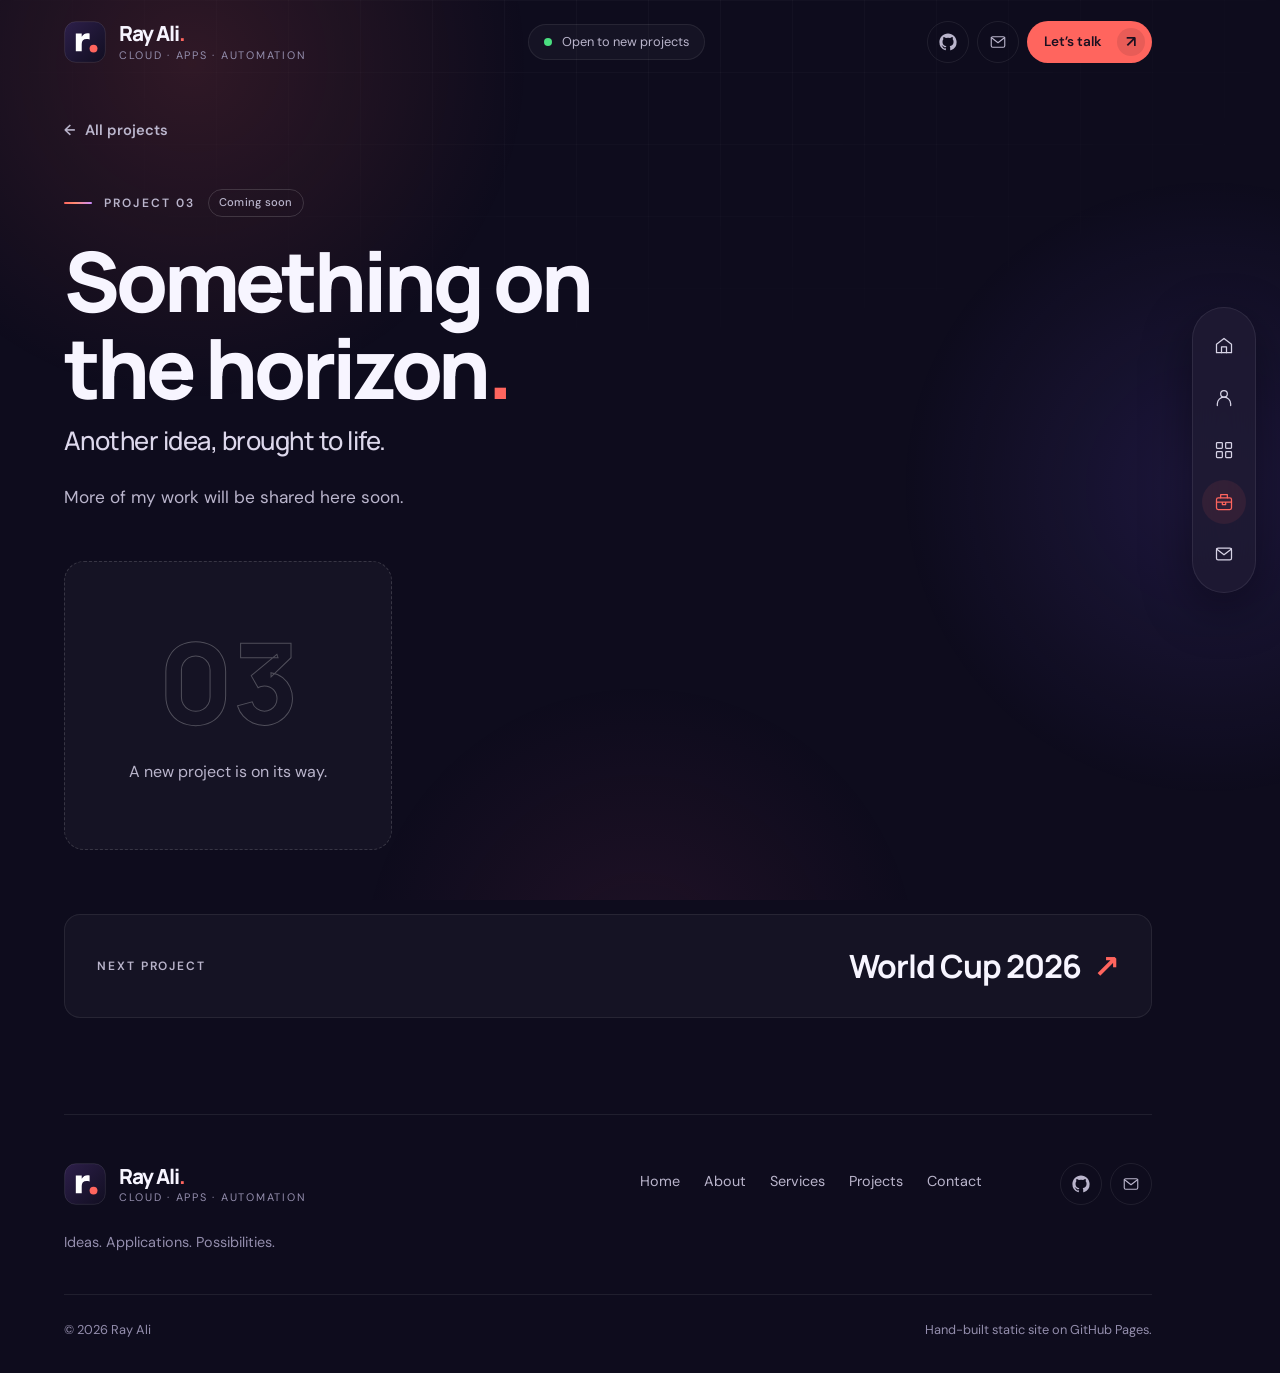
<file: projects/project-03/index.html>
<!doctype html>
<html lang="en">
<head>
<meta charset="utf-8">
<meta name="viewport" content="width=device-width, initial-scale=1">
<title>Something on the horizon — Ray Ali</title>
<meta name="description" content="Another project, ready for its moment.">
<meta name="theme-color" content="#0e0c1d">
<meta property="og:type" content="website">
<meta property="og:site_name" content="Ray Ali">
<meta property="og:title" content="Something on the horizon — Ray Ali">
<meta property="og:description" content="Another project, ready for its moment.">
<meta property="og:url" content="https://itsrayali.github.io/projects/project-03/">
<meta property="og:image" content="https://itsrayali.github.io/assets/ray-portrait-noir.jpg">
<meta name="twitter:card" content="summary_large_image">
<link rel="icon" href="../../assets/favicon.svg" type="image/svg+xml">
<link rel="preconnect" href="https://fonts.googleapis.com">
<link rel="preconnect" href="https://fonts.gstatic.com" crossorigin>
<link rel="stylesheet" href="https://fonts.googleapis.com/css2?family=DM+Sans:opsz,wght@9..40,400;9..40,500;9..40,600&family=Manrope:wght@400;500;600;700;800&display=swap">
<link rel="stylesheet" href="../../assets/style.css">
<script>document.documentElement.classList.add('js')</script>
<script src="../../assets/site.js" defer></script>
</head>
<body class="page-work">
<a class="skip" href="#main">Skip to content</a>
<div class="ambient" aria-hidden="true"><span></span><span></span><span></span></div>
<header class="site-header" data-header>
  <div class="header-inner">
    <a class="brand" href="../../index.html" aria-label="Ray Ali, home"><svg class="brand-mark" viewBox="0 0 64 64" aria-hidden="true"><defs><linearGradient id="bm-head" x1="0" y1="0" x2="1" y2="1"><stop offset="0" stop-color="#2d1f4a"/><stop offset="1" stop-color="#110e21"/></linearGradient></defs><rect x="1" y="1" width="62" height="62" rx="17" fill="url(#bm-head)" stroke="#ffffff26"/><path d="M18 46V19h9v5c3-5 7-6 12-5v9c-8-2-12 1-12 7v11z" fill="#fff"/><circle cx="45" cy="42" r="6" fill="#ff655e"/></svg><span class="brand-text"><strong>Ray Ali<span class="dot">.</span></strong><small>Cloud · Apps · Automation</small></span></a>
    <p class="status"><span class="pulse" aria-hidden="true"></span>Open to new projects</p>
    <div class="header-actions">
      <a class="icon-btn" href="https://github.com/itsRayAli" target="_blank" rel="noopener noreferrer" aria-label="GitHub profile (opens in a new tab)"><svg viewBox="0 0 24 24" fill="currentColor" aria-hidden="true"><path d="M12 .5C5.65.5.5 5.65.5 12a11.5 11.5 0 0 0 7.86 10.92c.58.1.79-.25.79-.56v-2c-3.2.7-3.88-1.37-3.88-1.37-.52-1.33-1.28-1.69-1.28-1.69-1.04-.71.08-.7.08-.7 1.16.08 1.77 1.19 1.77 1.19 1.03 1.76 2.7 1.25 3.36.96.1-.75.4-1.25.73-1.54-2.55-.29-5.24-1.28-5.24-5.68 0-1.26.45-2.28 1.19-3.09-.12-.29-.52-1.46.11-3.05 0 0 .97-.31 3.17 1.18a11 11 0 0 1 5.77 0c2.2-1.49 3.17-1.18 3.17-1.18.63 1.59.23 2.76.11 3.05.74.81 1.19 1.83 1.19 3.09 0 4.41-2.7 5.38-5.26 5.67.41.36.78 1.06.78 2.14v3.17c0 .31.21.67.8.56A11.5 11.5 0 0 0 23.5 12C23.5 5.65 18.35.5 12 .5Z"/></svg></a>
      <a class="icon-btn" href="mailto:rehali1992@gmail.com" aria-label="Email Ray Ali"><svg viewBox="0 0 24 24" fill="none" stroke="currentColor" stroke-width="1.5" stroke-linecap="round" stroke-linejoin="round" aria-hidden="true"><rect x="3" y="5" width="18" height="14" rx="2"/><path d="m3 6 9 7 9-7"/></svg></a>
      <a class="button button-sm" href="../../contact/">Let’s talk <span class="arrow" aria-hidden="true">↗</span></a>
    </div>
  </div>
</header>
<nav class="dock" aria-label="Main navigation"><a href="../../index.html"><svg viewBox="0 0 24 24" fill="none" stroke="currentColor" stroke-width="1.5" stroke-linecap="round" stroke-linejoin="round" aria-hidden="true"><path d="m3 10 9-7 9 7v10H3z"/><path d="M9 20v-7h6v7"/></svg><span>Home</span></a><a href="../../about/"><svg viewBox="0 0 24 24" fill="none" stroke="currentColor" stroke-width="1.5" stroke-linecap="round" stroke-linejoin="round" aria-hidden="true"><circle cx="12" cy="7" r="4"/><path d="M4 21v-2a8 8 0 0 1 16 0v2"/></svg><span>About</span></a><a href="../../services/"><svg viewBox="0 0 24 24" fill="none" stroke="currentColor" stroke-width="1.5" stroke-linecap="round" stroke-linejoin="round" aria-hidden="true"><rect x="3" y="3" width="7" height="7" rx="1"/><rect x="14" y="3" width="7" height="7" rx="1"/><rect x="3" y="14" width="7" height="7" rx="1"/><rect x="14" y="14" width="7" height="7" rx="1"/></svg><span>Services</span></a><a href="../../work/" aria-current="page"><svg viewBox="0 0 24 24" fill="none" stroke="currentColor" stroke-width="1.5" stroke-linecap="round" stroke-linejoin="round" aria-hidden="true"><rect x="3" y="7" width="18" height="14" rx="2"/><path d="M8 7V3h8v4M3 12h18M10 12v3h4v-3"/></svg><span>Projects</span></a><a href="../../contact/"><svg viewBox="0 0 24 24" fill="none" stroke="currentColor" stroke-width="1.5" stroke-linecap="round" stroke-linejoin="round" aria-hidden="true"><rect x="3" y="5" width="18" height="14" rx="2"/><path d="m3 6 9 7 9-7"/></svg><span>Contact</span></a></nav>
<div class="site-shell">
<main id="main" class="project-page">
<a class="text-link back-link" href="../../work/"><span aria-hidden="true">←</span> All projects</a>
<section class="project-intro">
  <p class="eyebrow">Project 03 <span class="pill">Coming soon</span></p>
  <h1>Something on the horizon<span class="dot">.</span></h1>
  <h2>Another idea, brought to life.</h2>
  <p class="lead">More of my work will be shared here soon.</p>
  
  
</section>


<div class="gallery"><div class="coming-project"><span>03</span><p>A new project is on its way.</p></div></div>

<a class="next-project" href="../project-01/"><span>Next project</span><strong>World Cup 2026 <span class="arrow" aria-hidden="true">↗</span></strong></a>
</main>
<footer class="site-footer">
  <div class="footer-top">
    <div class="footer-brand"><a class="brand" href="../../index.html" aria-label="Ray Ali, home"><svg class="brand-mark" viewBox="0 0 64 64" aria-hidden="true"><defs><linearGradient id="bm-foot" x1="0" y1="0" x2="1" y2="1"><stop offset="0" stop-color="#2d1f4a"/><stop offset="1" stop-color="#110e21"/></linearGradient></defs><rect x="1" y="1" width="62" height="62" rx="17" fill="url(#bm-foot)" stroke="#ffffff26"/><path d="M18 46V19h9v5c3-5 7-6 12-5v9c-8-2-12 1-12 7v11z" fill="#fff"/><circle cx="45" cy="42" r="6" fill="#ff655e"/></svg><span class="brand-text"><strong>Ray Ali<span class="dot">.</span></strong><small>Cloud · Apps · Automation</small></span></a><p>Ideas. Applications. Possibilities.</p></div>
    <nav class="footer-nav" aria-label="Footer"><a href="../../index.html">Home</a><a href="../../about/">About</a><a href="../../services/">Services</a><a href="../../work/">Projects</a><a href="../../contact/">Contact</a></nav>
    <div class="footer-social">
      <a class="icon-btn" href="https://github.com/itsRayAli" target="_blank" rel="noopener noreferrer" aria-label="GitHub profile (opens in a new tab)"><svg viewBox="0 0 24 24" fill="currentColor" aria-hidden="true"><path d="M12 .5C5.65.5.5 5.65.5 12a11.5 11.5 0 0 0 7.86 10.92c.58.1.79-.25.79-.56v-2c-3.2.7-3.88-1.37-3.88-1.37-.52-1.33-1.28-1.69-1.28-1.69-1.04-.71.08-.7.08-.7 1.16.08 1.77 1.19 1.77 1.19 1.03 1.76 2.7 1.25 3.36.96.1-.75.4-1.25.73-1.54-2.55-.29-5.24-1.28-5.24-5.68 0-1.26.45-2.28 1.19-3.09-.12-.29-.52-1.46.11-3.05 0 0 .97-.31 3.17 1.18a11 11 0 0 1 5.77 0c2.2-1.49 3.17-1.18 3.17-1.18.63 1.59.23 2.76.11 3.05.74.81 1.19 1.83 1.19 3.09 0 4.41-2.7 5.38-5.26 5.67.41.36.78 1.06.78 2.14v3.17c0 .31.21.67.8.56A11.5 11.5 0 0 0 23.5 12C23.5 5.65 18.35.5 12 .5Z"/></svg></a>
      <a class="icon-btn" href="mailto:rehali1992@gmail.com" aria-label="Email Ray Ali"><svg viewBox="0 0 24 24" fill="none" stroke="currentColor" stroke-width="1.5" stroke-linecap="round" stroke-linejoin="round" aria-hidden="true"><rect x="3" y="5" width="18" height="14" rx="2"/><path d="m3 6 9 7 9-7"/></svg></a>
    </div>
  </div>
  <div class="footer-bottom"><span>© 2026 Ray Ali</span><span>Hand-built static site on GitHub Pages.</span></div>
</footer>
</div>
</body>
</html>
</file>
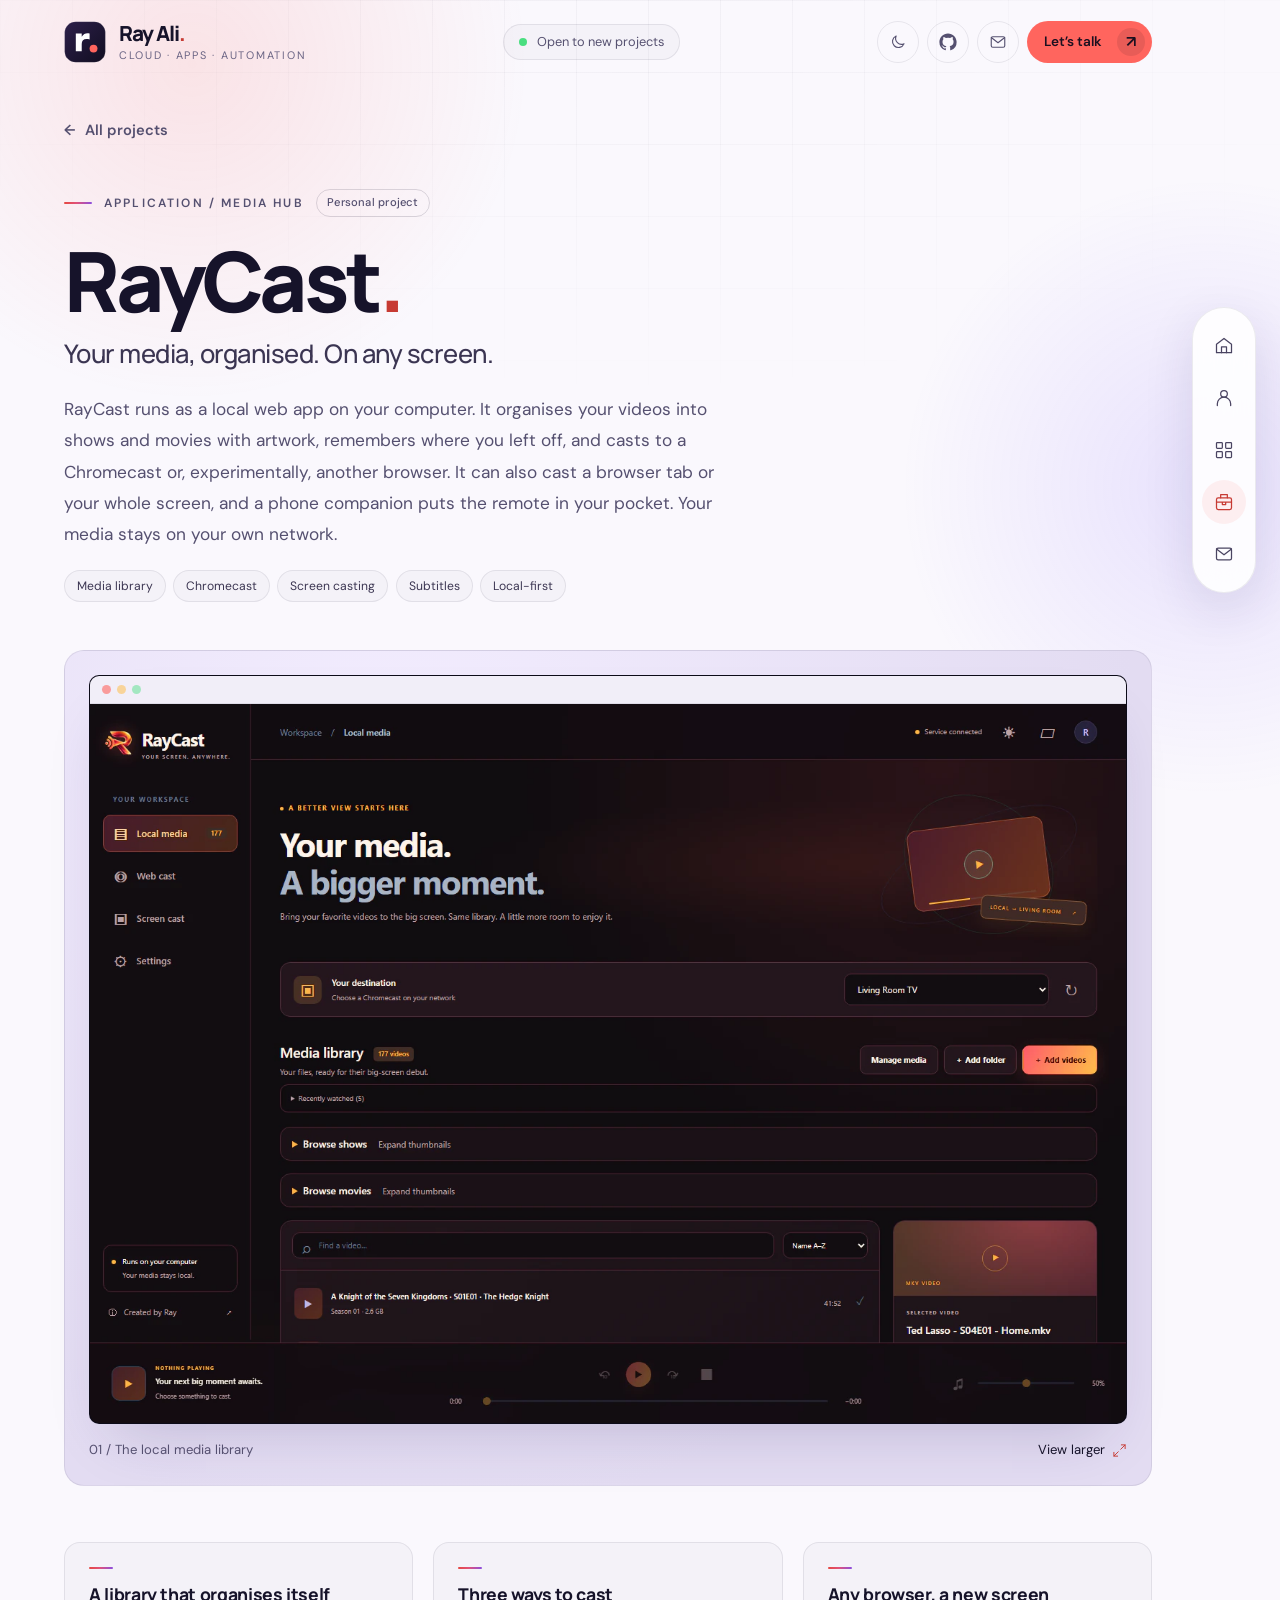
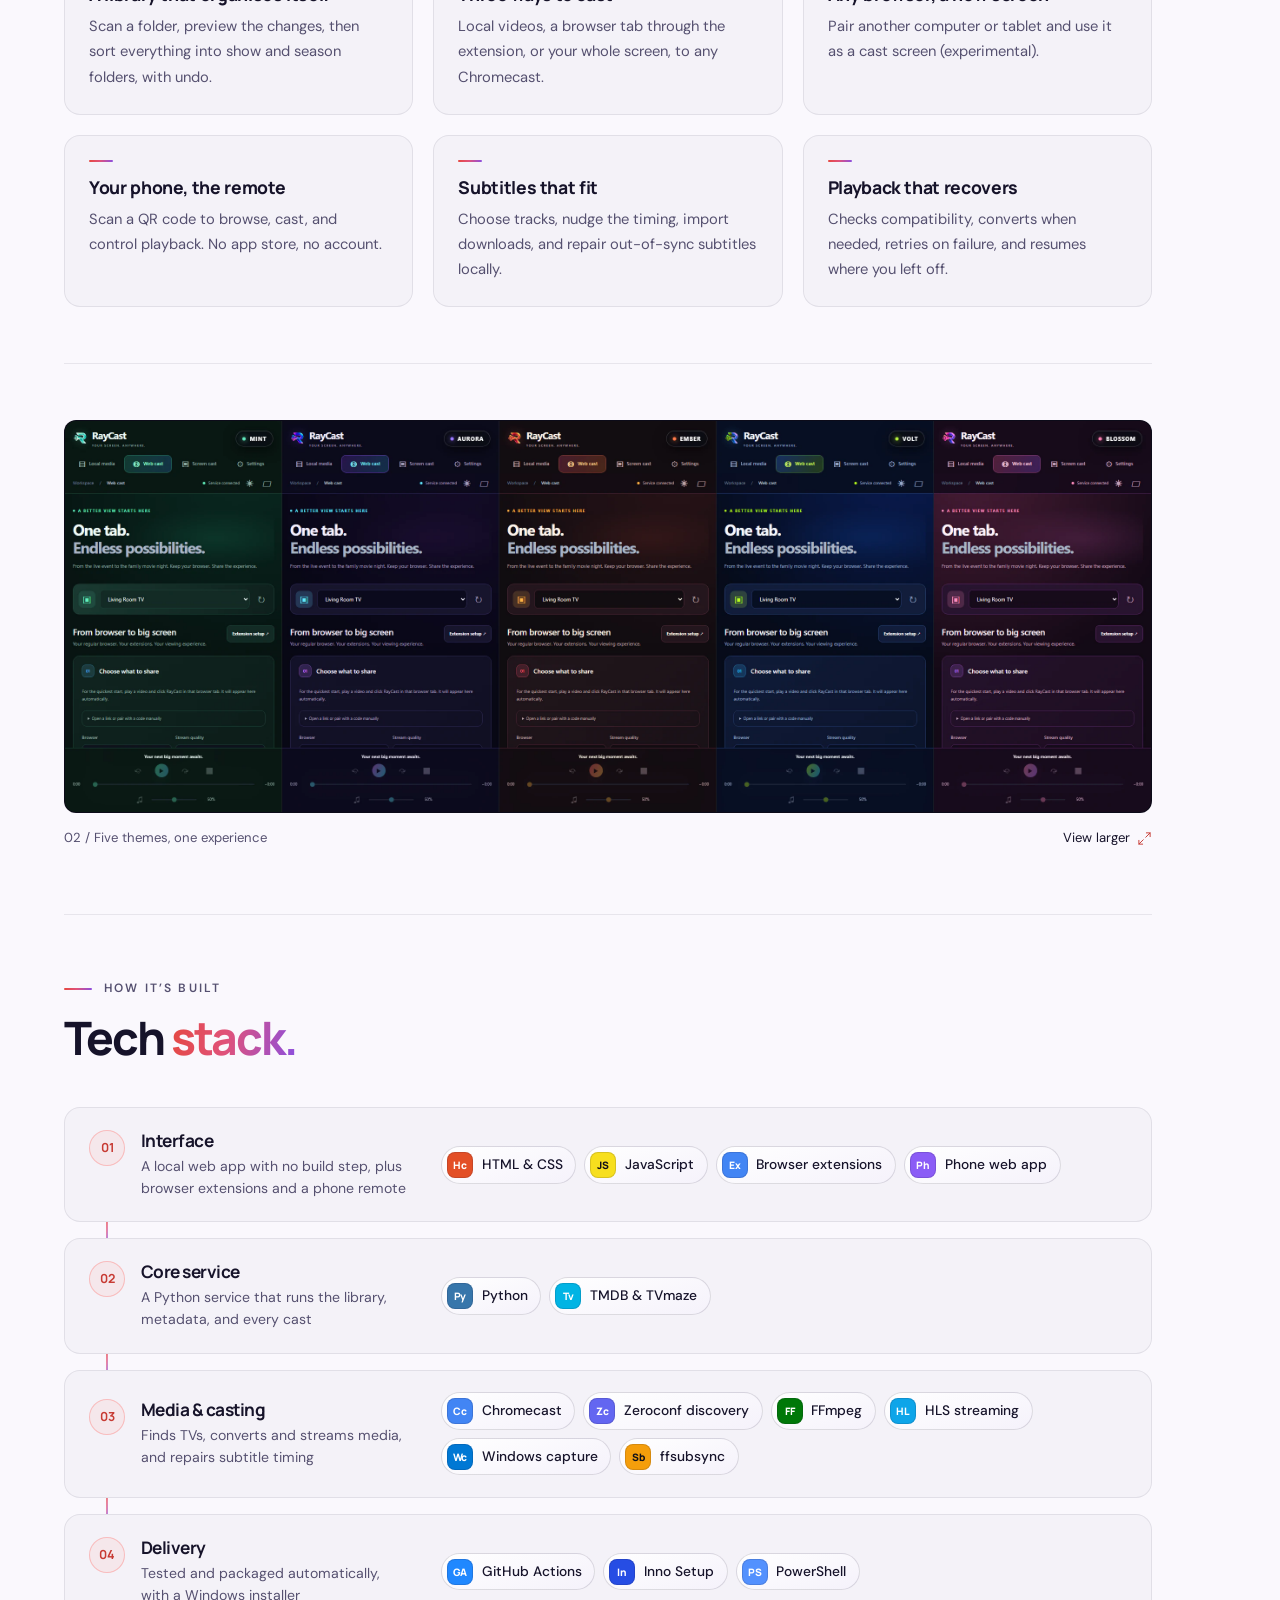
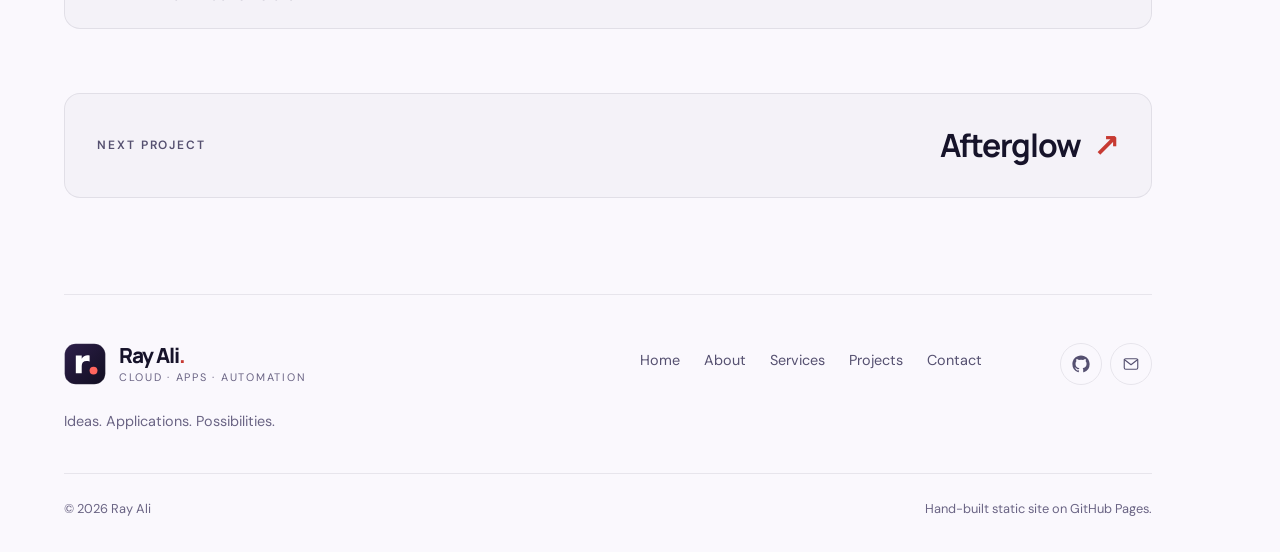
<file: projects/raycast/index.html>
<!doctype html>
<html lang="en">
<head>
<meta charset="utf-8">
<meta name="viewport" content="width=device-width, initial-scale=1">
<title>RayCast — Ray Ali</title>
<meta name="description" content="A local media hub: organise your library, then cast it, a browser tab, or your whole screen to the TV, with your phone as the remote.">
<meta name="theme-color" content="#0e0c1d">
<meta property="og:type" content="website">
<meta property="og:site_name" content="Ray Ali">
<meta property="og:title" content="RayCast — Ray Ali">
<meta property="og:description" content="A local media hub: organise your library, then cast it, a browser tab, or your whole screen to the TV, with your phone as the remote.">
<meta property="og:url" content="https://rayali.dev/projects/raycast/">
<meta property="og:image" content="https://rayali.dev/assets/ray-portrait-noir.jpg">
<meta name="twitter:card" content="summary_large_image">
<link rel="icon" href="../../assets/favicon.svg" type="image/svg+xml">
<link rel="preconnect" href="https://fonts.googleapis.com">
<link rel="preconnect" href="https://fonts.gstatic.com" crossorigin>
<link rel="stylesheet" href="https://fonts.googleapis.com/css2?family=DM+Sans:opsz,wght@9..40,400;9..40,500;9..40,600&family=Manrope:wght@400;500;600;700;800&display=swap">
<link rel="stylesheet" href="../../assets/style.css">
<script>(function(){var d=document.documentElement,t;d.classList.add('js');try{t=localStorage.getItem('theme')}catch(e){}if(t!=='light'&&t!=='dark')t=matchMedia('(prefers-color-scheme: light)').matches?'light':'dark';d.dataset.theme=t})()</script>
<script src="../../assets/site.js" defer></script>
</head>
<body class="page-work">
<a class="skip" href="#main">Skip to content</a>
<div class="ambient" aria-hidden="true"><span></span><span></span><span></span></div>
<header class="site-header" data-header>
  <div class="header-inner">
    <a class="brand" href="../../index.html" aria-label="Ray Ali, home"><svg class="brand-mark" viewBox="0 0 64 64" aria-hidden="true"><defs><linearGradient id="bm-head" x1="0" y1="0" x2="1" y2="1"><stop offset="0" stop-color="#2d1f4a"/><stop offset="1" stop-color="#110e21"/></linearGradient></defs><rect x="1" y="1" width="62" height="62" rx="17" fill="url(#bm-head)" stroke="#ffffff26"/><path d="M18 46V19h9v5c3-5 7-6 12-5v9c-8-2-12 1-12 7v11z" fill="#fff"/><circle cx="45" cy="42" r="6" fill="#ff655e"/></svg><span class="brand-text"><strong>Ray Ali<span class="dot">.</span></strong><small>Cloud · Apps · Automation</small></span></a>
    <p class="status"><span class="pulse" aria-hidden="true"></span>Open to new projects</p>
    <div class="header-actions">
      <button class="icon-btn theme-toggle" type="button" data-theme-toggle aria-label="Switch to light theme"><svg class="icon-sun" viewBox="0 0 24 24" fill="none" stroke="currentColor" stroke-width="1.5" stroke-linecap="round" stroke-linejoin="round" aria-hidden="true"><circle cx="12" cy="12" r="4"/><path d="M12 2v2M12 20v2M4.9 4.9l1.4 1.4M17.7 17.7l1.4 1.4M2 12h2M20 12h2M4.9 19.1l1.4-1.4M17.7 6.3l1.4-1.4"/></svg><svg class="icon-moon" viewBox="0 0 24 24" fill="none" stroke="currentColor" stroke-width="1.5" stroke-linecap="round" stroke-linejoin="round" aria-hidden="true"><path d="M20 14.5A8 8 0 0 1 9.5 4a8 8 0 1 0 10.5 10.5Z"/></svg></button>
      <a class="icon-btn" href="https://github.com/itsRayAli" target="_blank" rel="noopener noreferrer" aria-label="GitHub profile (opens in a new tab)"><svg viewBox="0 0 24 24" fill="currentColor" aria-hidden="true"><path d="M12 .5C5.65.5.5 5.65.5 12a11.5 11.5 0 0 0 7.86 10.92c.58.1.79-.25.79-.56v-2c-3.2.7-3.88-1.37-3.88-1.37-.52-1.33-1.28-1.69-1.28-1.69-1.04-.71.08-.7.08-.7 1.16.08 1.77 1.19 1.77 1.19 1.03 1.76 2.7 1.25 3.36.96.1-.75.4-1.25.73-1.54-2.55-.29-5.24-1.28-5.24-5.68 0-1.26.45-2.28 1.19-3.09-.12-.29-.52-1.46.11-3.05 0 0 .97-.31 3.17 1.18a11 11 0 0 1 5.77 0c2.2-1.49 3.17-1.18 3.17-1.18.63 1.59.23 2.76.11 3.05.74.81 1.19 1.83 1.19 3.09 0 4.41-2.7 5.38-5.26 5.67.41.36.78 1.06.78 2.14v3.17c0 .31.21.67.8.56A11.5 11.5 0 0 0 23.5 12C23.5 5.65 18.35.5 12 .5Z"/></svg></a>
      <a class="icon-btn" href="mailto:hi@rayali.dev" aria-label="Email Ray Ali"><svg viewBox="0 0 24 24" fill="none" stroke="currentColor" stroke-width="1.5" stroke-linecap="round" stroke-linejoin="round" aria-hidden="true"><rect x="3" y="5" width="18" height="14" rx="2"/><path d="m3 6 9 7 9-7"/></svg></a>
      <a class="button button-sm" href="../../contact/">Let’s talk <span class="arrow" aria-hidden="true">↗</span></a>
    </div>
  </div>
</header>
<nav class="dock" aria-label="Main navigation"><a href="../../index.html"><svg viewBox="0 0 24 24" fill="none" stroke="currentColor" stroke-width="1.5" stroke-linecap="round" stroke-linejoin="round" aria-hidden="true"><path d="m3 10 9-7 9 7v10H3z"/><path d="M9 20v-7h6v7"/></svg><span>Home</span></a><a href="../../about/"><svg viewBox="0 0 24 24" fill="none" stroke="currentColor" stroke-width="1.5" stroke-linecap="round" stroke-linejoin="round" aria-hidden="true"><circle cx="12" cy="7" r="4"/><path d="M4 21v-2a8 8 0 0 1 16 0v2"/></svg><span>About</span></a><a href="../../services/"><svg viewBox="0 0 24 24" fill="none" stroke="currentColor" stroke-width="1.5" stroke-linecap="round" stroke-linejoin="round" aria-hidden="true"><rect x="3" y="3" width="7" height="7" rx="1"/><rect x="14" y="3" width="7" height="7" rx="1"/><rect x="3" y="14" width="7" height="7" rx="1"/><rect x="14" y="14" width="7" height="7" rx="1"/></svg><span>Services</span></a><a href="../../work/" aria-current="page"><svg viewBox="0 0 24 24" fill="none" stroke="currentColor" stroke-width="1.5" stroke-linecap="round" stroke-linejoin="round" aria-hidden="true"><rect x="3" y="7" width="18" height="14" rx="2"/><path d="M8 7V3h8v4M3 12h18M10 12v3h4v-3"/></svg><span>Projects</span></a><a href="../../contact/"><svg viewBox="0 0 24 24" fill="none" stroke="currentColor" stroke-width="1.5" stroke-linecap="round" stroke-linejoin="round" aria-hidden="true"><rect x="3" y="5" width="18" height="14" rx="2"/><path d="m3 6 9 7 9-7"/></svg><span>Contact</span></a></nav>
<div class="site-shell">
<main id="main" class="project-page">
<a class="text-link back-link" href="../../work/"><span aria-hidden="true">←</span> All projects</a>
<section class="project-intro">
  <p class="eyebrow">Application / Media hub <span class="pill">Personal project</span></p>
  <h1>RayCast<span class="dot">.</span></h1>
  <h2>Your media, organised. On any screen.</h2>
  <p class="lead">RayCast runs as a local web app on your computer. It organises your videos into shows and movies with artwork, remembers where you left off, and casts to a Chromecast or, experimentally, another browser. It can also cast a browser tab or your whole screen, and a phone companion puts the remote in your pocket. Your media stays on your own network.</p>
  <ul class="tags" aria-label="Tags"><li>Media library</li><li>Chromecast</li><li>Screen casting</li><li>Subtitles</li><li>Local-first</li></ul>
  
</section>
<div class="gallery-hero"><figure class="showcase-shot"><div class="window"><div class="window-bar" aria-hidden="true"><i></i><i></i><i></i></div><a href="../../assets/raycast/RAYCAST.png" data-lightbox data-full="../../assets/raycast/RAYCAST.webp" data-caption="01 / The local media library" aria-label="View 01 / The local media library larger"><picture><source srcset="../../assets/raycast/RAYCAST.webp" type="image/webp"><img src="../../assets/raycast/RAYCAST.png" alt="RayCast local media library with Chromecast destination, video list, and player controls" fetchpriority="high" width="1440" height="1000"></picture></a></div><figcaption>01 / The local media library<span>View larger <svg viewBox="0 0 24 24" fill="none" stroke="currentColor" stroke-width="1.5" stroke-linecap="round" stroke-linejoin="round" aria-hidden="true"><path d="M15 3h6v6M9 21H3v-6M21 3l-7 7M3 21l7-7"/></svg></span></figcaption></figure></div>
<div class="feature-grid"><div class="reveal"><h2>A library that organises itself</h2><p>Scan a folder, preview the changes, then sort everything into show and season folders, with undo.</p></div><div class="reveal"><h2>Three ways to cast</h2><p>Local videos, a browser tab through the extension, or your whole screen, to any Chromecast.</p></div><div class="reveal"><h2>Any browser, a new screen</h2><p>Pair another computer or tablet and use it as a cast screen (experimental).</p></div><div class="reveal"><h2>Your phone, the remote</h2><p>Scan a QR code to browse, cast, and control playback. No app store, no account.</p></div><div class="reveal"><h2>Subtitles that fit</h2><p>Choose tracks, nudge the timing, import downloads, and repair out-of-sync subtitles locally.</p></div><div class="reveal"><h2>Playback that recovers</h2><p>Checks compatibility, converts when needed, retries on failure, and resumes where you left off.</p></div></div>
<div class="gallery"><figure class="showcase-shot reveal" style="--r:2.778"><a href="../../assets/raycast/raycast_themes.png" data-lightbox data-full="../../assets/raycast/raycast_themes.webp" data-caption="02 / Five themes, one experience" aria-label="View 02 / Five themes, one experience larger"><picture><source srcset="../../assets/raycast/raycast_themes.webp" type="image/webp"><img src="../../assets/raycast/raycast_themes.png" alt="RayCast web cast screen shown in five colour themes: Mint, Aurora, Ember, Volt, and Blossom" loading="lazy" width="2500" height="900"></picture></a><figcaption>02 / Five themes, one experience<span>View larger <svg viewBox="0 0 24 24" fill="none" stroke="currentColor" stroke-width="1.5" stroke-linecap="round" stroke-linejoin="round" aria-hidden="true"><path d="M15 3h6v6M9 21H3v-6M21 3l-7 7M3 21l7-7"/></svg></span></figcaption></figure></div>
<section class="stack-section" aria-labelledby="stack-title"><div class="section-heading"><div><p class="eyebrow">How it’s built</p><h2 id="stack-title">Tech <em>stack.</em></h2></div></div><ol class="stack"><li class="stack-layer reveal"><div class="stack-label"><span class="stack-num">01</span><div><h3>Interface</h3><p>A local web app with no build step, plus browser extensions and a phone remote</p></div></div><ul class="tech-list" aria-label="Interface technologies"><li class="tech" style="--c:#e34f26;--on:#ffffff"><span class="tech-mark" aria-hidden="true">Hc</span><span class="tech-name">HTML &amp; CSS</span></li><li class="tech" style="--c:#f7df1e;--on:#10101a"><span class="tech-mark" aria-hidden="true">JS</span><span class="tech-name">JavaScript</span></li><li class="tech" style="--c:#4285f4;--on:#ffffff"><span class="tech-mark" aria-hidden="true">Ex</span><span class="tech-name">Browser extensions</span></li><li class="tech" style="--c:#8b5cf6;--on:#ffffff"><span class="tech-mark" aria-hidden="true">Ph</span><span class="tech-name">Phone web app</span></li></ul></li><li class="stack-layer reveal"><div class="stack-label"><span class="stack-num">02</span><div><h3>Core service</h3><p>A Python service that runs the library, metadata, and every cast</p></div></div><ul class="tech-list" aria-label="Core service technologies"><li class="tech" style="--c:#3776ab;--on:#ffffff"><span class="tech-mark" aria-hidden="true">Py</span><span class="tech-name">Python</span></li><li class="tech" style="--c:#01b4e4;--on:#ffffff"><span class="tech-mark" aria-hidden="true">Tv</span><span class="tech-name">TMDB &amp; TVmaze</span></li></ul></li><li class="stack-layer reveal"><div class="stack-label"><span class="stack-num">03</span><div><h3>Media &amp; casting</h3><p>Finds TVs, converts and streams media, and repairs subtitle timing</p></div></div><ul class="tech-list" aria-label="Media &amp; casting technologies"><li class="tech" style="--c:#4285f4;--on:#ffffff"><span class="tech-mark" aria-hidden="true">Cc</span><span class="tech-name">Chromecast</span></li><li class="tech" style="--c:#6366f1;--on:#ffffff"><span class="tech-mark" aria-hidden="true">Zc</span><span class="tech-name">Zeroconf discovery</span></li><li class="tech" style="--c:#007808;--on:#ffffff"><span class="tech-mark" aria-hidden="true">FF</span><span class="tech-name">FFmpeg</span></li><li class="tech" style="--c:#0ea5e9;--on:#ffffff"><span class="tech-mark" aria-hidden="true">HL</span><span class="tech-name">HLS streaming</span></li><li class="tech" style="--c:#0078d4;--on:#ffffff"><span class="tech-mark" aria-hidden="true">Wc</span><span class="tech-name">Windows capture</span></li><li class="tech" style="--c:#f59e0b;--on:#10101a"><span class="tech-mark" aria-hidden="true">Sb</span><span class="tech-name">ffsubsync</span></li></ul></li><li class="stack-layer reveal"><div class="stack-label"><span class="stack-num">04</span><div><h3>Delivery</h3><p>Tested and packaged automatically, with a Windows installer</p></div></div><ul class="tech-list" aria-label="Delivery technologies"><li class="tech" style="--c:#2088ff;--on:#ffffff"><span class="tech-mark" aria-hidden="true">GA</span><span class="tech-name">GitHub Actions</span></li><li class="tech" style="--c:#264de4;--on:#ffffff"><span class="tech-mark" aria-hidden="true">In</span><span class="tech-name">Inno Setup</span></li><li class="tech" style="--c:#5391fe;--on:#ffffff"><span class="tech-mark" aria-hidden="true">PS</span><span class="tech-name">PowerShell</span></li></ul></li></ol></section>

<a class="next-project" href="../afterglow/"><span>Next project</span><strong>Afterglow <span class="arrow" aria-hidden="true">↗</span></strong></a>
</main>
<footer class="site-footer">
  <div class="footer-top">
    <div class="footer-brand"><a class="brand" href="../../index.html" aria-label="Ray Ali, home"><svg class="brand-mark" viewBox="0 0 64 64" aria-hidden="true"><defs><linearGradient id="bm-foot" x1="0" y1="0" x2="1" y2="1"><stop offset="0" stop-color="#2d1f4a"/><stop offset="1" stop-color="#110e21"/></linearGradient></defs><rect x="1" y="1" width="62" height="62" rx="17" fill="url(#bm-foot)" stroke="#ffffff26"/><path d="M18 46V19h9v5c3-5 7-6 12-5v9c-8-2-12 1-12 7v11z" fill="#fff"/><circle cx="45" cy="42" r="6" fill="#ff655e"/></svg><span class="brand-text"><strong>Ray Ali<span class="dot">.</span></strong><small>Cloud · Apps · Automation</small></span></a><p>Ideas. Applications. Possibilities.</p></div>
    <nav class="footer-nav" aria-label="Footer"><a href="../../index.html">Home</a><a href="../../about/">About</a><a href="../../services/">Services</a><a href="../../work/">Projects</a><a href="../../contact/">Contact</a></nav>
    <div class="footer-social">
      <a class="icon-btn" href="https://github.com/itsRayAli" target="_blank" rel="noopener noreferrer" aria-label="GitHub profile (opens in a new tab)"><svg viewBox="0 0 24 24" fill="currentColor" aria-hidden="true"><path d="M12 .5C5.65.5.5 5.65.5 12a11.5 11.5 0 0 0 7.86 10.92c.58.1.79-.25.79-.56v-2c-3.2.7-3.88-1.37-3.88-1.37-.52-1.33-1.28-1.69-1.28-1.69-1.04-.71.08-.7.08-.7 1.16.08 1.77 1.19 1.77 1.19 1.03 1.76 2.7 1.25 3.36.96.1-.75.4-1.25.73-1.54-2.55-.29-5.24-1.28-5.24-5.68 0-1.26.45-2.28 1.19-3.09-.12-.29-.52-1.46.11-3.05 0 0 .97-.31 3.17 1.18a11 11 0 0 1 5.77 0c2.2-1.49 3.17-1.18 3.17-1.18.63 1.59.23 2.76.11 3.05.74.81 1.19 1.83 1.19 3.09 0 4.41-2.7 5.38-5.26 5.67.41.36.78 1.06.78 2.14v3.17c0 .31.21.67.8.56A11.5 11.5 0 0 0 23.5 12C23.5 5.65 18.35.5 12 .5Z"/></svg></a>
      <a class="icon-btn" href="mailto:hi@rayali.dev" aria-label="Email Ray Ali"><svg viewBox="0 0 24 24" fill="none" stroke="currentColor" stroke-width="1.5" stroke-linecap="round" stroke-linejoin="round" aria-hidden="true"><rect x="3" y="5" width="18" height="14" rx="2"/><path d="m3 6 9 7 9-7"/></svg></a>
    </div>
  </div>
  <div class="footer-bottom"><span>© 2026 Ray Ali</span><span>Hand-built static site on GitHub Pages.</span></div>
</footer>
</div>
</body>
</html>
</file>
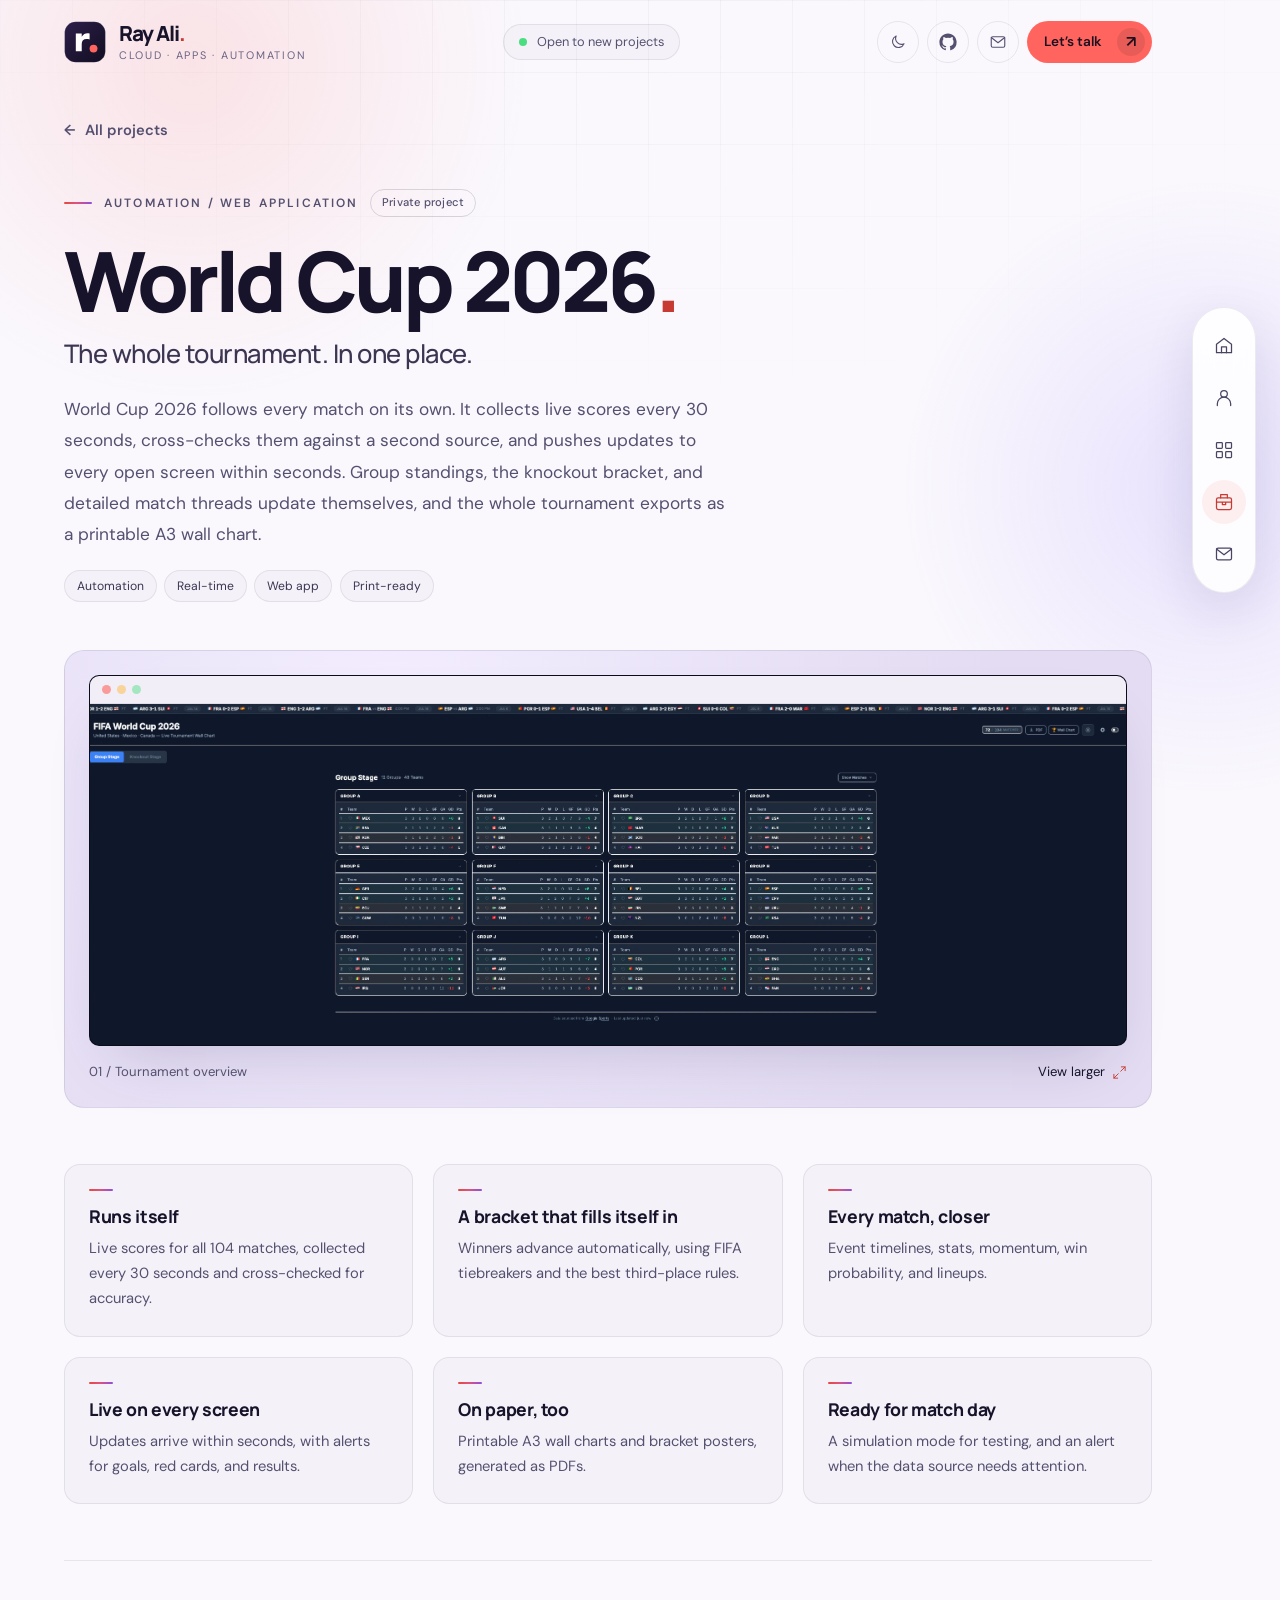
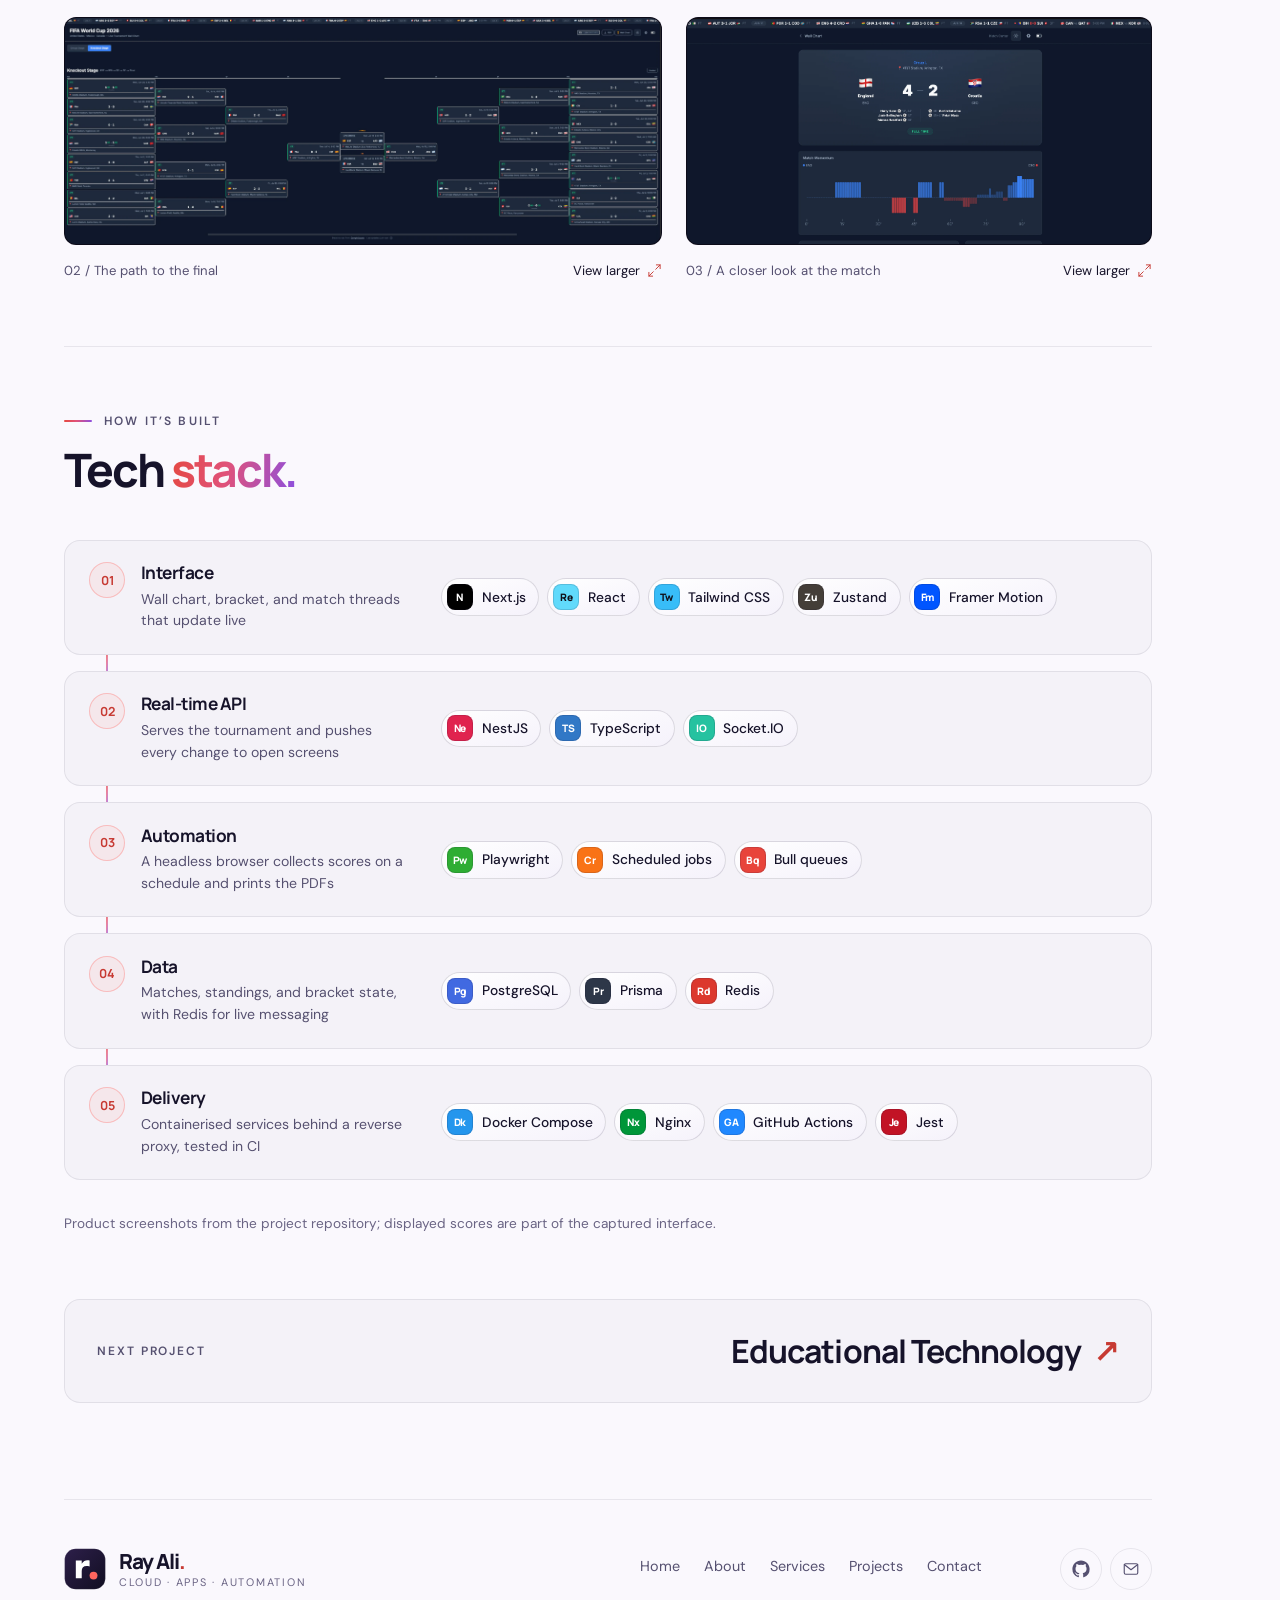
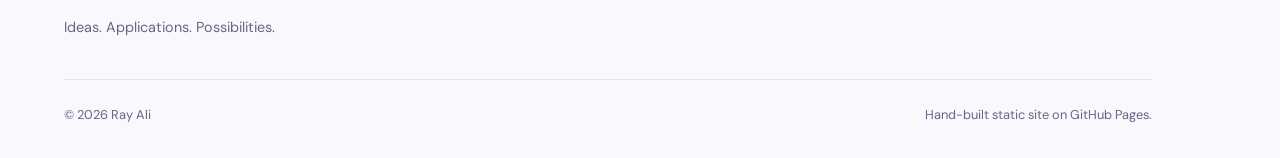
<file: projects/world-cup-2026/index.html>
<!doctype html>
<html lang="en">
<head>
<meta charset="utf-8">
<meta name="viewport" content="width=device-width, initial-scale=1">
<title>World Cup 2026 — Ray Ali</title>
<meta name="description" content="A self-running tournament tracker that follows all 104 matches live, from the first kickoff to the final whistle.">
<meta name="theme-color" content="#0e0c1d">
<meta property="og:type" content="website">
<meta property="og:site_name" content="Ray Ali">
<meta property="og:title" content="World Cup 2026 — Ray Ali">
<meta property="og:description" content="A self-running tournament tracker that follows all 104 matches live, from the first kickoff to the final whistle.">
<meta property="og:url" content="https://rayali.dev/projects/world-cup-2026/">
<meta property="og:image" content="https://rayali.dev/assets/ray-portrait-noir.jpg">
<meta name="twitter:card" content="summary_large_image">
<link rel="icon" href="../../assets/favicon.svg" type="image/svg+xml">
<link rel="preconnect" href="https://fonts.googleapis.com">
<link rel="preconnect" href="https://fonts.gstatic.com" crossorigin>
<link rel="stylesheet" href="https://fonts.googleapis.com/css2?family=DM+Sans:opsz,wght@9..40,400;9..40,500;9..40,600&family=Manrope:wght@400;500;600;700;800&display=swap">
<link rel="stylesheet" href="../../assets/style.css">
<script>(function(){var d=document.documentElement,t;d.classList.add('js');try{t=localStorage.getItem('theme')}catch(e){}if(t!=='light'&&t!=='dark')t=matchMedia('(prefers-color-scheme: light)').matches?'light':'dark';d.dataset.theme=t})()</script>
<script src="../../assets/site.js" defer></script>
</head>
<body class="page-work">
<a class="skip" href="#main">Skip to content</a>
<div class="ambient" aria-hidden="true"><span></span><span></span><span></span></div>
<header class="site-header" data-header>
  <div class="header-inner">
    <a class="brand" href="../../index.html" aria-label="Ray Ali, home"><svg class="brand-mark" viewBox="0 0 64 64" aria-hidden="true"><defs><linearGradient id="bm-head" x1="0" y1="0" x2="1" y2="1"><stop offset="0" stop-color="#2d1f4a"/><stop offset="1" stop-color="#110e21"/></linearGradient></defs><rect x="1" y="1" width="62" height="62" rx="17" fill="url(#bm-head)" stroke="#ffffff26"/><path d="M18 46V19h9v5c3-5 7-6 12-5v9c-8-2-12 1-12 7v11z" fill="#fff"/><circle cx="45" cy="42" r="6" fill="#ff655e"/></svg><span class="brand-text"><strong>Ray Ali<span class="dot">.</span></strong><small>Cloud · Apps · Automation</small></span></a>
    <p class="status"><span class="pulse" aria-hidden="true"></span>Open to new projects</p>
    <div class="header-actions">
      <button class="icon-btn theme-toggle" type="button" data-theme-toggle aria-label="Switch to light theme"><svg class="icon-sun" viewBox="0 0 24 24" fill="none" stroke="currentColor" stroke-width="1.5" stroke-linecap="round" stroke-linejoin="round" aria-hidden="true"><circle cx="12" cy="12" r="4"/><path d="M12 2v2M12 20v2M4.9 4.9l1.4 1.4M17.7 17.7l1.4 1.4M2 12h2M20 12h2M4.9 19.1l1.4-1.4M17.7 6.3l1.4-1.4"/></svg><svg class="icon-moon" viewBox="0 0 24 24" fill="none" stroke="currentColor" stroke-width="1.5" stroke-linecap="round" stroke-linejoin="round" aria-hidden="true"><path d="M20 14.5A8 8 0 0 1 9.5 4a8 8 0 1 0 10.5 10.5Z"/></svg></button>
      <a class="icon-btn" href="https://github.com/itsRayAli" target="_blank" rel="noopener noreferrer" aria-label="GitHub profile (opens in a new tab)"><svg viewBox="0 0 24 24" fill="currentColor" aria-hidden="true"><path d="M12 .5C5.65.5.5 5.65.5 12a11.5 11.5 0 0 0 7.86 10.92c.58.1.79-.25.79-.56v-2c-3.2.7-3.88-1.37-3.88-1.37-.52-1.33-1.28-1.69-1.28-1.69-1.04-.71.08-.7.08-.7 1.16.08 1.77 1.19 1.77 1.19 1.03 1.76 2.7 1.25 3.36.96.1-.75.4-1.25.73-1.54-2.55-.29-5.24-1.28-5.24-5.68 0-1.26.45-2.28 1.19-3.09-.12-.29-.52-1.46.11-3.05 0 0 .97-.31 3.17 1.18a11 11 0 0 1 5.77 0c2.2-1.49 3.17-1.18 3.17-1.18.63 1.59.23 2.76.11 3.05.74.81 1.19 1.83 1.19 3.09 0 4.41-2.7 5.38-5.26 5.67.41.36.78 1.06.78 2.14v3.17c0 .31.21.67.8.56A11.5 11.5 0 0 0 23.5 12C23.5 5.65 18.35.5 12 .5Z"/></svg></a>
      <a class="icon-btn" href="mailto:hi@rayali.dev" aria-label="Email Ray Ali"><svg viewBox="0 0 24 24" fill="none" stroke="currentColor" stroke-width="1.5" stroke-linecap="round" stroke-linejoin="round" aria-hidden="true"><rect x="3" y="5" width="18" height="14" rx="2"/><path d="m3 6 9 7 9-7"/></svg></a>
      <a class="button button-sm" href="../../contact/">Let’s talk <span class="arrow" aria-hidden="true">↗</span></a>
    </div>
  </div>
</header>
<nav class="dock" aria-label="Main navigation"><a href="../../index.html"><svg viewBox="0 0 24 24" fill="none" stroke="currentColor" stroke-width="1.5" stroke-linecap="round" stroke-linejoin="round" aria-hidden="true"><path d="m3 10 9-7 9 7v10H3z"/><path d="M9 20v-7h6v7"/></svg><span>Home</span></a><a href="../../about/"><svg viewBox="0 0 24 24" fill="none" stroke="currentColor" stroke-width="1.5" stroke-linecap="round" stroke-linejoin="round" aria-hidden="true"><circle cx="12" cy="7" r="4"/><path d="M4 21v-2a8 8 0 0 1 16 0v2"/></svg><span>About</span></a><a href="../../services/"><svg viewBox="0 0 24 24" fill="none" stroke="currentColor" stroke-width="1.5" stroke-linecap="round" stroke-linejoin="round" aria-hidden="true"><rect x="3" y="3" width="7" height="7" rx="1"/><rect x="14" y="3" width="7" height="7" rx="1"/><rect x="3" y="14" width="7" height="7" rx="1"/><rect x="14" y="14" width="7" height="7" rx="1"/></svg><span>Services</span></a><a href="../../work/" aria-current="page"><svg viewBox="0 0 24 24" fill="none" stroke="currentColor" stroke-width="1.5" stroke-linecap="round" stroke-linejoin="round" aria-hidden="true"><rect x="3" y="7" width="18" height="14" rx="2"/><path d="M8 7V3h8v4M3 12h18M10 12v3h4v-3"/></svg><span>Projects</span></a><a href="../../contact/"><svg viewBox="0 0 24 24" fill="none" stroke="currentColor" stroke-width="1.5" stroke-linecap="round" stroke-linejoin="round" aria-hidden="true"><rect x="3" y="5" width="18" height="14" rx="2"/><path d="m3 6 9 7 9-7"/></svg><span>Contact</span></a></nav>
<div class="site-shell">
<main id="main" class="project-page">
<a class="text-link back-link" href="../../work/"><span aria-hidden="true">←</span> All projects</a>
<section class="project-intro">
  <p class="eyebrow">Automation / Web application <span class="pill">Private project</span></p>
  <h1>World Cup 2026<span class="dot">.</span></h1>
  <h2>The whole tournament. In one place.</h2>
  <p class="lead">World Cup 2026 follows every match on its own. It collects live scores every 30 seconds, cross-checks them against a second source, and pushes updates to every open screen within seconds. Group standings, the knockout bracket, and detailed match threads update themselves, and the whole tournament exports as a printable A3 wall chart.</p>
  <ul class="tags" aria-label="Tags"><li>Automation</li><li>Real-time</li><li>Web app</li><li>Print-ready</li></ul>
  
</section>
<div class="gallery-hero"><figure class="showcase-shot"><div class="window"><div class="window-bar" aria-hidden="true"><i></i><i></i><i></i></div><a href="../../assets/worldcup/wall-chart.png" data-lightbox data-full="../../assets/worldcup/wall-chart.webp" data-caption="01 / Tournament overview" aria-label="View 01 / Tournament overview larger"><picture><source srcset="../../assets/worldcup/wall-chart.webp" type="image/webp"><img src="../../assets/worldcup/wall-chart.png" alt="World Cup tracker group standings screen" fetchpriority="high" width="2479" height="817"></picture></a></div><figcaption>01 / Tournament overview<span>View larger <svg viewBox="0 0 24 24" fill="none" stroke="currentColor" stroke-width="1.5" stroke-linecap="round" stroke-linejoin="round" aria-hidden="true"><path d="M15 3h6v6M9 21H3v-6M21 3l-7 7M3 21l7-7"/></svg></span></figcaption></figure></div>
<div class="feature-grid"><div class="reveal"><h2>Runs itself</h2><p>Live scores for all 104 matches, collected every 30 seconds and cross-checked for accuracy.</p></div><div class="reveal"><h2>A bracket that fills itself in</h2><p>Winners advance automatically, using FIFA tiebreakers and the best third-place rules.</p></div><div class="reveal"><h2>Every match, closer</h2><p>Event timelines, stats, momentum, win probability, and lineups.</p></div><div class="reveal"><h2>Live on every screen</h2><p>Updates arrive within seconds, with alerts for goals, red cards, and results.</p></div><div class="reveal"><h2>On paper, too</h2><p>Printable A3 wall charts and bracket posters, generated as PDFs.</p></div><div class="reveal"><h2>Ready for match day</h2><p>A simulation mode for testing, and an alert when the data source needs attention.</p></div></div>
<div class="gallery"><figure class="showcase-shot reveal" style="--r:2.633"><a href="../../assets/worldcup/knockout.png" data-lightbox data-full="../../assets/worldcup/knockout.webp" data-caption="02 / The path to the final" aria-label="View 02 / The path to the final larger"><picture><source srcset="../../assets/worldcup/knockout.webp" type="image/webp"><img src="../../assets/worldcup/knockout.png" alt="World Cup tracker knockout bracket screen" loading="lazy" width="2499" height="949"></picture></a><figcaption>02 / The path to the final<span>View larger <svg viewBox="0 0 24 24" fill="none" stroke="currentColor" stroke-width="1.5" stroke-linecap="round" stroke-linejoin="round" aria-hidden="true"><path d="M15 3h6v6M9 21H3v-6M21 3l-7 7M3 21l7-7"/></svg></span></figcaption></figure><figure class="showcase-shot reveal" style="--r:2.049"><a href="../../assets/worldcup/match-thread.png" data-lightbox data-full="../../assets/worldcup/match-thread.webp" data-caption="03 / A closer look at the match" aria-label="View 03 / A closer look at the match larger"><picture><source srcset="../../assets/worldcup/match-thread.webp" type="image/webp"><img src="../../assets/worldcup/match-thread.png" alt="World Cup tracker match detail and momentum screen" loading="lazy" width="2483" height="1212"></picture></a><figcaption>03 / A closer look at the match<span>View larger <svg viewBox="0 0 24 24" fill="none" stroke="currentColor" stroke-width="1.5" stroke-linecap="round" stroke-linejoin="round" aria-hidden="true"><path d="M15 3h6v6M9 21H3v-6M21 3l-7 7M3 21l7-7"/></svg></span></figcaption></figure></div>
<section class="stack-section" aria-labelledby="stack-title"><div class="section-heading"><div><p class="eyebrow">How it’s built</p><h2 id="stack-title">Tech <em>stack.</em></h2></div></div><ol class="stack"><li class="stack-layer reveal"><div class="stack-label"><span class="stack-num">01</span><div><h3>Interface</h3><p>Wall chart, bracket, and match threads that update live</p></div></div><ul class="tech-list" aria-label="Interface technologies"><li class="tech" style="--c:#000000;--on:#ffffff"><span class="tech-mark" aria-hidden="true">N</span><span class="tech-name">Next.js</span></li><li class="tech" style="--c:#61dafb;--on:#10101a"><span class="tech-mark" aria-hidden="true">Re</span><span class="tech-name">React</span></li><li class="tech" style="--c:#38bdf8;--on:#10101a"><span class="tech-mark" aria-hidden="true">Tw</span><span class="tech-name">Tailwind CSS</span></li><li class="tech" style="--c:#443e38;--on:#ffffff"><span class="tech-mark" aria-hidden="true">Zu</span><span class="tech-name">Zustand</span></li><li class="tech" style="--c:#0055ff;--on:#ffffff"><span class="tech-mark" aria-hidden="true">Fm</span><span class="tech-name">Framer Motion</span></li></ul></li><li class="stack-layer reveal"><div class="stack-label"><span class="stack-num">02</span><div><h3>Real-time API</h3><p>Serves the tournament and pushes every change to open screens</p></div></div><ul class="tech-list" aria-label="Real-time API technologies"><li class="tech" style="--c:#e0234e;--on:#ffffff"><span class="tech-mark" aria-hidden="true">Ne</span><span class="tech-name">NestJS</span></li><li class="tech" style="--c:#3178c6;--on:#ffffff"><span class="tech-mark" aria-hidden="true">TS</span><span class="tech-name">TypeScript</span></li><li class="tech" style="--c:#25c2a0;--on:#ffffff"><span class="tech-mark" aria-hidden="true">IO</span><span class="tech-name">Socket.IO</span></li></ul></li><li class="stack-layer reveal"><div class="stack-label"><span class="stack-num">03</span><div><h3>Automation</h3><p>A headless browser collects scores on a schedule and prints the PDFs</p></div></div><ul class="tech-list" aria-label="Automation technologies"><li class="tech" style="--c:#2ead33;--on:#ffffff"><span class="tech-mark" aria-hidden="true">Pw</span><span class="tech-name">Playwright</span></li><li class="tech" style="--c:#f97316;--on:#ffffff"><span class="tech-mark" aria-hidden="true">Cr</span><span class="tech-name">Scheduled jobs</span></li><li class="tech" style="--c:#e8443b;--on:#ffffff"><span class="tech-mark" aria-hidden="true">Bq</span><span class="tech-name">Bull queues</span></li></ul></li><li class="stack-layer reveal"><div class="stack-label"><span class="stack-num">04</span><div><h3>Data</h3><p>Matches, standings, and bracket state, with Redis for live messaging</p></div></div><ul class="tech-list" aria-label="Data technologies"><li class="tech" style="--c:#4169e1;--on:#ffffff"><span class="tech-mark" aria-hidden="true">Pg</span><span class="tech-name">PostgreSQL</span></li><li class="tech" style="--c:#2d3748;--on:#ffffff"><span class="tech-mark" aria-hidden="true">Pr</span><span class="tech-name">Prisma</span></li><li class="tech" style="--c:#dc382d;--on:#ffffff"><span class="tech-mark" aria-hidden="true">Rd</span><span class="tech-name">Redis</span></li></ul></li><li class="stack-layer reveal"><div class="stack-label"><span class="stack-num">05</span><div><h3>Delivery</h3><p>Containerised services behind a reverse proxy, tested in CI</p></div></div><ul class="tech-list" aria-label="Delivery technologies"><li class="tech" style="--c:#2496ed;--on:#ffffff"><span class="tech-mark" aria-hidden="true">Dk</span><span class="tech-name">Docker Compose</span></li><li class="tech" style="--c:#009639;--on:#ffffff"><span class="tech-mark" aria-hidden="true">Nx</span><span class="tech-name">Nginx</span></li><li class="tech" style="--c:#2088ff;--on:#ffffff"><span class="tech-mark" aria-hidden="true">GA</span><span class="tech-name">GitHub Actions</span></li><li class="tech" style="--c:#c21325;--on:#ffffff"><span class="tech-mark" aria-hidden="true">Je</span><span class="tech-name">Jest</span></li></ul></li></ol></section>
<p class="collection-note">Product screenshots from the project repository; displayed scores are part of the captured interface.</p>
<a class="next-project" href="../edtech/"><span>Next project</span><strong>Educational Technology <span class="arrow" aria-hidden="true">↗</span></strong></a>
</main>
<footer class="site-footer">
  <div class="footer-top">
    <div class="footer-brand"><a class="brand" href="../../index.html" aria-label="Ray Ali, home"><svg class="brand-mark" viewBox="0 0 64 64" aria-hidden="true"><defs><linearGradient id="bm-foot" x1="0" y1="0" x2="1" y2="1"><stop offset="0" stop-color="#2d1f4a"/><stop offset="1" stop-color="#110e21"/></linearGradient></defs><rect x="1" y="1" width="62" height="62" rx="17" fill="url(#bm-foot)" stroke="#ffffff26"/><path d="M18 46V19h9v5c3-5 7-6 12-5v9c-8-2-12 1-12 7v11z" fill="#fff"/><circle cx="45" cy="42" r="6" fill="#ff655e"/></svg><span class="brand-text"><strong>Ray Ali<span class="dot">.</span></strong><small>Cloud · Apps · Automation</small></span></a><p>Ideas. Applications. Possibilities.</p></div>
    <nav class="footer-nav" aria-label="Footer"><a href="../../index.html">Home</a><a href="../../about/">About</a><a href="../../services/">Services</a><a href="../../work/">Projects</a><a href="../../contact/">Contact</a></nav>
    <div class="footer-social">
      <a class="icon-btn" href="https://github.com/itsRayAli" target="_blank" rel="noopener noreferrer" aria-label="GitHub profile (opens in a new tab)"><svg viewBox="0 0 24 24" fill="currentColor" aria-hidden="true"><path d="M12 .5C5.65.5.5 5.65.5 12a11.5 11.5 0 0 0 7.86 10.92c.58.1.79-.25.79-.56v-2c-3.2.7-3.88-1.37-3.88-1.37-.52-1.33-1.28-1.69-1.28-1.69-1.04-.71.08-.7.08-.7 1.16.08 1.77 1.19 1.77 1.19 1.03 1.76 2.7 1.25 3.36.96.1-.75.4-1.25.73-1.54-2.55-.29-5.24-1.28-5.24-5.68 0-1.26.45-2.28 1.19-3.09-.12-.29-.52-1.46.11-3.05 0 0 .97-.31 3.17 1.18a11 11 0 0 1 5.77 0c2.2-1.49 3.17-1.18 3.17-1.18.63 1.59.23 2.76.11 3.05.74.81 1.19 1.83 1.19 3.09 0 4.41-2.7 5.38-5.26 5.67.41.36.78 1.06.78 2.14v3.17c0 .31.21.67.8.56A11.5 11.5 0 0 0 23.5 12C23.5 5.65 18.35.5 12 .5Z"/></svg></a>
      <a class="icon-btn" href="mailto:hi@rayali.dev" aria-label="Email Ray Ali"><svg viewBox="0 0 24 24" fill="none" stroke="currentColor" stroke-width="1.5" stroke-linecap="round" stroke-linejoin="round" aria-hidden="true"><rect x="3" y="5" width="18" height="14" rx="2"/><path d="m3 6 9 7 9-7"/></svg></a>
    </div>
  </div>
  <div class="footer-bottom"><span>© 2026 Ray Ali</span><span>Hand-built static site on GitHub Pages.</span></div>
</footer>
</div>
</body>
</html>
</file>
<file: assets/style.css>
/* ==========================================================================
   Ray Ali — portfolio
   Dark indigo + coral. Glass header, right-hand dock, aurora background.
   ========================================================================== */

/* Theme tokens. Dark is the default; [data-theme="light"] below overrides them.
   site.js sets data-theme before first paint from the saved choice or the OS. */
:root {
  color-scheme: dark;
  --bg: #0e0c1d;
  --ink: #f7f5ff;
  --soft-ink: #ddd8ec;
  --muted: #bab5cc;
  --dim: #948ead;
  --placeholder: #9d97ae;
  --accent: #ff655e;
  --accent-hover: #ff847d;
  --accent-ink: #ff655e;          /* accent used as text */
  --on-accent: #1b1020;
  --violet: #9b7bff;
  --line: #ffffff14;
  --line-2: #ffffff26;
  --line-3: #ffffff45;
  --ring: #ffffff1c;
  --ring-faint: #ffffff0d;
  --outline-num: #ffffff40;
  --glass: #ffffff08;
  --glass-2: #ffffff10;
  --glass-3: #ffffff14;
  --grad: linear-gradient(100deg, #ff655e 0%, #ff8b72 40%, #c98bff 100%);
  --card: linear-gradient(160deg, #201b37, #151329);
  --header-bg: #0e0c1dcc;
  --dock-bg: #1f1b33d9;
  --dock-ink: #d7d3e6;
  --tooltip-bg: #2a2542;
  --tooltip-ink: #f7f5ff;
  --chip-bg: #1c1832b8;
  --pill-bg: #17132bee;
  --cover-bg: radial-gradient(circle at 30% 15%, #2d2150, #0f0d20 72%);
  --cover-bg-alt: radial-gradient(circle at 70% 15%, #3a1f2e, #120d1c 72%);
  --window-bar: #15132a;
  --window-bar-line: #ffffff10;
  --input-bg: #0e0c1d99;
  --input-bg-focus: #0e0c1dcc;
  --cta-bg: #171429;
  --shadow: #000c;
  --shadow-soft: #0006;
  --grid-line: #ffffff07;
  --portrait-glow: radial-gradient(ellipse at 50% 55%, #b0304a55, #6d3cc022 45%, transparent 70%);
  --particle-line: 190, 170, 255;
  --particle-line-alpha: .14;
  --particle-dot: rgba(230, 225, 255, .55);
  --particle-accent: rgba(255, 101, 94, .8);
  --radius: 16px;
  --shell: 1320px;
  --gutter: clamp(1.25rem, 5vw, 4rem);
  --header-h: 84px;
  --ease: cubic-bezier(.2, .7, .2, 1);
  --heading: 'Manrope', system-ui, sans-serif;
}

/* Light theme: warm off-white, deep indigo ink. Accent-as-text and the gradient
   are darkened so text keeps at least 4.5:1 (3:1 for large headings) on white. */
:root[data-theme="light"] {
  color-scheme: light;
  --bg: #faf8fd;
  --ink: #16132a;
  --soft-ink: #3b3552;
  --muted: #555070;
  --dim: #6a6484;
  --placeholder: #6f6987;
  --accent-ink: #c73a33;
  --line: #16132a14;
  --line-2: #16132a24;
  --line-3: #16132a40;
  --ring: #16132a1f;
  --ring-faint: #16132a12;
  --outline-num: #16132a33;
  --glass: #16132a06;
  --glass-2: #16132a0b;
  --glass-3: #16132a10;
  --grad: linear-gradient(100deg, #e5483f 0%, #e0527a 45%, #8b4fe0 100%);
  --card: linear-gradient(160deg, #ffffff, #f5f2fb);
  --header-bg: #faf8fdd9;
  --dock-bg: #ffffffe0;
  --dock-ink: #4a4462;
  --tooltip-bg: #1d1933;
  --tooltip-ink: #ffffff;
  --chip-bg: #ffffffd9;
  --pill-bg: #fffffff2;
  --cover-bg: radial-gradient(circle at 30% 15%, #f3edff, #e3dcf2 72%);
  --cover-bg-alt: radial-gradient(circle at 70% 15%, #ffede9, #ece2ee 72%);
  --window-bar: #f1eef8;
  --window-bar-line: #16132a14;
  --input-bg: #ffffff;
  --input-bg-focus: #ffffff;
  --cta-bg: #ffffff;
  --shadow: #2a1f5a33;
  --shadow-soft: #2a1f5a1f;
  --grid-line: #16132a09;
  --portrait-glow: radial-gradient(ellipse at 50% 60%, #ff655e40, #9b7bff26 45%, transparent 70%);
  --particle-line: 110, 80, 200;
  --particle-line-alpha: .18;
  --particle-dot: rgba(90, 70, 160, .45);
  --particle-accent: rgba(229, 72, 63, .75);
}

/* --- Base ---------------------------------------------------------------- */
*, *::before, *::after { box-sizing: border-box; }
html { scroll-behavior: smooth; }
body {
  margin: 0;
  background: var(--bg);
  color: var(--ink);
  font: 1rem/1.7 'DM Sans', system-ui, sans-serif;
  overflow-x: clip;
  -webkit-font-smoothing: antialiased;
}
a { color: inherit; text-decoration: none; }
img { max-width: 100%; }
button, input, select, textarea { font: inherit; }
h1, h2, h3, p { margin: 0; }
h1, h2, h3 { font-family: var(--heading); text-wrap: balance; }
h1 { font-size: clamp(2.8rem, 6vw, 5rem); line-height: 1.05; letter-spacing: -.05em; font-weight: 800; }
h2 { font-size: clamp(2rem, 3.6vw, 3rem); line-height: 1.12; letter-spacing: -.045em; font-weight: 750; }
h3 { letter-spacing: -.03em; font-weight: 700; }
em {
  font-style: normal;
  background: var(--grad);
  -webkit-background-clip: text;
  background-clip: text;
  color: transparent;
  -webkit-box-decoration-break: clone;
  box-decoration-break: clone;
}
.dot { color: var(--accent-ink); }
::selection { background: var(--accent); color: var(--on-accent); }
:focus-visible { outline: 2px solid var(--accent); outline-offset: 4px; border-radius: 6px; }
.sr-only { position: absolute; width: 1px; height: 1px; padding: 0; margin: -1px; overflow: hidden; clip: rect(0 0 0 0); white-space: nowrap; border: 0; }
.skip { position: fixed; top: -100px; left: 1rem; padding: .8rem 1.2rem; background: var(--accent); color: #1b1020; font-weight: 600; border-radius: 8px; z-index: 100; }
.skip:focus { top: 1rem; }

/* --- Background ---------------------------------------------------------- */
.ambient { position: fixed; inset: 0; z-index: -1; pointer-events: none; overflow: hidden; }
.ambient span { position: absolute; border-radius: 50%; animation: drift 26s ease-in-out infinite alternate; }
.ambient span:nth-child(1) { width: 60vw; height: 60vw; top: -25vw; left: -15vw; background: radial-gradient(circle, #ff655e24, transparent 62%); }
.ambient span:nth-child(2) { width: 55vw; height: 55vw; top: 15vh; right: -22vw; background: radial-gradient(circle, #7c5cff24, transparent 62%); animation-delay: -9s; }
.ambient span:nth-child(3) { width: 50vw; height: 50vw; bottom: -30vw; left: 25vw; background: radial-gradient(circle, #c2417a1a, transparent 62%); animation-delay: -17s; }
.ambient::after {
  content: ''; position: absolute; inset: 0;
  background-image: linear-gradient(var(--grid-line) 1px, transparent 1px), linear-gradient(90deg, var(--grid-line) 1px, transparent 1px);
  background-size: 72px 72px;
  -webkit-mask-image: radial-gradient(ellipse 80% 60% at 50% 0%, #000 10%, transparent 75%);
  mask-image: radial-gradient(ellipse 80% 60% at 50% 0%, #000 10%, transparent 75%);
}
@keyframes drift { to { transform: translate3d(6vw, 4vh, 0) scale(1.1); } }

/* --- Layout shell -------------------------------------------------------- */
.site-shell, .header-inner { max-width: var(--shell); margin: 0 auto; padding-inline: var(--gutter); }
@media (min-width: 761px) and (max-width: 1560px) {
  .site-shell, .header-inner { padding-right: calc(var(--gutter) + 64px); }
}

/* --- Header -------------------------------------------------------------- */
.site-header { position: sticky; top: 0; z-index: 30; border-bottom: 1px solid transparent; transition: background .3s, border-color .3s, backdrop-filter .3s; }
.site-header.is-scrolled { background: var(--header-bg); border-color: var(--line); -webkit-backdrop-filter: blur(16px) saturate(140%); backdrop-filter: blur(16px) saturate(140%); }
.header-inner { height: var(--header-h); display: flex; align-items: center; gap: 1.5rem; transition: height .3s var(--ease); }
.is-scrolled .header-inner { height: 68px; }
.brand { display: inline-flex; align-items: center; gap: .8rem; }
.brand-mark { width: 42px; height: 42px; flex: none; transition: transform .45s var(--ease); }
.brand:hover .brand-mark { transform: rotate(-8deg) scale(1.06); }
.brand-text { display: flex; flex-direction: column; line-height: 1.1; }
.brand-text strong { font: 800 1.3rem/1.1 var(--heading); letter-spacing: -.045em; }
.brand-text small { font-size: .68rem; letter-spacing: .16em; text-transform: uppercase; color: var(--dim); margin-top: .3rem; }
.status { margin: 0 auto; display: inline-flex; align-items: center; gap: .6rem; padding: .4rem .95rem; border: 1px solid var(--line); border-radius: 999px; background: var(--glass); font-size: .8rem; color: var(--muted); }
.pulse { width: 8px; height: 8px; border-radius: 50%; background: #4ade80; box-shadow: 0 0 0 0 #4ade8088; animation: pulse 2.4s infinite; }
@keyframes pulse { 70% { box-shadow: 0 0 0 8px #4ade8000; } 100% { box-shadow: 0 0 0 0 #4ade8000; } }
.header-actions { display: flex; align-items: center; gap: .5rem; margin-left: auto; }
.status + .header-actions { margin-left: 0; }
.icon-btn { width: 42px; height: 42px; display: grid; place-items: center; border-radius: 50%; border: 1px solid var(--line); color: var(--muted); transition: color .2s, border-color .2s, background .2s; }
.icon-btn svg { width: 18px; height: 18px; }
.icon-btn:hover { color: var(--ink); border-color: #ff655e80; background: #ff655e12; }
.theme-toggle { cursor: pointer; background: none; padding: 0; }
.theme-toggle .icon-moon, :root[data-theme="light"] .theme-toggle .icon-sun { display: none; }
:root[data-theme="light"] .theme-toggle .icon-moon { display: block; }
html:not(.js) .theme-toggle { display: none; }

/* --- Dock navigation ----------------------------------------------------- */
.dock { position: fixed; right: 1.5rem; top: 50%; transform: translateY(-50%); z-index: 20; display: flex; flex-direction: column; gap: .5rem; padding: 1rem .55rem; border-radius: 3rem; background: var(--dock-bg); border: 1px solid var(--line); box-shadow: 0 16px 50px var(--shadow-soft); -webkit-backdrop-filter: blur(18px); backdrop-filter: blur(18px); }
.dock a { position: relative; display: grid; place-items: center; width: 44px; height: 44px; border-radius: 50%; color: var(--dock-ink); transition: color .2s, background .2s; }
.dock svg { width: 20px; height: 20px; }
.dock a:hover, .dock a[aria-current] { color: var(--accent-ink); }
.dock a[aria-current] { background: #ff655e17; }
.dock a span { position: absolute; right: 58px; padding: .35rem .7rem; border-radius: 6px; background: var(--tooltip-bg); color: var(--tooltip-ink); font-size: .8rem; white-space: nowrap; opacity: 0; pointer-events: none; transform: translateX(6px); transition: opacity .2s, transform .2s; }
.dock a:hover span, .dock a:focus-visible span { opacity: 1; transform: none; }
@media (min-width: 1561px) { .dock { right: calc((100vw - var(--shell)) / 2 - 80px); } }

/* --- Shared type & controls ---------------------------------------------- */
.eyebrow { display: inline-flex; align-items: center; flex-wrap: wrap; gap: .75rem; margin-bottom: 1.25rem; font-size: .75rem; font-weight: 600; letter-spacing: .18em; text-transform: uppercase; color: var(--muted); }
.eyebrow::before { content: ''; width: 28px; height: 2px; border-radius: 2px; background: var(--grad); }
.lead { max-width: 56ch; margin-top: 1.6rem; font-size: 1.08rem; line-height: 1.8; color: var(--muted); }
.actions { display: flex; flex-wrap: wrap; gap: .85rem; margin-top: 2.25rem; }
.button { display: inline-flex; align-items: center; justify-content: space-between; gap: .9rem; min-height: 50px; padding: .6rem .65rem .6rem 1.4rem; border: 1px solid transparent; border-radius: 999px; background: var(--accent); color: var(--on-accent); font-size: .92rem; font-weight: 600; cursor: pointer; box-shadow: 0 12px 32px -12px #ff655eaa; transition: background .2s, box-shadow .2s; }
.button .arrow { display: grid; place-items: center; width: 32px; height: 32px; border-radius: 50%; background: #1b10201a; font-size: 1rem; transition: transform .3s var(--ease); }
.button:hover { background: var(--accent-hover); box-shadow: 0 18px 36px -14px #ff655ecc; }
.button:hover .arrow, .text-link:hover .arrow, .project-card:hover .card-action .arrow, .next-project:hover .arrow { transform: rotate(45deg); }
.button.secondary { background: var(--glass); color: var(--ink); border-color: var(--line-2); box-shadow: none; }
.button.secondary .arrow { background: var(--glass-2); }
.button.secondary:hover { background: var(--glass-3); border-color: var(--line-3); }
.button-sm { min-height: 42px; padding: .35rem .4rem .35rem 1rem; font-size: .85rem; box-shadow: none; }
.button-sm .arrow { width: 28px; height: 28px; }
.text-link { display: inline-flex; align-items: center; gap: .6rem; min-height: 44px; font-size: .92rem; font-weight: 600; transition: color .2s; }
.text-link .arrow { color: var(--accent-ink); transition: transform .3s var(--ease); }
.text-link:hover { color: var(--accent-ink); }
.pill { display: inline-block; padding: .2rem .65rem; border: 1px solid var(--line-2); border-radius: 999px; font-size: .7rem; font-weight: 500; letter-spacing: .02em; text-transform: none; color: var(--muted); white-space: nowrap; }
.tags { list-style: none; display: flex; flex-wrap: wrap; gap: .45rem; margin: 1.25rem 0 0; padding: 0; }
.tags li { padding: .3rem .75rem; border: 1px solid var(--line); border-radius: 999px; background: var(--glass); font-size: .76rem; color: var(--soft-ink); }

/* --- Hero ---------------------------------------------------------------- */
.hero { position: relative; display: grid; grid-template-columns: minmax(0, 1.1fr) minmax(0, .9fr); align-items: center; gap: 2rem; min-height: min(820px, calc(100svh - var(--header-h))); padding: 1.5rem 0 3.5rem; }
.particles { position: absolute; top: 0; left: 50%; width: 100vw; height: 100%; transform: translateX(-50%); z-index: 0; pointer-events: none; -webkit-mask-image: radial-gradient(ellipse 60% 70% at 50% 45%, #000 25%, transparent 80%); mask-image: radial-gradient(ellipse 60% 70% at 50% 45%, #000 25%, transparent 80%); }
.hero-copy { position: relative; z-index: 2; }
.hero-title { font-size: clamp(2.9rem, 6.4vw, 5.7rem); line-height: 1.02; letter-spacing: -.058em; }
.hero-title .soft { font-weight: 400; color: var(--soft-ink); }
.rotator { display: inline-block; padding-bottom: .08em; background: var(--grad); -webkit-background-clip: text; background-clip: text; color: transparent; transition: opacity .35s var(--ease), transform .35s var(--ease), filter .35s; }
.rotator.is-out { opacity: 0; transform: translateY(.3em); filter: blur(6px); }
.hero .lead { max-width: 46ch; }
.focus-list { list-style: none; display: flex; flex-wrap: wrap; gap: .5rem 1.25rem; margin: 3rem 0 0; padding: 0; font-size: .85rem; color: var(--dim); }
.focus-list li { display: inline-flex; align-items: center; gap: 1.25rem; }
.focus-list li + li::before { content: ''; width: 4px; height: 4px; border-radius: 50%; background: var(--accent); }
.motion-toggle { position: absolute; left: 0; bottom: .5rem; z-index: 3; padding: .4rem 0; border: 0; background: none; color: var(--dim); font-size: .75rem; cursor: pointer; text-decoration: underline; text-underline-offset: 3px; text-decoration-color: var(--line-3); }
.motion-toggle:hover { color: var(--ink); }
html:not(.js) .motion-toggle { display: none; }

/* Portrait */
.portrait { position: relative; z-index: 1; height: clamp(480px, 72vh, 700px); display: flex; align-items: flex-end; justify-content: center; isolation: isolate; }
.portrait::before { content: ''; position: absolute; inset: 12% 8% 0; z-index: -1; border-radius: 50%; background: var(--portrait-glow); filter: blur(10px); }
.portrait img { position: relative; height: 100%; width: auto; max-width: none; object-fit: contain;
  -webkit-mask-image: linear-gradient(to right, transparent, #000 14%, #000 86%, transparent), linear-gradient(to bottom, transparent, #000 8%, #000 80%, transparent);
  -webkit-mask-composite: source-in;
  mask-image: linear-gradient(to right, transparent, #000 14%, #000 86%, transparent), linear-gradient(to bottom, transparent, #000 8%, #000 80%, transparent);
  mask-composite: intersect; }
/* Light mode swaps in a transparent cutout of the same portrait, so it sits
   directly on the page. Only the bottom fades. (No drop-shadow filter: combined
   with the mask it tinted the image's whole rectangle into a visible box.) */
.portrait .portrait-light, :root[data-theme="light"] .portrait .portrait-dark { display: none; }
:root[data-theme="light"] .portrait .portrait-light {
  display: block;
  -webkit-mask-image: linear-gradient(to bottom, #000 84%, transparent);
  mask-image: linear-gradient(to bottom, #000 84%, transparent); }
/* overflow: hidden because a rotating square's bounding box grows, which could
   push past the viewport on phones and allow sideways scrolling. */
.rings { position: absolute; inset: 0; z-index: -1; display: grid; place-items: center; overflow: hidden; }
.rings span { position: absolute; top: 14%; aspect-ratio: 1; border-radius: 50%; border: 1px dashed var(--ring); animation: spin 60s linear infinite; }
.rings span:nth-child(1) { width: 78%; }
.rings span:nth-child(2) { width: 100%; top: 4%; border-style: solid; border-color: var(--ring-faint); animation-direction: reverse; animation-duration: 90s; }
.rings span::after { content: ''; position: absolute; top: 50%; left: -4px; width: 8px; height: 8px; border-radius: 50%; background: var(--accent); box-shadow: 0 0 14px var(--accent); }
.rings span:nth-child(2)::after { top: 12%; left: 82%; background: var(--violet); box-shadow: 0 0 14px var(--violet); }
@keyframes spin { to { transform: rotate(360deg); } }
.chip { position: absolute; z-index: 2; display: inline-flex; align-items: center; gap: .5rem; padding: .55rem .95rem; border: 1px solid var(--ring); border-radius: 999px; background: var(--chip-bg); -webkit-backdrop-filter: blur(12px); backdrop-filter: blur(12px); box-shadow: 0 12px 30px -10px var(--shadow); font-size: .82rem; font-weight: 600; animation: float 7s ease-in-out infinite; }
.chip svg { width: 17px; height: 17px; color: var(--accent); }
.chip-0 { top: 24%; left: 2%; }
.chip-1 { top: 44%; right: 0; animation-delay: -2.3s; }
.chip-2 { bottom: 22%; left: 6%; animation-delay: -4.6s; }
@keyframes float { 50% { transform: translateY(-10px); } }
/* "See my work" pill: a light travels around the border, the arrow pings,
   and on hover the arrow slides out and a fresh one slides in. Nothing moves
   the pill itself, so hovering can't jitter. */
@property --cta-angle { syntax: '<angle>'; initial-value: 0deg; inherits: false; }
.work-cta { position: absolute; right: 2%; bottom: 9%; z-index: 3; display: inline-flex; align-items: center; gap: .9rem; padding: .4rem .4rem .4rem 1.15rem; border: 1px solid transparent; border-radius: 999px;
  background: linear-gradient(var(--pill-bg), var(--pill-bg)) padding-box, conic-gradient(from var(--cta-angle), var(--ring) 0 60%, #ff655e 78%, #c98bff 90%, var(--ring) 100%) border-box;
  -webkit-backdrop-filter: blur(12px); backdrop-filter: blur(12px);
  box-shadow: 0 16px 36px -14px var(--shadow), 0 0 30px -14px #ff655e88;
  animation: cta-border 4s linear infinite; transition: box-shadow .3s; }
.work-cta:hover { box-shadow: 0 16px 36px -14px var(--shadow), 0 0 42px -10px #ff655ebb; }
@keyframes cta-border { to { --cta-angle: 360deg; } }
.work-cta-label { display: flex; flex-direction: column; font: 700 .95rem/1.2 var(--heading); letter-spacing: -.01em; }
.work-cta-label small { font: 600 .62rem/1.3 'DM Sans', system-ui, sans-serif; letter-spacing: .16em; text-transform: uppercase; color: var(--dim); }
.work-cta-arrow { position: relative; width: 42px; height: 42px; flex: none; overflow: hidden; border-radius: 50%; background: var(--accent); color: var(--on-accent); font-weight: 700; animation: cta-ping 2.6s ease-out infinite; transition: background .2s; }
.work-cta-arrow i { position: absolute; inset: 0; display: grid; place-items: center; font-style: normal; transition: transform .45s var(--ease); }
.work-cta-arrow i + i { transform: translateX(-130%); }
.work-cta:hover .work-cta-arrow { background: var(--accent-hover); }
.work-cta:hover .work-cta-arrow i:first-child { transform: translateX(130%); }
.work-cta:hover .work-cta-arrow i + i { transform: none; }
@keyframes cta-ping { 0% { box-shadow: 0 0 0 0 #ff655e80; } 70%, 100% { box-shadow: 0 0 0 12px #ff655e00; } }

/* Hero entrance */
@media (prefers-reduced-motion: no-preference) {
  .hero-copy > * { animation: rise .8s var(--ease) both; }
  .hero-copy > :nth-child(2) { animation-delay: .08s; }
  .hero-copy > :nth-child(3) { animation-delay: .16s; }
  .hero-copy > :nth-child(4) { animation-delay: .24s; }
  .hero-copy > :nth-child(5) { animation-delay: .32s; }
  .portrait-hero { animation: fade-in 1.1s .15s var(--ease) both; }
  main { animation: fade-in .5s ease-out both; }
}
@keyframes rise { from { opacity: 0; transform: translateY(22px); } }
@keyframes fade-in { from { opacity: 0; } }

/* --- Sections ------------------------------------------------------------ */
.section { padding: clamp(4rem, 8vw, 6.5rem) 0; border-top: 1px solid var(--line); }
.section-heading { display: flex; align-items: flex-end; justify-content: space-between; gap: 1rem 2rem; margin-bottom: 2.75rem; flex-wrap: wrap; }
.section-heading .eyebrow { margin-bottom: .8rem; }

/* Project cards */
.project-grid { display: grid; grid-template-columns: repeat(2, minmax(0, 1fr)); gap: 1.5rem; }
/* Hover feedback stays inside the card (border, glow, image zoom). Lifting the
   card itself moved it out from under the cursor and made it flicker. */
.project-card { position: relative; display: flex; flex-direction: column; overflow: hidden; border: 1px solid var(--line); border-radius: var(--radius); background: var(--card); transition: border-color .35s, box-shadow .35s; }
.project-card:hover { border-color: #ff655e66; box-shadow: 0 30px 60px -30px #ff655e55; }
.card-cover { position: relative; overflow: hidden; }
.card-copy { display: flex; flex-direction: column; flex: 1; padding: 1.75rem; }
.card-meta { display: flex; flex-wrap: wrap; align-items: center; gap: .6rem; font-size: .72rem; font-weight: 600; letter-spacing: .14em; text-transform: uppercase; color: var(--accent-ink); }
.project-card h3 { margin: .8rem 0 .5rem; font-size: 1.35rem; line-height: 1.2; }
.card-summary { color: var(--muted); }
.card-action { display: flex; align-items: center; justify-content: space-between; margin-top: auto; padding-top: 1.5rem; font-size: .9rem; font-weight: 600; }
.card-action .arrow { width: 38px; height: 38px; display: grid; place-items: center; border-radius: 50%; background: var(--accent); color: var(--on-accent); transition: transform .35s var(--ease); }
.featured { grid-column: 1 / -1; display: grid; grid-template-columns: 1.45fr 1fr; }
.featured .card-cover { display: flex; align-items: center; padding: clamp(1rem, 2.5vw, 2.25rem); background: var(--cover-bg); }
.featured .card-copy { justify-content: center; padding: clamp(1.75rem, 3vw, 2.75rem); }
.featured h3 { font-size: clamp(1.8rem, 2.8vw, 2.6rem); }
/* Card screenshots keep their real shape too, so nothing is cropped at first glance. */
.featured .window img { height: auto; }
.featured.reverse { grid-template-columns: 1fr 1.45fr; }
.featured .card-cover > .art, .gallery-hero .art { display: block; width: 100%; height: auto; border: 1px solid var(--ring); border-radius: 10px; box-shadow: 0 30px 60px -25px var(--shadow); }
.featured .card-cover > .art { aspect-ratio: 16 / 10; object-fit: cover; transition: transform .6s var(--ease); }
.project-card:hover .card-cover > .art { transform: scale(1.03); }
.featured.reverse .card-cover { order: 2; background: var(--cover-bg-alt); }
.upcoming.wide { grid-column: 1 / -1; }
.featured .card-action { margin-top: 2rem; border-top: 1px solid var(--line); }
.upcoming { display: grid; grid-template-columns: 110px 1fr; }
.upcoming .card-cover { border-right: 1px solid var(--line); background: repeating-linear-gradient(135deg, var(--glass) 0 10px, transparent 10px 20px); }
.placeholder-cover { height: 100%; display: grid; place-items: center; }
.placeholder-cover span { font: 800 3.4rem/1 var(--heading); color: transparent; -webkit-text-stroke: 1px var(--outline-num); }
.upcoming .card-action { color: var(--muted); }
.upcoming .card-action .arrow { background: var(--glass-2); color: var(--ink); }

/* Collection card: full width, lists its projects instead of a cover image. */
.collection-card { grid-column: 1 / -1; background: radial-gradient(ellipse at 100% 0%, #9b7bff1f, transparent 55%), radial-gradient(ellipse at 0% 100%, #ff655e17, transparent 55%), var(--card); }
.collection-card .card-copy { padding: clamp(1.75rem, 3vw, 2.75rem); }
.collection-card h3 { font-size: clamp(1.8rem, 2.8vw, 2.6rem); }
.collection-card .card-summary { max-width: 62ch; }
.collection-members { list-style: none; display: grid; grid-template-columns: repeat(3, minmax(0, 1fr)); gap: 1rem; margin: 1.75rem 0 0; padding: 0; }
.collection-members li { display: flex; flex-direction: column; gap: .2rem; padding: 1.1rem 1.25rem; border: 1px solid var(--line); border-radius: 12px; background: var(--glass); }
.collection-members strong { font: 700 1.02rem/1.3 var(--heading); letter-spacing: -.02em; }
.collection-members li > span:last-child { font-size: .88rem; color: var(--muted); }
.member-num { font: 700 .78rem var(--heading); color: var(--accent-ink); }
.collection-card .card-action { margin-top: 1.75rem; border-top: 1px solid var(--line); }

/* Collection page */
.members { display: grid; gap: 1.25rem; }
.member { padding: clamp(1.5rem, 3vw, 2.25rem); border: 1px solid var(--line); border-radius: var(--radius); background: var(--card); }
.member-head { display: flex; align-items: center; gap: .9rem; }
.member-head .member-num { width: 36px; height: 36px; display: grid; place-items: center; border: 1px solid #ff655e55; border-radius: 50%; background: #ff655e14; }
.member h2 { margin-top: 1rem; font-size: clamp(1.6rem, 2.6vw, 2.1rem); }
.member-tagline { margin-top: .3rem; font-size: 1.05rem; color: var(--soft-ink); }
.member-summary { max-width: 72ch; margin-top: 1rem; color: var(--muted); }
.member-stack { display: flex; flex-wrap: wrap; align-items: center; gap: .75rem 1rem; margin-top: 1.5rem; padding-top: 1.25rem; border-top: 1px solid var(--line); }
.member-stack-label { font-size: .72rem; font-weight: 600; letter-spacing: .16em; text-transform: uppercase; color: var(--dim); }

/* Browser-style frame for screenshots */
.window { width: 100%; overflow: hidden; border: 1px solid var(--ring); border-radius: 10px; background: #0b0a16; box-shadow: 0 30px 60px -25px var(--shadow); }
.window-bar { display: flex; gap: 6px; padding: 9px 12px; border-bottom: 1px solid var(--window-bar-line); background: var(--window-bar); }
.window-bar i { width: 9px; height: 9px; border-radius: 50%; background: #ff655e99; }
.window-bar i:nth-child(2) { background: #ffbd4a88; }
.window-bar i:nth-child(3) { background: #4ade8077; }
.window img { display: block; width: 100%; height: auto; transition: transform .6s var(--ease); }
.project-card:hover .window img { transform: scale(1.03); }

/* Services */
.services-grid { display: grid; grid-template-columns: repeat(3, minmax(0, 1fr)); gap: 1.5rem; }
.service-card { position: relative; display: flex; flex-direction: column; overflow: hidden; padding: 2rem; border: 1px solid var(--line); border-radius: var(--radius); background: var(--card); transition: border-color .35s; }
.service-card::after { content: ''; position: absolute; right: -80px; bottom: -80px; width: 240px; height: 240px; border-radius: 50%; background: radial-gradient(circle, #ff655e26, transparent 70%); opacity: 0; transition: opacity .4s; pointer-events: none; }
.service-card:hover { border-color: #ff655e55; }
.service-card:hover::after { opacity: 1; }
.service-top { display: flex; align-items: center; justify-content: space-between; }
.service-icon { width: 56px; height: 56px; display: grid; place-items: center; border: 1px solid #ff655e38; border-radius: 16px; background: linear-gradient(145deg, #ff655e22, #9b7bff18); color: var(--accent-ink); }
.service-icon svg { width: 26px; height: 26px; }
.service-num { font: 700 .85rem var(--heading); color: var(--dim); }
.service-card h2, .service-card h3 { margin-top: 1.75rem; font-size: 1.4rem; line-height: 1.25; letter-spacing: -.03em; }
.service-card p { margin: .9rem 0 1.75rem; color: var(--muted); }
.service-card .text-link { margin-top: auto; }

/* Home about */
.home-about { display: grid; grid-template-columns: 1.1fr 1fr; gap: 2rem 4rem; align-items: end; }
.home-about p:not(.eyebrow) { color: var(--muted); font-size: 1.05rem; margin-bottom: 1rem; }

/* Call to action */
.cta-band { position: relative; overflow: hidden; display: flex; flex-wrap: wrap; align-items: center; justify-content: space-between; gap: 2rem; margin: 1rem 0 5rem; padding: clamp(2rem, 5vw, 3.5rem); border: 1px solid var(--ring); border-radius: 24px; background: radial-gradient(ellipse at 100% 0%, #ff655e30, transparent 55%), radial-gradient(ellipse at 0% 100%, #9b7bff26, transparent 55%), var(--cta-bg); }
.cta-band h2 { font-size: clamp(1.9rem, 3.4vw, 2.8rem); }
.cta-band p:not(.eyebrow) { max-width: 48ch; margin-top: .8rem; color: var(--muted); }
.cta-band .actions { margin-top: 0; }
.page-main .cta-band, .project-page + .cta-band { margin-top: 4rem; }

/* --- Inner pages --------------------------------------------------------- */
.page-main { padding: clamp(2.5rem, 6vw, 4.5rem) 0 1rem; }
.page-intro { max-width: 900px; margin-bottom: 3.5rem; }
.collection-note { margin-top: 2rem; font-size: .85rem; color: var(--dim); }
.not-found { min-height: 60vh; padding-bottom: 5rem; }
.not-found .page-intro { margin-bottom: 0; }

/* About */
.about-layout { display: grid; grid-template-columns: 1fr 1.1fr; gap: 3rem; align-items: center; min-height: min(760px, calc(100svh - var(--header-h))); padding: 1rem 0 4rem; }
.portrait-about { height: clamp(460px, 74vh, 680px); }
.about-copy h1 { font-size: clamp(2.7rem, 4.6vw, 4.2rem); }
.about-focus { display: grid; grid-template-columns: auto 1fr; column-gap: 3rem; row-gap: .15rem; margin: 2.25rem 0; padding-top: 1.5rem; border-top: 1px solid var(--line); }
.about-focus dt { grid-row: 1 / span 3; color: var(--accent-ink); font-size: .9rem; font-weight: 600; }
.about-focus dd { grid-column: 2; margin: 0; }

/* Contact */
.contact-layout { display: grid; grid-template-columns: 1fr 1fr; gap: clamp(2rem, 6vw, 5rem); align-items: start; padding: clamp(2.5rem, 6vw, 4.5rem) 0 5rem; }
.contact-layout h1 { font-size: clamp(2.8rem, 4.8vw, 4.5rem); }
.email-link { display: inline-flex; align-items: center; gap: .6rem; margin: 2rem 0 .5rem; font-size: 1.15rem; font-weight: 600; color: var(--accent-ink); overflow-wrap: anywhere; }
.email-link + .text-link { display: flex; width: fit-content; }
.contact-layout form { padding: clamp(1.4rem, 3vw, 2.25rem); border: 1px solid var(--line-2); border-radius: 20px; background: var(--card); box-shadow: 0 30px 80px -40px var(--shadow); }
.contact-layout form h2 { margin-bottom: 1.25rem; font-size: 1.5rem; }
.contact-layout label { display: block; margin: 1rem 0 .4rem; font-size: .85rem; color: var(--soft-ink); }
input, select, textarea { width: 100%; padding: .75rem .9rem; border: 1px solid var(--line-2); border-radius: 10px; background: var(--input-bg); color: var(--ink); font-size: 1rem; transition: border-color .2s, background .2s; }
input:hover, select:hover, textarea:hover { border-color: var(--line-3); }
input:focus, select:focus, textarea:focus { border-color: var(--accent); background: var(--input-bg-focus); }
input::placeholder, textarea::placeholder { color: var(--placeholder); }
textarea { resize: vertical; }
.contact-layout .button { margin-top: 1.4rem; }
.form-note, #form-status { margin-top: 1rem; font-size: .82rem; color: var(--muted); }

/* Project page */
.project-page { padding: 1.5rem 0 1rem; }
.back-link { color: var(--muted); }
.project-intro { max-width: 900px; padding: 2rem 0 3rem; }
.project-intro h1 { font-size: clamp(3rem, 6.5vw, 5.5rem); }
.project-intro h2 { margin-top: 1rem; font-size: clamp(1.25rem, 2vw, 1.6rem); font-weight: 500; letter-spacing: -.02em; color: var(--soft-ink); }
.gallery-hero { margin-bottom: 3.5rem; padding: clamp(.6rem, 2vw, 1.5rem); border: 1px solid var(--line); border-radius: 20px; background: var(--cover-bg); }
.gallery-hero .window a { display: block; }
.showcase-shot { margin: 0; }
.showcase-shot figcaption { display: flex; flex-wrap: wrap; justify-content: space-between; gap: .5rem 1rem; margin-top: .9rem; font-size: .82rem; color: var(--muted); }
.showcase-shot figcaption span { display: inline-flex; align-items: center; gap: .45rem; color: var(--ink); }
.showcase-shot figcaption svg { width: 15px; height: 15px; color: var(--accent-ink); }
picture { display: contents; }
[data-lightbox] { cursor: zoom-in; }

/* --- Lightbox (created by site.js on project pages) ---------------------- */
/* Screenshots are dark UIs, so the viewer stays dark in both themes. */
html:has(.lightbox[open]) { overflow: hidden; }
.lightbox { width: 100vw; height: 100dvh; max-width: none; max-height: none; margin: 0; padding: clamp(4.5rem, 7vh, 5.5rem) clamp(1rem, 7vw, 6.5rem) clamp(1rem, 4vh, 2rem); border: 0; background: transparent; color: #f7f5ff; overflow: hidden; }
.lightbox[open] { display: grid; grid-template-columns: minmax(0, 1fr); place-items: center; }
.lightbox::backdrop { background: #07061ceb; -webkit-backdrop-filter: blur(10px); backdrop-filter: blur(10px); }
.lightbox { --stage-h: calc(100dvh - 11rem); }
.lightbox-figure { display: flex; flex-direction: column; align-items: center; gap: 1rem; width: 100%; min-width: 0; max-height: 100%; margin: 0; }
/* The stage scrolls when zoomed; unzoomed, the image simply fits inside it. */
.lightbox-stage { max-width: 100%; max-height: var(--stage-h); overflow: auto; overscroll-behavior: contain; border: 1px solid #ffffff24; border-radius: 10px; background: #0b0a16; box-shadow: 0 40px 90px -30px #000; scrollbar-color: #ffffff40 transparent; }
.lightbox-img { display: block; max-width: 100%; max-height: var(--stage-h); width: auto; height: auto; cursor: zoom-in; transition: opacity .25s; }
.lightbox-img.is-loading { opacity: .35; }
.lightbox.is-zoomed .lightbox-img { max-width: none; max-height: none; cursor: zoom-out; }
.lightbox-zoom { padding: .3rem .8rem; border: 1px solid #ffffff2e; border-radius: 999px; background: #ffffff10; color: #f7f5ff; font: 600 .82rem 'DM Sans', system-ui, sans-serif; cursor: pointer; }
.lightbox-zoom:hover { background: #ffffff22; }
.lightbox-zoom:focus-visible, .lightbox-original:focus-visible { outline: 2px solid #ff847d; outline-offset: 3px; }
.lightbox-caption { display: flex; flex-wrap: wrap; align-items: center; justify-content: center; gap: .4rem 1.25rem; font-size: .9rem; color: #d8d3e8; text-align: center; }
.lightbox-count { font-variant-numeric: tabular-nums; color: #9d97b8; }
.lightbox-original { color: #ff847d; font-weight: 600; }
.lightbox-original:hover { color: #ffa29c; }
.lightbox-btn { position: fixed; z-index: 1; width: 48px; height: 48px; display: grid; place-items: center; padding: 0; border: 1px solid #ffffff2e; border-radius: 50%; background: #ffffff14; color: #fff; font-size: 1.25rem; line-height: 1; cursor: pointer; transition: background .2s, border-color .2s; }
.lightbox-btn:hover { background: #ffffff26; border-color: #ffffff50; }
.lightbox-btn:focus-visible { outline: 2px solid #ff847d; outline-offset: 3px; }
.lightbox-btn[hidden] { display: none; }
.lightbox-close { top: 1rem; right: 1rem; }
.lightbox-prev { left: clamp(.5rem, 2vw, 1.5rem); top: 50%; translate: 0 -50%; }
.lightbox-next { right: clamp(.5rem, 2vw, 1.5rem); top: 50%; translate: 0 -50%; }
@media (prefers-reduced-motion: no-preference) {
  .lightbox[open] .lightbox-figure { animation: lightbox-in .3s var(--ease) both; }
  .lightbox[open]::backdrop { animation: fade-in .25s ease-out both; }
}
@keyframes lightbox-in { from { opacity: 0; transform: scale(.97); } }
@media (max-width: 760px) {
  .lightbox { padding: 4.25rem .75rem 5.5rem; }
  .lightbox { --stage-h: calc(100dvh - 13.5rem); }
  .lightbox-prev, .lightbox-next { top: auto; bottom: 1rem; translate: none; }
  .lightbox-prev { left: 1rem; }
  .lightbox-next { right: 1rem; }
}
.feature-grid { display: grid; grid-template-columns: repeat(4, minmax(0, 1fr)); gap: 1.25rem; margin-bottom: 3.5rem; padding-bottom: 3.5rem; border-bottom: 1px solid var(--line); }
/* Five or six features read better as rows of three than as 4 + 2 (wide screens only;
   :has() outranks the responsive rules below, so it must be scoped). */
@media (min-width: 1101px) { .feature-grid:has(> :nth-child(5)) { grid-template-columns: repeat(3, minmax(0, 1fr)); } }
.feature-grid > div { padding: 1.5rem; border: 1px solid var(--line); border-radius: var(--radius); background: var(--glass); }
.feature-grid h2 { font-size: 1.1rem; letter-spacing: -.02em; }
.feature-grid h2::before { content: ''; display: block; width: 24px; height: 2px; margin-bottom: 1rem; border-radius: 2px; background: var(--grad); }
.feature-grid p { margin-top: .6rem; font-size: .92rem; color: var(--muted); }
/* Thumbnails show the whole screenshot at its real shape (no cropping). Each item's
   flex size is proportional to its aspect ratio (--r, set by the build), so items that
   share a row end up the same height; very wide images take a row to themselves. */
.gallery { display: flex; flex-wrap: wrap; gap: 1.5rem; align-items: flex-start; }
.gallery .showcase-shot { flex: var(--r, 1.6) 1 calc(var(--r, 1.6) * 220px); min-width: 0; }
.gallery .showcase-shot a { display: block; overflow: hidden; border: 1px solid var(--line-2); border-radius: 12px; background: #0b0a16; transition: border-color .25s; }
.gallery .showcase-shot a:hover { border-color: #ff655e88; }
.gallery .showcase-shot img { display: block; width: 100%; height: auto; transition: transform .6s var(--ease); }
.gallery .showcase-shot a:hover img { transform: scale(1.02); }
.gallery .showcase-shot:only-child { flex-basis: 100%; }
.coming-project { grid-column: 1 / -1; padding: 4rem; border: 1px dashed var(--line-2); border-radius: 20px; text-align: center; background: var(--glass); }
.coming-project span { font: 800 7rem/1 var(--heading); color: transparent; -webkit-text-stroke: 1px var(--outline-num); }
.coming-project p { margin-top: 1.25rem; color: var(--muted); }
.next-project { display: flex; align-items: center; justify-content: space-between; gap: 1rem 2rem; flex-wrap: wrap; margin: 4rem 0 5rem; padding: 2rem; border: 1px solid var(--line); border-radius: var(--radius); background: var(--glass); transition: border-color .25s; }
.next-project:hover { border-color: #ff655e66; }
.next-project > span { font-size: .75rem; font-weight: 600; letter-spacing: .16em; text-transform: uppercase; color: var(--muted); }
.next-project strong { display: inline-flex; align-items: center; gap: .75rem; font: 700 clamp(1.3rem, 2.5vw, 2rem)/1.2 var(--heading); letter-spacing: -.03em; }
.next-project .arrow { color: var(--accent-ink); transition: transform .35s var(--ease); }

/* --- Tech stack ---------------------------------------------------------- */
.tech-list { list-style: none; display: flex; flex-wrap: wrap; gap: .5rem; margin: 0; padding: 0; }
.tech { display: inline-flex; align-items: center; gap: .55rem; padding: .3rem .8rem .3rem .3rem; border: 1px solid var(--line-2); border-radius: 999px; background: var(--card); font-size: .86rem; font-weight: 500; color: var(--ink); transition: border-color .2s; }
.tech:hover { border-color: color-mix(in srgb, var(--c, var(--accent)) 65%, transparent); }
.tech-mark { width: 26px; height: 26px; flex: none; display: grid; place-items: center; border-radius: 8px; background: var(--c); color: var(--on); font: 800 .64rem/1 var(--heading); letter-spacing: -.02em; box-shadow: inset 0 0 0 1px #ffffff2e; }

/* Project page: layers drawn top (what you see) to bottom (how it ships), joined by a connector. */
.stack-section { margin-top: 4rem; padding-top: 3.5rem; border-top: 1px solid var(--line); }
.stack { list-style: none; display: grid; gap: 1rem; margin: 0; padding: 0; }
.stack-layer { position: relative; display: grid; grid-template-columns: minmax(240px, 320px) minmax(0, 1fr); align-items: center; gap: 1rem 2rem; padding: 1.35rem 1.5rem; border: 1px solid var(--line); border-radius: var(--radius); background: var(--glass); }
.stack-layer + .stack-layer::before { content: ''; position: absolute; left: calc(1.5rem + 17px); top: calc(-1rem - 1px); width: 2px; height: 1rem; background: var(--grad); opacity: .7; }
.stack-label { display: flex; align-items: flex-start; gap: 1rem; }
.stack-num { width: 36px; height: 36px; flex: none; display: grid; place-items: center; border: 1px solid #ff655e55; border-radius: 50%; background: #ff655e14; color: var(--accent-ink); font: 700 .78rem var(--heading); }
.stack-label h3 { font-size: 1.08rem; line-height: 1.3; }
.stack-label p { margin-top: .25rem; font-size: .88rem; line-height: 1.55; color: var(--muted); }

/* About page */
.section-lead { max-width: 60ch; margin-top: .9rem; color: var(--muted); }
:root[data-theme="light"] .tech-mark { box-shadow: inset 0 0 0 1px #16132a24; }
/* Groups reuse the stack rows, without the numbered connector. */
.tech-groups .stack-layer::before { display: none; }
.tech-groups .stack-layer { grid-template-columns: minmax(180px, 240px) minmax(0, 1fr); padding: 1.1rem 1.5rem; }
.principles { list-style: none; display: grid; grid-template-columns: repeat(4, minmax(0, 1fr)); gap: 1.25rem; margin: 0; padding: 0; }
.principle { padding: 1.6rem; border: 1px solid var(--line); border-radius: var(--radius); background: var(--card); }
.principle-num { font: 700 .82rem var(--heading); color: var(--accent-ink); }
.principle h3 { margin: .85rem 0 .55rem; font-size: 1.12rem; line-height: 1.3; }
.principle p { font-size: .94rem; color: var(--muted); }
.timeline { list-style: none; margin: 0; padding: 0 0 0 1.75rem; border-left: 2px solid var(--line-2); }
.timeline-item { position: relative; padding-bottom: 2rem; }
.timeline-item::before { content: ''; position: absolute; left: calc(-1.75rem - 7px); top: .35rem; width: 12px; height: 12px; border-radius: 50%; background: var(--accent); box-shadow: 0 0 0 4px var(--bg); }
.timeline-period { font-size: .78rem; font-weight: 600; letter-spacing: .12em; text-transform: uppercase; color: var(--accent-ink); }
.timeline-item h3 { margin: .35rem 0 .4rem; font-size: 1.2rem; }
.timeline-item h3 span { font-weight: 500; color: var(--muted); }
.timeline-item > p:last-child { max-width: 65ch; color: var(--muted); }
.certs { list-style: none; display: grid; grid-template-columns: repeat(auto-fit, minmax(240px, 1fr)); gap: 1.25rem; margin: 0; padding: 0; }
.cert > a, .cert > div { display: flex; flex-direction: column; height: 100%; padding: 1.5rem; border: 1px solid var(--line); border-radius: var(--radius); background: var(--card); transition: border-color .25s; }
.cert > a:hover { border-color: #ff655e66; }
.cert-issuer { font-size: .72rem; font-weight: 600; letter-spacing: .14em; text-transform: uppercase; color: var(--dim); }
.cert h3 { margin: .5rem 0; font-size: 1.1rem; line-height: 1.3; }
.cert-year { font-size: .85rem; color: var(--muted); }
.cert-verify { display: inline-flex; align-items: center; gap: .4rem; margin-top: auto; padding-top: 1rem; font-size: .88rem; font-weight: 600; color: var(--accent-ink); }

/* --- Footer -------------------------------------------------------------- */
.site-footer { padding: 3rem 0 2rem; border-top: 1px solid var(--line); }
.footer-top { display: grid; grid-template-columns: 1.4fr 1fr auto; gap: 2rem; align-items: start; }
.footer-brand p { margin-top: 1rem; font-size: .9rem; color: var(--dim); }
.footer-nav { display: flex; flex-wrap: wrap; gap: .25rem 1.5rem; }
.footer-nav a { display: inline-flex; align-items: center; min-height: 36px; font-size: .9rem; color: var(--muted); transition: color .2s; }
.footer-nav a:hover { color: var(--ink); }
.footer-social { display: flex; gap: .5rem; }
.footer-bottom { display: flex; flex-wrap: wrap; justify-content: space-between; gap: .5rem 1rem; margin-top: 2.5rem; padding-top: 1.5rem; border-top: 1px solid var(--line); font-size: .8rem; color: var(--dim); }

/* --- Scroll reveal (only when JS is available) --------------------------- */
html.js .reveal { opacity: 0; transform: translateY(26px); transition: opacity .8s var(--ease), transform .8s var(--ease); }
html.js .reveal.is-visible { opacity: 1; transform: none; }

/* --- Paused / reduced motion -------------------------------------------- */
.motion-paused *, .motion-paused *::before, .motion-paused *::after { animation-play-state: paused !important; }
@media (prefers-reduced-motion: reduce) {
  html { scroll-behavior: auto; }
  *, *::before, *::after { animation: none !important; transition: none !important; }
  html.js .reveal { opacity: 1; transform: none; }
  .motion-toggle { display: none; }
}

/* --- Responsive ---------------------------------------------------------- */
@media (max-width: 1100px) {
  .featured { grid-template-columns: 1.2fr 1fr; }
  .featured.reverse { grid-template-columns: 1fr 1.2fr; }
  .feature-grid { grid-template-columns: repeat(2, minmax(0, 1fr)); }
  .principles { grid-template-columns: repeat(2, minmax(0, 1fr)); }
  .collection-members { grid-template-columns: minmax(0, 1fr); }
  .stack-layer, .tech-groups .stack-layer { grid-template-columns: minmax(0, 1fr); }
  .service-card { padding: 1.6rem; }
  .upcoming { grid-template-columns: 80px 1fr; }
}
@media (max-width: 960px) {
  .status { display: none; }
  .status + .header-actions { margin-left: auto; }
  .hero { grid-template-columns: 1fr; min-height: 0; padding-bottom: 3rem; }
  .hero-copy { padding-top: 1.5rem; }
  .portrait-hero { height: clamp(460px, 110vw, 600px); max-width: 520px; width: 100%; justify-self: center; }
  .motion-toggle { position: static; justify-self: start; }
  .services-grid { grid-template-columns: 1fr; }
  .home-about { grid-template-columns: 1fr; }
  .about-layout { grid-template-columns: minmax(0, 1fr); min-height: 0; }
  .about-layout .portrait-about { order: 2; height: clamp(440px, 110vw, 600px); max-width: 520px; width: 100%; justify-self: center; }
  .contact-layout { grid-template-columns: 1fr; }
  .footer-top { grid-template-columns: 1fr; }
}
@media (max-width: 760px) {
  :root { --header-h: 72px; }
  .site-shell { padding-bottom: 96px; }
  .brand-mark { width: 38px; height: 38px; }
  .brand-text strong { font-size: 1.15rem; }
  .project-grid { grid-template-columns: 1fr; }
  .featured { display: flex; }
  .featured.reverse .card-cover { order: 0; }
  .featured .card-cover { padding: 1rem; }
  .upcoming { grid-template-columns: 84px 1fr; }
  .gallery .showcase-shot { flex-basis: 100%; }
  .feature-grid { gap: 1rem; }
  .principles { grid-template-columns: minmax(0, 1fr); }
  .stack-layer { padding: 1.2rem; }
  .stack-layer + .stack-layer::before { left: calc(1.2rem + 17px); }
  .chip { font-size: .75rem; padding: .45rem .8rem; }
  .work-cta { right: 0; bottom: 6%; gap: .7rem; padding-left: 1rem; }
  .work-cta-arrow { width: 38px; height: 38px; }
  .next-project { padding: 1.5rem; }
  .coming-project { padding: 3rem 1.5rem; }
  .coming-project span { font-size: 5rem; }
  .dock { top: auto; right: auto; left: 50%; bottom: max(.75rem, env(safe-area-inset-bottom)); transform: translateX(-50%); flex-direction: row; gap: .15rem; padding: .4rem; border-radius: 18px; }
  .dock a { width: 58px; height: 52px; display: flex; flex-direction: column; justify-content: center; gap: 3px; border-radius: 12px; }
  .dock a span { position: static; display: block; padding: 0; background: none; color: inherit; font-size: .66rem; opacity: 1; transform: none; }
  .dock svg { width: 19px; height: 19px; }
}
@media (max-width: 520px) {
  .header-actions .icon-btn:not(.theme-toggle) { display: none; }
  .brand-text small { display: none; }
  .focus-list { margin-top: 2rem; }
  .actions .button { flex: 1 1 auto; }
  .feature-grid { grid-template-columns: minmax(0, 1fr); }
}
</file>
